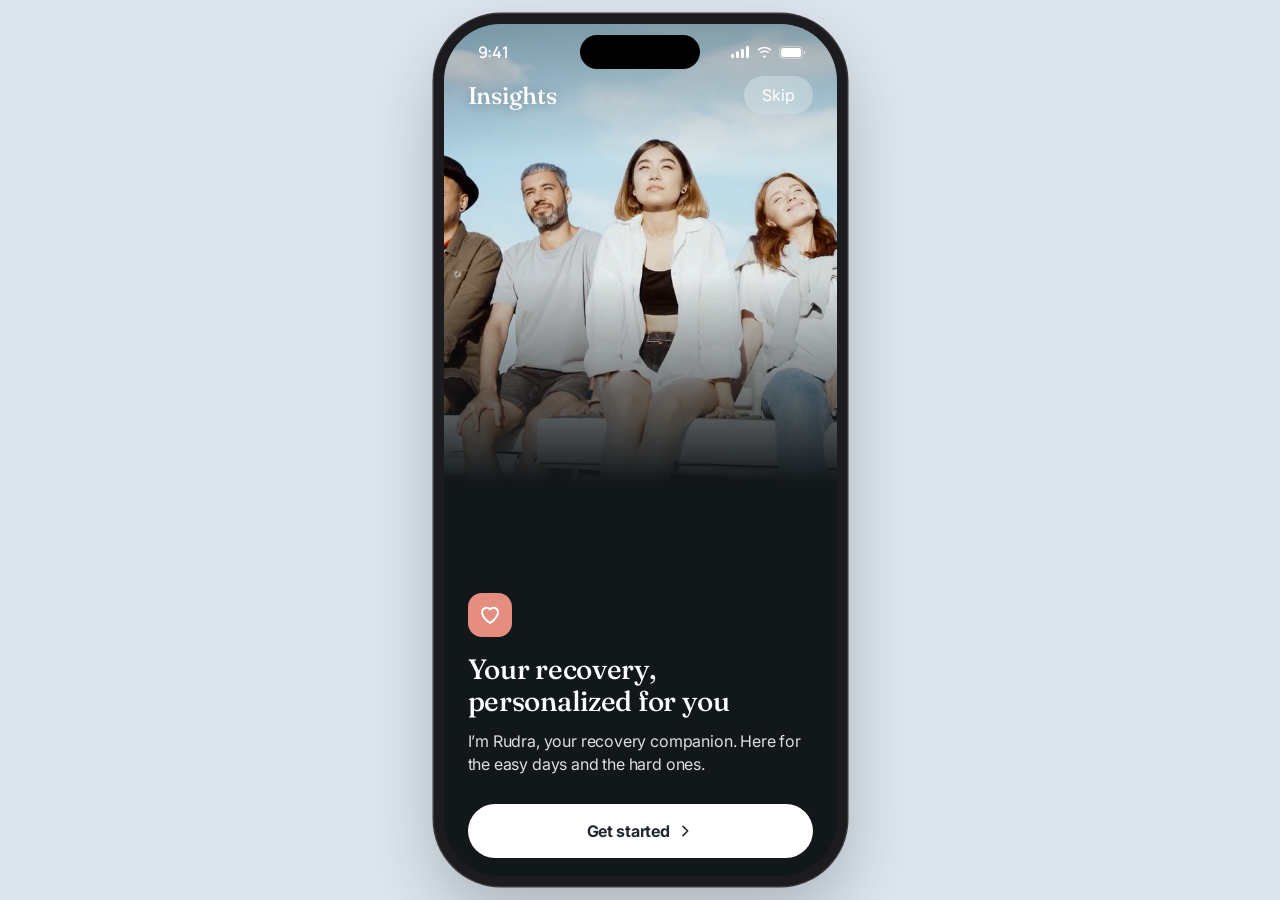
<file: index.html>
<!DOCTYPE html>
<html lang="en">
<head>
<meta charset="utf-8">
<meta name="viewport" content="width=device-width,initial-scale=1,viewport-fit=cover,user-scalable=no">
<meta name="theme-color" content="#F5F7F9">
<meta name="apple-mobile-web-app-capable" content="yes">
<meta name="apple-mobile-web-app-status-bar-style" content="default">
<title>Rudra Health</title>
<link rel="preconnect" href="https://fonts.googleapis.com">
<link rel="preconnect" href="https://fonts.gstatic.com" crossorigin>
<link href="https://fonts.googleapis.com/css2?family=Fraunces:ital,opsz,wght@0,9..144,300;0,9..144,400;0,9..144,500;1,9..144,400&family=Inter:wght@400;500;600;700&family=Manrope:wght@500;600;700;800&display=swap" rel="stylesheet">
<link rel="stylesheet" href="styles.css?v=235">
<link rel="stylesheet" href="theme.css?v=236">
<link rel="stylesheet" href="ios.css?v=115">
<link rel="stylesheet" href="soft.css?v=198">
<link rel="stylesheet" href="modules.css?v=191">
<link rel="stylesheet" href="dark.css?v=105">
<link rel="stylesheet" href="intro.css?v=119f">
<link rel="stylesheet" href="welcome.css?v=227f">
<link rel="stylesheet" href="weekly.css?v=107f">
<link rel="stylesheet" href="community.css?v=184f">
<link rel="stylesheet" href="outline.css?v=186e">
<script>try{if(!sessionStorage.getItem("rudra_demo_started")){sessionStorage.setItem("rudra_demo_started","1");localStorage.removeItem("rudra_mobile_v1")}}catch(e){}</script>
<script>try{var s=JSON.parse(localStorage.getItem("rudra_mobile_v1")||"{}");if(s.onboarded&&!/notrigger|nogate/.test(location.search))document.documentElement.classList.add("gated")}catch(e){}</script>
<script>(function(){function f(){var k=Math.min(1,(innerHeight-24)/872,(innerWidth-24)/413);document.documentElement.style.setProperty("--ps",Math.max(.4,k).toFixed(3))}f();addEventListener("resize",f)})()</script>
</head>
<body>
<div id="phone" class="phone">
  <div class="statusbar" aria-hidden="true"><b>9:41</b><span><svg width="19" height="12" viewBox="0 0 19 12" fill="currentColor"><rect x="0" y="8" width="3" height="4" rx="1"/><rect x="5" y="5.5" width="3" height="6.5" rx="1"/><rect x="10" y="3" width="3" height="9" rx="1"/><rect x="15" y="0" width="3" height="12" rx="1"/></svg><svg width="17" height="12" viewBox="0 0 17 12" fill="currentColor"><path d="M8.5 2.3c2.3 0 4.4.9 6 2.4l1-1.1A10.5 10.5 0 0 0 8.5.8 10.5 10.5 0 0 0 1.5 3.6l1 1.1a8.9 8.9 0 0 1 6-2.4zm0 3.6c1.4 0 2.7.5 3.700 1.4l1-1.100A7 7 0 0 0 8.500 4.400a7 7 0 0 0-4.700 1.800l1 1.100c1-.9 2.300-1.400 3.700-1.400zm0 3.500c.7 0 1.300.3 1.800.7L8.500 12 6.700 10.100c.5-.4 1.100-.7 1.800-.7z"/></svg><svg width="28" height="13" viewBox="0 0 28 13" fill="none"><rect x=".5" y=".5" width="23" height="12" rx="3.800" stroke="currentColor" opacity=".4"/><rect x="2" y="2" width="20" height="9" rx="2.500" fill="currentColor"/><path d="M25 4.500v4c.8-.3 1.500-1.100 1.500-2s-.7-1.700-1.500-2z" fill="currentColor" opacity=".45"/></svg></span></div>
  <div id="views"></div>
  <nav id="nav" class="nav" hidden></nav>
  <div id="toast" class="toast" role="status" aria-live="polite"></div>
</div>
<script src="app.js?v=339s"></script>
<script src="tools.js?v=330s"></script>
<script src="survey.js?v=312s"></script>
<script src="modules.js?v=251s"></script>
<script src="onboarding.js?v=296r"></script>
<script src="weekly.js?v=103r"></script>
<script src="flows.js?v=107r"></script>
<script src="community.js?v=138s"></script>
</body>
</html>
</file>
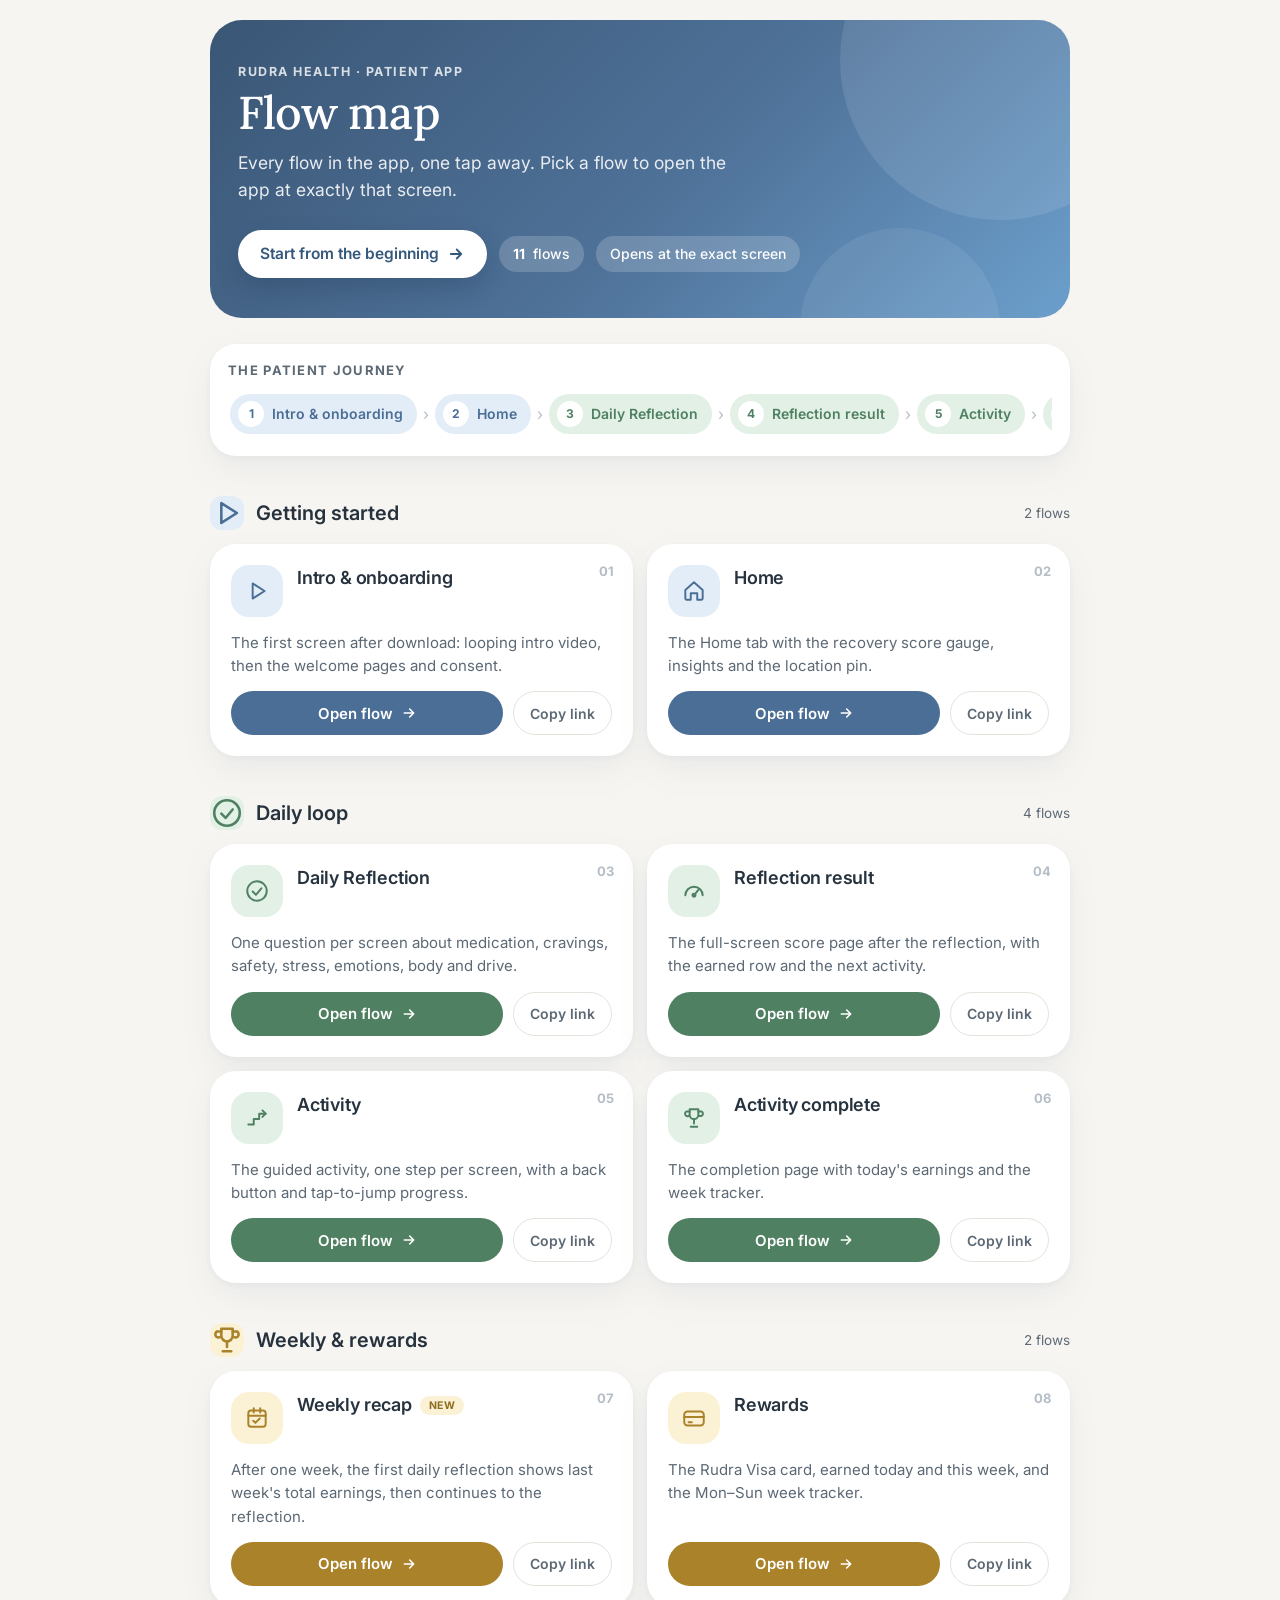
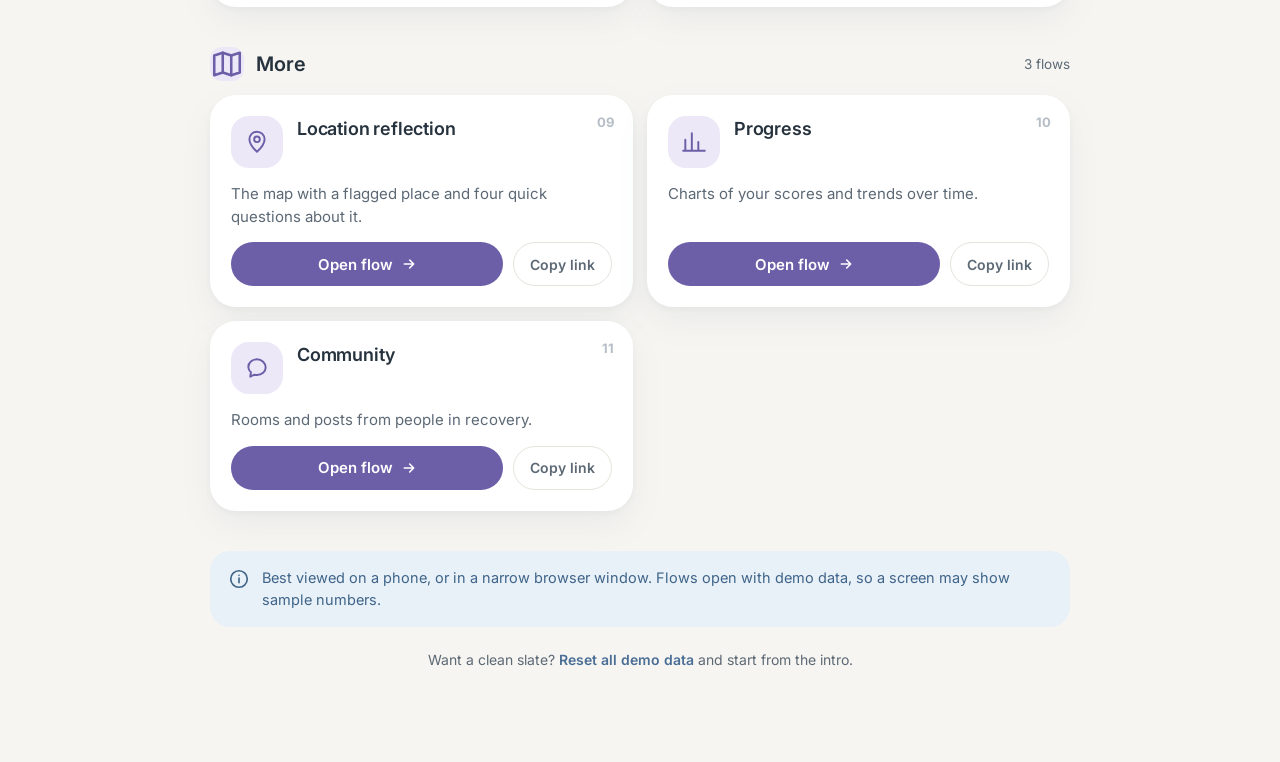
<file: flows.html>
<!doctype html>
<html lang="en">
<head>
<meta charset="utf-8">
<meta name="viewport" content="width=device-width,initial-scale=1">
<title>Rudra Health · Flow map</title>
<link rel="preconnect" href="https://fonts.googleapis.com">
<link rel="preconnect" href="https://fonts.gstatic.com" crossorigin>
<link href="https://fonts.googleapis.com/css2?family=Inter:wght@400;500;600;700&family=Lora:wght@500;600&display=swap" rel="stylesheet">
<style>
:root{--bg:#F7F5F1;--card:#fff;--ink:#26323D;--sub:#5C6975;--line:#E6E3DC;--blue:#4A6E96;--dark:#35597D}
*{box-sizing:border-box}
html{scroll-behavior:smooth}
body{margin:0;background:var(--bg);color:var(--ink);font-family:'Inter',system-ui,sans-serif;-webkit-font-smoothing:antialiased}
a{color:inherit;text-decoration:none}
.wrap{max-width:900px;margin:0 auto;padding:0 20px 80px}

/* hero */
.hero{position:relative;overflow:hidden;margin:20px 0 0;padding:44px 28px 40px;border-radius:32px;background:linear-gradient(135deg,#3A5675 0%,#4F7299 55%,#6C9FCC 100%);color:#fff}
.hero::before,.hero::after{content:"";position:absolute;border-radius:50%;background:rgba(255,255,255,.1)}
.hero::before{width:320px;height:320px;right:-90px;top:-120px}
.hero::after{width:200px;height:200px;right:70px;bottom:-110px;background:rgba(255,255,255,.07)}
.eyebrow{position:relative;font-size:12.5px;font-weight:700;letter-spacing:.12em;text-transform:uppercase;color:rgba(255,255,255,.8)}
h1{position:relative;margin:10px 0 12px;font-family:'Lora',Georgia,serif;font-size:46px;line-height:1.05;font-weight:500;letter-spacing:-.02em}
.lead{position:relative;margin:0;max-width:520px;font-size:17.5px;line-height:1.55;color:rgba(255,255,255,.88)}
.hero-row{position:relative;display:flex;flex-wrap:wrap;gap:12px;align-items:center;margin-top:26px}
.btn{display:inline-flex;align-items:center;gap:8px;height:48px;padding:0 22px;border-radius:24px;background:#fff;color:var(--dark);font-size:15.5px;font-weight:600;box-shadow:0 10px 24px rgba(20,40,70,.22);transition:transform .15s}
.btn:hover{transform:translateY(-2px)}
.stat{display:inline-flex;align-items:center;gap:8px;height:36px;padding:0 14px;border-radius:18px;background:rgba(255,255,255,.18);font-size:14px;font-weight:500}
.stat b{font-weight:700}

/* journey strip */
.jr{margin-top:26px;padding:18px 18px 14px;border-radius:26px;background:var(--card);box-shadow:0 2px 6px rgba(52,80,107,.04),0 14px 32px rgba(74,110,150,.08)}
.jr h2{margin:0 0 12px;font-size:13px;font-weight:700;letter-spacing:.1em;text-transform:uppercase;color:var(--sub)}
.jr-row{display:flex;align-items:center;gap:6px;overflow-x:auto;padding:4px 2px 8px;scrollbar-width:thin}
.jr-row a{flex:none;display:inline-flex;align-items:center;gap:8px;height:40px;padding:0 14px 0 8px;border-radius:20px;background:var(--t);color:var(--c);font-size:14px;font-weight:600;transition:transform .15s,box-shadow .15s;white-space:nowrap}
.jr-row a:hover{transform:translateY(-2px);box-shadow:0 8px 18px rgba(52,80,107,.14)}
.jr-row a i{display:grid;place-items:center;width:26px;height:26px;border-radius:50%;background:#fff;font-style:normal;font-size:12px;font-weight:700}
.jr-row .ar{flex:none;color:#B5BDC6;font-size:16px}

/* sections */
.sec{margin-top:40px}
.sec-h{display:flex;align-items:center;gap:12px;margin:0 0 14px}
.sec-h span{display:grid;place-items:center;width:34px;height:34px;border-radius:12px;background:var(--t);color:var(--c)}
.sec-h h2{margin:0;font-size:20px;font-weight:600}
.sec-h small{margin-left:auto;font-size:13.5px;color:var(--sub)}
.grid{display:grid;grid-template-columns:1fr;gap:14px}
@media(min-width:700px){.grid{grid-template-columns:1fr 1fr}}
.card{position:relative;display:flex;flex-direction:column;gap:14px;padding:20px;border-radius:26px;background:var(--card);box-shadow:0 2px 6px rgba(52,80,107,.04),0 14px 32px rgba(74,110,150,.08);border:1.5px solid transparent;transition:transform .18s,border-color .18s,box-shadow .18s;scroll-margin-top:20px}
.card:hover{transform:translateY(-3px);border-color:var(--c);box-shadow:0 2px 6px rgba(52,80,107,.05),0 20px 40px rgba(74,110,150,.14)}
.card-top{display:flex;align-items:flex-start;gap:14px}
.ic{flex:none;display:grid;place-items:center;width:52px;height:52px;border-radius:18px;background:var(--t);color:var(--c)}
.ic svg{width:26px;height:26px}
.card h3{margin:2px 0 0;font-size:18px;font-weight:600;letter-spacing:-.01em}
.n{position:absolute;top:18px;right:18px;font-size:13px;font-weight:700;color:#B5BDC6}
.new{display:inline-block;margin-left:8px;padding:3px 9px;border-radius:999px;background:#FBF1D4;color:#8E6D1E;font-size:10.5px;font-weight:700;letter-spacing:.05em;text-transform:uppercase;vertical-align:2px}
.card p{margin:0;font-size:15px;line-height:1.55;color:var(--sub);flex:1}
.acts{display:flex;gap:10px;align-items:center}
.open{flex:1;display:inline-flex;align-items:center;justify-content:center;gap:8px;height:44px;border-radius:22px;background:var(--c);color:#fff;font-size:15px;font-weight:600}
.cp{flex:none;display:inline-flex;align-items:center;gap:6px;height:44px;padding:0 16px;border-radius:22px;border:1.5px solid var(--line);background:#fff;color:var(--sub);font:600 14px 'Inter',sans-serif;cursor:pointer;transition:border-color .15s,color .15s}
.cp:hover{border-color:var(--c);color:var(--c)}
.cp.ok{border-color:#5E9A74;color:#3F6B4E;background:#EAF4EC}

.tip{display:flex;gap:12px;align-items:flex-start;margin-top:40px;padding:16px 18px;border-radius:20px;background:#E8F0F8;color:#3F6488;font-size:14.5px;line-height:1.55}
.tip svg{flex:none;width:22px;height:22px;margin-top:1px}
.foot{margin-top:24px;text-align:center;font-size:14px;color:var(--sub)}
.foot a{color:var(--blue);font-weight:600}
</style>
</head>
<body>
<main class="wrap">
  <header class="hero">
    <div class="eyebrow">Rudra Health · Patient app</div>
    <h1>Flow map</h1>
    <p class="lead">Every flow in the app, one tap away. Pick a flow to open the app at exactly that screen.</p>
    <div class="hero-row">
      <a class="btn" id="start" href="#">Start from the beginning
        <svg width="18" height="18" viewBox="0 0 24 24" fill="none" stroke="currentColor" stroke-width="2.4" stroke-linecap="round" stroke-linejoin="round"><path d="M5 12h14M13 6l6 6-6 6"/></svg></a>
      <span class="stat"><b id="count">11</b> flows</span><span class="stat">Opens at the exact screen</span>
    </div>
  </header>

  <section class="jr" aria-label="The patient journey">
    <h2>The patient journey</h2>
    <div class="jr-row" id="journey"></div>
  </section>

  <div id="sections"></div>

  <div class="tip">
    <svg viewBox="0 0 24 24" fill="none" stroke="currentColor" stroke-width="1.8" stroke-linecap="round" stroke-linejoin="round"><circle cx="12" cy="12" r="9"/><path d="M12 11v5M12 8v.01"/></svg>
    <span>Best viewed on a phone, or in a narrow browser window. Flows open with demo data, so a screen may show sample numbers.</span>
  </div>
  <p class="foot">Want a clean slate? <a href="index.html?reset=1&nogate=1&notrigger=1">Reset all demo data</a> and start from the intro.</p>
</main>

<script>
const ICON = {
  play: '<path d="M8 5v14l11-7z"/>',
  home: '<path d="M4 11l8-7 8 7v8a1 1 0 0 1-1 1h-4v-6H9v6H5a1 1 0 0 1-1-1z"/>',
  check: '<circle cx="12" cy="12" r="9"/><path d="M8 12.5l3 3 5-6"/>',
  gauge: '<path d="M4 16a8 8 0 1 1 16 0"/><path d="M12 16l4-5"/><circle cx="12" cy="16" r="1.4"/>',
  steps: '<path d="M4 18h5v-5h5V8h6"/><path d="M17 5l3 3-3 3"/>',
  trophy: '<path d="M8 4h8v5a4 4 0 0 1-8 0z"/><path d="M8 6H5a2 2 0 0 0 2 4M16 6h3a2 2 0 0 1-2 4M12 13v4M9 20h6"/>',
  cal: '<rect x="4" y="5" width="16" height="15" rx="2.5"/><path d="M4 10h16M9 3v4M15 3v4"/><path d="M8.5 14.5l2 2 4-4"/>',
  card: '<rect x="3" y="6" width="18" height="13" rx="3"/><path d="M3 11h18M7 16h3"/>',
  pin: '<path d="M12 21s-7-6.2-7-11.5A7 7 0 0 1 19 9.5C19 14.8 12 21 12 21z"/><circle cx="12" cy="9.5" r="2.6"/>',
  chart: '<path d="M4 20V10M10 20V4M16 20v-8M22 20H2"/>',
  chat: '<path d="M12 4C7.6 4 4 7.1 4 11c0 2 .9 3.7 2.4 5L5.800 20l3.900-1.800c.7.200 1.500.3 2.300.3 4.400 0 8-3.100 8-7S16.400 4 12 4z"/>',
  map: '<path d="M9 4L3 6v14l6-2 6 2 6-2V4l-6 2z"/><path d="M9 4v14M15 6v14"/>'
};
const G = {
  start: { name: 'Getting started', c: '#4A6E96', t: '#E3EDF7', ic: 'play', note: '2 flows' },
  daily: { name: 'Daily loop', c: '#4F8062', t: '#E2F0E6', ic: 'check', note: '4 flows' },
  week: { name: 'Weekly & rewards', c: '#A9822A', t: '#FBF1D4', ic: 'trophy', note: '2 flows' },
  more: { name: 'More', c: '#6C5FA8', t: '#ECE8F7', ic: 'map', note: '3 flows' }
};
const Q = '&nogate=1&notrigger=1';
const FLOWS = [
  { g: 'start', t: 'Intro & onboarding', d: 'The first screen after download: looping intro video, then the welcome pages and consent.', href: 'index.html?reset=1' + Q, ic: 'play' },
  { g: 'start', t: 'Home', d: 'The Home tab with the recovery score gauge, insights and the location pin.', href: 'index.html?flow=home' + Q, ic: 'home' },
  { g: 'daily', t: 'Daily Reflection', d: 'One question per screen about medication, cravings, safety, stress, emotions, body and drive.', href: 'index.html?flow=checkin' + Q, ic: 'check' },
  { g: 'daily', t: 'Reflection result', d: 'The full-screen score page after the reflection, with the earned row and the next activity.', href: 'index.html?flow=result' + Q, ic: 'gauge' },
  { g: 'daily', t: 'Activity', d: 'The guided activity, one step per screen, with a back button and tap-to-jump progress.', href: 'index.html?flow=activity' + Q, ic: 'steps' },
  { g: 'daily', t: 'Activity complete', d: 'The completion page with today\'s earnings and the week tracker.', href: 'index.html?flow=complete' + Q, ic: 'trophy' },
  { g: 'week', t: 'Weekly recap', d: 'After one week, the first daily reflection shows last week\'s total earnings, then continues to the reflection.', href: 'index.html?flow=weekly' + Q, ic: 'cal', isNew: true },
  { g: 'week', t: 'Rewards', d: 'The Rudra Visa card, earned today and this week, and the Mon–Sun week tracker.', href: 'index.html?flow=rewards' + Q, ic: 'card' },
  { g: 'more', t: 'Location reflection', d: 'The map with a flagged place and four quick questions about it.', href: 'index.html?flow=location' + Q, ic: 'pin' },
  { g: 'more', t: 'Progress', d: 'Charts of your scores and trends over time.', href: 'index.html?flow=progress' + Q, ic: 'chart' },
  { g: 'more', t: 'Community', d: 'Rooms and posts from people in recovery.', href: 'index.html?flow=community' + Q, ic: 'chat' }
];
const svg = k => `<svg viewBox="0 0 24 24" fill="none" stroke="currentColor" stroke-width="1.8" stroke-linecap="round" stroke-linejoin="round">${ICON[k]}</svg>`;
FLOWS.forEach((f, i) => f.n = i + 1);
document.getElementById('count').textContent = FLOWS.length;
document.getElementById('start').href = FLOWS[0].href;

// journey strip: the order a patient meets the flows
const JR = [1, 2, 3, 4, 5, 6, 8, 7];
document.getElementById('journey').innerHTML = JR.map((n, i) => { const f = FLOWS[n - 1], g = G[f.g];
  return (i ? '<span class="ar">›</span>' : '') + `<a href="#f${n}" style="--c:${g.c};--t:${g.t}"><i>${n}</i>${f.t}</a>`; }).join('');

// sections
document.getElementById('sections').innerHTML = Object.keys(G).map(k => { const g = G[k], list = FLOWS.filter(f => f.g === k);
  return `<section class="sec" style="--c:${g.c};--t:${g.t}"><div class="sec-h"><span>${svg(g.ic)}</span><h2>${g.name}</h2><small>${list.length} flow${list.length > 1 ? 's' : ''}</small></div><div class="grid">${list.map(f =>
    `<article class="card" id="f${f.n}"><span class="n">${String(f.n).padStart(2, '0')}</span><div class="card-top"><span class="ic">${svg(f.ic)}</span><div><h3>${f.t}${f.isNew ? '<span class="new">New</span>' : ''}</h3></div></div><p>${f.d}</p>
      <div class="acts"><a class="open" href="${f.href}">Open flow <svg width="16" height="16" viewBox="0 0 24 24" fill="none" stroke="currentColor" stroke-width="2.4" stroke-linecap="round" stroke-linejoin="round"><path d="M5 12h14M13 6l6 6-6 6"/></svg></a><button class="cp" type="button" data-h="${f.href}">Copy link</button></div></article>`).join('')}</div></section>`; }).join('');

// copy link
document.addEventListener('click', e => { const b = e.target.closest('.cp'); if (!b) return;
  const url = new URL(b.dataset.h, location.href).href, done = () => { b.classList.add('ok'); b.textContent = 'Copied'; setTimeout(() => { b.classList.remove('ok'); b.textContent = 'Copy link'; }, 1600); };
  if (navigator.clipboard && navigator.clipboard.writeText) navigator.clipboard.writeText(url).then(done, () => window.prompt('Copy this link', url));
  else window.prompt('Copy this link', url); });
</script>
</body>
</html>
</file>
<file: styles.css>
:root{
  --cream:#FAF8F6;--beige:#F3ECE6;--taupe:#E8DDD4;
  --espresso:#3A3330;--brown:#6B5E56;--muted:#8A7D75;--t4:#B0A69D;
  --rose:#C4A088;--rose-dk:#B58E76;
  --sage:#6E9E80;--sage-dk:#4E7B5E;--sage-lt:#E7F0EA;
  --coral:#D4736A;--coral-lt:#F5E0DD;
  --gold:#C9A84C;--gold-dk:#9A7C28;--gold-lt:#FBF4E2;
  --forest:#24473E;--forest-dk:#1A332C;
  --peach:#FBE6E3;--sky:#CFE3F5;--mint:#FDF1DB;--lav:#FBE6E3;--butter:#FBEFB8;
  --serif:'Cormorant Garamond',Georgia,serif;--ui:'Josefin Sans','Helvetica Neue',sans-serif;
  --sat:env(safe-area-inset-top,0px);--sab:env(safe-area-inset-bottom,0px);
}
*,*::before,*::after{box-sizing:border-box;margin:0;padding:0;-webkit-tap-highlight-color:transparent}
html,body{height:100%}
body{font-family:var(--ui);background:var(--taupe);color:var(--espresso);-webkit-font-smoothing:antialiased;display:flex;align-items:center;justify-content:center;overflow:hidden}
button{font:inherit;color:inherit;background:none;border:0;cursor:pointer}
input{font:inherit}
svg{display:block}

/* ── phone shell: edge-to-edge on phones, framed on desktop ── */
.phone{position:relative;width:100vw;height:100dvh;background:var(--cream);overflow:hidden}
@media (min-width:481px){
  .phone{width:392px;height:min(844px,calc(100vh - 32px));border-radius:44px;border:8px solid var(--espresso);box-shadow:0 40px 90px rgba(58,51,48,.22)}
}
#views{position:absolute;inset:0}
.view{position:absolute;inset:0;overflow-y:auto;overflow-x:hidden;padding-bottom:calc(110px + var(--sab));scrollbar-width:none;background:var(--cream)}
.view::-webkit-scrollbar{display:none}
.view[hidden]{display:none}
.view.dark{background:#0E0C0B;color:#fff}
.view.noscroll{overflow:hidden;padding-bottom:0}

h1,h2,h3{font-family:var(--serif);font-weight:500;letter-spacing:-.01em}
.eyebrow{font-size:12px;font-weight:600;letter-spacing:.16em;text-transform:uppercase;color:var(--brown)}
.muted{color:var(--muted)}
.pad{padding:0 20px}

/* ── buttons ── */
.btn{display:flex;align-items:center;justify-content:center;gap:8px;width:100%;height:54px;border-radius:27px;background:var(--forest);color:#fff;font-weight:600;font-size:16px;letter-spacing:.02em;transition:transform .12s,opacity .2s}
.btn:active{transform:scale(.97)}
.btn.ghost{background:transparent;color:var(--brown);height:44px;font-weight:500}
.btn.light{background:#fff;color:var(--forest)}
.btn.warm{background:var(--rose-dk)}
.btn[disabled]{opacity:.4;pointer-events:none}
.icon-btn{width:40px;height:40px;border-radius:50%;display:grid;place-items:center;background:rgba(255,255,255,.18);color:inherit}
.icon-btn.solid{background:var(--beige);color:var(--espresso)}

/* ── hero (home) ── */
.hero{position:relative;background:var(--forest);color:#fff;padding:calc(var(--sat) + 16px) 22px 0;height:268px;overflow:hidden}
.hero-top{display:flex;justify-content:space-between;align-items:center;position:relative;z-index:2}
.logo{font-size:12px;letter-spacing:.38em;text-transform:uppercase;font-weight:500}
.help-pill{display:flex;align-items:center;gap:6px;background:var(--coral);color:#fff;font-weight:600;font-size:12px;letter-spacing:.06em;padding:8px 14px;border-radius:20px}
.hero h1{font-size:42px;line-height:1.05;margin-top:30px;position:relative;z-index:2;max-width:260px}
.hero-art{position:absolute;right:0;bottom:0;width:100%;height:150px;z-index:1}
.chips{display:flex;gap:10px;padding:16px 20px 4px;position:relative;z-index:3}
.chip{display:flex;align-items:center;gap:7px;background:#fff;border-radius:20px;padding:9px 14px;font-weight:600;font-size:16px;box-shadow:none}
.chip b{font-weight:700}
.sec{padding:22px 20px 0}
.sec-h{display:flex;justify-content:space-between;align-items:baseline;margin-bottom:12px}

/* ── cards ── */
.card{background:#fff;border-radius:24px;padding:20px;box-shadow:none}
.card.center{text-align:center}
.ci-card{background:#fff;border-radius:26px;padding:22px;box-shadow:none;position:relative;overflow:hidden}
.ci-card h2{font-size:26px;line-height:1.1;margin:10px 0 8px}
.ci-card p{color:var(--brown);font-size:16px;line-height:1.5;margin-bottom:18px}
.reward-row{display:flex;gap:10px;margin-bottom:18px}
.reward-tile{flex:1;border-radius:16px;padding:12px 10px;text-align:center;font-size:12px;font-weight:600;color:var(--brown)}
.reward-tile b{display:block;font-size:20px;font-family:var(--serif);color:var(--espresso);margin-bottom:2px}
.done-badge{display:inline-flex;align-items:center;gap:6px;background:var(--sage-lt);color:var(--sage-dk);font-weight:600;font-size:12px;padding:6px 12px;border-radius:14px}

.coach-card{display:flex;gap:14px;align-items:flex-start;background:var(--beige);border-radius:22px;padding:16px}
.coach-card .bubble{flex:1;font-size:16px;line-height:1.5;color:var(--espresso)}
.coach-card .who{font-size:12px;font-weight:600;letter-spacing:.12em;text-transform:uppercase;color:var(--rose-dk);margin-bottom:4px}
.hscroll{display:flex;gap:12px;overflow-x:auto;padding:0 20px;margin:0 -20px;scrollbar-width:none;scroll-snap-type:x mandatory}
.hscroll::-webkit-scrollbar{display:none}
.mini-tile{flex:0 0 150px;height:128px;border-radius:26px;padding:16px;color:#fff;display:flex;flex-direction:column;justify-content:flex-end;scroll-snap-align:start;position:relative;overflow:hidden}
.mini-tile b{font-family:var(--serif);font-size:20px;font-weight:500;line-height:1.05}
.mini-tile span{font-size:12px;opacity:.8;margin-top:3px}
.demo-strip{margin:22px 20px 0;padding:14px;border:1.5px dashed var(--taupe);border-radius:18px}
.demo-strip .eyebrow{display:block;margin-bottom:10px;font-size:12px}
.seg{display:flex;gap:6px;flex-wrap:wrap}
.seg button{padding:8px 13px;border-radius:16px;background:var(--beige);font-weight:600;font-size:12px;color:var(--brown)}
.seg button.on{background:var(--forest);color:#fff}

/* ── floating nav pill ── */
.nav{position:absolute;left:18px;right:18px;bottom:calc(14px + var(--sab));height:64px;border-radius:32px;background:rgba(36,28,26,.94);backdrop-filter:blur(14px);-webkit-backdrop-filter:blur(14px);display:flex;padding:6px;gap:4px;z-index:30;box-shadow:none}
.nav[hidden]{display:none}
.nav button{flex:1;border-radius:26px;display:flex;flex-direction:column;align-items:center;justify-content:center;gap:2px;color:rgba(255,255,255,.55);font-size:12px;font-weight:600;letter-spacing:.04em;transition:background .2s,color .2s}
.nav button.on{background:rgba(255,255,255,.14);color:#fff}

/* ── layers (check-in, tools, players, sheets) ── */
.layer{position:absolute;inset:0;z-index:50;background:var(--cream);overflow-y:auto;overflow-x:hidden;transform:translateY(24px);opacity:0;transition:transform .28s cubic-bezier(.2,.8,.2,1),opacity .22s;scrollbar-width:none;display:flex;flex-direction:column}
.layer::-webkit-scrollbar{display:none}
.layer.in{transform:none;opacity:1}
.layer.dark{background:#0E0C0B;color:#fff}
.layer.sheet-wrap{background:rgba(30,22,20,.45);justify-content:flex-end;transform:none;overflow:hidden}
.layer-top{display:flex;align-items:center;gap:12px;padding:calc(var(--sat) + 14px) 18px 8px;flex-shrink:0}
.layer-top h3{font-size:20px;flex:1;text-align:center;margin-right:40px}
.layer-body{flex:1;padding:8px 20px calc(24px + var(--sab));display:flex;flex-direction:column}
.sheet{background:var(--cream);border-radius:28px 28px 0 0;padding:22px 20px calc(24px + var(--sab));max-height:86%;overflow-y:auto;animation:up .3s cubic-bezier(.2,.8,.2,1)}
@keyframes up{from{transform:translateY(60px);opacity:0}to{transform:none;opacity:1}}
.sheet h2{font-size:26px;margin-bottom:6px}
.help-row{display:flex;align-items:center;gap:14px;background:#fff;border-radius:18px;padding:14px 16px;margin-top:10px;width:100%;text-align:left;box-shadow:none}
.help-row .ico{width:42px;height:42px;border-radius:50%;display:grid;place-items:center;flex-shrink:0}
.help-row b{display:block;font-size:16px}
.help-row span.d{font-size:12px;color:var(--muted)}

/* ── onboarding ── */
.onb{display:flex;flex-direction:column;height:100%;background:#fff}
.onb h2{text-align:center;font-family:var(--ui);font-weight:600;font-size:20px;padding:calc(var(--sat) + 28px) 20px 0}
.onb .sub{text-align:center;color:#4A5FA8;font-weight:600;font-size:20px;margin:14px 0 16px}
.slides{flex:1;display:flex;overflow-x:auto;scroll-snap-type:x mandatory;scrollbar-width:none;min-height:0}
.slides::-webkit-scrollbar{display:none}
.slide{flex:0 0 100%;scroll-snap-align:center;padding:0 34px;display:flex;flex-direction:column}
.slide .art{flex:1;border-radius:22px;display:grid;place-items:center;max-height:340px;min-height:240px;position:relative;overflow:hidden}
.slide .art::after{content:"";position:absolute;right:-30px;bottom:-30px;width:120px;height:120px;border-radius:50%;border:14px solid rgba(255,255,255,.35);box-shadow:0 0 0 14px rgba(255,255,255,.2)}
.slide h3{font-family:var(--ui);font-weight:600;font-size:26px;text-align:center;margin:26px 0 10px}
.slide p{text-align:center;color:#5B5450;font-size:16px;line-height:1.55;padding:0 4px}
.onb-foot{position:relative;height:120px;flex-shrink:0;overflow:hidden}
.onb-foot::before{content:"";position:absolute;right:-60px;bottom:-60px;width:260px;height:150px;background:#F1F7FD;border-radius:50% 0 0 0}
.dots{position:absolute;left:24px;top:30px;display:flex;gap:7px;align-items:center}
.dots i{width:9px;height:9px;border-radius:50%;background:#FCE8CF;transition:all .25s}
.dots i.on{width:34px;border-radius:6px;background:#F2A93B}
.dots i.past{background:#F2A93B}
.skip{position:absolute;right:22px;bottom:22px;width:64px;height:64px;border-radius:50%;background:#F2A93B;color:#fff;font-weight:600;font-size:16px;box-shadow:none}
.skip.go{width:auto;padding:0 22px;border-radius:32px}

/* ── setup ── */
.setup{padding:calc(var(--sat) + 40px) 24px 30px;min-height:100%;display:flex;flex-direction:column;background:var(--cream)}
.setup h1{font-size:42px;line-height:1.05;margin-bottom:10px}
.setup p.lead{color:var(--brown);font-size:16px;line-height:1.5;margin-bottom:26px}
.field{width:100%;height:58px;border-radius:18px;border:1.5px solid var(--taupe);background:#fff;padding:0 18px;font-size:20px;color:var(--espresso);outline:none}
.field:focus{border-color:var(--rose)}
.coach-opts{display:flex;flex-direction:column;gap:12px;margin-bottom:22px}
.coach-opt{display:flex;align-items:center;gap:14px;background:#fff;border:2px solid transparent;border-radius:20px;padding:14px;text-align:left;box-shadow:none;transition:border-color .15s}
.coach-opt.on{border-color:var(--sage)}
.coach-opt b{display:block;font-size:16px}
.coach-opt span{font-size:12px;color:var(--muted)}
.pill-row{display:flex;gap:8px;flex-wrap:wrap;margin:8px 0 24px}
.pill{padding:10px 16px;border-radius:20px;background:#fff;border:1.5px solid var(--taupe);font-weight:600;font-size:16px;color:var(--brown)}
.pill.on{background:var(--forest);border-color:var(--forest);color:#fff}

/* ── check-in ── */
.ci-bar{height:6px;background:var(--taupe);border-radius:3px;margin:0 18px;overflow:hidden;flex-shrink:0}
.ci-bar i{display:block;height:100%;background:var(--sage);border-radius:3px;transition:width .35s}
.q-wrap{flex:1;display:flex;flex-direction:column;padding:26px 22px calc(24px + var(--sab));animation:slideIn .32s cubic-bezier(.2,.8,.2,1)}
@keyframes slideIn{from{transform:translateX(34px);opacity:0}to{transform:none;opacity:1}}
.q-count{font-size:12px;font-weight:600;letter-spacing:.14em;text-transform:uppercase;color:var(--rose-dk)}
.q-text{font-size:33px;line-height:1.1;margin:10px 0 8px}
.q-tip{font-size:12px;color:var(--muted);line-height:1.45;margin-bottom:6px;display:flex;gap:8px}
.q-memory{font-size:12px;color:var(--sage-dk);background:var(--sage-lt);border-radius:12px;padding:8px 12px;margin-bottom:4px}
.opts{display:flex;flex-direction:column;gap:11px;margin-top:20px}
.opt{display:flex;align-items:center;gap:14px;background:#fff;border:2px solid transparent;border-radius:20px;padding:0 18px;height:60px;font-size:16px;font-weight:500;text-align:left;box-shadow:none;transition:all .18s}
.opt i{width:14px;height:14px;border-radius:50%;flex-shrink:0}
.opt.sel{border-color:var(--sage);background:var(--sage-lt);transform:scale(1.02)}
.big-emoji{width:84px;height:84px;border-radius:30px;display:grid;place-items:center;margin-bottom:6px}

/* score */
.score-card{background:#fff;border-radius:24px;padding:20px 18px 14px;box-shadow:none}
.score-card h3{font-family:var(--ui);font-weight:600;font-size:20px}
.gauge{position:relative;width:230px;height:200px;margin:2px auto 0}
.gauge svg{width:230px;height:230px;margin-top:-14px}
.gauge .num{position:absolute;left:0;right:0;top:66px;text-align:center}
.gauge .num b{font-size:53px;font-weight:700;display:block;line-height:1}
.gauge .num span{font-size:16px;color:var(--muted)}
.delta{text-align:center;font-size:12px;font-weight:600;margin:-6px 0 6px}
.str-h{display:flex;justify-content:space-between;align-items:baseline;margin:24px 2px 6px}
.str-h h3{font-family:var(--ui);font-weight:600;font-size:20px}
.str{padding:11px 2px 10px;border-bottom:1px solid #EFE8E2}
.str:last-child{border-bottom:0}
.str-r{display:flex;justify-content:space-between;font-size:16px;color:#8E8680}
.str-r b{color:var(--espresso);font-size:16px}
.str-bar{height:7px;border-radius:4px;background:#E8E4E0;margin-top:8px;overflow:hidden}
.str-bar i{display:block;height:100%;width:0;border-radius:4px;transition:width .9s cubic-bezier(.2,.8,.2,1)}
.coach-panel{background:var(--beige);border-radius:22px;padding:16px;margin-top:18px}
.coach-panel .head{display:flex;gap:12px;align-items:center;margin-bottom:10px}
.msg-coach{background:#fff;border-radius:6px 18px 18px 18px;padding:12px 14px;font-size:16px;line-height:1.5;margin-bottom:8px;animation:pop .25s}
.msg-me{background:var(--forest);color:#fff;border-radius:18px 6px 18px 18px;padding:10px 14px;font-size:16px;margin:0 0 8px auto;width:fit-content;max-width:85%;animation:pop .25s}
@keyframes pop{from{transform:scale(.94);opacity:0}to{transform:none;opacity:1}}
.qr{display:flex;gap:8px;flex-wrap:wrap;margin-top:6px}
.qr button{background:#fff;border:1.5px solid var(--rose);color:var(--rose-dk);font-weight:600;font-size:12px;padding:8px 14px;border-radius:18px}
.trend{margin-top:18px;background:#fff;border-radius:22px;padding:16px}
.rec-card{display:flex;gap:14px;align-items:center;border-radius:22px;padding:16px;color:#fff;margin-top:18px;text-align:left;width:100%}
.rec-card b{font-family:var(--serif);font-size:26px;font-weight:500;display:block;line-height:1.05}
.rec-card .d{font-size:12px;opacity:.85;margin-top:3px}
.lvl{display:inline-block;background:rgba(255,255,255,.22);padding:3px 9px;border-radius:10px;font-size:12px;font-weight:700;letter-spacing:.08em;margin-bottom:6px}

/* reward */
.reward-screen{align-items:center;text-align:center;padding-top:calc(var(--sat) + 40px)}
.coin{width:130px;height:130px;animation:bounce 1.2s ease-out}
@keyframes bounce{0%{transform:scale(0) rotate(-40deg)}55%{transform:scale(1.18) rotate(8deg)}100%{transform:none}}
.big-amt{font-family:var(--serif);font-size:53px;line-height:1;margin:14px 0 4px}
.break{width:100%;background:#fff;border-radius:20px;padding:6px 16px;margin:20px 0 14px}
.break div{display:flex;justify-content:space-between;padding:11px 0;border-bottom:1px solid #F0E9E3;font-size:16px}
.break div:last-child{border-bottom:0;font-weight:700}
.prog{height:10px;background:var(--taupe);border-radius:5px;overflow:hidden;width:100%}
.prog i{display:block;height:100%;background:var(--gold);border-radius:5px;transition:width 1s}

/* ── tools ── */
.tools-head{display:flex;justify-content:space-between;align-items:center;padding:calc(var(--sat) + 20px) 18px 10px}
.tools-head h1{font-size:42px;color:#fff}
.tools-sub{padding:0 18px 12px;color:rgba(255,255,255,.55);font-size:16px;line-height:1.45}
.tgrid{display:grid;grid-template-columns:1fr 1fr;gap:10px;padding:0 10px}
.tile{aspect-ratio:1/1.02;border-radius:42px;padding:16px;display:flex;flex-direction:column;align-items:center;justify-content:center;text-align:center;color:#fff;position:relative;overflow:hidden;transition:transform .15s}
.tile:active{transform:scale(.97)}
.tile .bgart{position:absolute;inset:0;opacity:.35}
.tile b{font-family:var(--serif);font-weight:600;font-size:26px;line-height:1.04;position:relative;text-shadow:0 1px 10px rgba(0,0,0,.18)}
.tile span{font-size:12px;margin-top:12px;position:relative;opacity:.92}
.tool-hero{padding:calc(var(--sat) + 8px) 18px 0}
.tool-hero h1{font-size:42px;line-height:1;margin:18px 0 10px;color:#fff}
.tool-hero p{font-family:var(--serif);font-style:italic;font-size:20px;color:rgba(255,255,255,.55);line-height:1.2}
.row-card{display:flex;align-items:center;gap:14px;border-radius:32px;padding:20px 22px;min-height:112px;color:#fff;margin:0 10px 10px;text-align:left;width:calc(100% - 20px);position:relative;overflow:hidden}
.row-card b{font-family:var(--serif);font-weight:600;font-size:26px;line-height:1.08;flex:1;position:relative}
.row-card .n{font-family:var(--serif);font-size:68px;line-height:1;position:relative}
.row-card .d{font-size:12px;opacity:.8;font-family:var(--ui);font-weight:400;display:block;margin-top:4px}
.row-card .tick{position:absolute;right:16px;top:14px;background:rgba(255,255,255,.2);border-radius:50%;width:24px;height:24px;display:grid;place-items:center}

/* ── players ── */
.player{align-items:center;text-align:center;padding:0 24px calc(28px + var(--sab));flex:1;display:flex;flex-direction:column}
.orb-wrap{flex:1;display:grid;place-items:center;width:100%}
.orb{width:210px;height:210px;border-radius:50%;background:radial-gradient(circle at 35% 30%,#9FCDB0,#4E7B5E 70%);display:grid;place-items:center;font-family:var(--serif);font-size:26px;color:#fff;transition:transform 1s ease-in-out;box-shadow:none}
.phase{font-size:20px;color:rgba(255,255,255,.8);height:28px;margin:10px 0 6px}
.player .hint{color:rgba(255,255,255,.55);font-size:16px;line-height:1.5;max-width:290px;margin:0 auto 20px;min-height:42px}
.ring{position:relative;width:220px;height:220px;margin:10px auto 18px}
.ring svg{width:220px;height:220px;transform:rotate(-90deg)}
.ring .mid{position:absolute;inset:0;display:grid;place-items:center;font-family:var(--serif);font-size:53px}
.step-txt{font-family:var(--serif);font-size:26px;line-height:1.22;min-height:130px;padding:0 4px;animation:slideIn .4s}
.step-meta{font-size:12px;font-weight:600;letter-spacing:.14em;text-transform:uppercase;color:rgba(255,255,255,.5)}
.sound-row{display:flex;align-items:center;gap:14px;width:100%;border-radius:26px;padding:18px 20px;color:#fff;margin-bottom:10px;text-align:left;transition:box-shadow .2s}
.sound-row.on{box-shadow:0 0 0 3px #fff inset}
.sound-row b{font-family:var(--serif);font-size:26px;font-weight:600;flex:1}
.q-card{flex:1;border-radius:36px;display:flex;flex-direction:column;align-items:center;justify-content:center;padding:34px 28px;text-align:center;color:#fff;font-family:var(--serif);font-size:33px;line-height:1.14;margin:12px 0 18px;animation:slideIn .35s;position:relative;overflow:hidden}
.q-nav{display:flex;align-items:center;justify-content:space-between;gap:12px}
.q-nav button{width:54px;height:54px;border-radius:50%;background:rgba(255,255,255,.12);display:grid;place-items:center;color:#fff}
.q-nav .count{font-size:12px;color:rgba(255,255,255,.55)}
.lesson p{font-size:16px;line-height:1.6;color:rgba(255,255,255,.82);margin-bottom:16px;text-align:left}
.lesson h1{font-size:42px;line-height:1.05;margin:16px 0 18px;text-align:left}
.complete{align-items:center;text-align:center;justify-content:center;gap:10px}
.complete h2{font-size:33px}

/* ── coach chat ── */
.chat-head{display:flex;align-items:center;gap:12px;padding:calc(var(--sat) + 16px) 20px 14px;border-bottom:1px solid var(--taupe);background:var(--cream);position:sticky;top:0;z-index:5}
.chat-head b{font-family:var(--serif);font-size:26px;font-weight:600;display:block;line-height:1}
.chat-head span{font-size:12px;color:var(--sage-dk);font-weight:600}
.chat{padding:18px 20px 12px;display:flex;flex-direction:column}
.chat .msg-coach{max-width:86%;box-shadow:none}
.chat-in{position:absolute;left:0;right:0;bottom:calc(92px + var(--sab));padding:10px 16px;background:linear-gradient(transparent,var(--cream) 30%);display:flex;gap:8px;z-index:20}
.chat-in input{flex:1;height:48px;border-radius:24px;border:1.5px solid var(--taupe);background:#fff;padding:0 18px;font-size:16px;outline:none}
.chat-in button{width:48px;height:48px;border-radius:50%;background:var(--forest);color:#fff;display:grid;place-items:center}

/* ── wallet ── */
.wallet-hero{background:var(--forest);color:#fff;padding:calc(var(--sat) + 22px) 22px 28px;border-radius:0 0 36px 36px;text-align:center}
.wallet-hero .amt{font-family:var(--serif);font-size:68px;line-height:1;margin:10px 0 2px;display:flex;align-items:center;justify-content:center;gap:10px}
.txn{display:flex;align-items:center;gap:12px;padding:13px 0;border-bottom:1px solid #F0E9E3}
.txn:last-child{border-bottom:0}
.txn .ic{width:40px;height:40px;border-radius:14px;display:grid;place-items:center;background:var(--gold-lt);color:var(--gold-dk)}
.txn .t{flex:1;font-size:16px;font-weight:500}
.txn .t small{display:block;font-size:12px;color:var(--muted);font-weight:400}
.txn b{color:var(--sage-dk)}
.goal{background:#fff;border-radius:20px;padding:16px;margin-bottom:10px;box-shadow:none}
.goal .r{display:flex;justify-content:space-between;margin-bottom:10px;font-weight:600;font-size:16px}
.goal .r span{color:var(--gold-dk)}

/* ── me ── */
.me-head{padding:calc(var(--sat) + 26px) 20px 6px;display:flex;align-items:center;gap:16px}
.me-head h1{font-size:33px;line-height:1}
.set-row{display:flex;align-items:center;justify-content:space-between;gap:12px;background:#fff;border-radius:18px;padding:14px 16px;margin-bottom:10px;width:100%;text-align:left}
.set-row b{font-size:16px;display:block}
.set-row small{color:var(--muted);font-size:12px}

.toast{position:absolute;left:50%;bottom:calc(100px + var(--sab));transform:translate(-50%,20px);background:var(--espresso);color:#fff;padding:11px 18px;border-radius:20px;font-size:16px;font-weight:500;opacity:0;pointer-events:none;transition:all .25s;z-index:200;white-space:nowrap}
.toast.show{opacity:1;transform:translate(-50%,0)}
.confetti{position:absolute;top:-10px;width:9px;height:14px;border-radius:2px;pointer-events:none;animation:fall 2.2s ease-in forwards;z-index:60}
@keyframes fall{to{transform:translateY(780px) rotate(540deg);opacity:0}}
@media (prefers-reduced-motion:reduce){*{animation-duration:.01ms!important;transition-duration:.01ms!important}}

/* coach chat layout */
.view.flexcol:not([hidden]){display:flex;flex-direction:column;overflow:hidden;padding-bottom:0}
.chat-scroll{flex:1;overflow-y:auto;padding-bottom:170px;scrollbar-width:none}
.chat-scroll::-webkit-scrollbar{display:none}

/* ═════════ POLISH: one shared scale for radius, shadow and spacing ═════════ */
:root{
  --r-card:24px;--r-tile:30px;--r-ctl:18px;
  --sh-card:none;
  --gutter:20px;--gap:12px;--sec-gap:28px;
}
.view{padding-bottom:calc(132px + var(--sab))}
.sec{padding:var(--sec-gap) var(--gutter) 0}
.eyebrow{font-size:12px;font-weight:600;letter-spacing:.16em;text-transform:uppercase;color:var(--muted)}
.sec-h{margin-bottom:var(--gap)}

/* cards — same radius + shadow everywhere */
.card,.ci-card,.goal,.set-row,.coach-opt,.help-row,.score-card,.trend,.opt,.break{border-radius:var(--r-card);box-shadow:none}
.set-row,.coach-opt,.help-row,.opt{border-radius:var(--r-ctl)}
.coach-card{border-radius:var(--r-card);background:var(--beige);box-shadow:none}
.ci-card{background:linear-gradient(180deg,#fff 55%,#F3F8F4);padding:24px 22px}
.chips{padding:18px var(--gutter) 0}
.chip{box-shadow:none}
.trend{margin-top:var(--gap);padding:16px}

/* bug: first suggested tile ignored the page gutter (scroll-snap ignored padding) */
.hscroll{scroll-padding:0 var(--gutter);gap:var(--gap)}
.hscroll::after{content:"";flex:0 0 1px}

/* tiles — one family: same radius, same type */
.mini-tile,.row-card{border-radius:var(--r-tile)}
.tile{border-radius:36px}
.mini-tile b,.row-card b,.tile b{font-size:26px;line-height:1.06}
.tile span,.mini-tile span,.row-card .d{font-size:12px}
.mini-tile{flex-basis:156px;height:132px}

/* wallet */
.wallet-hero{padding-bottom:32px}
.wallet-hero .amt{font-size:68px;line-height:1.15;margin:12px 0 8px;gap:12px}
.goal{padding:16px 18px;margin-bottom:var(--gap)}
.goal.done{display:flex;align-items:center;gap:14px;padding:14px 18px}
.goal.done .tick{width:34px;height:34px;border-radius:50%;background:var(--sage-lt);color:var(--sage-dk);display:grid;place-items:center;flex-shrink:0}
.goal.done b{font-size:16px;display:block}
.goal.done small{font-size:12px;color:var(--muted)}
.goal.done .tag{margin-left:auto;font-size:12px;font-weight:600;letter-spacing:.08em;text-transform:uppercase;color:var(--sage-dk)}
.group{background:#fff;border-radius:var(--r-card);box-shadow:none;padding:4px 18px}

/* me */
.me-head{padding:calc(var(--sat) + 32px) var(--gutter) 4px;flex-direction:column;align-items:flex-start;gap:14px}
.me-head h1{font-size:42px}
.set-row{margin-bottom:var(--gap)}
.coach-opts{gap:var(--gap)}

/* icons: one weight */
.nav svg{stroke-width:1.7}
.nav{box-shadow:none}
.nav button span{font-weight:500}

/* press feedback + motion */
.card,.tile,.mini-tile,.row-card,.opt,.set-row,.coach-opt,.pill,.help-row{transition:transform .15s ease,box-shadow .2s ease,border-color .2s}
.mini-tile:active,.row-card:active,.set-row:active,.coach-opt:active,.help-row:active{transform:scale(.98)}
.btn:not(.ghost):not(.light){box-shadow:none}
@keyframes fadeUp{from{opacity:0;transform:translateY(10px)}to{opacity:1;transform:none}}
.view:not([hidden]) .sec,.view:not([hidden]) .chips,.view:not([hidden]) .group{animation:fadeUp .45s cubic-bezier(.2,.8,.2,1) both}
.view:not([hidden]) .sec:nth-of-type(2){animation-delay:.05s}.view:not([hidden]) .sec:nth-of-type(3){animation-delay:.1s}.view:not([hidden]) .sec:nth-of-type(4){animation-delay:.15s}

/* ═════════ VISUAL UPGRADE ═════════ */
.hero{height:300px;padding-bottom:0}
.hero h1{font-size:42px;margin-top:26px}
.hero-art{height:190px;width:100%}
.home-sheet{position:relative;z-index:4;margin-top:-34px;background:var(--cream);border-radius:32px 32px 0 0;padding-top:20px}
.home-sheet>.sec:first-child{margin-top:-2px}

.streak-card{background:#fff;border-radius:var(--r-card);box-shadow:none;padding:16px 18px 14px}
.sc-top{display:flex;justify-content:space-between;align-items:center;margin-bottom:14px}
.sc-l,.sc-r{display:flex;align-items:center;gap:10px}
.sc-l{color:var(--coral)}
.sc-l div,.sc-r{display:flex;align-items:baseline;gap:6px;color:var(--espresso)}
.sc-l b{font-family:var(--serif);font-size:33px;font-weight:600;line-height:1}
.sc-l span,.sc-r span{font-size:12px;color:var(--muted)}
.sc-r{background:var(--gold-lt);padding:7px 13px;border-radius:18px;color:var(--gold-dk);align-items:center}
.sc-r b{font-size:16px;font-weight:700}
.sc-r svg{align-self:center}
.week{display:flex;justify-content:space-between}
.wd{display:flex;flex-direction:column;align-items:center;gap:6px}
.wd i{width:34px;height:34px;border-radius:50%;border:1.8px dashed var(--taupe);display:grid;place-items:center;color:#fff}
.wd.done i{background:var(--sage);border:0}
.wd.now i{border:2px solid var(--forest);border-style:solid}
.wd.now.done i{background:var(--forest)}
.wd span{font-size:12px;font-weight:600;color:var(--muted)}
.wd.now span{color:var(--forest)}

/* quiz */
.q-ic{width:60px;height:60px;border-radius:20px;display:grid;place-items:center;margin-bottom:18px}
.q-text{font-size:33px}
.opt{position:relative;padding-right:56px}
.opt::after{content:"";position:absolute;right:18px;top:50%;width:24px;height:24px;margin-top:-12px;border-radius:50%;border:2px solid var(--taupe);transition:all .18s}
.opt.sel::after{content:"✓";background:var(--sage);border-color:var(--sage);color:#fff;font-size:16px;font-weight:700;display:grid;place-items:center}

/* score */
.score-card{padding-bottom:20px}
.rating{width:fit-content;margin:-4px auto 0;padding:7px 18px;border-radius:18px;font-weight:600;font-size:12px;letter-spacing:.06em;text-transform:uppercase}
.rating.ok{background:var(--sage-lt);color:var(--sage-dk)}
.rating.low{background:var(--gold-lt);color:var(--gold-dk)}
.str-bar{height:8px}
.str-h h3{font-family:var(--serif);font-size:26px;font-weight:600}
.score-card h3{font-family:var(--serif);font-size:20px;font-weight:600}

/* onboarding */
.slide .art{border-radius:28px}
.slide .art::before{content:"✦";position:absolute;left:22px;top:18px;font-size:20px;color:rgba(255,255,255,.7);z-index:1}
.slide h3{font-family:var(--serif);font-size:33px;font-weight:600;line-height:1.1;letter-spacing:-.01em}
.onb h2{font-family:var(--serif);font-size:26px;font-weight:600}
.onb .sub{font-size:12px;letter-spacing:.16em;text-transform:uppercase;color:var(--muted);font-weight:600}

/* tools */
.tile{box-shadow:inset 0 1px 0 rgba(255,255,255,.18)}
.tools-head h1{font-size:42px}
.hero h1{max-width:330px;font-size:42px}
.rating{margin:6px auto 0}
.delta{margin:12px 0 0}
</file>
<file: theme.css>
/* Rudra Health — fintech-style theme
   Direction: deep indigo home with a big arc gauge, white rounded cards, gradient icon chips,
   floating black nav pill, green step-flow for check-ins, glossy illustrations.
   Loaded after styles.css; redefines the tokens and the components. */

:root{
  --font:'Inter',-apple-system,'Helvetica Neue',sans-serif;--ui:var(--font);--serif:var(--font);
  --ink:#1F2D3D;--indigo:#2B4A6B;--indigo2:#3F6A93;--indigo-d:#1E3550;
  --purple:#5B8FC0;--blue:#5B8FC0;--green:#5B8FC0;--green-d:#4A7FB0;
  --bg:#F6F8FB;--line:#E6ECF2;--card:#fff;
  --cream:#F6F8FB;--beige:#F6F8FB;--taupe:#E6ECF2;--espresso:#1F2D3D;--brown:#4A5A6C;--muted:#7B8A9A;--t4:#AEBBC8;
  --rose:#4A5A6C;--rose-dk:#4A5A6C;
  --sage:#5B8FC0;--sage-dk:#4A7FB0;--sage-lt:#E6F0F8;
  --coral:#E8928A;--coral-lt:#FBE6E3;--amber:#EDB96A;
  --gold:#EDB96A;--gold-dk:#8F6420;--gold-lt:#FDF1DB;
  --forest:#1F2D3D;--forest-dk:#000;
  --r-card:28px;--r-ctl:20px;--gutter:20px;
  --sh-card:none;
  --g-green:linear-gradient(145deg,#6B9FCC,#4A7FB0);--g-coral:linear-gradient(145deg,#F2B0A8,#E8928A);
  --g-blue:linear-gradient(145deg,#8FB8DC,#5B8FC0);--g-teal:linear-gradient(145deg,#8FB8DC,#5B8FC0);
  --g-pink:linear-gradient(145deg,#F2B0A8,#D9766D);--g-orange:linear-gradient(145deg,#F3CD8C,#E3A04A);
  --g-purple:linear-gradient(145deg,#8FB8DC,#5B8FC0);--g-gray:linear-gradient(145deg,#C9D3DD,#8E9BA8);
}
body{font-family:var(--font);background:#CFDBF3}
.phone{background:var(--bg)}
@media (min-width:481px){.phone{border-color:#0B0A14}}
.view,.layer{background:var(--bg)}
.view{padding-bottom:calc(120px + var(--sab))}
h1,h2,h3{font-family:var(--font);font-weight:700;letter-spacing:-.03em}
.eyebrow{font-weight:600;letter-spacing:.1em;color:var(--muted)}

/* ── buttons ── */
.btn{height:56px;border-radius:28px;background:var(--green);color:#fff;font-weight:600;font-size:16px;letter-spacing:0;box-shadow:none}
.btn:not(.ghost):not(.light){box-shadow:none}
.btn.light{background:#fff;color:var(--ink)}
.btn.purple{background:var(--purple);color:#fff}
.btn.ghost{color:var(--brown)}
.icon-btn{background:rgba(255,255,255,.14);color:#fff}
.layer:not(.dark):not(.indigo) .icon-btn{background:#fff;color:var(--ink);box-shadow:none}
.plain-btn{width:40px;height:40px;display:grid;place-items:center;color:var(--ink)}
.dot-btn,.bell{width:44px;height:44px;border-radius:50%;background:var(--ink);color:#fff;display:grid;place-items:center;flex-shrink:0}
.skip-link{color:#fff;font-weight:500;font-size:16px;padding:0 18px;height:56px}
.foot-row{display:flex;align-items:center;gap:8px}
.foot-row .btn{flex:1}
.tag{display:inline-flex;align-items:center;height:28px;padding:0 12px;border-radius:14px;background:#fff;box-shadow:none;font-size:12px;font-weight:500;color:var(--ink)}
.tags{display:flex;gap:8px;flex-wrap:wrap;justify-content:center;margin-top:10px}
.pill-btn{display:block;width:100%;height:48px;border-radius:24px;background:var(--bg);color:var(--ink);font-weight:600;font-size:16px;margin-top:14px}
.pill-btn.light{width:auto;padding:0 22px;height:42px;background:#fff;color:var(--purple);margin-top:12px}
.arr{width:34px;height:34px;border-radius:50%;background:var(--bg);display:grid;place-items:center;color:var(--ink);flex-shrink:0;font-style:normal}
.chip-i{width:44px;height:44px;border-radius:50%;display:grid;place-items:center;color:#fff;flex-shrink:0;box-shadow:inset 0 1px 0 rgba(255,255,255,.35)}
.g-green{background:var(--g-green)}.g-coral{background:var(--g-coral)}.g-blue{background:var(--g-blue)}.g-teal{background:var(--g-teal)}
.g-pink{background:var(--g-pink)}.g-orange{background:var(--g-orange)}.g-purple{background:var(--g-purple)}.g-gray{background:var(--g-gray)}

/* ── nav: floating black pill ── */
.nav{left:50%;right:auto;transform:translateX(-50%);width:calc(100% - 36px);max-width:360px;bottom:calc(16px + var(--sab));height:66px;padding:6px;border-radius:33px;background:#1F2D3D;border:0;box-shadow:none;gap:2px}
.nav button{color:#8F8CA8;font-size:12px;font-weight:500;height:54px;border-radius:27px;gap:3px}
.nav button span{display:block}
.nav button.on{background:rgba(255,255,255,.1);color:#fff}
.nav svg{stroke-width:1.8}

/* ── gauge (always on indigo) ── */
.gauge circle:first-child{stroke:rgba(255,255,255,.16)}
.gauge circle:nth-child(3){stroke:rgba(255,255,255,.4)}
.gauge .num b{color:#fff;font-weight:700;letter-spacing:-.04em}
.gauge .num span{color:rgba(255,255,255,.7)}
.rating.ok,.rating.low{background:rgba(255,255,255,.14);color:#fff}
.delta{color:#fff!important;opacity:.85}

/* ── home ── */
#v-home{background:linear-gradient(180deg,var(--indigo) 0%,var(--indigo2) 52%,var(--indigo) 100%);color:#fff}
.fin-hero{padding:calc(var(--sat) + 18px) var(--gutter) 6px;text-align:center}
.fin-top{display:flex;align-items:center;justify-content:space-between}
.wordmark{font-size:16px;font-weight:600;letter-spacing:.22em}
.bell{background:rgba(255,255,255,.14)}
.fin-hello{font-size:16px;color:rgba(255,255,255,.75);margin:20px 0 0;font-weight:500}
.fin-hero .gauge{width:290px;height:236px;margin:6px auto 0}
.fin-hero .gauge svg{width:290px;height:290px;margin-top:-22px}
.fin-hero .gauge .num{top:92px}
.fin-hero .gauge .num b{font-size:68px}
.fin-hero .rating{display:none}
.fin-cap{font-size:16px;color:rgba(255,255,255,.8);margin:-6px 0 8px}
.fin-cap b{color:#fff;font-weight:700}
.fin-body{padding:14px var(--gutter) 0;display:flex;flex-direction:column;gap:12px}
.row-w{display:flex;align-items:center;gap:14px;width:100%;background:#fff;border-radius:24px;padding:14px 14px 14px 16px;text-align:left;color:var(--ink);box-shadow:none}
.row-w>div{flex:1;min-width:0}
.row-w b{display:block;font-size:16px;font-weight:600}
.row-w small{display:block;font-size:12px;color:var(--muted);margin-top:2px;line-height:1.35}
.streak-card{background:#fff;color:var(--ink);padding:18px 18px 16px}
.sc-r{background:var(--gold-lt)}
.tiles2{display:grid;grid-template-columns:1fr 1fr;gap:12px}
.t2{background:#fff;color:var(--ink);border-radius:24px;padding:16px;box-shadow:none;display:flex;flex-direction:column}
.t2 .chip-i{width:40px;height:40px;margin-bottom:14px}
.t2 b{font-size:16px;font-weight:600;margin-bottom:12px}
.t2n{font-size:33px;font-weight:700;letter-spacing:-.03em;line-height:1}
.promo{display:flex;align-items:center;justify-content:space-between;gap:10px;background:linear-gradient(120deg,#4A7FB0,#7FAAD3 70%,#B5D2EA);border-radius:24px;padding:20px 18px 20px 20px;color:#fff;overflow:hidden}
.promo-t{flex:1}
.promo-t b{display:block;font-size:20px;font-weight:700;letter-spacing:-.02em}
.promo-t small{display:block;font-size:12px;opacity:.85;margin-top:4px;line-height:1.4}
.trend-c{padding:16px;color:var(--ink)}
.trend-c .t-h,.trend-c .t-f{display:flex;justify-content:space-between;font-size:12px;color:var(--muted)}
.trend-c .t-h b{color:var(--ink);font-size:16px;font-weight:600}
.trend-c .t-f{margin-top:8px}
.trend-c .t-f b{color:var(--sage-dk)}
.demo-strip{margin:8px 0 0;border-color:rgba(255,255,255,.25);color:#fff}
.demo-strip .eyebrow{color:#CFE0F0}
.demo-strip p{color:#CFE0F0}
.seg button{background:rgba(255,255,255,.12);color:#fff}
.seg button.on{background:#fff;color:var(--ink)}

/* ── week row / streak ── */
.wd i{border-color:var(--line)}
.wd.done i{background:var(--green)}
.wd.now i{border-color:var(--ink)}
.wd.now.done i{background:var(--ink)}

/* ── layers ── */
.layer{transition:transform .28s cubic-bezier(.2,.8,.2,1),opacity .22s,background-color .3s}
.layer.dark,.layer.indigo{background:linear-gradient(180deg,var(--indigo),var(--indigo-d))!important;color:#fff}
.layer-top{padding-top:calc(var(--sat) + 14px);gap:10px}
.layer.indigo .layer-top h3,.layer.dark .layer-top h3{color:#fff}
.layer.indigo .layer-body{padding:4px 0 0}
.fin-head{justify-content:space-between;padding-bottom:12px}
.fh-t{font-size:16px;font-weight:600}
.pline{height:3px;background:var(--line);margin:0}
.pline i{display:block;height:100%;background:var(--green);border-radius:0 2px 2px 0;transition:width .35s}

/* ── check-in questions ── */
.q-wrap{padding:8px 20px calc(22px + var(--sab));align-items:stretch}
.q-count{text-align:center;font-size:12px;font-weight:600;letter-spacing:.1em;text-transform:uppercase;color:var(--muted);margin-top:8px}
.q-text{font-size:26px;line-height:1.15;text-align:center;margin:8px 0 4px;font-weight:700;letter-spacing:-.035em}
.q-sub{text-align:center;color:var(--muted);font-size:16px;line-height:1.5;margin:10px auto 0;max-width:300px}
.q-tip{justify-content:center;text-align:center;color:var(--muted);font-size:12px;margin:2px 0 0}
.q-tip svg{display:none}
.q-memory{background:var(--sage-lt);color:var(--sage-dk);text-align:center;width:fit-content;margin:8px auto 0;padding:6px 14px;border-radius:14px}
.orb-art{display:grid;place-items:center;margin:6px 0 4px}
.opts{gap:9px;margin-top:8px}
.opt{height:54px;border-radius:20px;background:#fff;color:var(--ink);font-size:16px;font-weight:500;justify-content:space-between;padding:0 18px;box-shadow:none;border:1.5px solid var(--line);transform:none}
.opt i{display:block;position:static;width:22px;height:22px;border-radius:50%;border:2px solid var(--line);flex-shrink:0;margin:0;background:none;transition:all .18s}
.opt::after{display:none}
.opt.sel{border-color:var(--green);background:#EEF4FA;transform:none}
.opt.sel i{background:var(--green);border-color:var(--green);box-shadow:inset 0 0 0 4px #EEF4FA}
.opt:active{transform:scale(.99)}

/* ── score (indigo) ── */
.fin-gauge{text-align:center;padding:0 20px}
.fin-gauge .gauge{width:280px;height:232px;margin:0 auto}
.fin-gauge .gauge svg{width:280px;height:280px;margin-top:-20px}
.fin-gauge .gauge .num{top:90px}
.fin-gauge .gauge .num b{font-size:68px}
.fin-gauge .rating{margin:-2px auto 0}
.fin-gauge .delta{margin:10px 0 18px}
.white-sheet{background:#fff;color:var(--ink);border-radius:32px 32px 0 0;padding:22px 20px calc(30px + var(--sab));flex:1}
.white-sheet .str-h{margin-top:0}
.str-h h3{font-size:20px;font-weight:700}
.str-bar{height:8px;background:var(--bg)}
.coach-panel{background:var(--bg)}
.trend{background:var(--bg);box-shadow:none}
.rec-card{color:var(--ink)}
.rec-card b{font-weight:700;font-size:20px}
.rec-card .d{opacity:.7}
.rec-card .eyebrow{color:rgba(31,45,61,.6)!important}
.lvl{background:rgba(255,255,255,.7);color:var(--ink)}
.msg-me{background:var(--purple)}
.qr button{background:#fff;border-color:var(--line);color:var(--purple);font-weight:600}

/* ── reward ── */
.reward-screen{padding-top:calc(var(--sat) + 28px)}
.rw-h{font-size:33px;margin-bottom:4px}
.big-amt{font-family:var(--font);font-weight:700;letter-spacing:-.04em;font-size:53px;color:var(--purple)}
.prog i{background:linear-gradient(90deg,#8FB8DC,#5B8FC0)}
.coach-card{background:#fff;box-shadow:none}
.coach-card .who{color:var(--muted)}

/* ── onboarding (indigo) ── */
.onb2{display:flex;flex-direction:column;height:100%;background:linear-gradient(180deg,var(--indigo),var(--indigo-d));color:#fff;padding:0 24px calc(22px + var(--sab))}
.onb-segs{margin-top:calc(var(--sat) + 22px);flex:none;width:100%}
.onb-segs i{background:rgba(255,255,255,.2)}
.onb-segs i.on{background:#fff}
.onb-copy{text-align:center;margin-top:44px;animation:slideIn .35s cubic-bezier(.2,.8,.2,1)}
.onb-copy h2{font-size:33px;line-height:1.1;margin-bottom:14px;letter-spacing:-.035em}
.onb-copy p{color:#CFE0F0;font-size:16px;line-height:1.55;max-width:310px;margin:0 auto}
.onb2 .orb-art{flex:1;align-content:center;margin:0}
.onb-foot2{margin-top:auto}

/* ── setup / me ── */
.setup{background:var(--bg)}
.setup h1{font-size:33px;font-weight:700}
.field{border-radius:var(--r-ctl);border-color:var(--line)}
.field:focus{border-color:var(--purple)}
.coach-opt.on{border-color:var(--purple)}
.pill{border-color:var(--line);color:var(--ink);font-weight:500}
.pill.on{background:var(--purple);border-color:var(--purple);color:#fff}
.me-head{padding-top:calc(var(--sat) + 28px)}
.me-head h1{font-size:33px}
.set-row{display:flex;align-items:center;gap:14px;border-radius:22px;box-shadow:none}
.set-row>div{flex:1}

/* ── tools ── */
.tools-head{display:flex;justify-content:space-between;align-items:center;padding:calc(var(--sat) + 22px) var(--gutter) 14px}
.tools-head h1{color:var(--ink);font-size:33px}
.searchbar{display:flex;align-items:center;gap:10px;background:#fff;border-radius:24px;height:52px;padding:0 18px;margin:0 var(--gutter) 14px;color:var(--muted);box-shadow:none}
.searchbar input{flex:1;border:0;outline:0;background:none;font-size:16px;color:var(--ink)}
.more-card{background:#fff;border-radius:var(--r-card);margin:0 var(--gutter);padding:20px 16px 8px;box-shadow:none}
.more-card h2{font-size:20px;padding:0 4px}
.more-card>p{font-size:12px;color:var(--muted);padding:4px 4px 14px;line-height:1.45}
.more-row{display:flex;align-items:center;justify-content:space-between;gap:12px;width:100%;background:var(--bg);border-radius:20px;padding:12px 14px 12px 18px;margin-bottom:10px;text-align:left}
.more-row[hidden]{display:none}
.more-row b{display:block;font-size:16px;font-weight:600}
.more-row small{display:block;font-size:12px;color:var(--muted);margin-top:2px}

/* tool lists + players (indigo layers) */
.tool-hero h1{font-size:33px;font-weight:700;color:#fff}
.tool-hero p{font-family:var(--font);font-style:normal;font-size:16px;color:#CFE0F0;line-height:1.5}
.row-card{background:rgba(255,255,255,.1)!important;border-radius:22px;min-height:84px;padding:16px 18px;color:#fff}
.row-card b{font-family:var(--font);font-size:16px;font-weight:600}
.row-card .n{font-family:var(--font);font-weight:700;font-size:33px;color:#CFE0F0}
.row-card .d{opacity:.65}
.row-card .bgart{display:none}
.row-card>svg{background:var(--g-purple);border-radius:50%;padding:9px;width:36px;height:36px;flex-shrink:0}
.row-card .tick{background:var(--green);color:#fff}
.orb{background:radial-gradient(circle at 35% 30%,#DCEBF7,#6B9FCC 60%,#5B8FC0);color:#fff;font-family:var(--font);font-weight:700;font-size:26px;box-shadow:none}
.ring svg circle:last-child{stroke:#CFE0F0}
.step-txt{font-family:var(--font);font-size:26px;font-weight:600;line-height:1.3}
.ring .mid{font-family:var(--font);font-weight:700}
.sound-row.on{box-shadow:0 0 0 2px #CFE0F0 inset}
.q-card{font-family:var(--font);font-weight:700;font-size:26px;border-radius:32px;color:#fff!important;background:linear-gradient(150deg,#7FAAD3,#4A7FB0)!important}
.q-nav button{background:rgba(255,255,255,.14)}
.lesson h1{font-size:33px}
.lesson p{color:#D5E5F2}
.player .hint{color:#CFE0F0}
.player .btn.light,.layer-body .btn.light{background:#fff;color:var(--ink)}

/* ── wallet ── */
.wal-top{padding:calc(var(--sat) + 26px) var(--gutter) 14px}
.wal-top h1{font-size:33px}
.bal-card{background:linear-gradient(160deg,#4A7FB0,#6B9FCC 70%,#9CC0E0);border-radius:30px;padding:20px 18px 18px;color:#fff;box-shadow:none}
.bal-h{display:flex;align-items:center;gap:10px}
.bal-h b{font-size:16px;font-weight:600;flex:1}
.bal-logo{width:36px;height:36px;border-radius:50%;background:#fff;color:var(--purple);display:grid;place-items:center;font-weight:700}
.bal-tag{background:rgba(255,255,255,.18);padding:6px 12px;border-radius:14px;font-size:12px;font-weight:600}
.bal-card small{display:block;font-size:12px;opacity:.8;margin-top:16px}
.bal{font-size:42px;font-weight:700;letter-spacing:-.04em;line-height:1.1;margin:4px 0 6px}
.bal-grid{display:grid;grid-template-columns:1fr 1fr;gap:10px;margin:18px 0 16px}
.bal-grid>div{background:rgba(255,255,255,.14);border-radius:18px;padding:14px;text-align:center}
.bal-grid small{margin:0 0 6px}
.bal-grid b{font-size:20px;font-weight:700}
.goal.done .tick{background:var(--sage-lt);color:var(--sage-dk)}
.goal .r span{color:var(--purple)}

/* ── chat / sheets ── */
.chat-head{background:var(--bg);border-color:var(--line)}
.chat-head b{font-family:var(--font);font-weight:700;font-size:20px}
.chat-head span{color:var(--green)}
.chat-in{background:linear-gradient(transparent,var(--bg) 30%);bottom:calc(94px + var(--sab))}
.chat-in button{background:var(--purple)}
.msg-coach{background:#fff}
.help-pill{background:var(--coral)}
.layer.sheet-wrap{background:rgba(20,10,60,.55)}
.sheet{background:#fff}
.toast{background:var(--ink);bottom:calc(100px + var(--sab))}

/* segmented progress (onboarding) */
.segs{display:flex;gap:5px}
.segs i{flex:1;height:4px;border-radius:2px;transition:background .3s}

/* ═════════ LIGHT MODE — every screen on a light background ═════════ */
:root{--tint:#FBF1EC}
#v-home{background:linear-gradient(180deg,var(--tint) 0,var(--bg) 380px);color:var(--ink)}
.wordmark{color:var(--ink)}
.bell{background:var(--ink);color:#fff}
.fin-hello{color:var(--muted)}
.fin-cap{color:var(--brown)}
.fin-cap b{color:var(--ink)}

/* gauge on light */
.gauge circle:first-child{stroke:rgba(91,143,192,.1)}
.gauge circle:nth-child(3){stroke:rgba(91,143,192,.35)}
.gauge .num b{color:var(--ink)}
.gauge .num span{color:var(--muted)}
.rating.ok{background:var(--sage-lt);color:var(--sage-dk)}
.rating.low{background:var(--gold-lt);color:var(--gold-dk)}
.delta{color:inherit!important;opacity:1}
.fin-gauge .delta{font-weight:600}

/* demo strip */
.demo-strip{border-color:var(--line);color:var(--ink)}
.demo-strip .eyebrow,.demo-strip p{color:var(--muted)}
.seg button{background:#fff;color:var(--brown);box-shadow:none}
.seg button.on{background:var(--ink);color:#fff}

/* layers: light */
.layer.dark,.layer.indigo{color:var(--ink)!important}
.layer.dark{background:var(--bg)!important}
.layer.indigo{background:linear-gradient(180deg,var(--tint) 0,var(--bg) 340px)!important}
.layer .icon-btn{background:#fff;color:var(--ink);box-shadow:none}
.layer.indigo .layer-top h3,.layer.dark .layer-top h3{color:var(--ink)}
.white-sheet{box-shadow:none}

/* onboarding: light */
.onb2{background:linear-gradient(180deg,var(--tint),#F7F9FB);color:var(--ink)}
.onb-segs i{background:rgba(31,45,61,.1)}
.onb-segs i.on{background:var(--purple)}
.onb-copy p{color:var(--muted)}
.skip-link{color:var(--ink)}

/* tool lists */
.tool-hero h1{color:var(--ink)}
.tool-hero p{color:var(--muted)}
.row-card{background:#fff!important;color:var(--ink);box-shadow:none}
.row-card .n{color:var(--purple)}
.row-card .d{opacity:1;color:var(--muted)}
.row-card>svg{color:#fff}

/* players */
.player .hint{color:var(--muted)}
.player p[style*="rgba(255,255,255"]{color:var(--muted)!important}
.step-meta{color:var(--muted)}
.phase{color:var(--brown)}
.step-txt{color:var(--ink)}
.ring svg circle:first-child{stroke:rgba(91,143,192,.12)}
.ring svg circle:last-child{stroke:var(--purple)}
.ring .mid{color:var(--ink)}
.player .btn.ghost{color:var(--brown)!important}
.player .seg button{background:#fff!important;color:var(--ink)!important;box-shadow:none}
.player .seg button.on{background:var(--purple)!important;color:#fff!important}
.layer .btn.light{background:var(--green);color:#fff}
.bal-card .btn.light{background:#fff;color:var(--ink)}
.sound-row[style*="rgba(255,255,255,.1)"]{background:#fff!important;color:var(--ink);box-shadow:none}
.sound-row[style*="rgba(255,255,255,.1)"] div{color:var(--muted)}
.sound-row.on{box-shadow:0 0 0 2px var(--purple) inset}
.big-emoji{background:var(--sage-lt)!important;color:var(--sage-dk)!important}
.q-nav button{background:#fff;color:var(--ink);box-shadow:none}
.q-nav .count{color:var(--muted)}
.lesson h1{color:var(--ink)}
.lesson p{color:var(--brown)}
.lesson p[style]{color:var(--ink)!important}
.orb{box-shadow:none}
.fin-gauge{padding-bottom:18px}
.layer-top h3[style]{color:var(--ink)!important}

/* per-question speedometer */
.qg{display:grid;place-items:center;margin:2px 0 6px}
.qg svg{display:block}
.qg-cap{font-size:12px;color:var(--muted);margin-top:-2px}
.qg-cap b{color:var(--ink);font-weight:700}

/* ═════════ APPROACH #2 additions ═════════ */
.av-i{border-radius:50%;background:linear-gradient(145deg,#8FB8DC,#5B8FC0);color:#fff;display:grid;place-items:center;font-weight:700;flex-shrink:0}
.pill-row.col{flex-direction:column;align-items:stretch}
.pill-row.col .pill{text-align:left;padding:14px 18px;border-radius:18px}

/* today's loop */
.loop{background:#fff;color:var(--ink);border-radius:24px;padding:16px;box-shadow:none}
.loop-steps{display:flex;justify-content:space-between;margin:14px 0 12px;position:relative}
.loop-steps::before{content:"";position:absolute;left:8%;right:8%;top:15px;height:2px;background:var(--line)}
.ls{position:relative;display:flex;flex-direction:column;align-items:center;gap:6px;width:20%}
.ls i{width:32px;height:32px;border-radius:50%;background:#fff;border:2px solid var(--line);display:grid;place-items:center;font-style:normal;font-size:12px;font-weight:700;color:var(--muted)}
.ls span{font-size:12px;font-weight:600;color:var(--muted)}
.ls.done i{background:var(--green);border-color:var(--green);color:#fff}
.ls.done span{color:var(--ink)}
.ls.cur i{border-color:var(--purple);color:var(--purple);box-shadow:0 0 0 4px rgba(91,143,192,.14)}
.ls.cur span{color:var(--purple)}
.loop-n{display:flex;align-items:center;gap:8px;font-size:12px;color:var(--muted);background:var(--bg);border-radius:14px;padding:10px 12px}
.loop-n b{color:var(--ink);font-weight:600}

/* memory card */
.mem-card{background:#fff;color:var(--ink);border-radius:24px;padding:16px 18px;box-shadow:none}
.mem-card>b{font-size:16px;font-weight:700}
.mem-card p{font-size:12px;color:var(--muted);margin-top:4px;line-height:1.45}
.mem-rows{margin-top:10px}
.mem-rows>div{display:flex;justify-content:space-between;gap:12px;padding:9px 0;border-top:1px solid var(--line);font-size:16px}
.mem-rows span{color:var(--muted)}
.mem-rows b{font-weight:600;text-align:right;text-transform:capitalize}

/* earnings preview + next trigger */
.earn-prev{display:flex;align-items:center;gap:12px;background:var(--gold-lt);border-radius:20px;padding:12px 14px;margin-top:16px}
.earn-prev .chip-i{width:38px;height:38px}
.earn-prev b{display:block;font-size:16px;font-weight:700;color:var(--ink)}
.earn-prev small{display:block;font-size:12px;color:var(--gold-dk);margin-top:2px}
.next-trig{display:flex;align-items:center;gap:12px;width:100%;background:#fff;border-radius:20px;padding:14px 16px;margin-top:14px;text-align:left;box-shadow:none;color:var(--purple)}
.next-trig b{display:block;font-size:16px;color:var(--ink)}
.next-trig small{display:block;font-size:12px;color:var(--muted);margin-top:2px}

/* score & earnings (wallet) */
.se-card{background:#fff;border-radius:var(--r-card);padding:16px 14px 14px;box-shadow:none}
.se-cols{display:flex;justify-content:space-between;gap:6px}
.se-col{flex:1;display:flex;flex-direction:column;align-items:center;gap:6px}
.se-col>b{font-size:12px;color:var(--sage-dk);font-weight:700}
.se-bar{width:100%;max-width:30px;height:96px;background:var(--bg);border-radius:10px;display:flex;align-items:flex-end;overflow:hidden}
.se-bar i{display:block;width:100%;border-radius:10px}
.se-col>span{font-size:12px;font-weight:700}
.se-col>small{font-size:12px;color:var(--muted);font-weight:600}
.se-note{font-size:12px;color:var(--muted);line-height:1.5;margin-top:12px}
.qg-cap{margin-top:6px}
/* speedometer sits at the top of the question screen */
.qg{margin:0 0 4px}
.qg-cap{margin-top:2px}
.q-count{margin-top:4px}
.q-wrap .q-text{margin-top:6px}
.q-count{display:none}

/* ═════════ SIGN-UP FLOW ═════════ */
#v-setup{padding-bottom:0;background:linear-gradient(180deg,var(--tint) 0,var(--bg) 320px)}
.ob-page{min-height:100%;display:flex;flex-direction:column;padding:calc(var(--sat) + 16px) var(--gutter) 0}
.ob-top{height:44px;display:flex;align-items:center}
.back-c{width:40px;height:40px;border-radius:50%;background:#fff;box-shadow:none;display:grid;place-items:center;color:var(--ink);flex-shrink:0}
.step-head{display:flex;align-items:center;gap:12px;margin-bottom:22px}
.step-bar{flex:1;height:6px;border-radius:3px;background:var(--line);overflow:hidden}
.step-bar i{display:block;height:100%;background:var(--green);border-radius:3px;transition:width .35s}
.step-n{font-size:12px;color:var(--muted);min-width:28px;text-align:right}
.step-n b{color:var(--ink)}
.step-h{font-size:26px;line-height:1.15;text-align:center;font-weight:700;letter-spacing:-.035em}
.step-h em{font-style:italic;font-weight:700}
.step-p{text-align:center;color:var(--brown);font-size:16px;line-height:1.5;margin:10px 0 20px}
.prof-ic{width:64px;height:64px;border-radius:50%;background:#fff;box-shadow:none;display:grid;place-items:center;margin:0 auto 14px;color:var(--green)}
.fld{margin-bottom:14px}
.lbl{display:block;font-size:16px;font-weight:600;color:var(--brown);margin:0 0 8px 4px}
.lbl i{color:var(--coral);font-style:normal}
.inp{width:100%;height:54px;border-radius:18px;border:1.5px solid transparent;background:#fff;box-shadow:none;padding:0 16px;font-size:16px;color:var(--ink);outline:none;font-family:var(--font)}
.inp:focus{border-color:var(--purple)}
.inp::placeholder{color:#AEBBC8}
.inp-i{position:relative;display:flex;align-items:center}
.inp-i>svg{position:absolute;left:16px;color:var(--green);pointer-events:none}
.inp-i .inp{padding-left:48px}
.fld.err .inp,.fld.err .cc{border-color:var(--coral)}
.phone-row{display:flex;gap:10px}
.cc{position:relative;display:flex;align-items:center;background:#fff;border-radius:18px;box-shadow:none;border:1.5px solid transparent;width:104px;flex-shrink:0}
.cc select{appearance:none;-webkit-appearance:none;border:0;background:none;height:54px;width:100%;padding:0 30px 0 14px;font-size:16px;font-weight:600;color:var(--ink);outline:none;font-family:var(--font)}
.cc>svg{position:absolute;right:10px;pointer-events:none;color:var(--muted)}
.lang{display:grid;grid-template-columns:1fr 1fr;gap:10px}
.lang button{height:54px;border-radius:18px;background:#fff;box-shadow:none;font-weight:600;color:var(--brown);display:flex;align-items:center;justify-content:center;gap:8px;border:1.5px solid transparent}
.lang button.on{background:#EAF2F9;border-color:var(--purple);color:var(--purple)}
.consent{display:flex;gap:14px;align-items:flex-start;background:#fff;border-radius:20px;box-shadow:none;padding:16px;margin-bottom:12px;font-size:16px;line-height:1.5;color:var(--brown);cursor:pointer}
.consent input{position:absolute;opacity:0;pointer-events:none}
.consent i{width:26px;height:26px;border-radius:8px;border:2px solid #C9C8D8;display:grid;place-items:center;color:transparent;flex-shrink:0;margin-top:1px;transition:all .15s}
.consent input:checked+i{background:var(--green);border-color:var(--green);color:#fff}
.consent u{color:var(--purple);font-weight:600}
.consent b{color:var(--ink)}
.step-foot{position:sticky;bottom:0;margin:auto -20px 0;padding:18px 20px calc(18px + var(--sab));background:linear-gradient(180deg,rgba(246,248,251,0),var(--bg) 34%);display:flex;flex-direction:column;gap:4px;z-index:5}
.btn:disabled{opacity:.45;pointer-events:none}

/* tiles */
.add-row{display:flex;gap:10px;margin-bottom:12px}
.add-row .inp{height:50px;flex:1}
.add-b{padding:0 20px;border-radius:18px;background:#fff;box-shadow:none;font-weight:600;color:var(--brown)}
.mgrid{display:grid;grid-template-columns:1fr 1fr;gap:10px;padding-bottom:8px}
.mtile{position:relative;height:104px;border-radius:22px;padding:14px;text-align:left;color:#fff;display:flex;align-items:flex-end;overflow:hidden;box-shadow:none;border:3px solid transparent;transition:transform .15s,border-color .15s}
.mtile:active{transform:scale(.98)}
.mtile b{font-size:16px;font-weight:700;line-height:1.15;text-shadow:0 1px 8px rgba(0,0,0,.12);position:relative}
.mtile::after{content:"";position:absolute;right:-26px;top:-26px;width:90px;height:90px;border-radius:50%;background:rgba(255,255,255,.2)}
.mtile .mi{position:absolute;right:10px;top:10px;width:38px;height:38px;border-radius:12px;background:#fff;display:grid;place-items:center;color:var(--tc);z-index:1}
.mtile .plus{position:absolute;left:12px;top:12px;width:24px;height:24px;border-radius:50%;background:rgba(255,255,255,.35);display:grid;place-items:center;z-index:1}
.mtile.on{border-color:var(--ink)}
.mtile.on .plus{background:var(--ink)}
.tg-0{background:linear-gradient(160deg,#CFE0F0,#6B9FCC);--tc:#5B8FC0}
.tg-1{background:linear-gradient(160deg,#F3CD8C,#E3A04A);--tc:#C98A2B}
.tg-2{background:linear-gradient(160deg,#F5C9C3,#E8928A);--tc:#D9766D}
.tg-3{background:linear-gradient(160deg,#CFE0F0,#6B9FCC);--tc:#5B8FC0}
.tg-4{background:linear-gradient(160deg,#F3D9A5,#EDB96A);--tc:#C98A2B}
.tg-5{background:linear-gradient(160deg,#CFE0F0,#6B9FCC);--tc:#5B8FC0}
.tg-6{background:linear-gradient(160deg,#F5C9C3,#E8928A);--tc:#D9766D}
.tg-7{background:linear-gradient(160deg,#F5C9C3,#E8928A);--tc:#D9766D}

/* care team */
.or{text-align:center;color:var(--muted);font-weight:600;font-size:16px;margin:-2px 0 12px}
.privacy{display:flex;gap:10px;font-size:12px;line-height:1.5;color:var(--brown);margin-top:4px}
.privacy svg{color:var(--green);flex-shrink:0;margin-top:1px}

/* code sheet */
.layer.sheet-wrap{align-items:stretch}
.otp-x-wrap{display:flex;justify-content:center;margin-bottom:14px}
.otp-x{width:46px;height:46px;border-radius:50%;background:#fff;box-shadow:none;display:grid;place-items:center;color:var(--ink)}
.sheet.otp{text-align:center;max-height:none;border-radius:32px 32px 0 0}
.sheet.otp .grab{margin-bottom:16px}
.otp-ic{width:64px;height:64px;border-radius:50%;background:#fff;box-shadow:none;display:grid;place-items:center;margin:0 auto 10px;color:var(--green)}
.demo-code{display:inline-block;margin:16px 0 18px;background:var(--sage-lt);color:var(--sage-dk);border-radius:16px;padding:8px 14px;font-size:12px;font-weight:600}
.demo-code b{letter-spacing:.18em;margin-left:4px;color:var(--ink)}
.otp-boxes{display:flex;gap:8px;justify-content:center}
.otp-boxes input{width:46px;height:54px;border-radius:14px;border:1.5px solid var(--line);background:#fff;text-align:center;font-size:20px;font-weight:700;color:var(--ink);outline:none;box-shadow:none;font-family:var(--font)}
.otp-boxes input:focus{border-color:var(--green)}
.otp-boxes.shake{animation:shake .4s}
@keyframes shake{20%,60%{transform:translateX(-6px)}40%,80%{transform:translateX(6px)}}
.otp-err{min-height:20px;font-size:12px;color:var(--coral);margin-top:10px}
.otp-re{font-size:16px;color:var(--muted);margin:2px 0 16px}
.link{color:var(--purple);font-weight:600;font-size:16px}

/* relief list (help sheet + tools) */
.relief-list{background:#fff;border-radius:20px;padding:14px 16px;margin-top:10px;box-shadow:none}
.relief-list small{display:block;font-size:12px;color:var(--muted);margin-top:8px}
.chips-wrap{display:flex;flex-wrap:wrap;gap:8px;margin-top:10px}
.chips-wrap .tag{background:var(--bg);box-shadow:none}
.relief-list.tools-r{margin:0 var(--gutter) 14px}

/* ═════════ journey preview (prototype control) ═════════ */
.demo-strip{margin:8px 0 0;padding:16px;border:0;border-radius:var(--r-card);background:#fff;color:var(--ink);box-shadow:none}
.ds-h{display:flex;align-items:center;justify-content:space-between;margin-bottom:12px}
.ds-h b{font-size:16px;font-weight:700;letter-spacing:-.02em}
.ds-badge{font-size:12px;font-weight:700;letter-spacing:.08em;text-transform:uppercase;color:var(--purple);background:#EAF2F9;padding:5px 10px;border-radius:12px}
.ds-seg{display:grid;grid-template-columns:repeat(5,1fr);gap:4px;padding:4px;background:var(--bg);border-radius:18px}
.ds-seg button{height:52px;border-radius:14px;display:flex;flex-direction:column;align-items:center;justify-content:center;gap:1px;font-size:16px;font-weight:700;color:var(--brown);transition:background .2s,color .2s,transform .15s}
.ds-seg button small{font-size:12px;font-weight:600;letter-spacing:.06em;text-transform:uppercase;opacity:.6}
.ds-seg button:active{transform:scale(.96)}
.ds-seg button.on{background:var(--ink);color:#fff;box-shadow:none}
.ds-seg button.on small{opacity:.7}
.ds-note{margin-top:12px;background:#F3F8FC;border-radius:16px;padding:12px 14px}
.ds-stage{display:block;font-size:12px;font-weight:700;color:var(--purple);margin-bottom:3px}
.ds-note p{font-size:12px;line-height:1.5;color:var(--brown);margin:0}

/* ═════════ score screen: insight + next step ═════════ */
.insight{margin-top:26px}
.insight h3{font-size:20px;font-weight:700;margin-bottom:12px}
.ins-pills{display:flex;gap:8px;flex-wrap:wrap;margin-bottom:12px}
.ins-pill{height:30px;display:inline-flex;align-items:center;padding:0 12px;border-radius:15px;background:var(--bg);font-size:12px;font-weight:600;color:var(--brown)}
.ins-pill.up{background:var(--sage-lt);color:var(--sage-dk)}
.ins-pill.down{background:var(--coral-lt);color:#C0364F}
.ins-grid{display:grid;grid-template-columns:1fr 1fr;gap:10px}
.ins-t{border-radius:20px;padding:14px;display:flex;flex-direction:column;gap:2px}
.ins-t small{font-size:12px;font-weight:700;letter-spacing:.08em;text-transform:uppercase}
.ins-t b{font-size:16px;font-weight:700;line-height:1.2;margin-top:4px;color:var(--ink)}
.ins-t span{font-size:26px;font-weight:700;letter-spacing:-.03em;margin-top:6px;line-height:1}
.ins-t span i{font-size:12px;font-weight:600;font-style:normal;opacity:.6;margin-left:2px}
.ins-t.good{background:var(--sage-lt)}.ins-t.good small,.ins-t.good span{color:var(--sage-dk)}
.ins-t.low{background:var(--gold-lt)}.ins-t.low small,.ins-t.low span{color:var(--gold-dk)}

.nextstep{margin-top:22px;border-radius:28px;padding:18px;background:var(--ns,#FDF1DB)}
.ns-top{display:flex;align-items:center;justify-content:space-between;margin-bottom:14px}
.ns-top .eyebrow{color:rgba(31,45,61,.55)}
.ns-top .lvl{margin:0}
.ns-main{display:flex;align-items:center;gap:14px}
.ns-main .chip-i{width:52px;height:52px}
.ns-main b{display:block;font-size:20px;font-weight:700;letter-spacing:-.03em;line-height:1.1}
.ns-main small{display:block;font-size:12px;line-height:1.4;color:rgba(31,45,61,.65);margin-top:3px}
.ns-earn{display:grid;grid-template-columns:repeat(3,1fr);gap:8px;margin:16px 0}
.ns-earn span{background:rgba(255,255,255,.75);border-radius:16px;padding:10px 6px;text-align:center;font-size:12px;font-weight:600;color:rgba(31,45,61,.6);display:flex;flex-direction:column;gap:2px}
.ns-earn span b{font-size:20px;font-weight:700;letter-spacing:-.02em;color:var(--ink)}
.ns-done{font-size:12px;line-height:1.5;color:rgba(31,45,61,.65);margin:14px 0}
.nextstep .btn{width:100%}
.white-sheet>.btn.ghost{margin-top:8px}
.trend>div[style*="space-between"]{gap:12px;align-items:flex-start}
.trend>div[style*="space-between"] b{white-space:nowrap}
.trend>div[style*="space-between"] span{flex:1;min-width:0}

/* ═════════ DAILY CHECK-IN SURVEY ═════════ */
.fin-head .fh-t{flex:1;text-align:center}
.fin-head>.plain-btn:first-child{margin-right:40px}
.fh-t small{font-size:12px;color:var(--muted);font-weight:600;margin-left:6px}
.fh-r{display:flex;min-width:80px;justify-content:flex-end}
.fh-r .plain-btn[aria-label^="Read"]{color:var(--blue)}
.ci-foot{position:sticky;bottom:0;margin-top:auto;padding:16px 20px calc(18px + var(--sab));background:linear-gradient(180deg,rgba(246,248,251,0),var(--bg) 36%);z-index:6}
.q-wrap{padding-bottom:12px}
.q-wrap .q-text{font-size:26px;margin:8px 0 14px}
.q-tip{text-align:center;color:var(--muted);font-size:12px;margin:-6px 0 12px}

/* choices (medication, yes / no) */
.choices{display:flex;flex-direction:column;gap:12px}
.yn{display:grid;grid-template-columns:1fr 1fr;gap:12px}
.choice{display:flex;align-items:center;gap:14px;background:#fff;border:2px solid transparent;border-radius:24px;padding:20px 18px;text-align:left;box-shadow:none;transition:border-color .15s,background .15s}
.choice b{font-size:16px;font-weight:600}
.c-ic{color:var(--green);display:grid;place-items:center;flex-shrink:0}
.choice.sel{border-color:var(--green);background:#EEF4FA}
.choice:active{transform:scale(.99)}

/* slider cards */
.scards{display:flex;flex-direction:column;gap:14px}
.scard{background:#fff;border-radius:28px;padding:18px 16px 14px;text-align:center;box-shadow:none}
.s-ic{width:52px;height:52px;border-radius:16px;display:grid;place-items:center;margin:0 auto 10px}
.tn-coral{background:#FBE6E3;color:#D9766D}.tn-amber{background:#FDF1DB;color:#C98A2B}.tn-blue{background:#E6F0F8;color:#5B8FC0}
.tn-green{background:#FBE6E3;color:#D9766D}.tn-slate{background:#EEF2F6;color:#7B8A9A}
.s-q{display:block;font-size:16px;font-weight:600;line-height:1.35}
.s-val{font-size:53px;font-weight:700;letter-spacing:-.04em;color:var(--green);line-height:1.1;margin:6px 0 8px}
.s-row{display:grid;grid-template-columns:18px 1fr 22px;gap:6px;align-items:center}
.emo{display:flex;flex-direction:column;align-items:center;font-size:26px;line-height:1}
.emo small{font-size:12px;font-weight:700;color:var(--muted);margin-top:2px}
.s-lab{display:flex;justify-content:space-between;font-size:12px;color:var(--muted);margin-top:8px}
.s-last{margin-top:10px;font-size:12px;font-weight:600;color:var(--sage-dk);background:var(--sage-lt);border-radius:12px;padding:5px 10px;width:fit-content;margin-inline:auto}
.s-range{-webkit-appearance:none;appearance:none;width:100%;height:24px;border-radius:12px;outline:none;margin:0;cursor:pointer;background:linear-gradient(90deg,var(--green) var(--p,50%),#E6E8EE var(--p,50%))}
.s-range::-webkit-slider-thumb{-webkit-appearance:none;width:30px;height:30px;border-radius:50%;background:var(--green);border:4px solid #fff;box-shadow:none}
.s-range::-moz-range-thumb{width:22px;height:22px;border-radius:50%;background:var(--green);border:4px solid #fff;box-shadow:none}
.s-range:focus-visible{box-shadow:0 0 0 3px rgba(15,157,88,.25)}

/* substances */
.subs{display:flex;flex-direction:column;gap:10px}
.sub{display:flex;align-items:center;gap:14px;background:#fff;border:2px solid transparent;border-radius:22px;padding:16px;text-align:left;box-shadow:none}
.sub b{flex:1;font-size:16px;font-weight:500;line-height:1.35}
.sub i{width:24px;height:24px;border-radius:50%;border:2px solid var(--line);display:grid;place-items:center;color:transparent;flex-shrink:0}
.sub.sel{border-color:var(--green);background:#EEF4FA}
.sub.sel i{background:var(--green);border-color:var(--green);color:#fff}

/* calendar */
.cal-note{text-align:center;font-size:12px;color:var(--brown);line-height:1.5;margin:14px 4px 12px}
.cal{background:#fff;border-radius:28px;padding:16px;box-shadow:none}
.cal-h{display:flex;align-items:center;justify-content:space-between;margin-bottom:10px}
.cal-h b{font-size:16px;font-weight:700}
.cal-h button{width:36px;height:36px;border-radius:50%;display:grid;place-items:center;color:var(--ink)}
.cal-h button:disabled{color:#CBD6E0}
.cal-w,.cal-g{display:grid;grid-template-columns:repeat(7,1fr);text-align:center}
.cal-w span{font-size:12px;font-weight:600;color:var(--muted);padding:6px 0}
.cal-g{row-gap:4px}
.cd{height:42px;width:42px;margin:0 auto;border-radius:50%;font-size:16px;font-weight:600;color:var(--ink);transition:background .15s}
.cd:disabled{color:#CBD6E0;font-weight:400}
.cd.sel{background:var(--green);color:#fff}

/* ═════════ wallet: score & earnings ═════════ */
.se-card{padding:18px 16px 16px}
.se-sum{display:grid;grid-template-columns:1fr 1fr;gap:10px;margin-bottom:18px}
.se-sum>div{background:var(--bg);border-radius:20px;padding:14px;display:flex;flex-direction:column;gap:4px;align-items:flex-start}
.se-sum small{font-size:12px;font-weight:700;letter-spacing:.08em;text-transform:uppercase;color:var(--muted)}
.se-sum b{font-size:33px;font-weight:700;letter-spacing:-.04em;line-height:1.05;color:var(--ink)}
.se-sum>div:last-child b{color:var(--sage-dk)}
.se-pill{margin-top:2px;font-size:12px;font-weight:700;padding:4px 10px;border-radius:12px;background:#fff;color:var(--brown);box-shadow:none}
.se-pill.gold{background:var(--gold-lt);color:var(--gold-dk);box-shadow:none}
.se-cols{display:grid;grid-template-columns:repeat(7,1fr);gap:6px}
.se-col{display:flex;flex-direction:column;align-items:center;gap:6px}
.se-e{font-style:normal;font-size:12px;font-weight:700;color:var(--sage-dk);background:var(--sage-lt);border-radius:10px;padding:3px 0;width:100%;max-width:38px;text-align:center}
.se-col.empty .se-e{background:none;color:#CBD6E0}
.se-bar{width:100%;max-width:30px;height:110px;background:var(--bg);border-radius:12px;display:flex;align-items:flex-end;overflow:hidden}
.se-col.empty .se-bar{background:repeating-linear-gradient(0deg,var(--bg) 0 6px,#fff 6px 10px)}
.se-bar i{display:block;width:100%;border-radius:12px;min-height:12px;transition:height .8s cubic-bezier(.2,.8,.2,1)}
.se-s{font-size:16px;font-weight:700;color:var(--ink)}
.se-col.empty .se-s{color:#CBD6E0;font-weight:600}
.se-col>small{font-size:12px;font-weight:700;color:var(--muted);width:26px;height:22px;display:grid;place-items:center;border-radius:11px}
.se-col.now>small{background:var(--ink);color:#fff}
.se-note{font-size:12px;color:var(--muted);line-height:1.5;margin-top:14px;text-align:center}

/* ═════════ home: memory card + journey preview ═════════ */
.mem-card{padding:16px}
.mem-h{display:flex;align-items:center;gap:10px;margin-bottom:14px}
.mem-h>b{flex:1;font-size:16px;font-weight:700;letter-spacing:-.02em}
.mem-tag{font-size:12px;font-weight:700;letter-spacing:.08em;text-transform:uppercase;color:var(--purple);background:#EAF2F9;padding:5px 10px;border-radius:12px}
.mem-empty{font-size:12px;color:var(--muted);line-height:1.5}
.mem-grid{display:grid;grid-template-columns:1fr 1fr;gap:10px}
.mem-t{background:var(--bg);border-radius:20px;padding:14px;display:flex;flex-direction:column;align-items:flex-start;min-width:0}
.mem-t .s-ic{width:38px;height:38px;border-radius:12px;margin:0 0 10px}
.mem-t small{font-size:12px;font-weight:700;letter-spacing:.07em;text-transform:uppercase;color:var(--muted)}
.mem-t b{font-size:20px;font-weight:700;letter-spacing:-.03em;line-height:1.2;margin-top:3px;max-width:100%;overflow-wrap:anywhere;color:var(--ink)}
.mem-t em{font-style:normal;font-size:12px;color:var(--muted);margin-top:2px}

.demo-strip{padding:18px 16px 16px}
.ds-h{align-items:flex-start;margin-bottom:6px}
.ds-h small{display:block;font-size:12px;color:var(--muted);margin-top:2px}
.ds-track{position:relative;display:grid;grid-template-columns:repeat(5,1fr);padding-top:14px}
.ds-track::before,.ds-track::after{content:"";position:absolute;top:27px;left:10%;height:4px;border-radius:2px}
.ds-track::before{right:10%;background:var(--line)}
.ds-track::after{width:calc(80% * var(--i, 0) / 4);background:linear-gradient(90deg,#8FB8DC,var(--purple));transition:width .5s cubic-bezier(.2,.8,.2,1)}
.dn{position:relative;z-index:1;display:flex;flex-direction:column;align-items:center;gap:8px;padding:0 0 4px}
.dn i{width:28px;height:28px;border-radius:50%;background:#fff;border:4px solid var(--line);transition:all .25s}
.dn span{font-size:12px;font-weight:600;color:var(--muted);white-space:nowrap}
.dn.past i{background:var(--purple);border-color:var(--purple)}
.dn.on i{background:#fff;border-color:var(--purple);box-shadow:0 0 0 5px rgba(91,143,192,.16)}
.dn.on span{color:var(--ink);font-weight:700}
.dn:active i{transform:scale(.92)}
.ds-note{margin-top:14px}

/* memory card v2: tinted tiles, bottom-aligned text */
.mem-grid{grid-auto-rows:1fr;gap:10px}
.mem-t{background:var(--tbg,var(--bg));min-height:140px;justify-content:space-between;padding:14px;border-radius:22px;position:relative}
.mt-blue{--tbg:#EAF2F9;--tc:#5B8FC0}.mt-amber{--tbg:#FDF3E0;--tc:#C98A2B}.mt-green{--tbg:#FBEEEC;--tc:#D9766D}.mt-slate{--tbg:#EEF2F6;--tc:#7B8A9A}
.mt-top{display:flex;justify-content:space-between;align-items:flex-start;width:100%}
.mem-t .s-ic{background:#fff;color:var(--tc);margin:0;box-shadow:none}
.mt-bot{display:flex;flex-direction:column;align-items:flex-start;width:100%;min-width:0}
.mem-t small{color:var(--tc);opacity:.85}
.mem-t b{font-size:20px;margin-top:4px}
.mem-t b i{font-style:normal;font-size:12px;font-weight:600;color:var(--muted);margin-left:2px}
.mem-t em{margin-top:3px}
.mt-pill{font-size:12px;font-weight:700;color:var(--tc);background:#fff;padding:4px 9px;border-radius:11px;box-shadow:none}
.mt-ok{width:22px;height:22px;border-radius:50%;background:var(--tc);color:#fff;display:grid;place-items:center}
.mt-bar{width:100%;height:5px;border-radius:3px;background:rgba(91,143,192,.18);overflow:hidden;margin-top:9px}
.mt-bar i{display:block;height:100%;border-radius:3px;background:var(--tc)}
.mem-h>b{white-space:nowrap}

/* memory card v3: fixed rhythm — icon row, 12px gap, top-aligned text so labels line up across a row */
.mem-grid{grid-auto-rows:1fr;gap:10px}
.mem-t{min-height:0;justify-content:flex-start;padding:14px;gap:12px}
.mt-top{height:38px;align-items:center}
.mem-t .s-ic{width:38px;height:38px;flex-shrink:0}
.mt-bot{flex:1;justify-content:flex-start;gap:0}
.mem-t small{line-height:1.2}
.mem-t b{margin-top:4px;line-height:1.2}
.mem-t em{margin-top:2px;line-height:1.3}
.mt-bar{margin-top:auto}
.mt-bot>em+.mt-bar{margin-top:auto}
.mt-bot::after{content:"";display:block}
.mt-pill{line-height:1}

/* ═════════ BRAND PALETTE — from the RudraHealth logo: coral · amber · blue (no green) ═════════ */
:root{--brand-coral:#E8928A;--brand-amber:#EDB96A;--brand-blue:#6B9FCC}
.btn{background:var(--brand-blue)}
.opt.sel i,.ls.done i,.consent input:checked+i,.cd.sel,.row-card .tick,.wd.done i{background:var(--brand-blue)}
.s-val{color:var(--brand-blue)}
.rating.ok{color:#4A7FB0}
.rating.low{color:#D9766D}
.pst[hidden]{display:none}
#v-setup .ob-page .pill-row.col{gap:6px}
#v-setup .ob-page .pill-row.col button{min-height:42px;height:42px;padding:0 16px;font-size:16px}
#v-setup .ob-page .consent{padding:10px 14px;margin-top:8px;font-size:12px}
#v-setup .ob-page .fld{margin-bottom:12px}
#v-setup .ob-page .prof-ic{width:52px;height:52px;margin-bottom:8px}
/* sign-up: 2-step header */
.pf-top{gap:14px;height:48px}
.pf-seg{flex:1;display:flex;gap:6px}
.pf-seg i{flex:1;height:5px;border-radius:3px;background:#DCE6F0;transition:background .3s}
.pf-seg i.on{background:var(--brand-blue)}
.pf-n{font-size:12px;font-weight:700;color:var(--muted);min-width:28px;text-align:right}
#v-setup .ob-page .prof-ic{margin-top:14px;background:linear-gradient(145deg,#fff,#EAF2F9)}
.pf-note{display:flex;align-items:center;gap:8px;justify-content:center;margin-top:18px;padding:12px 14px;border-radius:16px;background:#FDF1DB;color:#8F6420;font-size:12px;font-weight:500}
.pf-note svg{flex-shrink:0}
</file>
<file: ios.css>
/* Rudra Health — iOS design layer
   Native iOS look: SF system font, grouped-inset surfaces on systemGroupedBackground,
   system blue accent, large titles, flat squircle icon tiles, hairline separators,
   capsule buttons and a translucent "glass" tab bar.
   Loaded last — overrides tokens and components from styles.css / theme.css. */

:root{
  --font:-apple-system,BlinkMacSystemFont,'SF Pro Text','SF Pro Display','Inter','Helvetica Neue',sans-serif;
  --ui:var(--font);--serif:var(--font);

  /* iOS system palette */
  --ios-blue:#007AFF;--ios-green:#34C759;--ios-orange:#FF9500;--ios-red:#FF3B30;
  --ios-teal:#30B0C7;--ios-indigo:#5856D6;--ios-pink:#FF2D55;--ios-gray:#8E8E93;
  --label:#000;--label2:rgba(60,60,67,.6);--label3:rgba(60,60,67,.3);
  --sep:rgba(60,60,67,.14);--fill:rgba(120,120,128,.12);

  --ink:#000;--brown:rgba(60,60,67,.72);--muted:#8A8A8E;--t4:#C7C7CC;
  --bg:#F2F2F7;--cream:#F2F2F7;--beige:#F2F2F7;--line:var(--sep);--taupe:var(--sep);--tint:#F2F2F7;
  --card:#fff;
  --indigo:#007AFF;--indigo2:#0A84FF;--indigo-d:#0062CC;
  --purple:var(--ios-blue);--blue:var(--ios-blue);--green:var(--ios-blue);--green-d:#0062CC;
  --sage:var(--ios-green);--sage-dk:#248A3D;--sage-lt:rgba(52,199,89,.14);
  --coral:var(--ios-red);--coral-lt:rgba(255,59,48,.12);
  --gold:var(--ios-orange);--gold-dk:#B25F00;--gold-lt:rgba(255,149,0,.13);
  --r-card:20px;--r-ctl:14px;--gutter:16px;
  --sh-card:none;
  --g-green:var(--ios-blue);--g-blue:var(--ios-blue);--g-teal:var(--ios-teal);--g-purple:var(--ios-indigo);
  --g-coral:var(--ios-red);--g-pink:var(--ios-pink);--g-orange:var(--ios-orange);--g-gray:var(--ios-gray);
}

body{font-family:var(--font);background:#E5E5EA;letter-spacing:-.011em;-webkit-font-smoothing:antialiased}
@media (min-width:481px){.phone{border:10px solid #1C1C1E;border-radius:52px;box-shadow:0 30px 70px rgba(0,0,0,.2)}}
.phone,.view,.layer,.setup{background:var(--bg)}
h1,h2,h3{font-family:var(--font);letter-spacing:-.025em}
.eyebrow{font-size:12px;font-weight:600;letter-spacing:.02em;text-transform:uppercase;color:var(--muted)}

/* ── large titles ── */
.tools-head h1,.wal-top h1,.me-head h1,.tool-hero h1,.lesson h1,.setup h1{font-size:33px;font-weight:700;letter-spacing:-.03em;line-height:1.1}
.tools-head,.wal-top{padding-top:calc(var(--sat) + 20px);padding-bottom:10px}
.tool-hero p,.q-sub{font-size:16px;color:var(--muted);line-height:1.4}
h2.rw-h,.rw-h{font-size:26px;font-weight:700}
.str-h h3,.more-card h2{font-size:20px;font-weight:700}

/* ── buttons: capsule filled / tinted ── */
.btn{height:52px;border-radius:26px;background:var(--ios-blue);color:#fff;font-size:16px;font-weight:600;letter-spacing:-.01em}
.btn:active{transform:none;opacity:.7}
.btn.light,.layer .btn.light,.player .btn.light,.layer-body .btn.light{background:var(--ios-blue);color:#fff}
.bal-card .btn.light{background:#fff;color:var(--ios-blue)}
.btn.ghost{background:transparent;color:var(--ios-blue);font-weight:500}
.btn.purple{background:var(--ios-indigo)}
.btn.warm{background:var(--ios-orange)}
.pill-btn{height:46px;border-radius:23px;background:var(--fill);color:var(--ios-blue);font-weight:600;font-size:16px}
.pill-btn.light{background:rgba(0,122,255,.12);color:var(--ios-blue)}
.skip-link{color:var(--ios-blue);font-size:16px;font-weight:400}
.icon-btn,.layer .icon-btn,.layer:not(.dark):not(.indigo) .icon-btn{width:36px;height:36px;background:rgba(255,255,255,.72);color:var(--ios-blue);box-shadow:0 0 0 .5px var(--sep);-webkit-backdrop-filter:blur(20px);backdrop-filter:blur(20px)}
.plain-btn{color:var(--ios-blue)}
.dot-btn,.bell,.fin-top .bell{width:36px;height:36px;background:#fff;color:var(--ios-blue);box-shadow:0 0 0 .5px var(--sep)}
.arr{width:auto;height:auto;background:none;color:var(--t4)}
.arr svg{width:8px;height:14px}
.tag{background:var(--fill);box-shadow:none;border-radius:8px;font-size:12px;font-weight:500}

/* ── icon tiles: flat squircles (Settings-style) ── */
.chip-i{width:36px;height:36px;border-radius:9px;box-shadow:none;color:#fff}
.chip-i svg{width:20px;height:20px}
.t2 .chip-i,.earn-prev .chip-i{width:34px;height:34px;border-radius:9px}
.g-green,.g-blue{background:var(--ios-blue)}.g-teal{background:var(--ios-teal)}.g-purple{background:var(--ios-indigo)}
.g-coral{background:var(--ios-red)}.g-pink{background:var(--ios-pink)}.g-orange{background:var(--ios-orange)}.g-gray{background:var(--ios-gray)}
.av-i{background:var(--ios-gray);font-weight:600}

/* ── tab bar: floating glass capsule ── */
.nav{width:calc(100% - 32px);max-width:360px;height:64px;bottom:calc(14px + var(--sab));padding:5px;border-radius:32px;gap:0;
  background:rgba(250,250,252,.72);-webkit-backdrop-filter:saturate(180%) blur(28px);backdrop-filter:saturate(180%) blur(28px);
  border:.5px solid rgba(255,255,255,.7);box-shadow:0 0 0 .5px rgba(0,0,0,.06)}
.nav button{height:54px;border-radius:27px;color:#8A8A8E;font-size:12px;font-weight:500;letter-spacing:0;gap:2px}
.nav button.on{background:rgba(0,122,255,.12);color:var(--ios-blue)}
.nav svg{stroke-width:1.9}

/* ── surfaces: white grouped cards, no shadows ── */
.row-w,.t2,.streak-card,.loop,.mem-card,.se-card,.more-card,.row-card,.coach-card,.next-trig,.set-row,.searchbar,.sheet,.msg-coach,.goal,.trend,.coach-panel{box-shadow:none !important}
.row-w{background:#fff;border-radius:var(--r-card);padding:12px 14px 12px 14px;gap:12px}
.row-w b{font-size:16px;font-weight:600;letter-spacing:-.02em}
.row-w small{font-size:16px;color:var(--muted);margin-top:1px}
.fin-body{gap:12px;padding-top:16px}
.t2{border-radius:var(--r-card);padding:14px}
.t2 b{font-size:16px;font-weight:600;color:var(--muted);margin-bottom:6px}
.t2n{font-size:33px;font-weight:700;letter-spacing:-.03em}
.tiles2{gap:12px}
.streak-card,.loop,.mem-card,.se-card,.coach-card{border-radius:var(--r-card)}
.loop-n,.coach-panel,.trend{background:var(--bg)}
.sc-r{background:var(--gold-lt)}
.more-card{border-radius:var(--r-card);margin:0 var(--gutter)}
.more-row{background:var(--bg);border-radius:14px}
.searchbar{background:rgba(118,118,128,.12);border-radius:12px;height:38px;margin:0 var(--gutter) 14px;padding:0 10px;font-size:16px}
.searchbar input{font-size:16px}
.row-card{background:#fff!important;border-radius:var(--r-card);min-height:72px;padding:14px 16px}
.row-card b{font-size:16px;font-weight:600}
.row-card>svg{border-radius:9px;padding:7px;width:32px;height:32px;background:var(--ios-blue)}
.row-card .n{color:var(--ios-blue);font-size:26px}
.row-card .tick{background:var(--ios-green)}
.set-row{border-radius:var(--r-card)}
.coach-card{background:#fff}

/* ── home ── */
#v-home{background:var(--bg);color:var(--label)}
.fin-hero{padding:calc(var(--sat) + 16px) var(--gutter) 4px}
.wordmark{font-size:12px;font-weight:600;letter-spacing:.2em;color:var(--label)}
.fin-hello{font-size:16px;color:var(--muted);font-weight:400;margin-top:16px}
.fin-cap{font-size:16px;color:var(--muted)}
.fin-cap b{color:var(--label)}
.gauge circle:first-child{stroke:rgba(120,120,128,.14)}
.gauge circle:nth-child(3){stroke:rgba(0,122,255,.3)}
.gauge .num b{font-weight:700;letter-spacing:-.045em}
.rating.ok{background:var(--sage-lt);color:var(--sage-dk)}
.rating.low{background:var(--gold-lt);color:var(--gold-dk)}
.promo{background:var(--ios-blue);border-radius:var(--r-card)}
.demo-strip,.seg button{box-shadow:none}
.seg button{background:var(--fill);color:var(--label);border-radius:8px}
.seg button.on{background:#fff;color:var(--label);box-shadow:none}

/* ── week row / streak ── */
.wd i{border-color:var(--sep)}
.wd.done i{background:var(--ios-green);border-color:var(--ios-green)}
.wd.now i{border-color:var(--ios-blue)}
.wd.now.done i{background:var(--ios-green)}

/* ── layers (sub-screens) ── */
.layer.dark,.layer.indigo,.layer{background:var(--bg)!important;color:var(--label)!important}
.layer-top{padding-top:calc(var(--sat) + 12px)}
.layer.sheet-wrap{background:rgba(0,0,0,.3)!important}
.sheet{background:var(--bg);border-radius:14px 14px 0 0;padding-top:20px}
.sheet h2{font-size:20px;font-weight:700}
.fh-t{font-size:16px;font-weight:600}
.pline{height:3px;background:var(--fill)}
.pline i{background:var(--ios-blue)}

/* ── check-in ── */
.q-text{font-size:26px;font-weight:700;letter-spacing:-.035em}
.opts{gap:8px}
.opt{height:52px;border-radius:14px;border:0;background:#fff;font-size:16px;font-weight:400;padding:0 16px}
.opt i{width:22px;height:22px;border:1.5px solid var(--t4)}
.opt.sel{background:#fff;box-shadow:0 0 0 2px var(--ios-blue) inset;font-weight:500}
.opt.sel i{background:var(--ios-blue);border-color:var(--ios-blue);box-shadow:inset 0 0 0 4px #fff}
.q-memory{background:var(--sage-lt);color:var(--sage-dk);border-radius:10px}
.pill{background:#fff;border:0;color:var(--label);border-radius:20px;font-weight:500}
.pill.on{background:var(--ios-blue);color:#fff}
.pill-row.col .pill{border-radius:14px}
.field{border-radius:12px;border:.5px solid var(--sep);background:#fff;font-size:16px}
.field:focus{border-color:var(--ios-blue);outline:0}
.coach-opt.on{border-color:var(--ios-blue)}

/* ── score ── */
.white-sheet{border-radius:20px 20px 0 0;box-shadow:none}
.str-bar{background:var(--fill)}
.msg-me{background:var(--ios-blue)}
.msg-coach{background:#fff}
.qr button{background:#fff;border:0;color:var(--ios-blue)}
.chat-head{background:rgba(242,242,247,.8);-webkit-backdrop-filter:blur(20px);backdrop-filter:blur(20px);border-color:var(--sep)}
.chat-head b{font-size:16px;font-weight:600}
.chat-head span{color:var(--ios-green)}
.chat-in{background:linear-gradient(transparent,var(--bg) 30%)}
.chat-in button{background:var(--ios-blue)}
.help-pill{background:var(--ios-red)}
.toast{background:rgba(44,44,46,.94);border-radius:14px;font-size:16px}

/* ── reward / wallet ── */
.big-amt{color:var(--ios-blue);font-weight:700}
.prog{background:var(--fill)}
.prog i{background:var(--ios-blue)}
.bal-card{background:var(--ios-blue);border-radius:var(--r-card);box-shadow:none}
.bal-grid>div{background:rgba(255,255,255,.16);border-radius:14px}
.bal-logo{color:var(--ios-blue)}
.goal.done .tick{background:var(--sage-lt);color:var(--sage-dk)}
.goal .r span{color:var(--ios-blue)}
.se-bar{background:var(--fill)}
.se-col>b{color:var(--sage-dk)}

/* ── onboarding ── */
.onb2{background:var(--bg);color:var(--label)}
.onb-segs i{background:var(--fill)}
.onb-segs i.on{background:var(--ios-blue)}
.onb-copy h2{font-size:33px;font-weight:700}
.onb-copy p{color:var(--muted)}
.segs i{border-radius:2px}

/* ── check-in progress ring, players, speedometer ── */
.orb{background:radial-gradient(circle at 35% 30%,#9CCBFF,#3395FF 60%,#007AFF);box-shadow:none}
.ring svg circle:first-child{stroke:var(--fill)}
.ring svg circle:last-child{stroke:var(--ios-blue)}
.q-card{background:var(--ios-blue)!important;border-radius:24px}
.q-nav button{background:#fff;box-shadow:none;color:var(--ios-blue)}
.sound-row.on{box-shadow:0 0 0 2px var(--ios-blue) inset}
.sound-row[style*="rgba(255,255,255,.1)"]{background:#fff!important;box-shadow:none}
.player .seg button{background:var(--fill)!important;box-shadow:none !important;color:var(--label)!important}
.player .seg button.on{background:var(--ios-blue)!important;color:#fff!important}
.big-emoji{background:var(--sage-lt)!important}
.ls.done i{background:var(--ios-green);border-color:var(--ios-green)}
.ls.cur i{border-color:var(--ios-blue);color:var(--ios-blue);box-shadow:0 0 0 4px rgba(0,122,255,.14)}
.ls.cur span{color:var(--ios-blue)}
.next-trig{color:var(--ios-blue);border-radius:14px;background:#fff}
.earn-prev{border-radius:14px}

/* ── grouped list (adjacent rows join into one inset group) ── */
.set-row{border-radius:0;margin-bottom:0;padding:12px 16px}
.set-row+.set-row{border-top:.5px solid var(--sep)}
:not(.set-row)+.set-row{border-radius:var(--r-card) var(--r-card) 0 0}
.set-row:has(+ :not(.set-row)),.set-row:last-child{border-radius:0 0 var(--r-card) var(--r-card)}
:not(.set-row)+.set-row:has(+ :not(.set-row)),:not(.set-row)+.set-row:last-child{border-radius:var(--r-card)}
.set-row b{font-size:16px;font-weight:500}
.set-row small{font-size:16px}
.set-row .chip-i{width:30px;height:30px;border-radius:8px}
.set-row .chip-i svg{width:17px;height:17px}
.me-head{padding-top:calc(var(--sat) + 20px)}
.sec .eyebrow{padding-left:16px;font-size:12px}

/* ═════════ minimal pass ═════════ */
/* home: quiet, centered, few elements */
.fin-hero .bell{background:transparent;box-shadow:none}
.fin-hello{font-size:20px;font-weight:600;color:var(--label);letter-spacing:-.025em;margin-top:18px}
.fin-cap{font-size:16px}
.streak-card{padding:14px 16px 12px}
.sc-r{background:none;padding:0}
.sc-r b{color:var(--ios-orange)}
.sc-r span{display:none}
.sc-l span{font-size:16px;color:var(--muted)}
.row-w{padding:14px 16px}
.row-w .chip-i{width:40px;height:40px;border-radius:11px}
#v-home .row-w:first-child{background:var(--ios-blue);color:#fff}
#v-home .fin-body>.row-w:first-child small{color:rgba(255,255,255,.8)}
#v-home .fin-body>.row-w:first-child .chip-i{background:rgba(255,255,255,.2)}
#v-home .fin-body>.row-w:first-child .arr{color:rgba(255,255,255,.7)}

/* tools: search + one inset list */
.more-card{background:none;padding:0;border-radius:0}
.more-card h2,.more-card>p{display:none}
#tgrid{background:#fff;border-radius:var(--r-card);overflow:hidden}
.more-row{flex-direction:row-reverse;justify-content:flex-end;background:#fff;border-radius:0;margin:0;padding:11px 16px;gap:14px;position:relative}
.more-row+.more-row{border-top:.5px solid var(--sep)}
.more-row .chip-i{width:32px;height:32px;border-radius:8px}
.more-row .chip-i svg{width:18px;height:18px}
.more-row>span:first-child{flex:1}
.more-row::after{content:"";width:7px;height:7px;border-top:2px solid var(--t4);border-right:2px solid var(--t4);transform:rotate(45deg);margin-left:auto}
.more-row b{font-size:16px;font-weight:500}
.more-row small{font-size:16px}
.promo{background:rgba(0,122,255,.1);color:var(--label);margin:12px var(--gutter) 0!important}
.promo svg{display:none}
.promo-t b{font-size:16px;font-weight:600}
.promo-t small{color:var(--muted);opacity:1;font-size:16px}
.pill-btn.light{background:var(--ios-blue);color:#fff;height:38px;font-size:16px}

/* wallet */
.bal-card{padding:20px 18px}
.bal-card small{margin-top:12px}
.bal-tag{display:none}
.bal{font-size:42px}
.more-row{flex-direction:row;justify-content:flex-start}
.more-row .chip-i{order:-1}
.more-row::after{order:3;flex-shrink:0}
.gauge circle ~ circle ~ circle ~ circle{fill:var(--ios-blue)}

/* ── onboarding: hero image + copy ── */
.onb-segs{margin-top:calc(var(--sat) + 14px)}
.onb-img{margin-top:20px;border-radius:28px;overflow:hidden;background:#fff;aspect-ratio:3/2;flex:none;animation:slideIn .35s cubic-bezier(.2,.8,.2,1);box-shadow:none}
.onb-img img{display:block;width:100%;height:100%;object-fit:cover}
.onb-copy{margin-top:28px;text-align:left;padding:0 4px}
.onb-copy h2{font-size:33px;line-height:1.12;margin-bottom:10px}
.onb-copy p{font-size:16px;line-height:1.45;max-width:none;margin:0}
.onb-foot2{padding-bottom:6px}
.onb-foot2 .btn{height:54px}
.onb-img{aspect-ratio:auto;flex:1 1 0;min-height:0;max-height:420px}
.onb-img img{object-position:32% center}
.onb-img img{object-position:12% center}
.onb-img:has(img[src$=".svg"]){flex:none;aspect-ratio:3/2;max-height:none}
.onb-img img[src$=".svg"],.onb-img img[src$=".gif"]{object-position:center}
.onb-img:has(img[src$=".gif"]){flex:none;aspect-ratio:1/1;max-height:none;background:#fff}
.onb-img img[src$=".gif"]{object-fit:contain}
.onb-img{margin-top:auto}
.onb-copy{margin-bottom:auto}
.onb-foot2{margin-top:0}
/* real photos */
.onb-img{aspect-ratio:auto!important;flex:1 1 0!important;max-height:440px!important;background:var(--fill)!important}
.onb-img img{object-fit:cover!important;object-position:center!important}

/* ── intro: page-control dots ── */
.onb-top{display:flex;justify-content:flex-end;margin-top:calc(var(--sat) + 8px);height:44px;align-items:center}
.onb-top .skip-link{height:44px;padding:0 4px;color:var(--ios-blue)}
.onb-img{margin-top:4px}
.onb-dots{display:flex;justify-content:center;align-items:center;gap:8px;margin:20px 0 22px}
.onb-dots button{width:8px;height:8px;border-radius:4px;background:var(--t4);transition:width .25s,background .25s;padding:0}
.onb-dots button.on{width:22px;background:var(--ios-blue)}
.onb-foot2 .btn{flex:1}

/* ── pick tiles (medications / relief): clean white cards, tinted icon, radio check ── */
.mgrid{gap:12px}
.mtile{height:112px;border-radius:var(--r-card);background:#fff!important;color:var(--label);border:0;box-shadow:0 0 0 .5px var(--sep) inset;padding:14px;align-items:flex-end;transition:transform .15s,box-shadow .15s,background .15s}
.mtile::after{display:none}
.mtile b{font-size:16px;font-weight:600;letter-spacing:-.02em;text-shadow:none;color:var(--label)}
.mtile .mi{left:14px;right:auto;top:14px;width:40px;height:40px;border-radius:11px;background:color-mix(in srgb,var(--tc) 14%,#fff);color:var(--tc)}
.mtile .plus{left:auto;right:12px;top:12px;width:24px;height:24px;background:transparent;box-shadow:0 0 0 1.5px var(--t4) inset;color:transparent}
.mtile .plus svg{opacity:0}
.mtile.on{background:#fff!important;box-shadow:0 0 0 2px var(--ios-blue) inset}
.mtile.on .plus{background:var(--ios-blue);box-shadow:none;color:#fff}
.mtile.on .plus svg{opacity:1}
.tg-0,.tg-3,.tg-5{--tc:#007AFF}.tg-1,.tg-4{--tc:#FF9500}.tg-2{--tc:#FF3B30}.tg-6{--tc:#34C759}.tg-7{--tc:#5856D6}

/* ── check-in: one question per screen ── */
.q-ctx{text-align:center;font-size:12px;font-weight:600;letter-spacing:.02em;text-transform:uppercase;color:var(--ios-blue);margin-top:18px}
.q-wrap .q-text{font-size:26px;margin-top:8px}
.q-wrap .q-sub{margin-top:8px}
.scard .s-q{display:none}
.scards{margin-top:28px}
.scard{background:#fff;border-radius:var(--r-card);box-shadow:none}
.s-val{font-size:53px;font-weight:700;letter-spacing:-.04em}
</file>
<file: soft.css>
/* Rudra Health — soft editorial layer
   White canvas, very light-grey oversized rounded cards, light-weight tight type with a
   greyed lead word, near-black actions, lime highlight, deep-teal brand, ↗ arrows,
   pastel gradient insight banner. Loaded last; overrides ios.css tokens/components. */

:root{
  --ink:#111;--label:#111;--muted:#9B9B9B;--t4:#C9C9C9;--brown:#6E6E6E;
  --bg:#fff;--cream:#fff;--beige:#fff;--tint:#fff;--card:#F5F5F5;--fill:#F0F0F0;--sep:rgba(0,0,0,.08);--line:rgba(0,0,0,.08);
  --teal:#0E5A58;--lime:#D9F23C;--lime-d:#B9D100;
  --ios-blue:#111;--green:#111;--purple:#111;--indigo:#111;
  --sage:#0E5A58;--sage-dk:#0E5A58;--sage-lt:rgba(217,242,60,.35);
  --gold:#111;--gold-dk:#6E6E6E;--gold-lt:#F5F5F5;
  --r-card:32px;--r-ctl:22px;--gutter:22px;
  --font:'Inter',-apple-system,'SF Pro Display','Helvetica Neue',sans-serif;
}
body{background:#B9BCC2;font-weight:400}
.phone,.view,.layer,.setup,.onb2,#v-home{background:#fff!important}
h1,h2,h3,.q-text,.step-h{font-weight:400;letter-spacing:-.045em}
b,strong{font-weight:500}
.eyebrow{font-weight:400;letter-spacing:0;text-transform:none;font-size:16px;color:var(--muted)}

/* ── buttons ── */
.btn,.layer .btn.light,.player .btn.light,.layer-body .btn.light{height:60px;border-radius:30px;background:#111;color:#fff;font-size:16px;font-weight:500;letter-spacing:-.02em}
.btn:disabled,.btn[disabled]{background:#E6E6E6;color:#A8A8A8;opacity:1}
.btn.ghost{background:transparent;color:#111}
.bal-card .btn.light{background:#111;color:#fff}
.skip-link,.onb-top .skip-link,.plain-btn,.icon-btn,.layer .icon-btn{color:#111}
.icon-btn,.layer .icon-btn{background:#F5F5F5;box-shadow:none;backdrop-filter:none}
.pill-btn{background:#F5F5F5;color:#111}
.pill-btn.light{background:#111;color:#fff}
.tag{background:#F5F5F5}

/* ── cards ── */
.row-w,.t2,.streak-card,.loop,.mem-card,.se-card,.more-card,.row-card,.coach-card,.next-trig,.searchbar,.goal,.trend,.coach-panel,.bal-grid>div,.group,.sheet{background:#F5F5F5!important;border-radius:var(--r-card)}
.scard{background:#F5F5F5;border-radius:32px}
#tgrid{background:#F5F5F5}
.more-row{background:transparent}
.row-card{background:#F5F5F5!important}
.set-row{background:#F5F5F5}
.set-row+.set-row{border-top:.5px solid rgba(0,0,0,.07)}
.searchbar{background:#F5F5F5!important;border-radius:22px;height:48px}
.chip-i,.set-row .chip-i,.more-row .chip-i,.row-card>svg,.row-w .chip-i{background:#fff!important;color:#111;border-radius:16px;box-shadow:none}
.g-green,.g-blue,.g-teal,.g-purple,.g-coral,.g-pink,.g-orange,.g-gray{background:#fff}
.av-i{background:none}
.arr{color:#111}

/* ── tab bar ── */
.nav{background:rgba(245,245,245,.9);border:0;box-shadow:none;height:68px;border-radius:34px;-webkit-backdrop-filter:blur(24px);backdrop-filter:blur(24px)}
.nav button{color:#9B9B9B;font-weight:400}
.nav button.on{background:#111;color:#fff}

/* ── titles ── */
.tools-head h1,.wal-top h1,.me-head h1,.tool-hero h1,.lesson h1,.setup h1{font-size:42px;font-weight:400;letter-spacing:-.05em}
.q-text{font-size:33px;line-height:1.08}
.q-ctx{color:var(--muted);font-weight:400;text-transform:none;font-size:16px;letter-spacing:0}
.q-sub,.tool-hero p,.onb-copy p{color:var(--muted);font-weight:400}
.onb-copy h2{font-size:33px;font-weight:400;letter-spacing:-.05em}

/* ── home ── */
#v-home{padding:calc(var(--sat) + 16px) var(--gutter) 130px}
.oh-top{display:flex;justify-content:space-between;align-items:center}
.oh-brand{display:flex;align-items:center;gap:8px;font-size:26px;font-weight:400;letter-spacing:-.05em}
.oh-actions{display:flex;gap:10px}
.oh-chip{position:relative;width:48px;height:48px;border-radius:16px;background:#F5F5F5;display:grid;place-items:center;color:#111;font-size:20px;font-weight:500}
.oh-chip i{position:absolute;top:11px;right:12px;width:9px;height:9px;border-radius:50%;background:var(--lime)}
.oh-av{background:var(--lime)}
.oh-hey{font-size:42px;font-weight:500;letter-spacing:-.055em;margin-top:44px;line-height:1.05;color:#111}
.oh-hey span{font-weight:400;color:#C4C4C4}
.oh-sub{font-size:20px;font-weight:400;color:#555;letter-spacing:-.03em;margin:8px 0 34px}
.oh-card{display:block;width:100%;text-align:left;background:#F5F5F5;border-radius:36px;padding:26px 26px;position:relative;color:#111}
.oh-card:active{transform:scale(.99)}
.oh-lab{font-size:16px;font-weight:400;color:#9B9B9B;letter-spacing:-.02em}
.oh-row{display:flex;justify-content:space-between;align-items:center;color:#8A8A8A}
.oh-main h2{font-size:42px;font-weight:400;letter-spacing:-.055em;line-height:1.02;margin:22px 0 28px}
.oh-meta{display:flex;align-items:center;gap:10px;font-size:20px;letter-spacing:-.03em}
.oh-meta b{font-weight:400}
.oh-meta span{color:#B5B5B5;font-weight:400}
.oh-dot{width:20px;height:20px;border-radius:50%;background:var(--lime)}
.oh-who{display:flex;align-items:center;gap:20px;margin-top:26px}
.oh-ring{width:70px;height:70px;border-radius:50%;background:#fff;display:grid;place-items:center;font-size:26px;font-weight:500;letter-spacing:-.04em;flex-shrink:0;box-shadow:0 0 0 4px var(--lime)}
.oh-who small{display:block;font-size:16px;font-weight:400;color:#9B9B9B}
.oh-who b{font-size:26px;font-weight:400;letter-spacing:-.04em}
.oh-pair{display:grid;grid-template-columns:1fr 1fr;gap:14px;margin-top:14px}
.oh-pair .oh-card{padding:22px;min-height:186px;border-radius:34px}
.oh-pair h3{font-size:33px;font-weight:400;letter-spacing:-.05em;margin-top:14px;line-height:1}
.oh-pair h3 em{font-style:normal;font-size:20px;color:#9B9B9B}
.oh-pair small{display:block;font-size:16px;font-weight:400;color:#555;margin-top:6px;letter-spacing:-.02em}
.oh-dots{display:flex;gap:6px;margin-top:22px}
.oh-dots i{width:20px;height:20px;border-radius:50%;background:#E4E4E4;display:grid;place-items:center;color:#fff}
.oh-dots i.on{background:#111}
.oh-dots i.now{background:var(--lime);color:#111;box-shadow:inset 0 0 0 2px #fff}
.oh-dots i.on.now{background:#111;color:#fff}
.oh-go{position:absolute;right:20px;bottom:20px;color:#8A8A8A}
.oh-insight{display:flex;align-items:center;gap:16px;width:100%;text-align:left;margin-top:14px;padding:22px;border-radius:30px;background:linear-gradient(100deg,#F3F5C4 0%,#EEF2CF 30%,#CFE2E1 75%,#B8D6D8 100%);color:#111}
.oh-insight>div{flex:1}
.oh-insight small{display:block;font-size:16px;font-weight:400;color:#444;letter-spacing:-.01em}
.oh-insight b{display:block;font-size:20px;font-weight:400;letter-spacing:-.03em;margin-top:2px;line-height:1.2}

/* ── check-in / forms ── */
.pline{background:#EFEFEF;height:4px}
.pline i,.prog i{background:#111}
.fh-t{font-weight:400}
.opt,.choice,.sub,.field,.inp{background:#F5F5F5!important;border:0;border-radius:24px;box-shadow:none}
.opt.sel,.choice.sel,.sub.sel{background:#fff!important;box-shadow:0 0 0 2px #111 inset}
.opt.sel i{background:#111;border-color:#111}
.pill{background:#F5F5F5;color:#111}
.pill.on{background:#111;color:#fff}
.s-range{background:linear-gradient(90deg,#111 var(--p,0%),#E4E4E4 var(--p,0%))}
.s-range::-webkit-slider-thumb{background:var(--lime);border:4px solid #111;box-shadow:none}
.s-val{font-weight:400;color:#111;font-size:68px;letter-spacing:-.06em}
.scard .s-ic{background:#fff!important;color:#111!important}
.mtile{background:#F5F5F5!important;box-shadow:none}
.mtile.on{box-shadow:0 0 0 2px #111 inset}
.mtile.on .plus{background:#111}
.mtile .mi{background:#fff!important;color:#111!important}
.onb-img{border-radius:36px;box-shadow:none}
.onb-dots button{background:#DADADA}
.onb-dots button.on{background:#111}
.toast{background:#111}

/* ── score / wallet ── */
.bal-card{background:#111;color:#fff;border-radius:36px}
.bal-card .btn.light{background:var(--lime);color:#111}
.bal-grid>div{background:rgba(255,255,255,.1)!important}
.bal-logo{background:var(--lime);color:#111}
.bal{font-weight:400;letter-spacing:-.06em}
.big-amt{color:#111;font-weight:400}
.se-bar i{border-radius:10px}
.ls.done i,.wd.done i{background:#111;border-color:#111}
.ls.cur i{border-color:#111;color:#111;box-shadow:0 0 0 4px var(--lime)}
.goal.done .tick,.row-card .tick{background:var(--lime);color:#111}
.orb{background:radial-gradient(circle at 35% 30%,#E9FA7A,#D9F23C 60%,#B9D100)}

/* ═════════ warm-neutral refinement ═════════ */
:root{--bg:#F7F6F3;--card:#EFEEEA;--cream:#F7F6F3;--fill:#ECEBE7}
.phone,.view,.layer,.setup,.onb2,#v-home{background:#F7F6F3!important}
.row-w,.t2,.streak-card,.loop,.mem-card,.se-card,.more-card,.row-card,.coach-card,.next-trig,.searchbar,.goal,.trend,.coach-panel,.group,.sheet,.scard,#tgrid,.set-row,.mtile,.opt,.choice,.sub,.field,.inp,.oh-card,.pill,.oh-chip,.icon-btn,.layer .icon-btn,.pill-btn,.tag{background:#EFEEEA!important}
.chip-i,.set-row .chip-i,.more-row .chip-i,.row-card>svg,.scard .s-ic,.mtile .mi{background:#E4E3DF!important}
.opt.sel,.choice.sel,.sub.sel,.mtile.on{background:#fff!important}
.pill.on{background:#111!important}
.oh-av{background:#E4E3DF!important}
.oh-chip i{background:#B9A6D6}

/* home: purple "Steady" card + light stat card + rec row */
.oh-pair{grid-template-columns:1.08fr 1fr;gap:12px}
.oh-pair .oh-card{padding:22px 20px;min-height:230px}
.oh-purple{background:linear-gradient(160deg,#9A86B8 0%,#B7A4D0 55%,#D3C6E4 100%)!important;color:#fff;border-radius:38px;display:flex;flex-direction:column}
.oh-big{font-size:33px;font-weight:400;letter-spacing:-.05em;line-height:1.05}
.oh-purple small{display:block;font-size:16px;font-weight:400;color:rgba(255,255,255,.8);margin-top:6px;letter-spacing:-.01em}
.oh-step{margin-top:auto;padding-top:14px}
.oh-axis{display:flex;justify-content:space-between;font-size:12px;font-weight:400;letter-spacing:.02em;margin-top:8px}
.oh-purple .oh-axis{color:rgba(255,255,255,.8)}
.oh-light{border-radius:38px;display:flex;flex-direction:column}
.oh-light .oh-lab{font-size:12px;letter-spacing:.08em;color:#111;font-weight:400}
.oh-bolt{width:42px;height:42px;border-radius:50%;background:#E4E3DF;display:grid;place-items:center;margin:-8px -6px 0 0}
.oh-light h3{font-size:42px;margin-top:6px}
.oh-light h3 em{font-size:20px}
.oh-up{color:#4E9A6B}
.oh-ticks{display:flex;align-items:flex-end;justify-content:space-between;height:46px;margin-top:auto;padding-top:10px}
.oh-ticks i{width:2px;height:18px;background:#C9C8C3;border-radius:1px}
.oh-ticks i.on{background:#111;height:34px}
.oh-ticks i.now{background:#111;height:46px}
.oh-light .oh-axis{color:#8F8E89}
.oh-rec{display:flex;align-items:center;gap:18px;width:100%;text-align:left;margin-top:12px;padding:20px 22px;border-radius:34px;background:#EFEEEA;color:#111}
.oh-rec>div{flex:1}
.oh-rec b{display:block;font-size:26px;font-weight:400;letter-spacing:-.04em}
.oh-rec small{display:block;font-size:16px;font-weight:400;color:#777;margin-top:2px}
.oh-tile{width:66px;height:66px;border-radius:22px;background:#E4E3DF;display:grid;place-items:center;flex-shrink:0}
.oh-main{background:#EFEEEA!important}
.oh-ring{box-shadow:none;background:#fff}
.oh-dot{background:#B9A6D6}

/* tab bar: wide pale container, icon tiles, no labels */
.nav{width:calc(100% - 28px);max-width:none;left:50%;height:78px;padding:9px;border-radius:34px;background:rgba(255,255,255,.88);border:.5px solid rgba(0,0,0,.04);box-shadow:none}
.nav button{height:60px;border-radius:22px;color:#6E6E6E;background:transparent}
.nav button span{display:none}
.nav button.on{background:#EFEEEA;color:#111}
.nav svg{width:26px;height:26px;stroke-width:1.4}
.pill-btn.light{background:#111!important;color:#fff}
.promo{background:linear-gradient(160deg,#9A86B8,#C9BBDD)!important;color:#fff}
.promo-t small{color:rgba(255,255,255,.85)}
.promo .pill-btn.light{background:#fff!important;color:#111}

/* ── setup / profile steps ── */
:root{--brand-blue:#111}
.pf-seg i{background:#E4E3DF}
.pf-seg i.on{background:#111}
.back-c{background:#EFEEEA;box-shadow:none}
.prof-ic{background:#EFEEEA;box-shadow:none;color:#111}
.cc{background:#EFEEEA;box-shadow:none}
.step-h,.setup h1{color:#111;font-weight:400;letter-spacing:-.05em}
.step-p,.lbl{color:var(--muted);font-weight:400}
.privacy{background:#EFEEEA;border-radius:18px;padding:12px 14px;color:#555}
.privacy svg{color:#111}
.step-h em{font-style:normal;font-weight:500}
.inp{background:#EFEEEA!important}
.inp-i{color:#111}
.add-b{background:#111!important;color:#fff;box-shadow:none}
.me-av{width:84px;height:84px;border-radius:30px;background:#EFEEEA;display:grid;place-items:center;font-size:33px;font-weight:400;letter-spacing:-.04em;margin-bottom:14px}
.me-head h1{font-size:42px}

/* ── score screen ── */
.ins-t{background:#EFEEEA!important;border-radius:26px}
.ins-t.good{background:rgba(185,166,214,.35)!important}
.nextstep{background:#EFEEEA!important;border-radius:34px}
.nextstep .ns-earn span{background:#fff!important}
.nextstep .chip-i{background:#E4E3DF!important}
.white-sheet{background:#fff;border-radius:34px 34px 0 0}
.rating.ok{background:rgba(185,166,214,.35);color:#4A3A6B}
.rating.low{background:#EFEEEA;color:#555}
.lvl{background:#fff}
.qr button,.msg-coach{background:#EFEEEA}
.msg-me,.chat-in button{background:#111;color:#fff}
.help-pill{background:#111}
.reward-screen .break{background:#EFEEEA;border-radius:28px}
.break>div{border-color:rgba(0,0,0,.06)}
.big-amt{font-size:68px;font-weight:400}

/* ── tool players ── */
.orb{color:#111!important;box-shadow:none !important}
.sound-row,.sound-row[style*="rgba(255,255,255,.1)"]{background:#EFEEEA!important;box-shadow:none !important;border-radius:28px}
.sound-row.on{box-shadow:0 0 0 2px #111 inset !important}
.ring svg circle:first-child{stroke:#E4E3DF}
.ring svg circle:last-child{stroke:#111}
.q-card{background:linear-gradient(160deg,#9A86B8,#C9BBDD)!important;border-radius:36px}
.q-nav button{background:#EFEEEA}
.big-emoji{background:#EFEEEA!important}
.player .seg button{background:#EFEEEA!important}
.player .seg button.on{background:#111!important;color:#fff!important}
.row-card .n{color:#111}
.pill-row .pill{margin-bottom:4px}

/* ═════════ home hero ═════════ */
.oh-hey{margin-top:30px}
.oh-sub{margin-bottom:24px}
.oh-hero{position:relative;display:flex;flex-direction:column;justify-content:space-between;width:100%;min-height:330px;text-align:left;border-radius:40px;padding:24px;color:#fff;overflow:hidden;
  background:linear-gradient(180deg,rgba(0,0,0,.18) 0%,rgba(0,0,0,.05) 35%,rgba(10,10,10,.72) 100%),url(assets/onb-1.jpg) center 30%/cover}
.oh-hero.is-done{background:linear-gradient(180deg,rgba(0,0,0,.2) 0%,rgba(0,0,0,.05) 35%,rgba(10,10,10,.72) 100%),url(assets/onb-3.jpg) center/cover}
.oh-hero:active{transform:scale(.99)}
.oh-hero .oh-lab{color:rgba(255,255,255,.85);font-size:16px}
.oh-arrow{width:44px;height:44px;border-radius:50%;background:rgba(255,255,255,.22);backdrop-filter:blur(14px);-webkit-backdrop-filter:blur(14px);display:grid;place-items:center;color:#fff}
.oh-arrow svg{width:22px;height:22px}
.oh-chips{display:flex;gap:8px;margin-bottom:14px}
.oh-chips span{padding:7px 14px;border-radius:999px;background:rgba(255,255,255,.22);backdrop-filter:blur(14px);-webkit-backdrop-filter:blur(14px);font-size:16px;font-weight:400}
.oh-chips span.lime{background:var(--lime);color:#111;font-weight:500}
.oh-hero h2{font-size:33px;font-weight:400;letter-spacing:-.05em;line-height:1.04;color:#fff}
.oh-cta{display:inline-flex;align-items:center;gap:8px;margin-top:20px;height:52px;padding:0 24px;border-radius:26px;background:#fff;color:#111;font-size:16px;font-weight:500;letter-spacing:-.02em}
.oh-pair{margin-top:12px}

/* ═════════ tools: pastel tile grid ═════════ */
.more-card{padding:0;margin:0 var(--gutter)}
#tgrid{display:grid;grid-template-columns:1fr 1fr;gap:12px;background:none!important;overflow:visible;border-radius:0}
.more-row,.more-row+.more-row{flex-direction:column!important;align-items:flex-start;justify-content:space-between!important;height:158px;border-radius:34px;padding:18px;border:0;gap:0;background:#EFEEEA}
.more-row[hidden]{display:none}
.more-row::after{display:none}
.more-row .chip-i{order:-1;width:48px;height:48px;border-radius:17px;background:rgba(255,255,255,.75)!important}
.more-row .chip-i svg{width:24px;height:24px;stroke-width:1.4}
.more-row>span:first-child{flex:none;width:100%}
.more-row b{font-size:20px;font-weight:400;letter-spacing:-.04em;display:block}
.more-row small{font-size:16px;font-weight:400;color:#666;margin-top:2px}
.more-row:nth-child(5n+1){background:#E9E3F3}
.more-row:nth-child(5n+2){background:#E1ECE5}
.more-row:nth-child(5n+3){background:#F2E8DA}
.more-row:nth-child(5n+4){background:#F3E1DE}
.more-row:nth-child(5n+5){background:#E0EBF0}
.more-row:active{transform:scale(.98)}
.tools-head{padding-bottom:4px}
.tools-head+.searchbar,.searchbar{margin-top:10px}
.promo{border-radius:36px;padding:26px 24px!important}
.promo-t b{font-size:26px;font-weight:400;letter-spacing:-.04em}
.more-card,#tgrid{background:transparent!important}
.oh-logo{height:34px;width:auto;display:block}
.oh-logo{height:40px}
.oh-logo.sm{height:30px;margin-right:auto}
.onb-top{justify-content:space-between}

/* ── hero polish: readable title, subject stays clear ── */
.oh-hero{min-height:390px;background:linear-gradient(180deg,rgba(0,0,0,.22) 0%,rgba(0,0,0,0) 28%,rgba(0,0,0,.35) 52%,rgba(8,8,8,.9) 100%),url(assets/onb-1.jpg) 62% 18%/cover}
.oh-hero.is-done{background:linear-gradient(180deg,rgba(0,0,0,.22) 0%,rgba(0,0,0,0) 28%,rgba(0,0,0,.35) 52%,rgba(8,8,8,.9) 100%),url(assets/onb-3.jpg) center/cover}
.oh-hero h2{font-size:33px;line-height:1.06;text-wrap:balance;max-width:300px;text-shadow:0 2px 18px rgba(0,0,0,.35)}
.oh-hp{font-size:16px;font-weight:400;color:rgba(255,255,255,.82);margin:10px 0 0;line-height:1.35;max-width:290px;letter-spacing:-.01em}
.oh-act{display:flex;align-items:center;gap:12px;margin-top:22px}
.oh-cta{margin-top:0}
.oh-chips{margin:0}
.oh-chips span{padding:8px 14px;background:rgba(255,255,255,.2);color:#fff}
.oh-chips span.lime{background:var(--lime);color:#111}
.oh-hp{text-wrap:balance;max-width:320px}

/* ── check-in prompt: reward panel ── */
.rw-panel{margin-top:26px;padding:24px 22px 12px;border-radius:36px;background:#111;color:#fff;text-align:left}
.rw-lab{font-size:16px;font-weight:400;color:rgba(255,255,255,.65)}
.rw-amt{font-size:68px;font-weight:400;letter-spacing:-.06em;line-height:1.05;color:var(--lime);margin-top:6px}
.rw-note{font-size:16px;font-weight:400;color:rgba(255,255,255,.6);margin:2px 0 18px}
.rw-lines>div{display:flex;align-items:center;gap:12px;padding:14px 0;border-top:1px solid rgba(255,255,255,.1)}
.rw-ic{width:32px;height:32px;border-radius:11px;background:rgba(255,255,255,.12);display:grid;place-items:center;color:var(--lime);flex-shrink:0}
.rw-lines b{flex:1;font-size:16px;font-weight:400;letter-spacing:-.02em}
.rw-lines em{font-style:normal;font-size:16px;font-weight:500;color:var(--lime)}
.q-wrap .q-text+.q-sub+.rw-panel{margin-top:22px}

/* smaller logo */
.oh-logo{height:28px}
.oh-logo.sm{height:24px}

/* ── pick tiles: same pastel style as the Tools grid ── */
.mgrid{gap:12px}
.mtile{height:158px;border-radius:34px;padding:18px;border:0;box-shadow:none}
.mtile:nth-child(5n+1){background:#E9E3F3!important}
.mtile:nth-child(5n+2){background:#E1ECE5!important}
.mtile:nth-child(5n+3){background:#F2E8DA!important}
.mtile:nth-child(5n+4){background:#F3E1DE!important}
.mtile:nth-child(5n+5){background:#E0EBF0!important}
.mtile .mi{left:18px;top:18px;width:48px;height:48px;border-radius:17px;background:rgba(255,255,255,.75)!important;color:#111!important}
.mtile .mi svg{width:24px;height:24px;stroke-width:1.4}
.mtile b{font-size:20px;font-weight:400;letter-spacing:-.04em}
.mtile .plus{right:16px;top:16px;width:28px;height:28px;box-shadow:0 0 0 1.5px rgba(0,0,0,.25) inset}
.mtile.on{box-shadow:0 0 0 2px #111 inset}
.mtile.on .plus{background:#111;box-shadow:none}
.mtile:active{transform:scale(.98)}

/* ── onboarding: 5-step flow, welcome screen ── */
.onb2 .step-head{margin:6px 0 0}
.onb2 .onb-top{justify-content:flex-start;height:40px;margin-top:calc(var(--sat) + 6px)}
.onb2 .onb-img{flex:none;height:230px;max-height:none!important;margin-top:16px}
.onb2 .onb-copy{margin:20px 0 0}
.onb2 .onb-copy h2{font-size:33px}
.onb2 .onb-copy p{font-size:16px;margin-top:6px}
.onb-feats{display:flex;flex-direction:column;gap:10px;margin-top:18px;margin-bottom:auto}
.onb-feats>div{display:flex;align-items:center;gap:14px;padding:12px 14px;border-radius:26px;background:#EFEEEA}
.onb-feats span{width:42px;height:42px;border-radius:15px;background:#fff;display:grid;place-items:center;flex-shrink:0}
.onb-feats b{display:block;font-size:16px;font-weight:500;letter-spacing:-.02em}
.onb-feats small{display:block;font-size:12px;font-weight:400;color:#777;margin-top:1px}
.step-n{font-size:16px;color:#9B9B9B}.step-n b{color:#111;font-weight:500}
.step-bar{background:#E4E3DF}.step-bar i{background:#111}
.onb2 .onb-img{height:176px!important;margin-top:12px}
.onb2 .onb-copy{margin-top:16px}
.onb-feats{margin-top:14px;gap:8px}
.onb-feats>div{padding:10px 14px}

/* intro slides stay separate: photo, copy, page dots */
.onb2 .onb-top{justify-content:space-between}
.onb2 .onb-img{height:auto!important;flex:1 1 0!important;max-height:440px!important;margin-top:8px}
.onb2 .onb-copy h2{font-size:33px}
.onb2 .onb-copy p{font-size:16px}

/* ── primary CTA colour ── */
:root{--cta:#6C9FCC}
.btn,.layer .btn.light,.player .btn.light,.layer-body .btn.light,.bal-card .btn.light,.add-b,.pill-btn.light,.promo .pill-btn.light{background:var(--cta)!important;color:#fff!important}
.btn.ghost{background:transparent!important;color:#111!important}
.btn:disabled,.btn[disabled]{background:#E6E6E6!important;color:#A8A8A8!important}
.btn:active{opacity:.85}

/* intro: dots + CTA pinned to the bottom */
.onb2{height:100%;display:flex;flex-direction:column}
.onb2 .onb-copy{margin-bottom:0}
.onb2 .onb-dots{margin-top:auto;margin-bottom:18px}
.onb2 .onb-foot2{margin-top:0;padding-bottom:calc(8px + var(--sab))}

/* ── sign-up forms: grouped label-in-card fields ── */
.ob-page .step-h{text-align:left;font-size:42px;margin-top:26px;line-height:1.05}
.ob-page .step-p{text-align:left;font-size:16px;margin:8px 0 24px}
.ob-page .fld{background:#EFEEEA;border-radius:26px;padding:14px 20px 8px;margin-bottom:12px}
.ob-page .fld .lbl{display:block;font-size:12px;font-weight:400;color:#8F8E89;margin:0 0 2px;letter-spacing:0}
.ob-page .fld .inp{background:transparent!important;height:42px;padding:0;border-radius:0;font-size:20px;font-weight:400;letter-spacing:-.02em;box-shadow:none}
.ob-page .fld .inp:focus{outline:none}
.ob-page .fld .inp-i{display:flex;align-items:center;gap:12px;color:#8F8E89}
.ob-page .fld .inp-i .inp{flex:1}
.ob-page .phone-row{display:flex;align-items:center;gap:12px}
.ob-page .phone-row .cc{background:transparent!important;width:auto;box-shadow:none;border-right:1px solid rgba(0,0,0,.1);padding-right:6px}
.ob-page .phone-row .cc select{height:42px;font-size:20px;font-weight:400;width:88px}
.ob-page .phone-row .inp{flex:1}
.ob-page .fld:focus-within{box-shadow:0 0 0 2px var(--cta) inset;background:#fff}
.ob-page .pf-note,.ob-page .privacy{display:flex;align-items:center;gap:10px;background:#E9E3F3;color:#4A3A6B;border-radius:22px;padding:14px 18px;font-size:16px;margin-top:4px;justify-content:flex-start;text-align:left}
.ob-page .pf-note svg{color:#4A3A6B}
.step-bar i{background:var(--cta)}
.ob-page .lang button{background:#EFEEEA;border-radius:22px}
.ob-page .lang button.on{background:#fff;box-shadow:0 0 0 2px var(--cta) inset}
.ob-page .consent{background:#EFEEEA;border-radius:22px;padding:14px 16px}

/* ── sign-up forms: polish ── */
.ob-page .inp-i>svg{position:static!important;flex-shrink:0;width:22px;height:22px;color:#8F8E89}
.ob-page .inp-i .inp{padding-left:0!important}
.ob-page .fld:has(.pill-row){background:transparent!important;padding:6px 4px 0;box-shadow:none}
.ob-page .fld:has(.pill-row) .lbl{margin-bottom:10px}
.ob-page .pill-row.col{gap:10px}
.ob-page .pill-row .pill{position:relative;background:#EFEEEA!important;color:#111!important;border-radius:22px;padding:17px 56px 17px 20px;font-size:16px;font-weight:400;letter-spacing:-.02em}
.ob-page .pill-row .pill::after{content:"";position:absolute;right:20px;top:50%;width:22px;height:22px;margin-top:-11px;border-radius:50%;box-shadow:0 0 0 1.5px rgba(0,0,0,.2) inset}
.ob-page .pill-row .pill.on{background:#fff!important;box-shadow:0 0 0 2px var(--cta) inset}
.ob-page .pill-row .pill.on::after{background:var(--cta);box-shadow:inset 0 0 0 6px var(--cta), inset 0 0 0 7px #fff}
.ob-page .fld:has(.lang){padding-bottom:14px}
.ob-page .lang{display:flex;gap:4px;margin-top:10px;background:#E4E3DF;border-radius:18px;padding:4px}
.ob-page .lang button{flex:1;height:46px;border-radius:14px;background:transparent!important;box-shadow:none;border:0;font-size:16px;font-weight:400;color:#6E6E6E;display:flex;align-items:center;justify-content:center;gap:6px}
.ob-page .lang button.on{background:#fff!important;color:#111;box-shadow:none !important}
.ob-page .consent{display:flex;gap:14px;align-items:flex-start;font-size:16px;line-height:1.45;color:#666;margin-bottom:10px}
.ob-page .consent u{color:#111}
.ob-page .consent input:checked+i{background:var(--cta)!important;border-color:var(--cta)!important}

/* ── medication tiles: monogram + form, no repeated icon ── */
.mtile.is-med .mi{background:rgba(255,255,255,.8)!important}
.mono{font-style:normal;font-size:26px;font-weight:400;letter-spacing:-.04em;color:#111}
.mtile b{display:flex;flex-direction:column;gap:2px;line-height:1.1}
.mtile b small{font-size:12px;font-weight:400;color:#666;letter-spacing:0}
.mtile.on{box-shadow:0 0 0 2px var(--cta) inset}
.mtile.on .plus{background:var(--cta)}
.mtile{overflow:hidden}
.mtile b{font-size:20px;max-width:100%}

.ob-page .step-h{font-size:33px}
.mgrid{padding-bottom:100px}


/* ═════════ calm · trust · wellness layer ═════════
   Cool-neutral canvas, ink in soft slate (never pure black), one calm blue (--cta) for actions,
   sage for positive/reward, lavender for reflection. Replaces black + lime accents. */
:root{
  --ink:#1F2A37;--label:#1F2A37;--muted:#8793A0;--brown:#5B6773;
  --cta:#6C9FCC;--cta-d:#4F82B0;--cta-l:#E6EFF7;
  --sage:#8DBB9A;--sage-l:#E3F0E6;--sage-d:#2F6B45;--lime:#CFE6D3;
  --calm:#34506B;
}
body{color:var(--ink)}
.phone,.view,.layer,.setup,.onb2,#v-home{background:#F5F7F9!important}
.row-w,.t2,.streak-card,.loop,.mem-card,.se-card,.row-card,.coach-card,.next-trig,.searchbar,.goal,.trend,.coach-panel,.group,.sheet,.scard,.set-row,.opt,.choice,.sub,.field,.inp,.oh-card,.oh-chip,.icon-btn,.layer .icon-btn,.pill-btn,.tag,.oh-rec,.onb-feats>div,.ob-page .fld,.ob-page .consent,.ob-page .pill-row .pill,.nextstep,.ins-t{background:#EDF1F4!important}
.chip-i,.set-row .chip-i,.row-card>svg,.scard .s-ic,.oh-tile,.oh-bolt,.oh-av,.me-av,.prof-ic,.back-c{background:#E1E8EE!important}
h1,h2,h3,.q-text,.step-h,.oh-hey,.oh-sub,b,strong{color:var(--ink)}
.oh-hey span{color:#B7C0C9}
.oh-sub,.step-p,.q-sub,.tool-hero p{color:#7C8895}

/* actions & selection → calm blue */
.btn.ghost{color:var(--cta-d)!important}
.skip-link,.onb-top .skip-link{color:var(--cta-d)}
.opt.sel,.choice.sel,.sub.sel,.mtile.on,.ob-page .fld:focus-within{box-shadow:0 0 0 2px var(--cta) inset !important;background:#fff!important}
.opt.sel i,.mtile.on .plus,.consent input:checked+i{background:var(--cta)!important;border-color:var(--cta)!important}
.pill.on{background:var(--cta)!important;color:#fff!important}
.pline i,.prog i,.step-bar i{background:var(--cta)}
.onb-dots button.on{background:var(--cta)}
.pf-seg i.on{background:var(--cta)}
.s-range{background:linear-gradient(90deg,var(--cta) var(--p,0%),#DCE3E9 var(--p,0%))}
.s-range::-webkit-slider-thumb{background:#fff;border:5px solid var(--cta);box-shadow:none}
.s-val{color:var(--ink)}

/* nav */
.nav{background:rgba(255,255,255,.92);box-shadow:none}
.nav button{color:#9AA6B2}
.nav button.on{background:var(--cta-l);color:var(--cta-d)}

/* home */
.oh-dot,.oh-chip i{background:var(--sage)}
.oh-chips span.lime,.oh-chips .lime{background:var(--sage-l);color:var(--sage-d)}
.oh-purple{background:linear-gradient(160deg,#7FA6CC 0%,#A4C1DE 55%,#CFE0EF 100%)!important}
.oh-ticks i{background:#CBD5DE}.oh-ticks i.on,.oh-ticks i.now{background:var(--cta-d)}
.oh-up{color:var(--sage-d)}
.oh-light .oh-lab{color:var(--ink)}
.oh-hero .oh-cta{background:#fff;color:var(--cta-d)}

/* rewards: calm deep blue, sage accent */
.rw-panel,.bal-card{background:linear-gradient(160deg,#34506B 0%,#4A7096 100%)!important}
.rw-amt{color:#CFE6D3}
.rw-ic{color:#CFE6D3}.rw-lines em{color:#CFE6D3}
.bal-card .btn.light{background:#fff!important;color:var(--cta-d)!important}
.bal-logo{background:#CFE6D3;color:#2F6B45}
.big-amt,.bal{color:var(--ink)}.bal-card .bal{color:#fff}
.goal.done .tick,.row-card .tick{background:var(--sage-l);color:var(--sage-d)}
.ins-t.good{background:var(--sage-l)!important}
.rating.ok{background:var(--sage-l);color:var(--sage-d)}

/* tiles keep soft pastels; promo + quote card calmer */
.promo,.q-card{background:linear-gradient(160deg,#7FA6CC,#B7CFE6)!important}
.orb{background:radial-gradient(circle at 35% 30%,#E3F0E6,#A9CFB4 60%,#7FB08E)!important;box-shadow:none !important}
.ring svg circle:last-child{stroke:var(--cta)}
.player .seg button.on{background:var(--cta)!important}
.ls.cur i{border-color:var(--cta);color:var(--cta);box-shadow:0 0 0 4px var(--cta-l)}
.ls.done i,.wd.done i{background:var(--sage);border-color:var(--sage)}
.msg-me,.chat-in button{background:var(--cta);color:#fff}
.help-pill{background:#D98A82}
.toast{background:var(--calm)}
.ob-page .pill-row .pill.on{box-shadow:0 0 0 2px var(--cta) inset;background:#fff!important;color:var(--ink)!important}
.ob-page .lang button.on{color:var(--ink)}
.ob-page .pf-note,.ob-page .privacy{background:var(--sage-l);color:var(--sage-d)}
.ob-page .pf-note svg{color:var(--sage-d)}

.rw-panel b,.rw-panel .rw-lab,.bal-card b,.bal-card small,.bal-card .bal,.bal-card .bal-h b{color:#fff}
.rw-panel .rw-lab,.bal-card small{color:rgba(255,255,255,.75)}
.rw-note{color:rgba(255,255,255,.7)}
.bal-card .btn.light{color:var(--cta-d)!important}
.oh-hero b,.oh-hero h2{color:#fff}
.oh-purple b,.oh-purple .oh-big{color:#fff}


/* ═════════ intro: full-bleed photo blending into the canvas ═════════ */
.onb2{position:relative;overflow:hidden}
.onb2 .onb-img{position:absolute!important;top:0;left:0;right:0;height:62%!important;max-height:none!important;flex:none!important;margin:0!important;border-radius:0!important;box-shadow:none !important;background:transparent!important;z-index:0;
  -webkit-mask-image:linear-gradient(180deg,#000 0%,#000 48%,rgba(0,0,0,.55) 76%,transparent 100%);mask-image:linear-gradient(180deg,#000 0%,#000 48%,rgba(0,0,0,.55) 76%,transparent 100%)}
.onb2 .onb-img img{width:100%;height:100%;object-fit:cover;object-position:center 30%}
.onb2 .onb-top{position:relative;z-index:2}
.onb2 .onb-top .oh-logo{background:rgba(255,255,255,.72);backdrop-filter:blur(14px);-webkit-backdrop-filter:blur(14px);padding:6px 12px;height:38px;border-radius:19px;box-sizing:border-box}
.onb2 .onb-top .skip-link{background:rgba(255,255,255,.72);backdrop-filter:blur(14px);-webkit-backdrop-filter:blur(14px);padding:0 16px;height:38px;border-radius:19px;font-size:16px}
.onb2 .onb-copy,.onb2 .onb-dots,.onb2 .onb-foot2{position:relative;z-index:2}
.onb2 .onb-copy{margin-top:auto!important;padding:0 2px}
.onb2 .onb-copy h2{font-size:33px;line-height:1.05}
.onb2 .onb-dots{margin-top:18px!important;margin-bottom:22px}

.onb2 .onb-top{justify-content:flex-end}


/* ── preferences page: compact, grouped, clear of the CTA ── */
.ob-page .step-h{font-size:33px;margin-top:14px}
.ob-page .step-p{margin:6px 0 18px;font-size:16px}
.ob-page .fld:has(#dob){border-radius:26px 26px 8px 8px;margin-bottom:3px;padding-bottom:6px}
.ob-page .fld:has(.lang){border-radius:8px 8px 26px 26px;margin-bottom:22px;padding:12px 20px 14px;display:flex;align-items:center;justify-content:space-between;gap:12px}
.ob-page .fld:has(.lang) .lbl{margin:0;font-size:16px;color:var(--ink)}
.ob-page .fld:has(.lang) .lang{margin:0;width:190px;flex-shrink:0}
.ob-page .fld:has(.lang) .lang button{height:38px;font-size:16px}
.ob-page .fld:has(.pill-row) .lbl{font-size:12px;font-weight:500;letter-spacing:.04em;text-transform:uppercase;color:#8793A0;margin:0 0 10px 4px}
.ob-page .pill-row .pill{padding:0 52px 0 64px;height:60px;display:flex;align-items:center;border-radius:20px}
.ob-page .pill-row .pill::before{position:absolute;left:12px;top:50%;margin-top:-18px;width:36px;height:36px;border-radius:12px;background:#fff;display:grid;place-items:center;font-size:20px}
.ob-page .pill-row .pill:nth-child(1)::before{content:"☕"}
.ob-page .pill-row .pill:nth-child(2)::before{content:"🥗"}
.ob-page .pill-row .pill:nth-child(3)::before{content:"🌙"}
.ob-page .pill-row.col{gap:8px;margin-bottom:22px!important}
.ob-page .consent{padding:12px 14px;border-radius:20px;margin-bottom:8px;font-size:12px}
.ob-page .pst:not([hidden])::after{content:"";display:block;height:96px}

.ob-page .pill-row .pill{padding:0 52px 0 64px!important}


/* ── sign-up step 1: one grouped form card ── */
.ob-page .fld:has(#ph){border-radius:28px 28px 8px 8px;margin-bottom:3px}
.ob-page .fld:has(#nm){border-radius:8px;margin-bottom:3px}
.ob-page .fld:has(#em){border-radius:8px 8px 28px 28px;margin-bottom:18px}
.ob-page .fld{padding:13px 20px 6px}
.ob-page .phone-row .cc{border-right:0!important;border-radius:0!important;position:relative;padding-right:10px}
.ob-page .phone-row .cc::after{content:"";position:absolute;right:0;top:8px;bottom:8px;width:1px;background:rgba(31,42,55,.12)}
.ob-page .phone-row .cc>svg{right:12px}
.ob-page .phone-row .cc select{width:80px;padding-left:0}
.ob-page .fld .inp::placeholder{color:#B4BDC6}
.ob-page .fld:focus-within{background:#fff!important;box-shadow:0 0 0 2px var(--cta) inset !important}
.ob-page .fld:focus-within .lbl{color:var(--cta-d)}
.ob-page .pf-note{justify-content:center;background:transparent!important;color:#7C8895;font-size:12px;padding:6px 0;margin-top:6px}
.ob-page .pf-note svg{color:var(--sage-d)}
.ob-page .step-h{margin-top:20px}


/* ═════════ wellness direction: airy, soft light, gentle motion ═════════ */
:root{--glow:rgba(108,159,204,.16);--shadow-soft:none}
body{background:#DDE6EE}
.phone,.view,.layer,.setup,.onb2,#v-home{background:linear-gradient(180deg,#F1F7FB 0%,#F6F7FB 45%,#F7F4FA 100%)!important}
.view{scroll-behavior:smooth}

/* white, softly lifted cards */
.row-w,.t2,.streak-card,.loop,.mem-card,.se-card,.row-card,.coach-card,.next-trig,.goal,.trend,.coach-panel,.group,.sheet,.scard,.set-row,.opt,.choice,.sub,.oh-card.oh-light,.oh-rec,.onb-feats>div,.ob-page .fld,.ob-page .consent,.ob-page .pill-row .pill,.nextstep,.ins-t,.reward-screen .break,.searchbar{background:rgba(255,255,255,.86)!important;box-shadow:none}
.set-row{box-shadow:none}
.set-row+.set-row{border-top:.5px solid rgba(31,42,55,.06)}
.ob-page .fld{box-shadow:none}
.ob-page .fld:focus-within{box-shadow:0 0 0 2px var(--cta) inset !important}
.oh-chip,.icon-btn,.layer .icon-btn,.back-c{background:rgba(255,255,255,.9)!important;box-shadow:none}
.chip-i,.oh-tile,.oh-bolt,.oh-av,.me-av,.scard .s-ic{background:#E8F0F7!important}
.more-row{box-shadow:none}
.mtile{box-shadow:none}
.mtile.on{box-shadow:0 0 0 2px var(--cta) inset !important}

/* nav: frosted glass */
.nav{background:rgba(255,255,255,.78);-webkit-backdrop-filter:blur(26px) saturate(160%);backdrop-filter:blur(26px) saturate(160%);box-shadow:none}
.nav button.on{background:rgba(108,159,204,.16)}

/* home: soft sky/lavender cards */
.oh-purple{background:linear-gradient(155deg,#8FB5D8 0%,#B4C9E6 50%,#D6CDEB 100%)!important;box-shadow:none}
.oh-hero{box-shadow:none}
.rw-panel,.bal-card{background:linear-gradient(155deg,#4F82B0 0%,#7FA9CF 100%)!important;box-shadow:none}
.promo,.q-card{background:linear-gradient(155deg,#8FB5D8,#C9D8EE 60%,#DCD3EE)!important}
.hero-fade{display:none}

/* lighter, quieter type */
h1,h2,h3,.q-text,.step-h{font-weight:400}
.oh-hey{font-weight:400}
.oh-hey span{font-weight:400}
.q-text{font-size:33px}

/* gentle motion */
@keyframes calmUp{from{opacity:0;transform:translateY(12px)}to{opacity:1;transform:none}}
@keyframes breathe{0%,100%{transform:scale(1);opacity:.85}50%{transform:scale(1.12);opacity:1}}
.view:not([hidden])>*{animation:calmUp .55s cubic-bezier(.2,.7,.2,1) both}
.view:not([hidden])>*:nth-child(2){animation-delay:.05s}
.view:not([hidden])>*:nth-child(3){animation-delay:.1s}
.view:not([hidden])>*:nth-child(4){animation-delay:.15s}
.view:not([hidden])>*:nth-child(5){animation-delay:.2s}
.oh-arrow,.oh-dot{animation:breathe 4.5s ease-in-out infinite}
.btn,.oh-card,.oh-hero,.oh-rec,.mtile,.more-row{transition:transform .25s ease,box-shadow .25s ease,opacity .2s}
.btn:active,.oh-hero:active,.mtile:active,.more-row:active{transform:scale(.985)}
.orb{animation:breathe 6s ease-in-out infinite}
@media (prefers-reduced-motion:reduce){*{animation:none!important;transition:none!important}}


/* ── preferences: more air, fewer boxes ── */
.ob-page .step-h{margin-top:26px}
.ob-page .step-p{margin:8px 0 32px}
.ob-page .fld,.ob-page .pill-row .pill{box-shadow:0 0 0 1px rgba(31,42,55,.05) !important;background:rgba(255,255,255,.9)!important}
.ob-page .fld:has(#dob){padding:16px 22px 10px;margin-bottom:2px}
.ob-page .fld:has(.lang){padding:14px 22px;margin-bottom:36px}
.ob-page .fld:has(.pill-row) .lbl{margin:0 0 14px 6px}
.ob-page .pill-row.col{gap:10px;margin-bottom:36px!important}
.ob-page .pill-row .pill{height:58px}
.ob-page .consent{background:transparent!important;box-shadow:none !important;padding:4px 6px;margin-bottom:18px;font-size:12px;line-height:1.5;color:#7C8895;gap:14px}
.ob-page .consent u{color:var(--cta-d);text-decoration:none;font-weight:500}
.ob-page .consent b{color:#4F5B67;font-weight:500}
.ob-page .consent i{width:24px;height:24px;border-radius:8px;flex-shrink:0}
.ob-page .pst:not([hidden])::after{height:120px}

.ob-page .fld:has(.pill-row){box-shadow:none !important;background:transparent!important}

/* name + email moved to step 2: one grouped card of four rows */
.ob-page .fld:has(#ph){border-radius:28px!important;margin-bottom:18px}
.ob-page .fld:has(#nm){border-radius:28px 28px 8px 8px!important;margin-bottom:3px}
.ob-page .fld:has(#em){border-radius:8px!important;margin-bottom:3px}
.ob-page .fld:has(#dob){border-radius:8px!important;margin-bottom:3px}
.ob-page .fld:has(.lang){border-radius:8px 8px 28px 28px!important}

/* step 1: Mobile / Email switch */
.ob-page .lang.via{width:100%;margin:0 0 14px;background:#E4EBF1}
.ob-page .lang.via button{height:44px;font-size:16px}
.ob-page .lang.via button.on{background:#fff;color:var(--ink)}
.ob-page .fld:has(#ph),.ob-page .fld:has(#em){}

/* one field for mobile or email: country code only while a number is typed */
.ob-page .phone-row.is-email .cc{display:none}
.ob-page .phone-row.is-email .inp{padding-left:0}


/* ── agreements: one grouped card, two clear rows ── */
.ob-page .consent{background:rgba(255,255,255,.9)!important;box-shadow:0 0 0 1px rgba(31,42,55,.05) !important;border-radius:8px!important;padding:16px 18px!important;margin:0 0 3px!important;gap:14px;align-items:center;font-size:16px;line-height:1.45;color:#5B6773}
.ob-page .consent:has(#c1){border-radius:24px 24px 8px 8px!important}
.ob-page .consent:has(#c2){border-radius:8px 8px 24px 24px!important}
.ob-page .consent b{color:var(--ink);font-weight:500}
.ob-page .consent u{color:var(--cta-d);font-weight:500}
.ob-page .consent i{width:26px;height:26px;border-radius:50%;border:1.5px solid #C5CED7;background:transparent;flex-shrink:0;display:grid;place-items:center;color:transparent}
.ob-page .consent input:checked+i{background:var(--cta)!important;border-color:var(--cta)!important;color:#fff}
.ob-page .consent span{flex:1}


/* selected pick tiles: keep the pastel, just show the check */
.mtile.on{box-shadow:none !important}
.mtile.on:nth-child(5n+1){background:#E9E3F3!important}
.mtile.on:nth-child(5n+2){background:#E1ECE5!important}
.mtile.on:nth-child(5n+3){background:#F2E8DA!important}
.mtile.on:nth-child(5n+4){background:#F3E1DE!important}
.mtile.on:nth-child(5n+5){background:#E0EBF0!important}
.mtile.on .mi{background:rgba(255,255,255,.8)!important}
.mtile.on .plus{background:var(--cta)!important;box-shadow:none !important}
.mtile.on .plus svg{opacity:1;color:#fff}

/* ── care team step ── */
.ob-page .fld:has(#cn){border-radius:28px 28px 8px 8px!important;margin-bottom:3px}
.ob-page .fld:has(#cc2){border-radius:8px 8px 28px 28px!important;margin-bottom:22px}
.ob-page .privacy{display:flex;align-items:center;gap:12px;background:var(--sage-l)!important;color:var(--sage-d);border-radius:22px;padding:14px 18px;font-size:12px;line-height:1.45}
.ob-page .privacy svg{color:var(--sage-d);flex-shrink:0}
.ob-page .privacy b{color:var(--sage-d);font-weight:600}


/* ── check-in reminder sheet ── */
.sheet.trig{background:#fff!important;border-radius:36px 36px 0 0;padding:12px 24px calc(22px + var(--sab));text-align:center;box-shadow:none;display:flex;flex-direction:column;align-items:center}
.sheet.trig .grab{display:block;width:40px;height:5px;border-radius:3px;background:#D5DDE5;margin:0 auto 22px}
.trig-ic{width:72px;height:72px;border-radius:50%;display:grid;place-items:center;color:#2F6B45;background:radial-gradient(circle at 30% 25%,#F3F9F4,#CFE6D3 70%);box-shadow:none;animation:breathe 5s ease-in-out infinite}
.trig-eye{margin-top:16px;font-size:12px;font-weight:500;letter-spacing:.04em;text-transform:uppercase;color:#8793A0}
.sheet.trig h2{font-size:26px;font-weight:400;letter-spacing:-.04em;margin:6px 0 8px}
.trig-p{font-size:16px;line-height:1.5;color:#7C8895;max-width:300px;margin:0 0 20px}
.trig-earn{display:flex;align-items:center;gap:14px;width:100%;text-align:left;background:#EAF3EC;border-radius:24px;padding:14px 18px;margin-bottom:18px}
.trig-coin{width:42px;height:42px;border-radius:14px;background:#fff;display:grid;place-items:center;color:#2F6B45;flex-shrink:0}
.trig-earn>div{flex:1}
.trig-earn small{display:block;font-size:12px;color:#5B7A66}
.trig-earn b{display:block;font-size:26px;font-weight:400;letter-spacing:-.03em;color:#2F6B45}
.trig-earn em{font-style:normal;font-size:12px;color:#5B7A66;background:#fff;border-radius:999px;padding:6px 12px}
.sheet.trig .btn{width:100%}
.layer.sheet-wrap{background:rgba(31,42,55,.28)!important;backdrop-filter:blur(3px);-webkit-backdrop-filter:blur(3px)}


/* ═════════ score screen: insights + next step ═════════ */
.insight h3{font-size:26px;font-weight:400;letter-spacing:-.04em;margin-bottom:12px}
.ins-pill{background:#EAF0F5;color:#5B6773;font-weight:500;height:32px;padding:0 14px}
.ins-grid{gap:12px;margin-top:4px}
.ins-t{border-radius:30px;padding:20px 18px 18px;gap:2px;min-height:150px;box-shadow:none;position:relative;overflow:hidden}
.ins-t.good{background:linear-gradient(160deg,#EAF4EC 0%,#CFE6D3 100%)!important}
.ins-t.low{background:linear-gradient(160deg,#F0ECF8 0%,#D9D0EE 100%)!important}
.ins-t small{font-size:12px;font-weight:600;letter-spacing:.08em}
.ins-t.good small,.ins-t.good span,.ins-t.good span i{color:#2F6B45}
.ins-t.low small,.ins-t.low span,.ins-t.low span i{color:#5A4A85}
.ins-t b{font-size:20px;font-weight:500;letter-spacing:-.02em;margin-top:6px}
.ins-t span{font-size:42px;font-weight:400;letter-spacing:-.05em;margin-top:auto;padding-top:14px}
.ins-t span i{font-size:16px;font-weight:400;opacity:.7}

.nextstep{margin-top:18px;border-radius:34px;padding:22px 20px 20px;background:linear-gradient(160deg,#EAF2F9 0%,#DCE8F5 55%,#E6E0F3 100%)!important;box-shadow:none}
.ns-top .eyebrow{font-size:12px;font-weight:500;letter-spacing:.05em;text-transform:uppercase;color:#6B7B8B}
.ns-main{margin:6px 0 18px}
.ns-main .chip-i{width:60px;height:60px;border-radius:20px;background:#fff!important;color:var(--cta-d)}
.ns-main .chip-i svg{width:28px;height:28px;stroke-width:1.4}
.ns-main b{font-size:26px;font-weight:400;letter-spacing:-.04em}
.ns-main small{font-size:16px;color:#6B7B8B}
.ns-earn{display:grid;grid-template-columns:repeat(3,1fr);gap:8px;margin-bottom:18px}
.ns-earn span{display:flex;flex-direction:column;align-items:center;gap:2px;background:rgba(255,255,255,.75)!important;border-radius:20px;padding:12px 6px;font-size:12px;color:#6B7B8B}
.ns-earn span b{font-size:16px;font-weight:500;color:#2F6B45;letter-spacing:-.02em}
.nextstep .btn{height:58px}
.btn.ghost[data-act=ci-skip-act]{font-size:16px;font-weight:400;color:#7C8895!important;margin-top:6px}


/* ── question cards with illustration ── */
.scard{padding:22px 18px 22px;text-align:center}
.scard .s-il{display:block;margin:0 auto 6px;max-width:100%;height:auto;animation:calmUp .6s cubic-bezier(.2,.7,.2,1) both}
.s-val{margin-top:-4px;font-size:53px}

/* home greeting: smaller */
.oh-hey{font-size:33px;margin-top:26px;letter-spacing:-.045em}
.oh-sub{font-size:16px;margin:6px 0 22px}


/* ═════════ Recovery Health gauge card ═════════ */
.rh-card{background:#fff!important;border-radius:36px;padding:22px 22px 20px;margin-top:12px;box-shadow:none}
.rh-head{display:flex;justify-content:space-between;align-items:center;padding-bottom:14px;border-bottom:1px solid rgba(31,42,55,.06)}
.rh-head b{font-size:20px;font-weight:500;letter-spacing:-.02em;color:#3A4651}
.rh-info{color:#9AA6B2;display:grid}
.rh-gauge{position:relative;margin-top:10px}
.rh-gauge svg{display:block;overflow:visible}
.rh-needle{transition:transform 1.1s cubic-bezier(.2,.8,.2,1)}
.rh-num{text-align:center;margin-top:-6px}
.rh-num b{display:block;font-size:68px;font-weight:600;letter-spacing:-.05em;line-height:1;color:#3A4651}
.rh-num small{display:block;font-size:12px;font-weight:500;letter-spacing:.12em;color:#8F9AA5;margin-top:6px}
.rh-chips{display:flex;gap:10px;margin-top:18px}
.rh-word{flex:1;display:grid;place-items:center;height:52px;border-radius:26px;background:#E7EFF8;color:#4F7399;font-size:16px;font-weight:600;letter-spacing:.06em;text-transform:uppercase}
.rh-delta{display:flex;align-items:center;gap:8px;height:52px;padding:0 20px;border-radius:26px;background:#fff;box-shadow:0 0 0 1.5px rgba(31,42,55,.08) inset;color:#8F9AA5}
.rh-delta svg{color:#6E9A78}
.rh-delta.down svg{color:#C0847A}
.rh-delta b{font-size:20px;font-weight:600;color:#4B8A5F}
.rh-delta.down b{color:#B8736A}
.rh-delta em{font-style:normal;font-size:12px;font-weight:600;letter-spacing:.08em;text-transform:uppercase}


/* ── hero action row ── */
.oh-act{display:flex;align-items:center;gap:10px;margin-top:22px}
.oh-cta{flex:1;display:flex!important;align-items:center;justify-content:space-between;height:58px;padding:0 8px 0 24px!important;border-radius:29px;background:#fff;color:var(--ink);white-space:nowrap;margin:0}
.oh-cta b{font-size:16px;font-weight:500;letter-spacing:-.02em;color:var(--ink);white-space:nowrap}
.oh-cta-go{width:42px;height:42px;border-radius:50%;background:var(--cta);color:#fff;display:grid;place-items:center;flex-shrink:0;font-style:normal}
.oh-chips{margin:0;flex-shrink:0}
.oh-chips span{white-space:nowrap;display:inline-flex;align-items:center;gap:6px;height:58px;padding:0 18px;border-radius:29px;font-size:16px;font-weight:600}
.oh-chips span i{font-style:normal;font-weight:400;font-size:12px;letter-spacing:.06em;text-transform:uppercase;opacity:.75}
.oh-chips span.lime{background:rgba(214,235,217,.95);color:#2F6B45}


/* hero action row: always fits the card */
.oh-hero{min-width:0}
.oh-hero-b{min-width:0}
.oh-act{gap:8px;min-width:0}
.oh-cta{flex:1 1 0;min-width:0;height:56px;padding:0 7px 0 20px!important;overflow:hidden}
.oh-cta b{font-size:16px;overflow:hidden;text-overflow:ellipsis}
.oh-cta-go{width:40px;height:40px}
.oh-chips{flex:0 0 auto}
.oh-chips span{height:56px;padding:0 16px;font-size:16px}
.oh-chips span i{display:none}

/* Recovery card CTA: same shape as the hero's Start check-in */
.rh-card .rh-cta{width:100%;margin-top:18px;background:#EAF1F8;box-shadow:none;height:58px;padding:0 8px 0 24px!important}
.rh-card .rh-cta b{color:var(--ink);font-size:16px}
.rh-card .rh-cta:active{transform:scale(.985)}
.rh-chips[hidden]{display:none}


/* ═════════ home status + streak cards ═════════ */
.oh-pair .oh-card{padding:20px 18px 18px;min-height:236px}
.oh-purple .oh-lab{font-size:12px;font-weight:500;letter-spacing:.12em;color:rgba(255,255,255,.8)}
.oh-purple .oh-big{display:block;font-size:33px;margin-top:12px}
.oh-purple small{font-size:16px;line-height:1.35;margin-top:6px;max-width:150px}
.oh-purple{position:relative;overflow:hidden}
.oh-purple::after{content:"";position:absolute;right:-40px;top:-40px;width:130px;height:130px;border-radius:50%;background:radial-gradient(circle,rgba(255,255,255,.35),transparent 70%)}
.oh-ripple{margin-top:auto;display:block;padding-top:10px}
.oh-light h3{font-size:42px;margin-top:10px}
.oh-wk{font-size:16px!important;white-space:nowrap}
.oh-week{display:flex;justify-content:space-between;gap:2px;margin-top:auto;padding-top:16px}
.oh-week>div{display:flex;flex-direction:column;align-items:center;gap:5px;flex:1;min-width:0}
.oh-week i{width:18px;height:18px;border-radius:50%;background:#E4EAF0;display:grid;place-items:center;color:#fff}
.oh-week>div.on i{background:var(--sage)}
.oh-week>div.now i{box-shadow:0 0 0 2px #fff, 0 0 0 3.5px var(--cta)}
.oh-week>div.on.now i{box-shadow:0 0 0 2px #fff, 0 0 0 3.5px var(--sage)}
.oh-week span{font-size:12px;font-weight:500;color:#9AA6B2}
.oh-week>div.now span{color:var(--cta-d)}

.oh-purple small{color:rgba(255,255,255,.95)!important}


/* status card on top, streak card below — both full width */
.oh-pair{grid-template-columns:1fr!important;gap:12px}
.oh-pair .oh-card{min-height:0}
.oh-purple{min-height:190px!important}
.oh-purple small{max-width:240px}
.oh-light{display:grid!important;grid-template-columns:1fr auto;grid-template-areas:"lab bolt" "num wk" "week week";align-items:end;gap:0 12px;padding:22px 22px 20px!important}
.oh-light .oh-row{display:contents}
.oh-light .oh-lab{grid-area:lab;align-self:start}
.oh-light .oh-bolt{grid-area:bolt;align-self:start;margin:0}
.oh-light h3{grid-area:num;margin:6px 0 0}
.oh-light .oh-wk{grid-area:wk;justify-self:end;padding-bottom:8px;margin:0}
.oh-week{grid-area:week;padding-top:20px;gap:6px}
.oh-week i{width:30px;height:30px}
.oh-week i svg{width:14px;height:14px}
.oh-week span{font-size:12px}

.oh-light .oh-bolt{justify-self:end}
.oh-purple{min-height:176px!important}


/* recovery score screen: calm blue / lavender, no green */
.fin-gauge .rating.ok,.rating.ok{background:#E6EFF8;color:#3F6A93}
.ins-t.good{background:linear-gradient(160deg,#EAF2FA 0%,#CFE0F2 100%)!important}
.ins-t.good small,.ins-t.good span,.ins-t.good span i{color:#3F6A93}
.fin-gauge .delta,.delta{color:#4F7399!important}
.ns-earn span b{color:#3F6A93}
.white-sheet .str-bar i{background:inherit}


/* score screen uses the same semicircle gauge as home */
.fin-gauge{padding:8px 24px 18px}
.fin-gauge .sg{width:100%;max-width:320px;margin:0 auto;position:relative}
.fin-gauge .sg svg{display:block;overflow:visible}
.fin-gauge .rh-num{margin-top:-6px}
.fin-gauge .rating,.rating.ok,.fin-gauge .rating.ok{background:#E6EFF8!important;color:#3F6A93!important;margin:14px auto 0}
.fin-gauge .rating.low,.rating.low{background:#EDE8F7!important;color:#5A4A85!important}

.oh-chip{border-radius:50%!important}


/* ═════════ Me / profile page ═════════ */
#v-me{padding:calc(var(--sat) + 18px) var(--gutter) 130px}
.me-card{display:flex;flex-direction:column;align-items:center;text-align:center;padding:30px 20px 24px;border-radius:38px;background:linear-gradient(160deg,#E4EEF8 0%,#EAE6F5 100%);box-shadow:none}
.me-card .me-av{width:92px;height:92px;border-radius:50%;margin:0;background:#fff!important;box-shadow:none;font-size:42px;font-weight:400;color:var(--cta-d);display:grid;place-items:center}
.me-card h1{font-size:33px;font-weight:400;letter-spacing:-.04em;margin:16px 0 2px}
.me-contact{font-size:16px;color:#7C8895;margin:0}
.me-chips{display:flex;gap:8px;flex-wrap:wrap;justify-content:center;margin-top:16px}
.me-chips span{display:inline-flex;align-items:center;gap:6px;height:34px;padding:0 14px;border-radius:17px;background:rgba(255,255,255,.8);font-size:12px;font-weight:500;color:#4F5B67}
.me-chips .fl{color:#B8736A}
#v-me .sec{padding:24px 0 0}
#v-me .eyebrow{margin:0 0 10px 6px;font-size:12px;font-weight:500;letter-spacing:.06em;text-transform:uppercase;color:#8793A0}
#v-me .set-row{padding:14px 16px!important;gap:14px}
#v-me .set-row>div{flex:1;min-width:0}
#v-me .set-row small{display:block;white-space:nowrap;overflow:hidden;text-overflow:ellipsis;max-width:100%}
#v-me .set-row .chip-i{width:40px;height:40px;border-radius:14px}
.me-rem{background:rgba(255,255,255,.9);border-radius:28px;padding:18px;box-shadow:none}
.me-rem-t b{display:block;font-size:16px;font-weight:500}
.me-rem-t small{display:block;font-size:12px;color:#8793A0;margin-top:2px}
.me-seg{display:flex;gap:4px;margin-top:14px;background:#E8EEF3;border-radius:20px;padding:4px}
.me-seg button{flex:1;height:50px;border-radius:16px;display:flex;flex-direction:column;align-items:center;justify-content:center;gap:1px;font-size:12px;font-weight:500;color:#6E7A86;background:transparent}
.me-seg button i{font-style:normal;font-size:16px;line-height:1}
.me-seg button.on{background:#fff;color:var(--ink);box-shadow:none}
.me-logout{display:flex;align-items:center;justify-content:center;gap:10px;width:100%;height:58px;border-radius:29px;background:#fff;color:#B8564D;font-size:16px;font-weight:500;box-shadow:0 0 0 1.5px rgba(184,86,77,.25) inset}
.me-logout:active{background:#FBEFEE}


/* reminder sheet: calm blue instead of green */
.trig-ic{color:#3F6A93;background:radial-gradient(circle at 30% 25%,#F3F8FD,#CFE0F2 70%);box-shadow:none}
.trig-earn{background:#EAF2FA}
.trig-coin{color:#3F6A93}
.trig-earn small{color:#6B88A6}
.trig-earn b{color:#3F6A93}
.trig-earn em{color:#6B88A6}

/* first + last name rows in the grouped card */
.ob-page .fld:has(#ln){border-radius:8px!important;margin-bottom:3px}

/* date of birth: bottom sheet with wheel picker */
.ob-page .fld:has(#dob) .inp{cursor:pointer;caret-color:transparent}
.ob-page .fld:has(#dob) .inp-i>svg:last-child{margin-left:auto;color:#8FA3B5;width:18px;height:18px}
.dob-stack{margin-top:auto;display:flex;flex-direction:column;align-items:center;gap:14px;width:100%}
.dob-x{width:46px;height:46px;border-radius:50%;border:0;background:#fff;color:var(--ink);display:grid;place-items:center;box-shadow:none;cursor:pointer}
.sheet.dob{width:100%;background:#fff!important;border-radius:36px 36px 0 0;padding:12px 22px calc(22px + var(--sab));text-align:center;display:flex;flex-direction:column;align-items:center;box-shadow:none;max-height:none;overflow:visible}
.sheet.dob .grab{display:block;width:40px;height:5px;border-radius:3px;background:#D5DDE5;margin:0 auto 18px}
.sheet.dob .dob-ic{width:60px;height:60px;animation:none}
.sheet.dob h2{font-size:26px;font-weight:600;letter-spacing:-.03em;margin:12px 0 10px}
.wheels{position:relative;display:grid;grid-template-columns:.8fr 1.5fr 1fr;width:100%;height:230px;margin:0 0 18px}
.wheel-band{position:absolute;left:0;right:0;top:92px;height:46px;border-radius:14px;background:#E6EFF7;pointer-events:none}
.wheel{position:relative;list-style:none;margin:0;padding:92px 0;height:230px;overflow-y:auto;scroll-snap-type:y mandatory;scrollbar-width:none;-webkit-mask-image:linear-gradient(180deg,transparent,#000 30%,#000 70%,transparent);mask-image:linear-gradient(180deg,transparent,#000 30%,#000 70%,transparent)}
.wheel::-webkit-scrollbar{display:none}
.wheel li{height:46px;display:flex;align-items:center;justify-content:center;scroll-snap-align:center;font-size:20px;color:#9AA7B3;cursor:pointer;transition:color .15s,font-weight .15s}
.wheel li.on{color:var(--ink);font-weight:700}
.sheet.dob .btn{width:100%}

/* intro: Skip pill — equal top and right gap */
.onb2 .onb-top{margin-top:calc(var(--sat) + 23px)!important}
.onb2 .onb-top{margin-top:calc(var(--sat) + 15px)!important;margin-right:-8px}

/* ── option cards: warm coral → peach → gold, like the milestone card ── */
.ob-page .mgrid .mtile{background:linear-gradient(135deg,#D3857A 0%,#DF9F8A 55%,#E3B374 100%)!important;color:#fff;
  box-shadow:none !important}
.ob-page .mgrid .mtile .mi{background:rgba(255,255,255,.92)!important;color:#A5594B!important}
.ob-page .mgrid .mtile .mono{color:#A5594B}
.ob-page .mgrid .mtile b{color:#fff;font-weight:600;text-shadow:0 1px 3px rgba(120,60,40,.28)}
.ob-page .mgrid .mtile b small{color:rgba(255,255,255,.92);font-weight:400}
.ob-page .mgrid .mtile .plus{background:transparent!important;box-shadow:0 0 0 1.5px rgba(255,255,255,.85) inset !important}
.ob-page .mgrid .mtile.on{background:linear-gradient(135deg,#D3857A 0%,#DF9F8A 55%,#E3B374 100%)!important;
  box-shadow:0 0 0 2.5px #fff inset !important}
.ob-page .mgrid .mtile.on .plus{background:#fff!important;box-shadow:none !important}
.ob-page .mgrid .mtile.on .plus svg{color:#B8665A;opacity:1}

/* option cards: each one its own colour, same soft gradient finish */
.ob-page .mgrid .mtile:nth-child(7n+1){--c1:#D3857A;--c2:#E3B374;--ink:#A5594B}
.ob-page .mgrid .mtile:nth-child(7n+2){--c1:#5E92C4;--c2:#A9CBEA;--ink:#3F6A93}
.ob-page .mgrid .mtile:nth-child(7n+3){--c1:#8E86C9;--c2:#CDBDE8;--ink:#645CA3}
.ob-page .mgrid .mtile:nth-child(7n+4){--c1:#D47A9C;--c2:#EDB4C3;--ink:#A6506F}
.ob-page .mgrid .mtile:nth-child(7n+5){--c1:#DE8F4D;--c2:#F2CA80;--ink:#A9622A}
.ob-page .mgrid .mtile:nth-child(7n+6){--c1:#5B71B8;--c2:#A0B3E3;--ink:#40538F}
.ob-page .mgrid .mtile:nth-child(7n+7){--c1:#4C9FC4;--c2:#A1D4E8;--ink:#2F7396}
.ob-page .mgrid .mtile,.ob-page .mgrid .mtile.on{background:linear-gradient(135deg,var(--c1) 0%,color-mix(in srgb,var(--c1) 45%,var(--c2)) 55%,var(--c2) 100%)!important}
.ob-page .mgrid .mtile{box-shadow:none !important}
.ob-page .mgrid .mtile.on{box-shadow:0 0 0 2.5px #fff inset !important}
.ob-page .mgrid .mtile .mi,.ob-page .mgrid .mtile .mono{color:var(--ink)!important}
.ob-page .mgrid .mtile b{text-shadow:0 1px 3px color-mix(in srgb,var(--ink) 45%,transparent)}
.ob-page .mgrid .mtile.on .plus svg{color:var(--ink)}

/* option cards: no drop shadow */
.ob-page .mgrid .mtile{box-shadow:none !important}
.ob-page .mgrid .mtile.on{box-shadow:0 0 0 2.5px #fff inset !important}

/* rewards slide: artwork sits on the page colour, so keep it solid and only soften the very bottom */
.onb2 .onb-img:has(img[src*="onb-6"]){-webkit-mask-image:linear-gradient(180deg,#000 0%,#000 90%,transparent 100%);mask-image:linear-gradient(180deg,#000 0%,#000 90%,transparent 100%)}

/* "Personal to you" slide: keep her face in frame */
.onb2 .onb-img img[src*="onb-5"]{object-position:88% 30%!important}

/* "Try a tool" slide: artwork already melts into the page colour, so keep it solid above the very bottom */
.onb2 .onb-img:has(img[src*="onb-4"]){-webkit-mask-image:linear-gradient(180deg,#000 0%,#000 92%,transparent 100%);mask-image:linear-gradient(180deg,#000 0%,#000 92%,transparent 100%)}

/* "Type a medication / trigger / activity" row: clearly visible field with an outline */
.ob-page .add-row{gap:10px;align-items:stretch}
.ob-page .add-row .inp{height:54px;border-radius:18px!important;background:#fff!important;border:1.5px solid #B4C5D6!important;padding:0 18px!important;font-size:16px;color:var(--ink);box-shadow:none !important;transition:border-color .15s,box-shadow .15s}
.ob-page .add-row .inp::placeholder{color:#7C8DA0;opacity:1}
.ob-page .add-row .inp:focus{outline:0;border-color:var(--cta-d)!important;box-shadow:0 0 0 4px rgba(108,159,204,.25) !important}
.ob-page .add-row .add-b{height:54px;border-radius:18px;padding:0 22px;font-size:16px}

/* clubbed survey screens: several slider cards per step, compact with a visible question label */
.scards .scard .s-q{display:block;font-size:16px;font-weight:600;line-height:1.3;color:var(--ink,#1F2A37);margin:0 6px 4px}
.scards .scard .s-il{width:112px;height:auto;margin-bottom:0}
.scards .scard{padding:16px 16px 18px}
.scards{margin-top:20px}

/* check-in date picker: selected day uses the app's calm blue */
.cal .cd.sel{background:var(--cta)!important;color:#fff!important;box-shadow:none}

/* Home recovery card: check-in chip, Earn XP row, past-2-weeks strip */
.rh-card .rh-todo{display:grid;place-items:center;width:100%;height:56px;margin-top:18px;border-radius:28px;background:#E6EFF9;color:#4F7399;font-size:16px;font-weight:700;letter-spacing:.06em;text-transform:uppercase}
.rh-card .rh-todo:active{transform:scale(.985)}
.rh-card .rh-xp{display:flex;align-items:center;gap:14px;width:100%;margin-top:16px;padding:14px;border-radius:26px;background:#fff!important;border:1.5px solid #E7ECF1;box-shadow:none;text-align:left}
.rh-xp .rh-xp-ic{display:grid;place-items:center;width:56px;height:56px;border-radius:18px;background:#FAEFD0;color:#B8892A;flex:none}
.rh-xp .rh-xp-t{flex:1;min-width:0}
.rh-xp .rh-xp-t small{display:block;font-size:12px;font-weight:600;letter-spacing:.1em;color:#8F9AA5}
.rh-xp .rh-xp-t b{display:block;font-size:16px;font-weight:600;letter-spacing:-.02em;color:#2F3A45;margin-top:2px}
.rh-xp em{font-style:normal;font-size:16px;font-weight:700;color:#8A6A1C;background:#FAEFD0;padding:10px 16px;border-radius:18px;flex:none}
.rh-card .rh-weeks{display:flex;align-items:center;justify-content:space-between;gap:12px;margin-top:14px;padding:16px 18px;border-radius:24px;background:#F3F6FA;border:1.5px solid #E3EAF1}
.rh-weeks small{display:block;font-size:16px;color:#8F9AA5}
.rh-weeks b{display:block;white-space:nowrap;font-size:20px;font-weight:700;letter-spacing:-.02em;color:#2F3A45;margin-top:2px}
.rh-weeks b.mut{color:#8793AA}
.rh-weeks .rh-spark{width:46%;height:46px;flex:none}
.rh-weeks .rh-spark svg{width:100%;height:100%;display:block}

/* Home: Streaks card */
.sk-card .sk-hero{position:relative;overflow:hidden;margin-top:16px;padding:24px 22px 22px;border-radius:28px;background:linear-gradient(150deg,#F3CB68 0%,#EDB444 55%,#E0A02F 100%);color:#3A2A08;box-shadow:none}
.sk-hero::after{content:"";position:absolute;right:-60px;top:-60px;width:190px;height:190px;border-radius:50%;background:rgba(255,255,255,.22)}
.sk-hero>*{position:relative;z-index:1}
.sk-hero .sk-eye{display:block;font-size:12px;font-weight:700;letter-spacing:.2em;color:rgba(58,42,8,.65)}
.sk-hero h3{margin:8px 0 0;font-size:26px;font-weight:700;letter-spacing:-.02em;display:flex;align-items:center;gap:8px}
.sk-hero h3 i{display:inline-grid;color:#C9736E}
.sk-hero .sk-n{display:flex;align-items:baseline;gap:12px;margin-top:10px}
.sk-hero .sk-n b{font-size:53px;font-weight:700;letter-spacing:-.04em;line-height:1}
.sk-hero .sk-n span{font-size:12px;font-weight:700;letter-spacing:.16em;color:rgba(58,42,8,.6)}
.sk-hero .sk-bar{height:14px;border-radius:7px;background:rgba(255,255,255,.4);margin-top:16px;overflow:hidden}
.sk-hero .sk-bar i{display:block;height:100%;border-radius:7px;background:#3A2A08}
.sk-hero p{margin:14px 0 0;font-size:16px;font-weight:600;color:#4A3610}

/* desktop preview: iPhone 16 (393 x 852 pt screen, Dynamic Island) */
@media (min-width:481px){
  :root{--sat:36px}
  .phone{width:413px;height:min(872px,calc(100vh - 32px));border:10px solid #1C1C1E;border-radius:67px;box-shadow:0 0 0 1.5px #3A3A3D,0 30px 70px rgba(0,0,0,.22)}
  .phone::before{content:"";position:absolute;top:11px;left:50%;width:120px;height:34px;margin-left:-60px;border-radius:20px;background:#000;z-index:9999;pointer-events:none}
}

/* Home: Today card is the second card, full width, with a CTA */
.oh-today-wrap{margin-top:14px}
.oh-today-wrap .oh-today{min-height:0;padding:24px 22px 22px;border-radius:36px;text-align:left}
.oh-today .oh-today-cta{display:flex;align-items:center;justify-content:center;gap:8px;width:100%;height:56px;margin-top:18px;border-radius:28px;background:#fff;color:#4F7399;font-size:16px;font-weight:600;box-shadow:none}
.oh-today .oh-today-cta:active{transform:scale(.985)}

/* Daily Insight screen */
.in-layer .layer-body.in-body{padding:6px 20px 120px;overflow-y:auto}
.in-card{margin-top:8px}
.in-card .rh-chips{display:flex;gap:10px;margin-top:18px}
.in-focus{display:flex;align-items:center;gap:14px;margin-top:16px;padding:14px;border-radius:24px;border:1.5px solid #E7ECF1;background:#fff;box-shadow:none}
.in-focus-ic{display:grid;place-items:center;width:52px;height:52px;border-radius:16px;background:#F5E4DF;color:#C0716A;flex:none}
.in-focus small{display:block;font-size:12px;font-weight:600;letter-spacing:.1em;color:#8F9AA5}
.in-focus b{display:block;font-size:20px;font-weight:600;color:#2F3A45;margin-top:2px}
.in-take{margin-top:16px;padding:22px;border-radius:28px;background:#EDF3EE;border:1.5px solid #DCE6DF;color:#4A5651}
.in-take h3{font-size:20px;font-weight:600;color:#33403A;margin-bottom:12px}
.in-take p{font-size:16px;line-height:1.6;margin:0 0 12px}
.in-take b{color:#47694F;font-weight:700}
.in-readmore{display:flex;align-items:center;gap:6px;margin-top:8px;font-size:16px;font-weight:700;color:#47694F}
.in-readmore svg{transition:transform .2s}
.in-readmore.open svg{transform:rotate(180deg)}
.in-layer .ci-foot{position:absolute;left:0;right:0;bottom:0}

/* bottom bar: Home, Community, HELP (raised), Progress, Wallet + profile icon on Home */
.oh-top .oh-lead{display:flex;align-items:center;gap:14px}
.nav{display:flex!important;align-items:flex-end;justify-content:space-between;height:76px!important;padding:8px 6px 8px!important;overflow:visible!important;border-radius:32px!important}
.nav button{flex:1;height:60px!important;background:transparent!important;border-radius:20px!important;display:flex!important;flex-direction:column;align-items:center;justify-content:center;gap:3px;color:#8A97A6!important}
.nav button span{display:block!important;font-size:12px;font-weight:500;letter-spacing:0}
.nav button svg{width:24px!important;height:24px!important;stroke-width:1.6!important}
.nav button.on{color:var(--cta-d)!important}
.nav button.on span{font-weight:700}
.nav .nav-help{flex:0 0 88px;position:relative;height:60px!important;overflow:visible;color:#fff!important;background:transparent!important}
.nav .nav-help::before{content:"";position:absolute;left:50%;top:-30px;width:80px;height:80px;margin-left:-40px;border-radius:50%;background:radial-gradient(circle at 35% 30%,#DE9488 0%,#C9766B 60%,#B8645A 100%);box-shadow:none}
.nav .nav-help svg,.nav .nav-help span{position:relative;z-index:1;margin-top:-22px;color:#fff;width:22px!important;height:22px!important}
.nav .nav-help span{margin-top:0;font-size:12px;font-weight:700;letter-spacing:.04em}

/* Community / Progress */
.empty-card{margin-top:24px;padding:34px 26px;border-radius:32px;background:#fff;text-align:center;box-shadow:none}
.empty-card .empty-ic{display:inline-grid;place-items:center;width:68px;height:68px;border-radius:22px;background:#E6EFF9;color:#4F82B0}
.empty-card h3{margin:16px 0 8px;font-size:20px;font-weight:600;color:#2F3A45}
.empty-card p{color:#7C8896;font-size:16px;line-height:1.5;margin-bottom:6px}
.empty-card .btn{margin-top:18px}
.pg-card{margin-top:8px;padding:22px 20px 14px;border-radius:32px;background:#fff;box-shadow:none}
.pg-h{display:flex;align-items:baseline;justify-content:space-between;margin-bottom:10px}
.pg-h b{font-size:20px;font-weight:600;color:#2F3A45}.pg-h small{font-size:12px;color:#8F9AA5}
.pg-stats{display:grid;grid-template-columns:1fr 1fr;gap:12px;margin-top:14px}
.pg-stats>div{padding:18px;border-radius:24px;background:#fff;box-shadow:none}
.pg-stats b{display:block;font-size:33px;font-weight:600;letter-spacing:-.03em;color:#2F3A45}
.pg-stats small{display:block;margin-top:4px;font-size:16px;color:#8F9AA5}
.pg-score{margin-left:auto;font-size:20px;font-weight:600;color:#4F82B0}
.pg-recent{margin-top:22px}
.pg-recent .eyebrow{margin:0 4px 12px}
.pg-list{border-radius:28px;background:#fff;box-shadow:none;padding:6px 16px}
.pg-row{display:flex;align-items:center;gap:14px;padding:14px 0;border-bottom:1px solid rgba(31,42,55,.06)}
.pg-row:last-child{border-bottom:0}
.pg-ic{display:grid;place-items:center;width:40px;height:40px;border-radius:14px;background:#E6EFF9;color:#4F82B0;flex:none}
.pg-row b{display:block;font-size:16px;font-weight:600;color:#2F3A45}
.pg-row small{display:block;font-size:12px;color:#8F9AA5;margin-top:2px}

/* bottom bar polish: pill behind the active icon, filled active icons, larger HELP button */
.nav{height:78px!important;padding:10px 8px 10px!important;background:rgba(255,255,255,.94)!important;border:1px solid rgba(108,159,204,.14)!important;box-shadow:none !important;align-items:center!important}
.nav button{height:58px!important;gap:4px!important;justify-content:center!important;color:#8793A3!important;transition:color .2s}
.nav button .nav-ic{display:grid;place-items:center;width:58px;height:32px;border-radius:16px;transition:background .2s}
.nav button .nav-ic svg{width:24px!important;height:24px!important;stroke-width:1.7}
.nav button.on{color:var(--cta-d)!important}
.nav button.on .nav-ic{background:transparent}
.nav button span{font-size:12px!important;font-weight:500;letter-spacing:.01em}
.nav button.on span{font-weight:700}
.nav .nav-help{flex:0 0 86px!important;width:86px;height:86px!important;margin:-40px 2px 0!important;border-radius:50%!important;gap:3px!important;color:#fff!important;background:radial-gradient(circle at 35% 28%,#E3A196 0%,#CC7C71 58%,#BA675C 100%)!important;border:5px solid #fff!important;box-shadow:none !important}
.nav .nav-help::before{display:none!important}
.nav .nav-help svg{position:static!important;margin:0!important;width:26px!important;height:26px!important;color:#fff}
.nav .nav-help span{position:static!important;margin:0!important;color:#fff!important;font-size:12px!important;font-weight:700!important;letter-spacing:.06em}
.nav .nav-help:active{transform:scale(.96)}

/* smaller HELP button */
.nav .nav-help{flex:0 0 68px!important;width:68px!important;height:68px!important;margin:-30px 2px 0!important;border-width:4px!important;gap:2px!important;box-shadow:none !important}
.nav .nav-help svg{width:22px!important;height:22px!important}
.nav .nav-help span{font-size:12px!important}

/* Daily Insight: truly centred title */
.in-layer .fin-head>.plain-btn:first-child{margin-right:0}
.in-layer .fin-head>.plain-btn{width:44px;flex:none}

/* Home header: logo centred between the profile and location chips */
.oh-top{position:relative}
.oh-top .oh-lead .oh-logo{position:absolute;left:50%;top:50%;transform:translate(-50%,-50%);margin:0}
.q-ctx strong{color:#3F6E99;font-weight:700}
</file>
<file: modules.css>
/* Help, Progress and Community modules */
.md-layer{background:linear-gradient(180deg,#F1F6FB,#F6F5F8)!important}
.md-layer .fin-head>.plain-btn:first-child{margin-right:0}
.md-layer .fin-head>.plain-btn,.md-sp{width:44px;flex:none;display:block}
.md-layer .md-body{padding:6px 20px calc(30px + var(--sab));overflow:visible}
.md-title{font-size:33px;font-weight:400;letter-spacing:-.04em;color:#2F3A45;margin:6px 0 0}
.md-sub{font-size:16px;color:#7C8894;margin:6px 0 16px;line-height:1.4}
.wal-top .md-sub{margin:6px 0 0;font-weight:400}
.md-eb{margin:22px 4px 10px;font-size:12px}
.md-911{display:flex;align-items:center;gap:14px;padding:16px;border-radius:26px;background:linear-gradient(135deg,#D9665A,#C4453A);color:#fff;text-decoration:none;box-shadow:none}
.md-911>div{flex:1}.md-911 b{display:block;font-size:20px;font-weight:600}.md-911 small{display:block;font-size:12px;opacity:.9;margin-top:2px}
.md-911-ic{display:grid;place-items:center;width:48px;height:48px;border-radius:16px;background:rgba(255,255,255,.2)}
.md-opt,.ct-tap{display:flex;align-items:center;gap:14px;width:100%;margin-top:10px;padding:14px;border-radius:24px;background:#fff;border:1.5px solid #E7ECF1;box-shadow:none;text-align:left;color:#2F3A45}
.md-opt.emerg{border-color:#F0D3CF}
.md-opt>div{flex:1;min-width:0}.md-opt b,.ct-tap b{display:block;font-size:16px;font-weight:600}.md-opt small,.ct-tap small{display:block;font-size:12px;color:#8F9AA5;margin-top:2px;line-height:1.35}
.md-opt-ic{display:grid;place-items:center;width:46px;height:46px;border-radius:15px;color:#fff;flex:none}
.md-opt>svg:last-child,.ct-tap>svg:last-child{color:#A9B3BD;flex:none}
.md-note{margin:14px 0;padding:14px 16px;border-radius:20px;background:#FBEAE7;color:#7A3A33;font-size:16px;line-height:1.5}
.ct-row{display:flex;align-items:center;gap:12px;margin-top:10px;padding:14px;border-radius:24px;background:#fff;box-shadow:none}
.ct-tap{margin-top:12px}
.ct-av{display:grid;place-items:center;width:44px;height:44px;border-radius:50%;color:#fff;font-weight:600;font-size:16px;flex:none}
.ct-main{flex:1;min-width:0}.ct-main b{display:block;font-size:16px;font-weight:600;color:#2F3A45}.ct-main small{display:block;font-size:12px;color:#8F9AA5;margin-top:1px}.ct-main em{display:block;font-style:normal;font-size:12px;color:#4F82B0;margin-top:2px}
.ct-btns{display:flex;gap:6px;flex:none}
.ct-btn{display:inline-flex;align-items:center;gap:5px;padding:8px 12px;border-radius:14px;font-size:12px;font-weight:600;text-decoration:none;background:#E8F0F8;color:#4F82B0}
.ct-btn.call{background:#E3F0E6;color:#4B7E5C}
.md-foot{margin-top:22px;padding:22px;border-radius:26px;background:#EAF2EC;text-align:center;color:#4B6B55}
.md-foot span{display:inline-grid;place-items:center;width:44px;height:44px;border-radius:50%;background:#fff}
.md-foot b{display:block;font-size:16px;margin-top:10px}.md-foot small{display:block;font-size:16px;margin-top:6px;line-height:1.45;opacity:.85}

/* Progress */
.pg-card2{margin-top:14px;padding:20px 16px 14px;border-radius:30px;background:#fff;box-shadow:none}
.pg-h2{display:flex;align-items:center;justify-content:space-between;gap:10px}
.pg-t{font-size:20px;font-weight:600;line-height:1.25}.pg-vs{color:#9AA5B0;font-weight:500}
.pg-t2{display:block;font-size:16px;font-weight:600;color:#2F3A45}
.pg-tf{display:flex;gap:2px;padding:3px;border-radius:14px;background:#EEF2F6;flex:none}
.pg-tf button{min-width:34px;padding:6px 8px;border-radius:11px;font-size:12px;font-weight:600;color:#7C8894}
.pg-tf button.on{background:#fff;color:#2F3A45;box-shadow:none}
.pg-nav{display:flex;align-items:center;justify-content:center;gap:14px;margin:12px 0 4px;font-size:16px;color:#5C6975;font-weight:500}
.pg-nav[hidden]{display:none}
.pg-nav button{display:grid;place-items:center;width:30px;height:30px;border-radius:50%;background:#EEF2F6;color:#4F82B0}
.pg-nav button:disabled{opacity:.35}
#pg-chart{margin-top:6px}#pg-chart svg{display:block}
.pg-legend{display:flex;flex-wrap:wrap;gap:14px;margin-top:6px;font-size:12px;color:#5C6975}
.pg-legend:empty{display:none}.pg-legend i{display:inline-block;width:10px;height:10px;border-radius:50%;margin-right:6px}
.pg-hint{font-size:12px;color:#8F9AA5;margin:4px 0 14px}
.pg-grid{display:grid;grid-template-columns:1fr 1fr;gap:10px}
.pg-item{padding:13px 12px;border-radius:16px;border:1.5px solid #E3E9EF;background:#fff;font-size:16px;font-weight:600;color:#5C6975;text-align:center}
.pg-item.on{background:color-mix(in srgb,var(--cat) 12%,#fff);border-color:var(--cat);color:var(--cat)}
.pg-item:last-child:nth-child(odd){grid-column:1/-1}

/* Community */
.cm{padding-bottom:140px}
.chead{display:flex;align-items:center;justify-content:space-between;gap:8px;padding:10px 14px;border-radius:18px;background:#fff;box-shadow:none;font-size:12px;color:#5C6975}
.chead-live{display:flex;align-items:center;gap:7px;min-width:0}.chead-live i{width:8px;height:8px;border-radius:50%;background:#5E9E78;flex:none;box-shadow:0 0 0 4px rgba(94,158,120,.18)}
.chead-mine{display:flex;gap:8px;flex:none}.chead-mine b{font-weight:600;color:#2F3A45;font-size:12px}.chead-mine .rank{padding:2px 9px;border-radius:10px;background:#E8F0F8;color:#4F82B0}
.hub-card{margin-top:14px;padding:16px;border-radius:28px;background:#fff;box-shadow:none}
.hub-head{display:flex;align-items:center;gap:12px}.hub-head>div{flex:1;min-width:0}
.hub-head b{display:block;font-size:16px;font-weight:600;color:#2F3A45;line-height:1.25}.hub-head small{display:block;font-size:12px;color:#8F9AA5;margin-top:2px}
.hub-ic{display:grid;place-items:center;width:44px;height:44px;border-radius:15px;color:#fff;flex:none}
.hub-opts{display:grid;grid-template-columns:1fr 1fr;gap:10px;margin-top:14px}.hub-opts.one{grid-template-columns:1fr}
.hub-opt{display:flex;flex-direction:column;align-items:flex-start;gap:4px;padding:14px;border-radius:20px;border:1.5px solid #E7ECF1;background:#fff;text-align:left}
.hub-opt.wide{display:grid;grid-template-columns:38px 1fr;column-gap:12px;row-gap:2px;align-items:center}
.hub-opt.wide .hub-opt-ic{grid-row:1/3;margin:0}
.chead-live{font-size:12px;line-height:1.25}
.hub-friends{display:flex;align-items:center;gap:12px;margin-top:14px;font-size:16px;color:#5C6975}
.hub-stack{display:flex}.hub-stack i{display:grid;place-items:center;width:34px;height:34px;margin-left:-8px;border-radius:50%;border:2.5px solid #fff;color:#fff;font:600 12px/1 inherit;font-style:normal}
.hub-stack i:first-child{margin-left:0}.hub-stack .more{background:#E8F0F8;color:#4F82B0}
.hub-btns{display:flex;gap:10px;margin-top:14px}.hub-btns button{flex:1;padding:12px;border-radius:16px;border:1.5px solid #E1E8EF;font-size:16px;font-weight:600;color:#4F82B0;background:#fff}
.hub-btns .p{background:var(--cta);border-color:var(--cta);color:#fff}
.compose-bar{display:flex;align-items:center;gap:10px;width:100%;margin-top:14px;padding:12px 14px;border-radius:24px;background:#fff;box-shadow:none;text-align:left;color:#8F9AA5;font-size:16px}
.compose-bar[hidden]{display:none}.compose-bar>span:nth-child(2){flex:1;min-width:0}
.cb-mic{display:grid;place-items:center;width:34px;height:34px;border-radius:50%;background:#E8F0F8;color:#4F82B0}
.cp-av{display:grid;place-items:center;width:40px;height:40px;border-radius:50%;background:#DEEAF4;color:#4F6D8A;font-weight:600;font-size:16px;flex:none}.cp-av.sm{width:32px;height:32px;font-size:12px}
.cm-comp{margin-top:14px;padding:16px;border-radius:28px;background:#fff;box-shadow:none}.cm-comp[hidden]{display:none}
.cmp-top{display:flex;align-items:center;gap:12px}.cmp-who{flex:1;font-size:16px;color:#2F3A45}.cmp-who small{display:block;font-size:12px;color:#8F9AA5;font-style:italic}
.cmp-x{display:grid;place-items:center;width:32px;height:32px;border-radius:50%;background:#EEF2F6;color:#5C6975}
.cmp-step{display:flex;align-items:center;gap:8px;margin:16px 0 10px;font-size:16px;font-weight:600;color:#2F3A45}
.cmp-step span{display:grid;place-items:center;width:22px;height:22px;border-radius:50%;background:var(--cta);color:#fff;font-size:12px}
.cmp-chips{display:flex;flex-wrap:wrap;gap:8px}
.cmp-chips button{display:inline-flex;align-items:center;gap:6px;padding:8px 12px;border-radius:16px;border:1.5px solid #E3E9EF;font-size:12px;font-weight:500;color:#5C6975;background:#fff}.cmp-chips i{font-style:normal}
.cmp-chips button.on{background:#E8F0F8;border-color:var(--cta);color:#3F6E99}
#cm-text{width:100%;box-sizing:border-box;padding:14px;border-radius:18px;border:1.5px solid #E3E9EF;background:#FAFBFC;font:inherit;font-size:16px;resize:none;color:#2F3A45}
.cmp-count{font-size:12px;color:#8F9AA5;margin:8px 2px 12px}
#cm-post:disabled{opacity:.45}
.cm-roomback{display:flex;align-items:center;gap:8px;margin-top:14px;padding:8px 14px 8px 8px;border-radius:18px;background:#fff;box-shadow:none;font-size:16px;font-weight:600;color:#2F3A45}
.cm-roomback svg{color:#4F82B0}
.cm-empty{margin-top:14px;padding:26px 20px;border-radius:24px;background:#fff;text-align:center;font-size:16px;color:#8F9AA5;line-height:1.5}.cm-empty b{display:block;color:#2F3A45;font-size:16px;margin-bottom:4px}
.cpost{margin-top:14px;padding:16px;border-radius:28px;background:#fff;box-shadow:none}
.cp-top{display:flex;align-items:center;gap:10px}.cp-who{flex:1;min-width:0}.cp-who b{display:block;font-size:16px;font-weight:600;color:#2F3A45;overflow:hidden;text-overflow:ellipsis;white-space:nowrap}.cp-who small{font-size:12px;color:#8F9AA5}
.croom{display:inline-flex;align-items:center;gap:5px;padding:5px 9px;border-radius:12px;font-size:12px;font-weight:600;background:color-mix(in srgb,var(--rc) 14%,#fff);color:var(--rc);max-width:44%;overflow:hidden;white-space:nowrap}.croom i{font-style:normal}
.cp-flag{display:grid;place-items:center;width:28px;height:28px;color:#B4BDC6;flex:none}.cp-flag.on{color:#C4453A}
.cp-text{margin:12px 0 4px;font-size:16px;line-height:1.55;color:#3A4651}
.cp-react{display:flex;gap:8px;margin-top:12px;flex-wrap:wrap}
.cp-react button{display:inline-flex;align-items:center;gap:5px;padding:7px 11px;border-radius:16px;background:#F3F6F9;font-size:16px;color:#5C6975}.cp-react button span{font-size:12px;font-weight:600}
.cp-react button.on{background:#E3EEF9;color:#3F6E99;box-shadow:inset 0 0 0 1.5px #9CC0E0}
.cp-replies{margin-top:12px;padding:12px 14px;border-radius:18px;background:#F6F8FA}.cp-rh{font-size:12px;font-weight:600;color:#8F9AA5;margin-bottom:6px}
.cp-reply{font-size:16px;line-height:1.5;color:#3A4651;margin-top:6px}.cp-reply b{margin-right:6px;color:#4F82B0}
.cp-zone{margin-top:12px}.cp-zone[hidden]{display:none}
.cp-quick{display:flex;gap:8px;flex-wrap:wrap}.cp-quick button{padding:7px 12px;border-radius:14px;background:#E8F0F8;color:#3F6E99;font-size:12px;font-weight:500}
.cp-box{display:flex;gap:8px;margin-top:10px}.cp-box input{flex:1;min-width:0;padding:11px 14px;border-radius:16px;border:1.5px solid #E3E9EF;font:inherit;font-size:16px}
.cp-box button{padding:0 16px;border-radius:16px;background:var(--cta);color:#fff;font-weight:600;font-size:16px}
.rooms-sheet{max-height:82%;overflow-y:auto}
.ar-list{margin-top:10px}
.ar-row{display:flex;align-items:center;gap:12px;width:100%;padding:11px 8px;border-radius:16px;text-align:left}
.ar-row.on{background:#E8F0F8}
.ar-row i{display:grid;place-items:center;width:38px;height:38px;border-radius:13px;background:color-mix(in srgb,var(--rc) 14%,#fff);font-style:normal;font-size:20px}
.ar-row b{flex:1;font-size:16px;font-weight:600;color:#2F3A45}.ar-row em{font-style:normal;font-size:12px;color:#8F9AA5}
.md-911,.md-911 b,.md-911 small{color:#fff!important}

.cr-room{display:flex;align-items:center;gap:14px;width:100%;margin-top:14px;padding:16px;border-radius:22px;border:0;text-align:left;background:linear-gradient(135deg,#EAF2FA 0%,#DCE9F6 100%);box-shadow:inset 0 0 0 1px rgba(108,159,204,.22)}
.cr-ic{display:grid;place-items:center;width:52px;height:52px;flex:none;border-radius:18px;color:#fff;background:linear-gradient(145deg,#7FB0DC,#4F82B0);box-shadow:none}
.cr-tx{flex:1;min-width:0;display:flex;flex-direction:column;gap:2px}.cr-tx b{font-size:16px;font-weight:600;color:#26323D}.cr-tx small{font-size:12px;color:#5C6975}
.cr-live{display:flex;align-items:center;gap:8px;margin-top:8px}.cr-av{display:flex}.cr-av i{display:grid;place-items:center;width:22px;height:22px;margin-left:-6px;border-radius:50%;border:2px solid #E4EEF8;color:#fff;font:600 12px/1 inherit;font-style:normal}.cr-av i:first-child{margin-left:0}
.cr-live em{display:flex;align-items:center;gap:6px;font-style:normal;font-size:12px;font-weight:500;color:#4F82B0}.cr-live u{width:7px;height:7px;border-radius:50%;background:#4FAE7B;box-shadow:0 0 0 3px rgba(79,174,123,.2)}
.cr-go{display:grid;place-items:center;width:34px;height:34px;flex:none;border-radius:50%;background:#fff;color:#4F82B0;box-shadow:none}

.hub-opts.sp{gap:12px}
.sp-card{position:relative;display:flex;flex-direction:column;align-items:flex-start;gap:4px;padding:16px 14px 14px;min-height:150px;border:0;border-radius:22px;text-align:left}
.sp-card.g{background:linear-gradient(160deg,#EEF6F0,#DDEBE0);box-shadow:inset 0 0 0 1px rgba(94,133,96,.2);--a:#5E8560;--a2:#8DB68F}
.sp-card.c{background:linear-gradient(160deg,#FDF1EE,#F8E0DB);box-shadow:inset 0 0 0 1px rgba(197,106,94,.2);--a:#C56A5E;--a2:#E39A8E}
.sp-ic{display:grid;place-items:center;width:44px;height:44px;margin-bottom:8px;border-radius:15px;color:#fff;background:linear-gradient(145deg,var(--a2),var(--a));box-shadow:none}
.sp-card b{font-size:16px;font-weight:600;line-height:1.25;color:#26323D;padding-right:6px}
.sp-card small{font-size:12px;line-height:1.35;color:#5C6975}
.sp-go{position:absolute;top:14px;right:12px;display:grid;place-items:center;width:28px;height:28px;border-radius:50%;background:#fff;color:var(--a);box-shadow:none}

.compose-bar{gap:12px;padding:12px 12px 12px 14px;border-radius:26px;background:linear-gradient(135deg,#fff 0%,#F1F7FC 100%);box-shadow:inset 0 0 0 1px rgba(108,159,204,.18)}
.cb-av{display:grid;place-items:center;width:42px;height:42px;flex:none;border-radius:50%;color:#fff;font-weight:600;font-size:16px;background:linear-gradient(145deg,#8FBBE0,#4F82B0);box-shadow:0 0 0 3px #fff}
.cb-tx{flex:1;min-width:0;display:flex;flex-direction:column;gap:2px}.cb-tx b{font-size:16px;font-weight:600;color:#26323D}.cb-tx small{font-size:12px;line-height:1.3;color:#7B8793}
.cb-go{display:grid;place-items:center;width:40px;height:40px;flex:none;border-radius:50%;color:#fff;background:linear-gradient(145deg,#7FB0DC,#4F82B0);box-shadow:none}

.cmp-sheet textarea{width:100%;margin-top:14px;padding:14px;border:1.5px solid #E1E8EF;border-radius:18px;background:#F6F9FC;font:inherit;font-size:16px;color:#26323D;resize:none;outline:none}
.cmp-sheet textarea:focus{border-color:#6C9FCC;background:#fff}.cmp-sheet .btn{margin-top:12px;width:100%}

.cmp-sheet{background:#fff!important;padding-bottom:24px}
.cmp-sheet .cmp-who b{display:block;font-size:16px;font-weight:600;color:#26323D}.cmp-sheet .cmp-who small{display:block;font-style:normal;font-size:12px;color:#8F9AA5;margin-top:1px}
.cmp-box{position:relative;margin-top:16px}
.cmp-sheet textarea{margin-top:0;padding:16px 16px 30px;min-height:140px;border:0;border-radius:22px;background:#F2F7FB;box-shadow:inset 0 0 0 1.5px #E1EAF2;font-size:16px;line-height:1.45}
.cmp-sheet textarea:focus{background:#fff;box-shadow:inset 0 0 0 2px #6C9FCC, 0 0 0 4px rgba(108,159,204,.15)}
.cmp-box .cmp-count{position:absolute;right:16px;bottom:10px;margin:0;font-size:12px;color:#8F9AA5}
.cmp-priv{display:flex;align-items:center;gap:8px;margin-top:12px;padding:10px 12px;border-radius:14px;background:#EAF4EC;color:#4B7A52;font-size:12px}
.cmp-send{margin-top:14px;width:100%;height:54px;border-radius:27px;font-size:16px;font-weight:600;background:linear-gradient(135deg,#7FB0DC,#4F82B0)!important;box-shadow:none}
.cmp-send:disabled{opacity:.5;box-shadow:none;color:#fff!important;background:linear-gradient(135deg,#7FB0DC,#4F82B0)!important}

.cp-av.photo{overflow:hidden;background:none;padding:0}.cp-av.photo .av-img{display:block;width:100%;height:100%}.cp-av.photo.sm{width:36px;height:36px}
.cs-sheet{background:#fff!important;display:flex;flex-direction:column;max-height:82%}
.cs-sheet h2 em{font-style:normal;font-size:16px;font-weight:600;color:#4F82B0;background:#E8F0F8;border-radius:10px;padding:2px 8px;margin-left:6px;vertical-align:middle}
.cs-list{flex:1;min-height:80px;overflow-y:auto;margin:10px -4px 0;padding:0 4px;display:flex;flex-direction:column;gap:12px}
.cs-item{display:flex;gap:10px;align-items:flex-start}.cs-bub{flex:1;min-width:0;padding:10px 14px;border-radius:4px 18px 18px 18px;background:#F2F7FB}
.cs-bub b{display:block;font-size:12px;font-weight:600;color:#26323D}.cs-bub p{margin:2px 0 0;font-size:16px;line-height:1.45;color:#3A4651}
.cs-sheet .cp-quick{margin-top:12px}
.cs-box{display:flex;align-items:center;gap:10px;margin-top:10px;padding:6px 6px 6px 8px;border-radius:30px;background:#F2F7FB;box-shadow:inset 0 0 0 1.5px #E1EAF2}
.cs-box input{flex:1;min-width:0;border:0;outline:0;background:none;font:inherit;font-size:16px;color:#26323D}
.cs-box button{display:grid;place-items:center;width:38px;height:38px;border:0;border-radius:50%;color:#fff;background:linear-gradient(135deg,#7FB0DC,#4F82B0)}

.pg-card2{background:linear-gradient(180deg,#fff,#FAFCFE);box-shadow:inset 0 0 0 1px rgba(108,159,204,.12)}
.pg-stats{display:flex;gap:10px;margin:14px 0 6px}
.pg-stat{flex:1;min-width:0;padding:12px 12px 10px;border-radius:18px;background:color-mix(in srgb,var(--c) 9%,#fff);box-shadow:inset 0 0 0 1px color-mix(in srgb,var(--c) 18%,transparent);display:flex;flex-direction:column;gap:1px}
.pg-sl{display:flex;align-items:center;gap:6px;font-size:12px;font-weight:600;color:var(--c)}.pg-sl i{width:8px;height:8px;border-radius:50%;background:var(--c)}
.pg-stat b{font-size:33px;line-height:1.1;font-weight:700;color:#26323D;letter-spacing:-.5px;margin-top:2px}
.pg-sd{align-self:flex-start;font-size:12px;font-weight:600;padding:2px 8px;border-radius:10px;margin-top:2px}.pg-sd.good{background:#E3F2E8;color:#3F8A58}.pg-sd.warn{background:#FBE9E5;color:#C0594C}
.pg-stat small{font-size:12px;color:#7B8793;margin-top:5px}
.pg-tf{background:#EAF0F6}.pg-tf button.on{color:#4F82B0}
.pg-grid{gap:10px}
.pg-item{position:relative;display:flex;align-items:center;gap:10px;padding:12px;text-align:left;border-radius:18px;border:0;background:#F4F8FB;box-shadow:inset 0 0 0 1.5px #E6EDF3;color:#4A5763}
.pg-e{display:grid;place-items:center;width:32px;height:32px;flex:none;border-radius:11px;background:#fff;font-size:16px;box-shadow:none}
.pg-n{flex:1;min-width:0;font-size:12px;font-weight:600;line-height:1.25}
.pg-ck{position:absolute;top:8px;right:8px;display:none;place-items:center;width:18px;height:18px;border-radius:50%;background:var(--cat);color:#fff}
.pg-item.on{background:color-mix(in srgb,var(--cat) 11%,#fff);box-shadow:inset 0 0 0 2px var(--cat);color:#26323D}.pg-item.on .pg-ck{display:grid}
.pg-item:last-child:nth-child(odd){grid-column:1/-1}
.pg-stat:only-child{display:grid;grid-template-columns:auto 1fr;column-gap:14px;align-items:center;padding:12px 16px}
.pg-stat:only-child .pg-sl{grid-column:1/3}.pg-stat:only-child b{grid-row:2/4;font-size:42px}
.pg-stat:only-child .pg-sd{grid-column:2;grid-row:2;align-self:end;justify-self:start;margin:0}.pg-stat:only-child small{grid-column:2;grid-row:3;margin:2px 0 0;align-self:start}

.pg-info{display:grid;place-items:center;width:34px;height:34px;color:#8A96A1;flex:none}
.pg-card2 .pg-tf{display:grid;grid-template-columns:repeat(4,1fr);gap:8px;margin-top:12px;padding:0;background:none;border-radius:0}
.pg-card2 .pg-tf button{min-width:0;padding:7px 0;border-radius:20px;background:#fff;box-shadow:inset 0 0 0 1.5px #E4E6E8;font-size:16px;font-weight:600;color:#8A948F}
.pg-card2 .pg-tf button.on{background:#6C9FCC;box-shadow:none;color:#fff}
.pg-card2 .pg-nav{justify-content:space-between;gap:0;margin:12px 0 6px;padding:0 6px;height:38px;border-radius:20px;box-shadow:inset 0 0 0 1.5px #E4E6E8;font-size:16px;font-weight:600;color:#8A948F}
.pg-card2 .pg-nav button{width:30px;height:30px;background:none;color:#2F3A45}.pg-card2 .pg-nav button:disabled{color:#B8BFC5;opacity:1}
.pg-card2 .pg-nav[hidden]{display:none}
.pg-legend{justify-content:center;gap:18px;margin-top:10px;font-size:16px;font-weight:500;color:#3A4651}
.pg-legend span{display:flex;align-items:center;gap:8px}
#pg-chart svg text{font-weight:600}

.pg-t2r{display:flex;align-items:center;justify-content:space-between;gap:10px}
.pg-sel{font-size:12px;font-weight:600;color:#4F82B0;background:#E8F0F8;padding:4px 10px;border-radius:12px;white-space:nowrap}
.pg-grid{gap:12px}
.pg-card2 .pg-item{flex-direction:column;align-items:stretch;gap:0;padding:12px 12px 12px;border-radius:20px;background:#F6F9FC;box-shadow:inset 0 0 0 1.5px #E6EDF3}
.pg-top{display:flex;align-items:center;justify-content:space-between}
.pg-card2 .pg-e{width:36px;height:36px;border-radius:12px;font-size:20px;background:color-mix(in srgb,var(--cat) 15%,#fff);box-shadow:none}
.pg-card2 .pg-ck{position:static;display:grid;width:20px;height:20px;background:transparent;color:transparent;box-shadow:inset 0 0 0 1.5px #D3DCE4;border-radius:50%}
.pg-card2 .pg-item.on .pg-ck{background:var(--cat);color:#fff;box-shadow:none}
.pg-card2 .pg-n{display:block;flex:none;margin-top:12px;font-size:16px;font-weight:600;color:#26323D}
.pg-sp{margin-top:8px;opacity:.85}
.pg-card2 .pg-item.on{background:color-mix(in srgb,var(--cat) 9%,#fff);box-shadow:inset 0 0 0 2px var(--cat)}
.pg-card2 .pg-item:last-child:nth-child(odd){grid-column:1/-1}

.pg-card2 .pg-item{align-items:center;justify-content:center;min-height:50px;padding:12px;border-radius:18px;text-align:center}
.pg-card2 .pg-n{margin:0;font-size:16px;font-weight:600;color:#4A5763;text-align:center}
.pg-card2 .pg-item.on{background:color-mix(in srgb,var(--cat) 12%,#fff);box-shadow:inset 0 0 0 2px var(--cat)}.pg-card2 .pg-item.on .pg-n{color:var(--cat)}
.pg-grid{gap:8px}
.pg-card2 .pg-item{min-height:0;padding:8px 10px;border-radius:14px}
.pg-card2 .pg-n{font-size:12px;line-height:1.2}
.pg-card2 .pg-grid{display:flex;flex-wrap:wrap;gap:8px}
.pg-card2 .pg-item,.pg-card2 .pg-item:last-child:nth-child(odd){flex:0 0 auto;width:auto;grid-column:auto;padding:8px 16px;border-radius:18px}
.pg-card2 .pg-item,.pg-card2 .pg-item:last-child:nth-child(odd){flex:1 1 auto}
.pg-card2 .pg-item.on{background:var(--cat);box-shadow:none}.pg-card2 .pg-item.on .pg-n{color:#fff}

/* Help — soft style */
.md-911{padding:18px;border-radius:28px;background:linear-gradient(135deg,#DB7468,#BC4C42);box-shadow:inset 0 1px 0 rgba(255,255,255,.25)}
.md-911-ic{width:52px;height:52px;border-radius:18px;background:rgba(255,255,255,.22);box-shadow:inset 0 0 0 1px rgba(255,255,255,.25)}
.md-911>svg{display:block;width:30px;height:30px;padding:6px;border-radius:50%;background:rgba(255,255,255,.22);flex:none}
.md-eb{margin:24px 6px 2px}
.md-opt{position:relative;gap:14px;padding:16px;border:0;border-radius:24px;background:linear-gradient(160deg,var(--t1),var(--t2));box-shadow:inset 0 0 0 1px var(--tb)}
.md-opt.t-r{--t1:#FEF4F1;--t2:#FADFDA;--tb:rgba(197,106,94,.22);--a:#C56A5E;--a2:#E39A8E}
.md-opt.t-a{--t1:#FFF8EC;--t2:#FBEBCB;--tb:rgba(201,151,59,.24);--a:#C9973B;--a2:#E8C070}
.md-opt.t-g{--t1:#F1F8F2;--t2:#DEEDE1;--tb:rgba(94,133,96,.22);--a:#5E8560;--a2:#8DB68F}
.md-opt.t-b{--t1:#F0F6FC;--t2:#DCEAF6;--tb:rgba(108,159,204,.28);--a:#4F82B0;--a2:#7FB0DC}
.md-opt-ic{width:50px;height:50px;border-radius:17px;background:linear-gradient(145deg,var(--a2),var(--a));box-shadow:none}
.md-opt b{font-size:16px}.md-opt small{color:#5C6975;font-size:12px}
.md-opt .md-go{display:grid;place-items:center;width:30px;height:30px;border-radius:50%;background:#fff;color:var(--a);box-shadow:none;flex:none}
.md-reassure{display:flex;align-items:center;justify-content:center;gap:8px;margin:26px 8px 0;font-size:12px;color:#7B8793;text-align:center}.md-reassure svg{color:#C56A5E;flex:none}

.md-layer .md-body{padding-top:14px}
.md-eb{margin:26px 6px 4px;font-size:12px;font-weight:600;letter-spacing:.08em;text-transform:uppercase;color:#8A96A1}
.md-opt{margin-top:12px}
.md-reassure{margin-top:28px}
/* Help — flat pastel style (matches "What would help?" tiles) */
.md-911{background:#C9695D;box-shadow:none}
.md-911-ic{background:rgba(255,255,255,.2);box-shadow:none}
.md-opt{border-radius:26px;background:var(--p);box-shadow:none;gap:16px;padding:18px 16px}
.md-opt.t-r{--p:#F8E5E2;--a:#B8584C}.md-opt.t-a{--p:#F7EFD7;--a:#9A7A2E}.md-opt.t-g{--p:#E1ECE2;--a:#4E7A5E}.md-opt.t-b{--p:#DEEAF4;--a:#4B77A6}
.md-opt-ic{width:auto;height:auto;border-radius:0;background:none;box-shadow:none;color:var(--a);align-self:flex-start;margin-top:2px}
.md-opt-ic svg{width:26px;height:26px}
.md-opt b{font-size:16px;font-weight:600;color:#2B3139}.md-opt small{color:#5F6A73}
.md-opt .md-go{width:auto;height:auto;background:none;box-shadow:none;color:var(--a);opacity:.8}
/* Call 911 — flat pastel, matches option cards (slightly stronger tint) */
.md-911{background:#F2CFC9;box-shadow:none;gap:16px;padding:18px 16px;border-radius:26px}
.md-911,.md-911 b{color:#7A2F27!important}.md-911 small{color:#8A4A43!important;opacity:1}
.md-911-ic{width:auto;height:auto;border-radius:0;background:none;box-shadow:none;color:#B8584C;align-self:flex-start;margin-top:2px}
.md-911-ic svg{width:26px;height:26px}
.md-911>svg{width:auto;height:auto;padding:0;border-radius:0;background:none;color:#B8584C;opacity:.85}

/* Check-in prompt — flat pastel style */
.sheet.trig{background:#fff!important}
.sheet.trig .trig-ic{width:76px;height:76px;margin-top:6px;color:#4F82B0;background:#E3EDF7;box-shadow:none}
.sheet.trig .trig-eye{margin-top:16px;padding:6px 14px;border-radius:999px;background:#F1F5F9;font-size:12px;font-weight:600;letter-spacing:.08em;color:#7B8793}
.sheet.trig h2{margin-top:12px;font-size:26px;font-weight:600;letter-spacing:-.03em;color:#26323D}
.sheet.trig .trig-p{margin:8px 0 22px;color:#6B7783}
.sheet.trig .trig-earn{background:#DEEAF4;border-radius:24px;padding:14px 16px;gap:14px}
.sheet.trig .trig-coin{width:46px;height:46px;border-radius:50%;background:#fff;color:#4B77A6}
.sheet.trig .trig-earn small{color:#5F7C99;font-size:12px}
.sheet.trig .trig-earn b{font-size:26px;font-weight:600;letter-spacing:-.03em;color:#2F4F73}
.sheet.trig .trig-earn em{display:inline-flex;align-items:center;gap:5px;background:#fff;color:#4B77A6;font-weight:600;font-size:12px}
.sheet.trig .btn{height:56px;border-radius:28px;font-size:16px;font-weight:600;background:#6C9FCC;box-shadow:none}
.sheet.trig .btn.ghost{height:auto;margin-top:6px;background:none;color:#4F82B0;font-weight:600;font-size:16px}

/* Profile (Me) */
#v-me .pf-hero{display:flex;flex-direction:column;align-items:center;text-align:center;padding:28px 20px 22px;border-radius:30px;background:#DEEAF4}
.pf-hero-av{display:grid;place-items:center;width:84px;height:84px;border-radius:50%;background:#fff;color:#3F6A93;font-size:33px;font-weight:600;letter-spacing:-.02em}
.pf-hero h1{font-size:26px;font-weight:600;letter-spacing:-.03em;margin:14px 0 2px;color:#26323D}.pf-hero p{margin:0;font-size:16px;color:#5F7C99}
.pf-tags{display:flex;gap:8px;margin-top:14px}.pf-tags span{padding:6px 14px;border-radius:999px;font-size:12px;font-weight:600}.pf-tags .gold{background:#F7EFD7;color:#9A7A2E}.pf-tags .sage{background:#E1ECE2;color:#4E7A5E}
.pf-card{margin-top:14px;padding:18px 16px 8px;border-radius:26px;background:#fff;box-shadow:none}
.pf-card h3{margin:0 0 8px;font-size:16px;font-weight:600;color:#26323D}.pf-h{display:flex;align-items:center;justify-content:space-between;gap:10px}.pf-h h3{margin-bottom:8px}
.pf-edit{display:grid;place-items:center;width:34px;height:34px;border-radius:50%;background:#EEF3F8;color:#4F82B0}
.pf-add{display:inline-flex;align-items:center;gap:5px;padding:7px 14px;border-radius:999px;background:#DEEAF4;color:#4B77A6;font-size:12px;font-weight:600}
.pf-chips{display:flex;flex-wrap:wrap;gap:8px;padding-bottom:10px}.pf-chips span{display:inline-flex;align-items:center;gap:7px;padding:9px 14px;border-radius:999px;background:#F2F7FB;font-size:16px;font-weight:500;color:#3A4651}.pf-chips i{font-style:normal}
.pf-row{display:flex;align-items:center;gap:12px;padding:12px 0;border-top:1px solid #EEF2F6}.pf-card h3+.pf-row,.pf-h+.pf-row{border-top:0}
.pf-row>div{flex:1;min-width:0}.pf-row b{display:block;font-size:16px;font-weight:600;color:#26323D}.pf-row small{display:block;font-size:12px;color:#8F9AA5;margin-top:1px}
.pf-ic,.pf-av{display:grid;place-items:center;width:42px;height:42px;flex:none;font-weight:600;font-size:16px}
.pf-ic{border-radius:14px}.pf-av{border-radius:50%;color:#fff}
.pf-ic.blue{background:#DEEAF4;color:#4B77A6}.pf-ic.sage{background:#E1ECE2;color:#4E7A5E}.pf-ic.purple{background:#E9E4F4;color:#6B5DB0}.pf-ic.rose{background:#F8E5E2;color:#B8584C}.pf-ic.gold{background:#F7EFD7;color:#9A7A2E}
.pf-btns{display:flex;gap:8px;flex:none}.pf-btns a{display:grid;place-items:center;width:38px;height:38px;border-radius:50%}.pf-btns .call{background:#E1ECE2;color:#4E7A5E}.pf-btns .txt{background:#DEEAF4;color:#4B77A6}
#v-me .pf-card .me-seg{margin:6px 0 10px}#v-me .pf-card .me-rem-t small{display:block;font-size:12px;color:#8793A0;margin-bottom:8px}
.pf-menu{margin-top:14px;display:flex;flex-direction:column;gap:10px;padding-bottom:10px}
.pf-mrow{display:flex;align-items:center;gap:14px;width:100%;padding:14px 16px;border-radius:22px;text-align:left;background:var(--p);color:#26323D}
.pf-mrow b{flex:1;font-size:16px;font-weight:600}.pf-mrow>svg:last-child{color:var(--a);opacity:.8}.pf-mic{display:grid;place-items:center;color:var(--a);flex:none}
.pf-mrow.t-b{--p:#DEEAF4;--a:#4B77A6}.pf-mrow.t-a{--p:#F7EFD7;--a:#9A7A2E}.pf-mrow.t-g{--p:#E1ECE2;--a:#4E7A5E}.pf-mrow.t-r{--p:#F8E5E2;--a:#B8584C}
.pf-chips{gap:6px}.pf-chips span{padding:8px 11px;gap:6px;font-size:12px}

/* Profile — flat pastel pass */
#v-me .pf-hero{padding:26px 18px 18px;border-radius:32px;background:linear-gradient(180deg,#DEEAF4,#E8EFF8)}
.pf-hero-av{display:block;width:96px;height:96px;border-radius:50%;overflow:hidden;box-shadow:0 0 0 4px #fff;background:#fff}.pf-hero-av svg{display:block;width:100%;height:100%}
.pf-hero h1{font-size:26px}
.pf-stats{display:grid;grid-template-columns:repeat(4,1fr);gap:8px;width:100%;margin-top:18px}
.pf-stats>div{padding:10px 4px;border-radius:18px;background:rgba(255,255,255,.75)}
.pf-stats b{display:block;font-size:20px;font-weight:700;color:#2F4F73;letter-spacing:-.02em}.pf-stats small{display:block;font-size:12px;font-weight:500;color:#6B88A6;margin-top:1px}
.pf-stats .lv{background:#F7EFD7}.pf-stats .lv b{color:#9A7A2E}.pf-stats .lv small{color:#9A7A2E}
.pf-card{box-shadow:none;border-radius:28px;padding:18px 16px 10px;background:var(--p)}
.pf-card.t-b{--p:#EAF2FA;--a:#4B77A6}.pf-card.t-g{--p:#E8F1E9;--a:#4E7A5E}.pf-card.t-w{--p:#fff;--a:#4B77A6;box-shadow:inset 0 0 0 1px #E6EDF3}.pf-card.t-p{--p:#EFEBF7;--a:#6B5DB0}.pf-card.t-a{--p:#FBF4E1;--a:#9A7A2E}
.pf-card h3{display:flex;align-items:center;gap:10px;margin:0 0 6px;font-size:16px;font-weight:600;color:#26323D}
.pf-hi{display:grid;place-items:center;width:32px;height:32px;border-radius:11px;background:var(--a);color:#fff}
.pf-sub{margin:0 0 4px;font-size:12px;color:#7B8793}
.pf-card .pf-row{border-top:1px solid rgba(38,50,61,.07)}.pf-card .pf-h+.pf-row,.pf-card .pf-sub+.pf-row{border-top:0}
.pf-card.t-w .pf-row{border-top:1px solid #EEF2F6}
.pf-chips span{background:#fff}
.pf-card .me-seg{background:rgba(255,255,255,.7)}
.pf-edit{background:#fff;color:var(--a)}.pf-add{background:var(--a);color:#fff}

/* Profile — setup reminders & language */
.st-row{display:flex;align-items:center;justify-content:space-between;gap:12px;padding:12px 0;border-top:1px solid rgba(38,50,61,.07)}
.pf-h+.st-row{border-top:0}
.st-row b{display:block;font-size:16px;font-weight:600;color:#26323D}.st-row small{display:block;font-size:12px;color:#6B88A6;margin-top:2px}
.st-sw{position:relative;width:52px;height:30px;flex:none;border-radius:15px;background:#C9D3DC;transition:background .2s}
.st-sw i{position:absolute;top:3px;left:3px;width:24px;height:24px;border-radius:50%;background:#fff;box-shadow:none;transition:transform .2s}
.st-sw.on{background:#6C9FCC}.st-sw.on i{transform:translateX(22px)}
.st-time select{appearance:none;-webkit-appearance:none;padding:9px 14px;border:0;border-radius:14px;background:#fff;font:inherit;font-size:16px;font-weight:600;color:#4B77A6;box-shadow:inset 0 0 0 1.5px #D5E3F0}
.st-time.off{opacity:.45}
.st-lang{display:flex;gap:8px;padding:4px 0 10px}
.st-lang button{flex:1;display:flex;align-items:center;justify-content:center;gap:6px;height:46px;border-radius:16px;background:#fff;font-size:16px;font-weight:600;color:#5F6A73;box-shadow:inset 0 0 0 1.5px #DDE7DF}
.st-lang button.on{background:#4E7A5E;color:#fff;box-shadow:none}

/* Profile — grouped list style (white cards, pastel tiles, outside labels) */
.pf-lab{display:flex;align-items:center;justify-content:space-between;gap:10px;margin:26px 6px 10px;font-size:16px;font-weight:500;color:#8A96A1}
.pf-lab+.pf-card{margin-top:0}
.pf-card,.pf-card.t-b,.pf-card.t-g,.pf-card.t-w,.pf-card.t-p,.pf-card.t-a{background:#fff;box-shadow:none;border-radius:28px;padding:6px 18px}
.pf-card .pf-row,.pf-card .st-row{padding:14px 0;gap:14px;border-top:1px solid #EFF2F5}
.pf-card .pf-row:first-child,.pf-card .st-row:first-child{border-top:0}
.pf-ic{width:52px;height:52px;border-radius:17px}
.pf-ic svg{width:22px;height:22px}
.pf-card .pf-row b,.st-row b{font-size:16px;font-weight:500;color:#2B3139}
.pf-card .pf-row small,.st-row small{font-size:16px;color:#8A96A1}
.pf-ic.blue{background:#DEEAF4;color:#4B77A6}.pf-ic.amber{background:#F7EFD7;color:#9A7A2E}
.pf-av{width:52px;height:52px}
.pf-chips{padding:14px 0 16px}.pf-chips span{background:#F2F5F8}
.pf-edit,.pf-add{background:none;color:#4F82B0;width:auto;height:auto;font-size:16px;font-weight:600;padding:0;gap:4px}.pf-add{background:none;color:#4F82B0}
.pf-list{padding:0 18px}
.pf-list .pf-mrow{background:none;border-radius:0;padding:14px 0;gap:14px;border-top:1px solid #EFF2F5}.pf-list .pf-mrow:first-child{border-top:0}
.pf-list .pf-mrow b{font-size:16px;font-weight:500;color:#2B3139}
.pf-list .pf-mic{width:52px;height:52px;border-radius:17px;background:var(--p)}.pf-list .pf-mic svg{width:22px;height:22px}
.pf-list .pf-mrow>svg:last-child{color:#2B3139;opacity:.8}
.st-lang{padding:6px 0 16px}
.st-sw{margin-left:auto}
.pf-card .pf-sub{margin:14px 0 0}
.st-row>div{flex:1;min-width:0}.st-row b{font-size:16px!important;white-space:nowrap}
.st-time select{padding:8px 10px;font-size:12px}

/* What Helps Me — pastel tiles */
.pf-help{display:grid;grid-template-columns:1fr 1fr;gap:10px;padding:14px 0 16px}
.pf-help>div{display:flex;flex-direction:column;gap:14px;min-height:104px;padding:14px;border-radius:22px;background:var(--p);color:var(--a)}
.pf-help>div>span{display:grid;place-items:center;width:44px;height:44px;border-radius:15px;background:rgba(255,255,255,.7)}
.pf-help b{font-size:16px;font-weight:600;line-height:1.25;color:#2B3139;margin-top:auto}
.hp-g{--p:#E1ECE2;--a:#4E7A5E}.hp-b{--p:#DEEAF4;--a:#4B77A6}.hp-a{--p:#F7EFD7;--a:#9A7A2E}.hp-r{--p:#F8E5E2;--a:#B8584C}
.pf-av{font-weight:600}
/* What Helps Me — horizontal slider */
.pf-card:has(.pf-help){background:none;box-shadow:none;padding:0;overflow:visible}
.pf-help{display:flex;gap:10px;margin:0 -20px;padding:2px 20px 6px;overflow-x:auto;scroll-snap-type:x mandatory;scroll-padding-left:20px;-webkit-overflow-scrolling:touch;scrollbar-width:none}
.pf-help::-webkit-scrollbar{display:none}
.pf-help>div{flex:0 0 150px;min-height:132px;scroll-snap-align:start}
.pf-help{margin:0 calc(-1 * var(--gutter));padding:2px var(--gutter) 6px;scroll-padding-left:var(--gutter)}

/* My Profile — header, hero, no tab bar */
#v-me{padding-bottom:40px!important}
.pf-top{display:flex;align-items:center;justify-content:space-between;margin:0 0 14px}
.pf-top button,.pf-top span{display:grid;place-items:center;width:44px;height:44px;border-radius:50%;color:#26323D}
.pf-top h2{margin:0;font-size:20px;font-weight:600;color:#26323D}
#v-me .pf-hero{position:relative;overflow:hidden;padding:26px 16px 16px;border-radius:32px;background:linear-gradient(160deg,#D9E8F6 0%,#E9E6F6 100%)}
#v-me .pf-hero::before,#v-me .pf-hero::after{content:"";position:absolute;border-radius:50%;pointer-events:none}
#v-me .pf-hero::before{width:180px;height:180px;right:-60px;top:-70px;background:rgba(255,255,255,.45)}
#v-me .pf-hero::after{width:120px;height:120px;left:-40px;top:70px;background:rgba(255,255,255,.3)}
#v-me .pf-hero>*{position:relative;z-index:1}
.pf-hero-av{position:relative;overflow:visible!important;width:104px!important;height:104px!important;border-radius:50%;box-shadow:0 0 0 5px #fff !important}
.pf-hero-av svg{border-radius:50%}
.pf-hero-av em{position:absolute;right:-12px;bottom:2px;display:inline-flex;align-items:center;gap:3px;padding:4px 9px;border-radius:999px;background:#F7EFD7;color:#8A6B1F;font-size:12px;font-style:normal;font-weight:700;box-shadow:0 0 0 3px #fff}
.pf-hero h1{margin:16px 0 6px;font-size:26px}
.pf-hero p{display:inline-flex;align-items:center;gap:6px;padding:6px 14px;border-radius:999px;background:rgba(255,255,255,.7);font-size:12px;color:#4B6F93}
.pf-stats{gap:0!important;margin-top:18px;padding:12px 0;border-radius:22px;background:rgba(255,255,255,.82)}
.pf-stats>div{background:none!important;padding:0 4px!important;border-radius:0!important;border-left:1px solid rgba(75,119,166,.15)}
.pf-stats>div:first-child{border-left:0}
.pf-stats span{display:grid;place-items:center;margin:0 auto 4px;width:30px;height:30px;border-radius:10px;background:#DEEAF4;color:#4B77A6}
.pf-stats>div:nth-child(2) span{background:#F8E5E2;color:#B8584C}.pf-stats>div:nth-child(3) span{background:#F7EFD7;color:#9A7A2E}.pf-stats .lv span{background:#E1ECE2;color:#4E7A5E}
.pf-stats .lv b,.pf-stats .lv small{color:#2F4F73}.pf-stats .lv small{color:#6B88A6}
#nav[hidden]{display:none!important}
.pf-hero-av em{white-space:nowrap}
/* My Profile hero — wallet card blue */
#v-me .pf-hero{background:linear-gradient(155deg,#4F82B0 0%,#7FA9CF 100%)!important;box-shadow:none}
#v-me .pf-hero::before{background:rgba(255,255,255,.12)}#v-me .pf-hero::after{background:rgba(255,255,255,.08)}
#v-me .pf-hero h1{color:#fff}
#v-me .pf-hero p{background:rgba(255,255,255,.2);color:#fff}
#v-me .pf-stats{background:rgba(255,255,255,.18)}
#v-me .pf-stats>div{border-left-color:rgba(255,255,255,.25)}
#v-me .pf-stats b{color:#fff}#v-me .pf-stats small{color:rgba(255,255,255,.78)}
#v-me .pf-stats span{background:rgba(255,255,255,.22)!important;color:#fff!important}
#v-me .pf-stats .lv b,#v-me .pf-stats .lv small{color:#fff}#v-me .pf-stats .lv small{color:rgba(255,255,255,.78)}
.pf-hero-av{box-shadow:0 0 0 5px rgba(255,255,255,.9) !important}

/* Profile hero — info only */
#v-me .pf-hero{padding:28px 16px 24px}
#v-me .pf-hero p{padding:0;background:none;font-size:16px;color:rgba(255,255,255,.85)}
#v-me .pf-hero .pf-tags{margin-top:16px}
#v-me .pf-hero .pf-tags span{background:rgba(255,255,255,.92);box-shadow:none}
#v-me .pf-hero .pf-tags .gold{color:#8A6B1F}#v-me .pf-hero .pf-tags .sage{color:#3F6A93}

/* Add to My People sheet */
.ap-sheet{background:#fff!important;max-height:92%;display:flex;flex-direction:column}
.ap-head{display:flex;align-items:center;gap:14px;margin-top:6px}.ap-head>div{flex:1;min-width:0}
.ap-ic{display:grid;place-items:center;width:52px;height:52px;flex:none;border-radius:17px;background:#DEEAF4;color:#4B77A6}
.ap-head h2{margin:0;font-size:20px;font-weight:600;color:#26323D}.ap-head p{margin:2px 0 0;font-size:12px;color:#8A96A1}
.ap-body{flex:1;overflow-y:auto;margin:6px -4px 0;padding:0 4px 4px}
.ap-l{display:block;margin:18px 2px 8px;font-size:12px;font-weight:600;letter-spacing:.08em;text-transform:uppercase;color:#8A96A1}
.ap-h{margin:-4px 2px 10px;font-size:12px;color:#8A96A1}
.ap-in{width:100%;height:50px;padding:0 16px;border:0;border-radius:16px;background:#F2F5F8;box-shadow:inset 0 0 0 1.5px #E6EDF3;font:inherit;font-size:16px;color:#26323D;outline:none}
.ap-in:focus{background:#fff;box-shadow:inset 0 0 0 2px #6C9FCC}
.ap-seg{display:flex;gap:10px}.ap-seg button{flex:1;display:flex;align-items:center;justify-content:center;gap:8px;height:48px;border-radius:16px;background:#fff;box-shadow:inset 0 0 0 1.5px #E6EDF3;font-size:16px;font-weight:600;color:#7B8793}
.ap-seg button.on{background:#DEEAF4;box-shadow:inset 0 0 0 2px #6C9FCC;color:#3F6A93}
.ap-feat{display:flex;align-items:center;gap:12px;margin-top:10px;padding:12px 14px;border-radius:18px;background:#F2F5F8}
.ap-feat>span{display:grid;place-items:center;width:38px;height:38px;border-radius:12px;background:#fff;color:#7B8793}.ap-feat b{flex:1;font-size:16px;font-weight:600;color:#26323D}
.ap-foot{display:flex;gap:10px;margin-top:14px}.ap-foot .btn{flex:1;height:52px;border-radius:26px;font-size:16px;font-weight:600;margin:0}
.ap-foot .btn.ghost{background:#F2F5F8!important;color:#26323D!important}
.ap-foot .btn:disabled{opacity:.5}
.ap-foot .btn#ap-go{background:linear-gradient(135deg,#7FB0DC,#4F82B0)!important;color:#fff!important}
#v-me .pf-hero::before,#v-me .pf-hero::after{display:none!important}
/* Help — polish: centered round icon wells, round chevrons */
.md-opt,.md-911{align-items:center;padding:16px 14px 16px 16px;gap:14px}
.md-opt-ic,.md-911-ic{display:grid;place-items:center;width:52px;height:52px;flex:none;border-radius:50%;background:rgba(255,255,255,.7);align-self:center;margin-top:0;box-shadow:none}
.md-opt-ic svg,.md-911-ic svg{width:25px;height:25px}
.md-911-ic{color:#B8584C}
.md-opt b,.md-911 b{font-size:16px;letter-spacing:-.01em}
.md-911 b{font-size:20px}
.md-opt .md-go,.md-911>svg{display:grid;place-items:center;width:30px;height:30px;padding:0;border-radius:50%;background:rgba(255,255,255,.7);color:var(--a,#B8584C);opacity:1;flex:none}
.md-911>svg{padding:7px}
.md-opt small,.md-911 small{line-height:1.4}
.md-reassure{margin:26px 4px 0;padding:14px 16px;border-radius:18px;background:#fff;box-shadow:inset 0 0 0 1px #E8EDF2;justify-content:center}
/* Help — "What would help?" tile style: flat pastel, bare line icon beside bold text */
.md-opt,.md-911{align-items:center;gap:16px;padding:18px 18px;border-radius:30px;box-shadow:none}
.md-opt-ic,.md-911-ic{width:auto;height:auto;border-radius:0;background:none!important;box-shadow:none;align-self:center}
.md-opt-ic svg,.md-911-ic svg{width:28px;height:28px}
.md-opt .md-go,.md-911>svg{width:auto;height:auto;padding:0;border-radius:0;background:none!important;box-shadow:none;opacity:.7}
.md-opt.t-r{--p:#F6E4E1;--a:#B5604F}.md-opt.t-a{--p:#F7EFD8;--a:#8E6F1E}.md-opt.t-g{--p:#E1EBE2;--a:#4F7658}.md-opt.t-b{--p:#DFE9F3;--a:#44699A}
.md-911{background:#EFD2CC}
.md-opt b{font-size:20px;font-weight:700;letter-spacing:-.015em;color:#2B3139}.md-911 b{font-size:20px;font-weight:700}
.md-opt small{font-size:12px;color:#66717B}

/* post reactions — line icons */
.cp-react button{gap:7px;padding:8px 13px;border-radius:999px;background:#F2F5F8;color:#6B7783}
.cp-react button svg{color:var(--rc,#7B8793);flex:none}
.cp-react button.on{background:color-mix(in srgb,var(--rc) 14%,#fff);box-shadow:inset 0 0 0 1.5px color-mix(in srgb,var(--rc) 45%,#fff);color:#26323D}
.cp-react button.on svg{fill:color-mix(in srgb,var(--rc) 25%,transparent)}
.cp-react .rt svg{color:#7B8793}
.cp-react{gap:6px;flex-wrap:nowrap}.cp-react button{gap:5px;padding:8px 10px;flex:1 1 auto;justify-content:center}

/* Call 911 — identical to the other Help cards */
.md-911{background:#F6E4E1!important;box-shadow:none !important;border-radius:30px;padding:18px;gap:16px;text-decoration:none;--a:#B5604F}
.md-911,.md-911 b{color:#2B3139!important}.md-911 small{color:#66717B!important;opacity:1;font-size:12px}
.md-911 b{font-size:20px!important;font-weight:700!important;letter-spacing:-.015em}
.md-911-ic{color:#B5604F!important}.md-911-ic svg{width:28px;height:28px}
.md-911 .md-go{display:grid;place-items:center;width:auto;height:auto;background:none!important;color:var(--a);opacity:.7;padding:0}
.md-911>div{flex:1;min-width:0}

/* Wallet — bonuses */
.bn-card{display:flex;flex-direction:column;gap:10px}
.bn-row{display:flex;align-items:center;gap:14px;padding:16px;border-radius:26px;background:var(--p)}
.bn-row.t-r{--p:#F6E4E1;--a:#B5604F}.bn-row.t-a{--p:#F7EFD8;--a:#8E6F1E}.bn-row.t-g{--p:#E1EBE2;--a:#4F7658}.bn-row.t-b{--p:#DFE9F3;--a:#44699A}
.bn-ic{display:grid;place-items:center;flex:none;color:var(--a)}.bn-ic svg{width:28px;height:28px}
.bn-mid{flex:1;min-width:0}.bn-mid b{display:block;font-size:16px;font-weight:700;letter-spacing:-.01em;color:#2B3139}.bn-mid small{display:block;font-size:12px;color:#66717B;margin-top:2px;line-height:1.35}
.bn-bar{height:6px;margin-top:10px;border-radius:3px;background:rgba(255,255,255,.7);overflow:hidden}.bn-bar i{display:block;height:100%;border-radius:3px;background:var(--a)}
.bn-amt{flex:none;display:inline-flex;align-items:center;gap:4px;padding:6px 11px;border-radius:999px;background:rgba(255,255,255,.75);color:var(--a);font-size:12px;font-weight:700;white-space:nowrap}
.bn-amt.done{background:var(--a);color:#fff}
.bal-card{padding-top:24px}

.sub-other{margin-top:10px}.sub-other[hidden]{display:none}
.sub-other input{width:100%;height:52px;padding:0 16px;border:0;border-radius:18px;background:#fff;box-shadow:inset 0 0 0 1.5px #E1EAF2;font:inherit;font-size:16px;color:#26323D;outline:none}
.sub-other input:focus{box-shadow:inset 0 0 0 2px #6C9FCC}

/* close-check-in confirmation */
.cx-sheet{background:#fff!important;text-align:center;display:flex;flex-direction:column;align-items:center}
.cx-ic{display:grid;place-items:center;width:64px;height:64px;margin-top:8px;border-radius:50%;background:#F6E4E1;color:#B5604F}
.cx-sheet h2{margin:16px 0 6px;font-size:20px;font-weight:600;letter-spacing:-.02em;color:#26323D}
.cx-sheet p{margin:0 8px 22px;font-size:16px;line-height:1.5;color:#7B8793}
.cx-sheet .btn{width:100%;height:54px;border-radius:27px;font-size:16px;font-weight:600;margin:0}
.cx-sheet .btn.ghost{margin-top:8px;background:none!important;color:#B5604F!important;height:48px}
/* check-in selections — primary colour */
.sub.sel>i,.sub.sel i{background:var(--cta,#6C9FCC)!important;color:#fff!important;border-color:var(--cta,#6C9FCC)!important}
.sub.sel .c-ic,.choice.sel .c-ic{color:#4F82B0}
.sub.sel>i svg,.sub.sel i svg{color:#fff;stroke:#fff}

/* check-in result modal */
.layer.ci-modal{background:rgba(31,42,55,.45)!important;-webkit-backdrop-filter:blur(8px);backdrop-filter:blur(8px)}
.ci-modal .cm-wrap{flex:1;display:flex;align-items:center;justify-content:center;padding:24px}
.cm-card{width:100%;padding:26px 18px 20px;border-radius:32px;background:#fff;text-align:center;box-shadow:none;animation:cmIn .45s cubic-bezier(.2,.8,.2,1)}
.cm-card h3{margin:0 0 6px;font-size:20px;font-weight:600;color:#26323D}
.cm-card .fin-gauge{padding:0}
.cm-delta{display:inline-block;margin-top:6px;padding:5px 12px;border-radius:999px;font-size:12px;font-weight:600}.cm-delta.up{background:#E1ECE2;color:#4E7A5E}.cm-delta.down{background:#F6E4E1;color:#B5604F}
.cm-note{margin:14px 0 0;font-size:12px;color:#8A96A1}
@keyframes cmIn{from{opacity:0;transform:translateY(24px) scale(.96)}to{opacity:1;transform:none}}

/* Home — Today's focus card */
.fc-card{margin:16px 0 0;padding:20px 18px 16px;border-radius:30px;background:linear-gradient(180deg,#F1F6FD,#fff);box-shadow:inset 0 0 0 1px #DCE7F3;text-align:center}
.fc-top{display:flex;align-items:center;gap:14px;text-align:left}
.fc-ic{display:grid;place-items:center;width:58px;height:58px;flex:none;border-radius:20px}
.fc-ic.t-r{background:#F6E4E1;color:#B5604F}.fc-ic.t-b{background:#DFE9F3;color:#44699A}.fc-ic.t-a{background:#F7EFD8;color:#8E6F1E}.fc-ic.t-p{background:#EAE4F4;color:#6B5DB0}.fc-ic.t-g{background:#E1EBE2;color:#4F7658}
.fc-top small{display:block;font-size:16px;color:#8A96A1}.fc-top b{display:block;font-size:26px;font-weight:700;letter-spacing:-.02em;color:#26323D;margin-top:1px}.fc-top b.muted{color:#8A9690}
.fc-note{margin:14px 0 0;padding:16px 16px;border-radius:20px;background:rgba(255,255,255,.85);font-size:16px;line-height:1.55;color:#7B8793;text-align:left}
.fc-line{margin:14px 2px 0;font-size:16px;line-height:1.5;color:#3A4651;text-align:left}
.fc-btn{display:flex;align-items:center;justify-content:center;gap:10px;width:100%;height:56px;margin-top:16px;border-radius:28px;background:linear-gradient(135deg,#7FB0DC,#4F82B0);color:#fff;font-size:16px;font-weight:600;box-shadow:none}
.fc-cap{display:block;margin-top:12px;font-size:16px;color:#8A96A1}
/* Focus activity page */
.fp-layer .md-body{display:flex;flex-direction:column;gap:14px;padding-top:12px}
.fp-card{padding:18px;border-radius:28px;background:#fff;box-shadow:none}
.fp-focus{display:flex;align-items:center;gap:14px}.fp-focus small{display:block;font-size:12px;font-weight:600;letter-spacing:.1em;color:#8A96A1}.fp-focus b{display:block;font-size:26px;font-weight:700;color:#26323D}
.fp-hero{text-align:center}.fp-hero small{display:block;margin-top:14px;font-size:12px;font-weight:600;letter-spacing:.1em;color:#8A96A1}
.fp-hero-ic{display:grid;place-items:center;width:76px;height:76px;margin:0 auto;border-radius:26px;background:#5B82A8;color:#fff;box-shadow:none}
.fp-hero h2{margin:8px 0 14px;font-size:26px;font-weight:600;letter-spacing:-.02em;color:#26323D}
.fp-xp{display:inline-block;padding:9px 20px;border-radius:999px;background:#F7EFD8;color:#8E6F1E;font-size:12px;font-weight:700;letter-spacing:.08em}
.fp-card h3{margin:0;font-size:20px;font-weight:600;color:#26323D}.fp-sub{margin:8px 0 6px;font-size:16px;line-height:1.5;color:#8A96A1}
.fp-step{display:flex;gap:14px;width:100%;padding:16px 0;text-align:left;border-top:1px solid #EFF2F5}.fp-step:first-of-type{border-top:0}
.fp-n{display:grid;place-items:center;width:38px;height:38px;flex:none;border-radius:50%;background:#fff;box-shadow:inset 0 0 0 2px #C5D3E3;color:#4B77A6;font-size:16px;font-weight:600}
.fp-step.on .fp-n{background:#6C9FCC;box-shadow:none;color:#fff}
.fp-step b{display:block;font-size:16px;font-weight:600;line-height:1.3;color:#26323D}.fp-step p{margin:6px 0 0;font-size:16px;line-height:1.55;color:#5C6975}
.fp-why{display:flex;align-items:center;justify-content:space-between;width:100%;padding:18px;border-radius:24px;background:#E8F1E9;color:#3F6650;font-size:16px;font-weight:600}.fp-why span{display:inline-flex;align-items:center;gap:12px}
.fp-why.open svg:last-child{transform:rotate(180deg)}
.fp-wp{margin:-4px 4px 0;padding:14px 16px;border-radius:20px;background:#fff;font-size:16px;line-height:1.55;color:#5C6975}.fp-wp[hidden]{display:none}
.fp-done{width:100%;height:56px;border-radius:28px;font-size:16px;font-weight:600;margin:4px 0 0}
.fp-foot{margin:0 6px 10px;text-align:center;font-size:12px;line-height:1.5;color:#8A96A1}
/* Wallet — streak / activities tiles centred */
.bal-grid>div{display:flex;flex-direction:column;align-items:center;justify-content:center;min-height:92px;padding:14px}
.bal-grid small{display:block;margin:0 0 6px;line-height:1.2}.bal-grid b{display:block;line-height:1.2}

.rh-chips .rh-todo{flex:0 0 auto;margin:0 auto;padding:0 28px;text-align:center}

/* check-in buttons — solid primary */
.rh-chips .rh-todo{background:var(--cta,#6C9FCC)!important;color:#fff!important;border:0;box-shadow:none;height:50px;cursor:pointer}
.fc-btn{background:var(--cta,#6C9FCC)!important;box-shadow:none !important}

/* one CTA style for both check-in buttons */
.rh-chips .rh-todo,.fc-btn{display:flex;align-items:center;justify-content:center;gap:10px;width:100%;height:56px;padding:0 20px;border:0;border-radius:28px;background:var(--cta,#6C9FCC)!important;color:#fff!important;font:600 16px/1 inherit;text-transform:none!important;letter-spacing:0!important;box-shadow:none !important;flex:1 1 100%}
.rh-chips:has(.rh-todo){display:block}
.rh-chips .rh-todo{margin:0}
.rh-chips .rh-todo,.fc-btn{font-size:16px!important;font-weight:600!important;line-height:1!important}
.cx-sheet h2{margin-top:14px}

/* Wallet — this week */
.wk-card{display:grid;grid-template-columns:1fr 1fr;gap:12px;padding:14px;border-radius:32px;background:#fff;box-shadow:none}
.wk-tile{display:flex;flex-direction:column;align-items:flex-start;gap:6px;padding:16px 14px 14px;border-radius:22px;background:#F4F6F8}
.wk-tile small{font-size:16px;font-weight:500;color:#7B8793}
.wk-tile b{font-size:33px;font-weight:700;letter-spacing:-.03em;line-height:1.05;color:#26323D;white-space:nowrap}.wk-tile b.g{color:#2F5D50}
.wk-chip{display:inline-block;margin-top:4px;padding:6px 12px;border-radius:999px;background:#fff;color:#5C6975;font-size:12px;font-weight:600}.wk-chip.a{background:#F7EFD8;color:#8E6F1E}
/* iPhone 16 status bar (desktop preview only) */
.statusbar{display:none}
@media (min-width:481px){
  .statusbar{display:flex;position:absolute;top:11px;left:0;right:0;height:34px;align-items:center;justify-content:space-between;padding:0 30px 0 34px;z-index:9998;pointer-events:none;color:#111}
  .statusbar b{font-size:16px;font-weight:600;letter-spacing:-.01em}
  .statusbar span{display:flex;align-items:center;gap:6px}
}
.rh-xp .rh-xp-t b{margin-top:0}.rh-xp .rh-xp-t small{margin-top:3px}
/* Home — header stays fixed while the page scrolls */
#v-home .oh-top{position:sticky;top:0;z-index:30;margin:calc(-1 * (var(--sat) + 16px)) calc(-1 * var(--gutter)) 0;padding:calc(var(--sat) + 16px) var(--gutter) 14px;background:linear-gradient(180deg,#F3F7FC 78%,rgba(243,247,252,0))}
#v-home .oh-top .oh-lead .oh-logo{top:calc(var(--sat) + 16px + 24px)}
#v-home .oh-top{top:calc(-1 * (var(--sat) + 16px))}
#v-home .oh-top{background:#F3F7FC;padding-bottom:12px;box-shadow:none}
#v-home .oh-top{box-shadow:none !important}
/* reactions — each pill carries its own colour */
.cp-react button{background:color-mix(in srgb,var(--rc,#6C8CB0) 9%,#fff);color:#3A4651}
.cp-react button svg{color:var(--rc,#6C8CB0)}
.cp-react button.on{background:color-mix(in srgb,var(--rc,#6C8CB0) 18%,#fff);box-shadow:inset 0 0 0 1.5px color-mix(in srgb,var(--rc,#6C8CB0) 55%,#fff)}
.cp-react .rt{--rc:#6C8CB0}
.cp-react button{background:color-mix(in srgb,var(--rc,#6C8CB0) 13%,#fff)}
.cp-react button.on{background:color-mix(in srgb,var(--rc,#6C8CB0) 22%,#fff)}

/* Wallet balance card — warm coral → gold gradient */
#v-wallet .bal-card{background:linear-gradient(135deg,#CF7F72 0%,#DC9E7E 52%,#E2B779 100%)!important;box-shadow:none !important}
#v-wallet .bal-card small{color:rgba(255,255,255,.78)!important}
#v-wallet .bal-grid>div{background:rgba(255,255,255,.18)!important}
#v-wallet .bal-card .btn.light{background:#fff!important;color:#2B2F36!important}

/* Check-in prompt — earn card centred, no coin icon */
.trig-earn{justify-content:center!important;text-align:center}
.trig-earn>div{text-align:center}

/* Wallet "This week" — three tiles */
.wk-card{grid-template-columns:repeat(3,1fr)!important;gap:8px!important;padding:10px!important}
.wk-tile{padding:14px 10px 12px!important;gap:5px!important;min-width:0}
.wk-tile small{font-size:12px!important}
.wk-tile b{font-size:20px!important}
.wk-chip{padding:5px 9px!important;font-size:12px!important;white-space:nowrap}

/* Wallet "This week" — no white backing, gradient tiles */
.wk-card{background:transparent!important;box-shadow:none !important;padding:0!important}
.wk-tile{color:#fff;box-shadow:none}
.wk-tile:nth-child(1){background:linear-gradient(135deg,#CF7F72 0%,#E2B779 100%)}
.wk-tile:nth-child(2){background:linear-gradient(135deg,#4F82B0 0%,#8DB5DA 100%)}
.wk-tile:nth-child(3){background:linear-gradient(135deg,#4E9479 0%,#9CC8A6 100%)}
.wk-tile small{color:rgba(255,255,255,.82)!important}
.wk-tile b,.wk-tile b.g{color:#fff!important}
.wk-tile .wk-chip,.wk-tile .wk-chip.a{background:rgba(255,255,255,.22)!important;color:#fff!important}
.sec:has(>.wk-card) .eyebrow{padding-left:0!important}
.wk-tile:nth-child(1){background:linear-gradient(135deg,#7E6FB5 0%,#B3A5DB 100%)}

/* "Not ready yet" placeholders — slightly smaller */
.rh-weeks b.mut{font-size:20px!important}
.fc-top b.muted{font-size:20px!important}
#v-wallet .sec>.eyebrow{padding-left:0!important}

/* Recent activity — highlighted weekly bonus row */
#v-wallet .group .txn.txn-bonus{margin:6px -8px;padding:14px 16px;border:0;border-radius:18px;background:linear-gradient(135deg,#F9E7BC 0%,#F4D58A 100%)}
.txn-bonus .t{color:#6B4B0E!important;font-weight:700}
.txn-bonus .t small{color:#9A7326!important;font-weight:500}
.txn-bonus .t svg{display:inline-block;vertical-align:-3px;margin-right:6px;color:#B7791F}
.txn-bonus b{color:#8A5A00!important;font-size:20px}

/* post-check-in activity prompt */
.fpr-sheet .fpr-ic{width:68px;height:68px;margin-top:8px;border-radius:22px;display:grid;place-items:center;background:var(--p,#DEEAF4);color:var(--a,#4B77A6)}
.fpr-sheet.cx-sheet h2{margin-top:16px}
.fpr-sheet p b{color:#26323D;font-weight:700}
.fpr-sheet .t-r,.fpr-ic.t-r{--p:#F8E5E2;--a:#B8584C}.fpr-ic.t-a{--p:#F7EFD7;--a:#9A7A2E}.fpr-ic.t-g{--p:#E1ECE2;--a:#4E7A5E}.fpr-ic.t-b{--p:#DEEAF4;--a:#4B77A6}
#v-wallet .sec:has(>.se-card){padding-top:8px!important}

/* week switcher */
.wk-head{display:flex;align-items:center;justify-content:space-between;margin-bottom:12px}
.wk-head .eyebrow{margin:0!important}
.wk-nav{display:flex;gap:8px}
.wk-nav button{width:32px;height:32px;border-radius:50%;border:0;display:grid;place-items:center;background:#fff;color:#4F82B0;box-shadow:none;cursor:pointer}
.wk-nav button:disabled{opacity:.35;cursor:default}

/* guided activity — sequential steps */
.fp-step{align-items:flex-start}
.fp-step.done .fp-n{background:#6C9FCC;box-shadow:none;color:#fff}
.fp-step.now .fp-n{background:#fff;box-shadow:inset 0 0 0 2.5px #6C9FCC;color:#4F82B0}
.fp-step.lock{opacity:.55}.fp-step.lock .fp-n{color:#8A96A1;box-shadow:inset 0 0 0 2px #D5DDE6}
.fp-step.done b{color:#5C6975}
.fp-next{margin-top:12px;width:100%;height:48px;border-radius:24px;font-size:16px;font-weight:600}
.fp-next:disabled{background:#E3EAF2!important;color:#7B8793!important;box-shadow:none}
.fp-prog{height:6px;margin-top:14px;border-radius:6px;background:#E8EEF4;overflow:hidden}.fp-prog i{display:block;height:100%;border-radius:6px;background:#6C9FCC;transition:width .4s}
.fp-pc{display:block;margin-top:8px;font-size:12px;color:#8A96A1;text-align:center}
.clm-card .clm-ic{display:grid;place-items:center;width:72px;height:72px;margin:0 auto 14px;border-radius:50%;background:#F7EFD8;color:#B7791F}
.clm-card h3{font-size:26px}.clm-card p{margin:8px 6px 20px;font-size:16px;line-height:1.5;color:#7B8793}

.consent-req{margin:6px 2px 10px;font-size:12px;font-weight:500;color:#8A96A1}

/* one question per page — the question is already the page title */
.q-wrap .scards .scard .s-q{display:none}

/* question artwork (rings + line icon) */
.rq-mid{display:grid;place-items:center;padding:4px 0 6px}
.rq-art{width:min(190px,52vw);height:auto;display:block}
.rq-mid.sm .rq-art{width:150px}
.rq-mid.xs .rq-art{width:104px}
.rq-core{transform-origin:center;animation:rqBreath 4s ease-in-out infinite}
@keyframes rqBreath{0%,100%{transform:scale(1)}50%{transform:scale(1.06)}}
.q-wrap .scard .rq-mid{padding-top:0}
</file>
<file: dark.css>
/* Dark mode — the screen is inverted (lightness flipped, hue kept); colourful art is flipped back */
html[data-theme="dark"] body{background:#0A0D12!important}
html[data-theme="dark"] .phone{background:#0F1318!important}
html[data-theme="dark"] .phone>*:not(.dark-keep){filter:invert(.92) hue-rotate(180deg)}
html[data-theme="dark"] .phone>*{color-scheme:dark}
/* restore true colours on art, avatars and gradient cards */
html[data-theme="dark"] img,
html[data-theme="dark"] .onb-img,
html[data-theme="dark"] .bal-card,
html[data-theme="dark"] .wk-tile,
html[data-theme="dark"] .help-fab,
html[data-theme="dark"] .nav .help,
html[data-theme="dark"] .pf-hero,
html[data-theme="dark"] .rh-gauge,html[data-theme="dark"] .oh-logo,
html[data-theme="dark"] .fin-gauge,
html[data-theme="dark"] .cm-gauge{filter:invert(1) hue-rotate(180deg)}
/* keep the device frame visible against the dark page */
html[data-theme="dark"] body{background:#161A21!important}
@media (min-width:481px){
  html[data-theme="dark"] .phone{border-color:#3A3D44!important;box-shadow:0 0 0 1.5px #6E737C,0 0 0 5px #1F232A,0 30px 80px rgba(0,0,0,.6)!important}
}
</file>
<file: intro.css>
/* Intro: first screen (looping video) and the seven photo slides — nothing outside #v-onb is touched */
.intro{position:relative;height:100%;overflow:hidden;background:#12171a;color:#fff;display:flex;flex-direction:column;padding:0 24px calc(18px + var(--sab,0px))}
.intro-vid{position:absolute;top:-1px;left:-1px;width:calc(100% + 2px);height:auto;aspect-ratio:6/7;object-fit:cover;z-index:0;-webkit-mask-image:linear-gradient(180deg,#000 0%,#000 55%,rgba(0,0,0,.45) 80%,transparent 100%);mask-image:linear-gradient(180deg,#000 0%,#000 55%,rgba(0,0,0,.45) 80%,transparent 100%)}
.intro-shade{position:absolute;inset:-1px;z-index:1;background:linear-gradient(180deg,rgba(18,23,26,.35) 0%,rgba(18,23,26,0) 14%)}
.intro-copy,.intro-foot{position:relative;z-index:2}
.intro-copy{margin-top:auto}
.intro-copy h1{font-family:'Inter',-apple-system,'Segoe UI',sans-serif!important;font-size:42px;line-height:1.05;font-weight:600!important;letter-spacing:-.01em!important;margin:0;color:#fff!important;text-wrap:balance}
.intro-copy p{font-size:16px;line-height:1.45;font-weight:400;color:rgba(255,255,255,.86);margin:12px 0 0}
.intro-foot{margin-top:28px;display:flex}
.intro-foot .btn.intro-btn{flex:1;height:54px;background:#fff!important;color:#111!important;box-shadow:none !important;border-radius:999px!important;font-weight:600}
.phone.on-intro,.phone.on-intro #v-onb,.phone.on-intro .view{background:#12171a!important}
.phone.on-intro .statusbar,.phone.on-intro .statusbar b{color:#fff!important}
@media (prefers-reduced-motion:reduce){.intro-vid{animation:none}}

/* slides: full-bleed photo that fades into a warm canvas, serif headline, steel-blue button */
#v-onb .onb2{position:relative;overflow:hidden;background:#F7F6F3!important;color:#23282F!important;padding:0 24px calc(22px + var(--sab,0px))}
#v-onb .onb2 .onb-img{position:absolute!important;top:0;left:0;right:0;height:62%!important;max-height:none!important;flex:none!important;margin:0!important;border-radius:0!important;box-shadow:none !important;background:transparent!important;z-index:0;-webkit-mask-image:linear-gradient(180deg,#000 0%,#000 48%,rgba(0,0,0,.55) 76%,transparent 100%);mask-image:linear-gradient(180deg,#000 0%,#000 48%,rgba(0,0,0,.55) 76%,transparent 100%)}
#v-onb .onb2 .onb-img img{width:100%;height:100%;object-fit:cover;object-position:center 30%}
#v-onb .onb2 .onb-top{position:relative;z-index:2;justify-content:flex-end;height:40px;margin-top:calc(var(--sat,0px) + 15px)!important;margin-right:-8px}
#v-onb .onb2 .onb-top .skip-link{background:rgba(255,255,255,.72);backdrop-filter:blur(14px);-webkit-backdrop-filter:blur(14px);padding:0 16px;height:38px;border-radius:19px;font-size:16px;font-weight:400;color:#2F5D7C}
#v-onb .onb2 .onb-copy,#v-onb .onb2 .onb-dots,#v-onb .onb2 .onb-foot2{position:relative;z-index:2}
#v-onb .onb2 .onb-copy{margin-top:auto!important;margin-bottom:0;padding:0 2px;text-align:left}
#v-onb .onb2 .onb-copy h2{font-family:'Inter',-apple-system,'Segoe UI',sans-serif!important;font-size:33px!important;line-height:1.12!important;font-weight:600!important;letter-spacing:-.015em!important;color:#23282F!important;margin:0 0 10px}
#v-onb .onb2 .onb-copy p{font-size:16px;line-height:1.45;font-weight:400;color:#5C6470;max-width:none;margin:6px 0 0}
#v-onb .onb2 .onb-dots{margin:18px 0 22px!important}
#v-onb .onb2 .onb-dots button.on{background:#3F6E99!important}
#v-onb .onb2 .onb-foot2{padding-bottom:8px;margin-top:0}
#v-onb .onb2 .onb-foot2 .btn{height:54px;background:#3F6E99!important;color:#fff!important;border-radius:999px!important;font-size:16px;font-weight:600;letter-spacing:-.01em;box-shadow:none !important}

/* dark mode: leave the intro screens as designed */
html[data-theme="dark"] .phone.on-intro>*{filter:none}

/* first screen: wordmark top-left and an icon tile above the title */
.intro-top{position:relative;z-index:2;display:flex;align-items:center;height:40px;margin-top:calc(var(--sat,0px) + 15px)}
.intro-word{font-size:33px;font-weight:700;letter-spacing:-.03em;color:#fff;text-shadow:0 1px 12px rgba(18,23,26,.25)}
.intro-ic{display:grid;place-items:center;width:44px;height:44px;border-radius:14px;background:#E58E80;color:#fff;margin:0 0 16px;box-shadow:none}
.intro-shade{background:linear-gradient(180deg,rgba(18,23,26,.3) 0%,rgba(18,23,26,0) 16%)!important}
#v-onb .intro .intro-foot .btn.intro-btn{background:#fff!important;color:#23282F!important}
.intro-top{justify-content:space-between}
.intro-skip{height:38px;padding:0 18px;border-radius:19px;border:0;background:rgba(255,255,255,.28);backdrop-filter:blur(14px);-webkit-backdrop-filter:blur(14px);color:#fff;font:400 16px/1 inherit;font-family:inherit;cursor:pointer}
.intro-copy h1{font-size:33px!important;line-height:1.12!important}
#v-onb .onb2 .onb-top{justify-content:space-between!important;align-items:center}
#v-onb .onb2 .onb-top .intro-word{text-shadow:0 1px 14px rgba(18,23,26,.35)}

/* slides: dark bottom, like the video page */
#v-onb .onb2{background:#12171a!important;color:#fff!important}
#v-onb .onb2 .onb-copy h2{color:#fff!important}
#v-onb .onb2 .onb-copy p{color:rgba(255,255,255,.86)!important;font-weight:400!important}
#v-onb .onb2 .onb-dots button{background:rgba(255,255,255,.3)!important}
#v-onb .onb2 .onb-dots button.on{background:#fff!important}
#v-onb .onb2 .onb-foot2 .btn{background:#fff!important;color:#23282F!important}
#v-onb .onb2 .onb-top .skip-link{background:rgba(255,255,255,.28)!important;color:#fff!important}
#v-onb .onb2 .onb-img{-webkit-mask-image:linear-gradient(180deg,#000 0%,#000 55%,rgba(0,0,0,.45) 82%,transparent 100%)!important;mask-image:linear-gradient(180deg,#000 0%,#000 55%,rgba(0,0,0,.45) 82%,transparent 100%)!important}
#v-onb .onb2 .foot-row.onb-foot2 button.btn{background:#fff!important;color:#23282F!important}
#v-onb .onb2,#v-onb .intro{touch-action:pan-y;user-select:none;-webkit-user-select:none}
#v-onb .onb2 .onb-img img{-webkit-user-drag:none;pointer-events:none}
.intro-word,#v-onb .onb2 .onb-top .intro-word{font-size:24px!important}
#v-onb .onb2 .onb-copy h2,.intro-copy h1{font-size:28px!important;line-height:1.15!important}
</file>
<file: welcome.css>
/* Check-in welcome screen (full screen) — shown instead of the "Time for your check-in" sheet.
   Uses the app's own look: soft blue canvas, Inter type, flat pastel tiles, #6C9FCC action colour. Scoped to .rd-welcome. */
.layer.rd-layer{background:linear-gradient(180deg,#F1F7FB 0%,#F6F7FB 45%,#F7F4FA 100%)!important;overflow-y:auto;-webkit-overflow-scrolling:touch}
.rd-welcome{--ink:#26323D;--muted:#7B8793;--cta:#6C9FCC;--cta-d:#4F82B0;--tint:#E3EDF7;color:var(--ink);min-height:100%}
.rd-welcome .rd-pad{padding:0 20px calc(28px + var(--sab,0px));display:flex;flex-direction:column}

/* header */
.rd-welcome .rd-top{display:flex;align-items:center;justify-content:space-between;gap:12px;min-height:44px;margin-top:calc(var(--sat,0px) + 6px)}
.rd-welcome .rd-eyebrow{font-size:12px;font-weight:700;letter-spacing:.09em;text-transform:uppercase;color:var(--cta-d)}
.rd-welcome .rd-help{display:inline-flex;align-items:center;gap:6px;height:36px;padding:0 14px;border-radius:18px;background:#F8E5E2;color:#B8584C;font-size:16px;font-weight:700}

/* greeting — same voice as Home */
.rd-welcome .rd-h1{margin:18px 0 6px;font-family:'Inter',sans-serif;font-size:33px;line-height:1.1;font-weight:600;letter-spacing:-.04em;color:var(--ink)}
.rd-welcome .rd-h1 .g{font-weight:400;color:#AEB8C3}
.rd-welcome .rd-p{margin:0 0 18px;font-size:16px;line-height:1.5;color:var(--muted)}

/* today's two steps — flat pastel tiles */
.rd-welcome .rd-steps{display:grid;grid-template-columns:1fr 1fr;gap:10px;margin-bottom:14px}
.rd-welcome .rd-step{display:flex;align-items:center;gap:10px;padding:12px;border-radius:20px;background:#E3EDF7}
.rd-welcome .rd-step.act{background:#E1ECE2}
.rd-welcome .rd-step .ic{display:grid;place-items:center;width:34px;height:34px;flex:none;border-radius:12px;background:#fff;color:var(--cta-d)}
.rd-welcome .rd-step.act .ic{color:#4E7A5E}
.rd-welcome .rd-step b{display:block;font-size:16px;font-weight:600;color:var(--ink)}
.rd-welcome .rd-step small{display:block;margin-top:1px;font-size:12px;font-weight:700;color:var(--cta-d)}
.rd-welcome .rd-step.act small{color:#3F6B4E}

/* check-in card */
.rd-welcome .rd-card{background:#fff;border-radius:30px;padding:14px;box-shadow:none}
.rd-welcome .rd-cicard{display:flex;flex-direction:column;gap:12px}
.rd-welcome .rd-art{position:relative;overflow:hidden;border-radius:22px}
.rd-welcome .rd-ci-art{height:236px;display:grid;place-items:center;background:linear-gradient(160deg,#EAF3FB 0%,#DCE9F6 100%)}
.rd-welcome .rd-blob{position:absolute;border-radius:50%;pointer-events:none}
.rd-welcome .rd-blob.b1{width:130px;height:130px;left:-38px;top:-34px;background:rgba(108,159,204,.20)}
.rd-welcome .rd-blob.b2{width:160px;height:160px;right:-56px;bottom:-60px;background:rgba(190,205,236,.45)}
.rd-welcome .rd-spk{position:absolute;color:#fff;animation:rdTwinkle 3.2s ease-in-out infinite}
.rd-welcome .rd-spk.k1{left:24px;bottom:30px}.rd-welcome .rd-spk.k2{right:28px;top:26px;animation-delay:1.4s}
@keyframes rdTwinkle{0%,100%{opacity:.4;transform:scale(.9)}50%{opacity:1;transform:scale(1.12)}}
.rd-welcome .rd-spin{position:relative;width:190px;height:190px;border-radius:50%;display:grid;place-items:center;background:none;color:var(--cta-d)}
.rd-welcome .rd-spin-ring{position:absolute;inset:0;width:100%;height:100%;color:rgba(79,130,176,.55);animation:rdSpin 14s linear infinite}
.rd-welcome .rd-spin::after{content:"";position:absolute;inset:-14px;border-radius:50%;border:1.5px solid rgba(255,255,255,.7)}
.rd-welcome .rd-spin-core{width:142px;height:142px;border-radius:50%;background:linear-gradient(160deg,#7FAAD3 0%,#6C9FCC 50%,#4F82B0 100%);color:#fff;display:flex;flex-direction:column;align-items:center;justify-content:center;gap:2px;box-shadow:inset 0 2px 0 rgba(255,255,255,.3);animation:rdPulse 2.6s ease-in-out infinite}
.rd-welcome .rd-spin-core b{font-size:16px;font-weight:700;letter-spacing:-.01em;color:#fff}
.rd-welcome .rd-spin:active .rd-spin-core{transform:scale(.96)}
@keyframes rdSpin{to{transform:rotate(360deg)}}
@keyframes rdPulse{0%,100%{transform:scale(1)}50%{transform:scale(1.04)}}
.rd-welcome .rd-cimeta{display:flex;justify-content:space-between;align-items:center;padding:0 4px;margin-top:6px;font-size:12px;color:var(--muted)}
.rd-welcome .rd-cimeta .rd-eyebrow{color:var(--cta-d)}
.rd-welcome .rd-cardh{margin:0;padding:0 4px;font-family:'Inter',sans-serif;font-size:20px;line-height:1.3;font-weight:600;letter-spacing:-.02em;color:var(--ink)}
.rd-welcome .rd-chips{display:flex;flex-wrap:wrap;gap:8px;padding:0 4px}
.rd-welcome .rd-chips span{font-size:12px;font-weight:600;padding:7px 12px;border-radius:999px}
.rd-welcome .rd-chips .g{background:#E1ECE2;color:#3F6B4E}
.rd-welcome .rd-chips .b{background:#E3EDF7;color:#3D6A95}
.rd-welcome .rd-cicard .btn{margin-top:6px;height:56px;border-radius:28px!important;background:var(--cta)!important;color:#fff!important;font-size:16px;font-weight:600;box-shadow:none !important}

/* first week */
.rd-welcome .rd-week{margin-top:14px;padding:16px 18px}
.rd-welcome .rd-wk-h{display:flex;justify-content:space-between;align-items:baseline}
.rd-welcome .rd-wk-h b{font-size:16px;font-weight:600;color:var(--ink)}
.rd-welcome .rd-wk-h span{font-size:12px;font-weight:600;color:var(--muted)}
.rd-welcome .rd-wk-d{display:flex;justify-content:space-between;margin-top:14px}
.rd-welcome .rd-wd{display:flex;flex-direction:column;align-items:center;gap:6px}
.rd-welcome .rd-wd i{display:grid;place-items:center;width:34px;height:34px;border-radius:50%;background:#F1F4F8;color:#fff}
.rd-welcome .rd-wd small{font-size:12px;font-weight:600;color:#9AA5B0}
.rd-welcome .rd-wd.past i{background:var(--cta)}
.rd-welcome .rd-wd.now i{background:var(--tint);box-shadow:inset 0 0 0 2.5px var(--cta);animation:rdPulse 2.6s ease-in-out infinite}
.rd-welcome .rd-wd.now small{color:var(--cta-d);font-weight:700}
.rd-welcome .rd-wk-n{display:flex;align-items:center;gap:10px;margin:16px 0 0;padding:12px 14px;border-radius:18px;background:#FAEFD6;font-size:12px;line-height:1.4;color:#6B5320}
.rd-welcome .rd-wk-n svg{flex:none;color:#B7912F}
.rd-welcome .rd-wk-n b{font-weight:700}
.rd-welcome .rd-later{align-self:center;margin-top:12px;padding:10px 16px;font-size:16px;font-weight:600;color:var(--cta-d);background:none}

/* two-step progress lines (check-in, then activity) */
.rd-welcome .rd-lines{display:grid;grid-template-columns:1fr 1fr;gap:8px;margin-top:8px}
.rd-welcome .rd-lines i{display:block;height:6px;border-radius:3px;background:#D8E4F0}
.rd-welcome .rd-lines span{display:flex;justify-content:space-between;align-items:baseline;gap:6px;margin-top:8px;font-size:12px;font-weight:600;color:var(--muted)}
.rd-welcome .rd-lines em{font-style:normal;font-size:12px;font-weight:700;color:var(--cta-d)}
.rd-welcome .rd-lines > div:last-child em{color:#3F6B4E}
.rd-welcome .rd-lines .on i{background:var(--cta)}
.rd-welcome .rd-lines .on span{color:var(--cta-d)}
.rd-welcome .rd-h1{margin-top:22px}

/* header + steps, polished */
.rd-welcome .rd-top{margin-top:calc(var(--sat,0px) + 8px)}
.rd-welcome .rd-wkpill{display:inline-flex;align-items:center;gap:7px;height:36px;padding:0 14px 0 12px;border-radius:18px;background:#E3EDF7;color:#3D6A95;font-size:12px;font-weight:700;letter-spacing:.06em;text-transform:uppercase}
.rd-welcome .rd-wkpill svg{flex:none}
.rd-welcome .rd-lines{display:grid;grid-template-columns:1fr 1fr;gap:10px;margin-top:12px}
.rd-welcome .rd-ln{display:flex;flex-wrap:wrap;align-items:center;justify-content:space-between;gap:10px 6px;padding:12px 12px 14px;border-radius:20px;background:#fff;box-shadow:none}
.rd-welcome .rd-ln .r{display:flex;align-items:center;gap:8px;min-width:0}
.rd-welcome .rd-ln .n{display:grid;place-items:center;flex:none;width:24px;height:24px;border-radius:50%;background:#E3EDF7;color:#3D6A95;font-size:12px;font-weight:700}
.rd-welcome .rd-ln.act .n{background:#E1ECE2;color:#3F6B4E}
.rd-welcome .rd-ln b{font-size:16px;font-weight:600;color:var(--ink)}
.rd-welcome .rd-ln em{flex:none;font-style:normal;font-size:12px;font-weight:700;padding:3px 9px;border-radius:999px;background:#E3EDF7;color:#3D6A95}
.rd-welcome .rd-ln.act em{background:#E1ECE2;color:#3F6B4E}
.rd-welcome .rd-ln i{display:block;flex:0 0 100%;height:6px;border-radius:3px;background:#E6EDF5}
.rd-welcome .rd-ln.on i{background:var(--cta)}
.rd-welcome .rd-ln.act.on i{background:#6FA886}
.rd-welcome .rd-ln .n{display:inline-flex!important;align-items:center;justify-content:center;width:24px!important;height:24px!important;padding:0!important;margin:0!important;line-height:1;text-align:center;border-radius:50%}

/* minimal header: plain text + one standalone progress bar */
.rd-welcome .rd-wk{font-size:12px;font-weight:600;letter-spacing:.02em;color:var(--muted)}
.rd-welcome .rd-help{height:auto;padding:6px 0;background:none;border-radius:0;color:#B8584C;font-size:16px;font-weight:600}
.rd-welcome .rd-prog{margin-top:6px}
.rd-welcome .rd-prog .seg{display:grid;grid-template-columns:1fr 1fr;gap:6px}
.rd-welcome .rd-prog .seg i{display:block;height:4px;border-radius:2px;background:#DCE6F0}
.rd-welcome .rd-prog .seg i.on{background:var(--cta)}
.rd-welcome .rd-prog .lbl{display:grid;grid-template-columns:1fr 1fr;gap:6px;margin-top:8px}
.rd-welcome .rd-prog .lbl span{font-size:12px;font-weight:500;color:var(--muted)}
.rd-welcome .rd-prog .lbl b{margin-left:4px;font-weight:600;color:var(--cta-d)}
.rd-welcome .rd-prog .lbl span:last-child b{color:#4E7A5E}
.rd-welcome .rd-h1{margin-top:26px}

/* check-in card, refined */
.rd-welcome .rd-card{padding:12px 12px 14px;border-radius:32px;box-shadow:none}
.rd-welcome .rd-ci-art{height:248px;border-radius:24px;background:radial-gradient(circle at 50% 46%,#FFFFFF 0%,#EDF4FB 48%,#DCE9F6 100%)}
.rd-welcome .rd-pulse{position:absolute;left:50%;top:50%;width:150px;height:150px;margin:-75px 0 0 -75px;border-radius:50%;border:1.5px solid rgba(108,159,204,.45);animation:rdRipple 3.6s ease-out infinite;pointer-events:none}
.rd-welcome .rd-pulse.p2{animation-delay:1.8s}
@keyframes rdRipple{0%{transform:scale(.9);opacity:.8}100%{transform:scale(2.1);opacity:0}}
.rd-welcome .rd-spk{color:#9DBCDC}
.rd-welcome .rd-spin::after{display:none}
.rd-welcome .rd-cimeta{justify-content:flex-start;gap:8px;padding:0 4px;margin-top:8px}
.rd-welcome .rd-chip{display:inline-flex;align-items:center;gap:6px;height:30px;padding:0 12px;border-radius:15px;font-size:12px;font-weight:600}
.rd-welcome .rd-chip.t{background:#EEF2F6;color:#5C6975}
.rd-welcome .rd-chip.g{background:#E1ECE2;color:#3F6B4E}
.rd-welcome .rd-cardh{margin-top:4px;font-size:20px;line-height:1.2;letter-spacing:-.03em}
.rd-welcome .rd-cardp{margin:-4px 0 4px;padding:0 4px;font-size:16px;line-height:1.45;color:var(--muted)}
.rd-welcome .rd-cicard .btn{display:flex;align-items:center;justify-content:center;gap:8px;height:58px;border-radius:29px!important;box-shadow:none !important}

/* check-in art, richer */
.rd-welcome .rd-ci-art{height:262px;background:
  radial-gradient(120% 90% at 18% 8%,rgba(255,255,255,.95) 0%,rgba(255,255,255,0) 55%),
  radial-gradient(90% 80% at 88% 96%,rgba(138,178,214,.38) 0%,rgba(138,178,214,0) 60%),
  linear-gradient(165deg,#E9F2FB 0%,#D5E5F5 100%)}
.rd-welcome .rd-spin{width:176px;height:176px;margin-top:-14px}
.rd-welcome .rd-spin-core{width:132px;height:132px;background:radial-gradient(circle at 32% 24%,#A9CAE8 0%,#6C9FCC 46%,#4A7EAE 100%);box-shadow:0 2px 0 rgba(255,255,255,.35) inset;border:1.5px solid rgba(255,255,255,.55)}
.rd-welcome .rd-spin-core b{text-shadow:0 1px 2px rgba(30,70,120,.25)}
.rd-welcome .rd-spin-ring{color:rgba(255,255,255,.95);filter:none}
.rd-welcome .rd-spin-ring circle:first-child{stroke:rgba(79,130,176,.45)}
.rd-welcome .rd-spin-ring circle:last-child{fill:#fff;filter:none}
.rd-welcome .rd-pulse{width:132px;height:132px;margin:-79px 0 0 -66px;border-color:rgba(255,255,255,.85);animation:rdRipple 3.6s ease-out infinite}
@keyframes rdRipple{0%{transform:scale(1);opacity:.9}100%{transform:scale(1.75);opacity:0}}
.rd-welcome .rd-spk{color:#fff;filter:none}
.rd-welcome .rd-fl{position:absolute;display:grid;place-items:center;width:34px;height:34px;border-radius:50%;background:rgba(255,255,255,.8);color:#4F82B0;box-shadow:none;animation:rdFloat 5s ease-in-out infinite}
.rd-welcome .rd-fl.f1{left:30px;top:34px;color:#C56A5E}
.rd-welcome .rd-fl.f2{right:30px;top:96px;color:#4E7A5E;animation-delay:1.2s}
.rd-welcome .rd-fl.f3{left:44px;bottom:52px;color:#7C6BB5;animation-delay:2.4s}
@keyframes rdFloat{0%,100%{transform:translateY(0)}50%{transform:translateY(-6px)}}
.rd-welcome .rd-tap{position:absolute;left:0;right:0;bottom:16px;text-align:center;font-size:12px;font-weight:600;letter-spacing:.04em;color:#4F82B0;opacity:.85}

/* check-in result page */
.rd-result .rr-h1{margin:22px 0 16px;font-family:'Inter',-apple-system,'Segoe UI',sans-serif;font-weight:500;font-size:33px;line-height:1.12;letter-spacing:-.02em}
.rd-result .rr-score,.oh-score .rr-score{display:flex;align-items:center;gap:14px;padding:20px 20px 16px;border-radius:28px;background:#fff;box-shadow:none}
.rd-result .rr-arc,.oh-score .rr-arc{position:relative;flex:1.15;min-width:0}
.rd-result .rr-arc svg,.oh-score .rr-arc svg{display:block;width:100%;height:auto}
.rd-result .rr-num,.oh-score .rr-num{position:absolute;left:0;right:0;bottom:0;text-align:center;display:flex;flex-direction:column;align-items:center;line-height:1}
.rd-result .rr-num b,.oh-score .rr-num b{font-family:'Inter',-apple-system,'Segoe UI',sans-serif;font-size:42px;font-weight:500;color:var(--ink)}
.rd-result .rr-num small,.oh-score .rr-num small{margin-top:6px;font-size:12px;font-weight:600;letter-spacing:.14em;color:var(--muted)}
.rd-result .rr-side,.oh-score .rr-side{position:relative;flex:1;padding-left:16px;border-left:1px solid #E6ECF2;display:flex;flex-direction:column;gap:2px}
.rd-result .rr-side b,.oh-score .rr-side b{font-size:20px;font-weight:600;letter-spacing:-.02em;color:var(--ink)}
.rd-result .rr-side span,.oh-score .rr-side span{font-size:12px;color:var(--muted)}
.rd-result .rr-dot,.oh-score .rr-dot{width:10px;height:10px;border-radius:50%;background:var(--cta-d);margin:10px 0 0 auto}
.rd-result .rr-ins,.oh-score .rr-ins{margin:16px 2px 12px;font-size:16px;line-height:1.5;color:var(--ink)}
.rd-result .rr-earn,.oh-score .rr-earn{align-self:flex-start;display:inline-flex;align-items:center;gap:8px;height:36px;padding:0 14px 0 6px;border-radius:18px;background:#F6E4E1;color:#8C3B30;font-size:16px;font-weight:600}
.rd-result .rr-earn svg,.oh-score .rr-earn svg{box-sizing:content-box;padding:4px;border-radius:50%;background:#B5604F;color:#fff;width:14px;height:14px}
.rd-result .rr-next,.oh-score .rr-next{margin-top:18px;padding:20px 18px 18px;border-radius:30px}
.rd-result .rr-eye,.oh-score .rr-eye{display:block;font-size:12px;font-weight:600;letter-spacing:.12em;color:#4F82B0}
.rd-result .rr-next h2,.oh-score .rr-next h2{margin:8px 0 4px;font-size:26px;font-weight:600;letter-spacing:-.02em}
.rd-result .rr-next p,.oh-score .rr-next p{margin:0 0 14px;font-size:16px;color:var(--muted)}
.rd-result .rr-reward,.oh-score .rr-reward{display:flex;align-items:center;justify-content:space-between;margin-bottom:14px;padding:14px 18px;border-radius:20px;background:#E3EDF7}
.rd-result .rr-reward b,.oh-score .rr-reward b{display:block;font-size:16px;font-weight:600;color:var(--ink)}
.rd-result .rr-reward span,.oh-score .rr-reward span{font-size:12px;color:#5C7992}
.rd-result .rr-reward strong,.oh-score .rr-reward strong{font-family:'Inter',-apple-system,'Segoe UI',sans-serif;font-size:33px;font-weight:500;color:#3F6C98}
.rd-result .rr-next .btn,.oh-score .rr-next .btn{display:flex;align-items:center;justify-content:center;gap:8px;width:100%;height:58px;border-radius:29px!important}
.rd-result .rr-later,.oh-score .rr-later{display:block;width:100%;margin-top:6px;padding:12px;background:none;border:0;font:600 16px/1 'Inter',sans-serif;color:#B5604F}

/* result score card, refined */
.rd-result .rr-score,.oh-score .rr-score{gap:18px;padding:22px 18px 18px}
.rd-result .rr-arc,.oh-score .rr-arc{flex:1.05;display:flex;flex-direction:column;align-items:center}
.rd-result .rr-num,.oh-score .rr-num{bottom:20px}
.rd-result .rr-num b,.oh-score .rr-num b{font-size:42px}
.rd-result .rr-cap,.oh-score .rr-cap{margin-top:8px;font-size:12px;font-weight:600;letter-spacing:.14em;color:var(--muted)}
.rd-result .rr-side,.oh-score .rr-side{gap:8px;justify-content:center}
.rd-result .rr-side b,.oh-score .rr-side b{font-size:16px;font-weight:600;letter-spacing:0;color:var(--ink)}
.rd-result .rr-pill,.oh-score .rr-pill{align-self:flex-start;padding:5px 12px;border-radius:999px;font-size:12px;font-weight:600;background:#E1ECE2;color:#3F6B4E}
.rd-result .rr-pill.low{background:#F6E4E1;color:#9A4136}
.rd-result .rr-mini,.oh-score .rr-mini{display:flex;flex-direction:column;gap:6px;margin-top:2px}
.rd-result .rr-mini span,.oh-score .rr-mini span{display:flex;align-items:center;gap:7px;font-size:12px;color:var(--muted)}
.rd-result .rr-mini i{width:8px;height:8px;border-radius:50%;background:#6E9A78;flex:none}
.rd-result .rr-mini .dn i{background:#E3A99F}
.rd-result .rr-mini em{margin-left:auto;font-style:normal;font-weight:600;color:var(--ink)}
.rd-result .rr-mini,.oh-score .rr-mini{gap:9px}
.rd-result .rr-mini span,.oh-score .rr-mini span{align-items:flex-start;line-height:1.25;font-size:12px}
.rd-result .rr-mini i{margin-top:4px}
.rd-result .rr-mini em{padding-left:6px}
.rd-result .rr-mini em{display:none}
.rd-result .rr-mini span,.oh-score .rr-mini span{display:block;position:relative;padding-left:15px}
.rd-result .rr-mini i{position:absolute;left:0;top:5px;margin:0}

/* gate: no Home until check-in + activity are done */
html.gated #views,html.gated #nav{visibility:hidden!important}
html.gated [data-act="ci-exit"],html.gated [data-act="ci-close"],html.gated .rr-later{visibility:hidden!important;pointer-events:none}

/* next-up card, refined */
.rd-result .rr-next,.oh-score .rr-next{padding:20px 18px 18px;background:linear-gradient(180deg,#fff 0%,#F6FAFD 100%);box-shadow:none}
.rd-result .rr-nh,.oh-score .rr-nh{display:flex;align-items:center;gap:14px}
.rd-result .rr-nic,.oh-score .rr-nic{flex:none;display:grid;place-items:center;width:52px;height:52px;border-radius:18px}
.rd-result .rr-nh h2,.oh-score .rr-nh h2{margin:4px 0 0;font-size:20px}
.rd-result .rr-next>p,.oh-score .rr-next>p{margin:14px 0 12px;font-size:16px;line-height:1.45}
.rd-result .rr-meta,.oh-score .rr-meta{display:flex;gap:8px;margin-bottom:16px}
.rd-result .rr-meta span,.oh-score .rr-meta span{display:inline-flex;align-items:center;gap:6px;height:30px;padding:0 12px;border-radius:15px;background:#EEF2F6;color:#5C6975;font-size:12px;font-weight:600}
.rd-result .rr-reward,.oh-score .rr-reward{gap:12px;background:linear-gradient(135deg,#E8F0F9 0%,#D6E5F4 100%)}
.rd-result .rr-reward>div,.oh-score .rr-reward>div{flex:1}
.rd-result .rr-coin,.oh-score .rr-coin{flex:none;display:grid;place-items:center;width:42px;height:42px;border-radius:50%;background:#fff;color:#4F82B0;box-shadow:none}
.rd-result .rr-nic,.oh-score .rr-nic{background:#E3EDF7;color:#4F82B0}
.rd-result .rr-nic.t-r,.oh-score .rr-nic.t-r{background:#F6E4E1;color:#B5604F}
.rd-result .rr-nic.t-a,.oh-score .rr-nic.t-a{background:#F8EBD2;color:#9A6A1B}
.rd-result .rr-nic.t-p,.oh-score .rr-nic.t-p{background:#E9E4F4;color:#6B5BA8}
.rd-result .rr-nic.t-g,.oh-score .rr-nic.t-g{background:#E1ECE2;color:#4E7A5E}

/* earned row */
.rd-result .rr-earn,.oh-score .rr-earn{align-self:stretch;display:flex;align-items:center;gap:12px;height:auto;padding:12px 16px 12px 12px;border-radius:22px;background:linear-gradient(135deg,#EAF4EC 0%,#DCEBDF 100%);color:var(--ink);box-shadow:0 1px 0 rgba(255,255,255,.7) inset}
.rd-result .rr-eic,.oh-score .rr-eic{flex:none;display:grid;place-items:center;width:40px;height:40px;border-radius:50%;background:#4E7A5E;color:#fff;box-shadow:none}
.rd-result .rr-earn svg,.oh-score .rr-earn svg{box-sizing:border-box;padding:0;background:none;border-radius:0;width:18px;height:18px;color:#fff}
.rd-result .rr-earn>div{flex:1;min-width:0}
.rd-result .rr-earn b,.oh-score .rr-earn b{display:block;font-size:16px;font-weight:600;color:var(--ink)}
.rd-result .rr-earn small,.oh-score .rr-earn small{font-size:12px;color:#5F7A67}
.rd-result .rr-earn strong{font-family:'Inter',-apple-system,'Segoe UI',sans-serif;font-size:26px;font-weight:500;color:#3F6B4E}
/* finish-to-earn: same look as the green "Earn up to" chip */
.rd-result .rr-reward,.oh-score .rr-reward{background:#E1ECE2!important;border-radius:22px;padding:14px 18px;gap:12px;color:#3F6B4E}
.rd-result .rr-coin,.oh-score .rr-coin{width:auto;height:auto;background:none;box-shadow:none;border-radius:0;color:#3F6B4E}
.rd-result .rr-reward b,.oh-score .rr-reward b{color:#3F6B4E;font-size:16px}
.rd-result .rr-reward>div span,.oh-score .rr-reward>div span{color:#5F7A67;font-size:12px;white-space:nowrap}
.rd-result .rr-reward strong,.oh-score .rr-reward strong{font-family:'Inter',sans-serif;font-size:20px;font-weight:600;letter-spacing:-.02em;color:#3F6B4E}

/* reward pill — same as the "Earn up to" chip */
.rd-result .rr-reward,.oh-score .rr-reward{display:inline-flex!important;align-items:center;gap:8px;align-self:flex-start;height:36px;padding:0 16px!important;margin:0 0 16px!important;border-radius:18px!important;background:#E1ECE2!important;color:#3F6B4E;font-size:16px;font-weight:600}
.rd-result .rr-reward svg,.oh-score .rr-reward svg{color:#3F6B4E}
.rd-result .rr-reward span,.oh-score .rr-reward span{font-size:16px!important;font-weight:600;color:#3F6B4E!important;white-space:nowrap}
/* check-in complete row: warm amber */
.rd-result .rr-earn,.oh-score .rr-earn{background:linear-gradient(135deg,#FCF3DF 0%,#F8E8C8 100%)!important}
.rd-result .rr-eic,.oh-score .rr-eic{background:#C48A2C!important;box-shadow:none !important}
.rd-result .rr-earn strong{color:#8A5A12!important}

/* activity page: one step at a time */
.layer.fx-layer{background:#F7F5F1!important;overflow-y:auto}
.fx-wrap{min-height:100%;display:flex;flex-direction:column;padding:0 20px calc(24px + var(--sab,0px));color:#26323D}
.fx-top{display:flex;align-items:center;gap:12px;padding:6px 0 0}
.fx-x{flex:none;width:44px;height:44px;border-radius:50%;border:0;background:#fff;color:#26323D;display:grid;place-items:center;box-shadow:none}
.fx-wk{flex:1;font-size:12px;font-weight:700;letter-spacing:.1em;text-transform:uppercase;color:#3F6488}
.fx-help{border:0;background:none;font:600 16px/1 'Inter',sans-serif;color:#26323D;padding:8px 0}
.fx-title{margin:22px 0 16px;font-family:'Inter',-apple-system,'Segoe UI',sans-serif;font-size:33px;line-height:1.1;font-weight:500;letter-spacing:-.02em}
#fp-steps{flex:1;display:flex;flex-direction:column}
.fx-prog{display:flex;justify-content:space-between;font-size:16px;font-weight:600;color:#5C6975}
.fx-bar{height:5px;border-radius:3px;background:#E3E1DB;margin:9px 0 18px;overflow:hidden}
.fx-bar i{display:block;height:100%;border-radius:3px;background:#4A6E96;transition:width .6s ease}
.fx-art{position:relative;border-radius:26px;overflow:hidden;aspect-ratio:1/1;background:#E1EBF5}
.fx-art svg{display:block;width:100%;height:100%}
.fx-dot{transition:transform 1.1s cubic-bezier(.4,.1,.2,1)}
.fx-w{animation:fxWave 7s ease-in-out infinite alternate}.fx-w2{animation-duration:9s;animation-delay:-2s}.fx-w3{animation-duration:11s;animation-delay:-4s}
@keyframes fxWave{from{transform:translateX(-16px)}to{transform:translateX(16px)}}
.fx-time{position:absolute;top:14px;right:14px;padding:8px 16px;border-radius:20px;background:#fff;font-size:20px;font-weight:700;color:#35597D;font-variant-numeric:tabular-nums}
.fx-st{margin:22px 0 8px;text-align:center;font-family:'Inter',-apple-system,'Segoe UI',sans-serif;font-size:26px;line-height:1.2;font-weight:500;letter-spacing:-.02em}
.fx-sd{margin:0 auto;max-width:330px;text-align:center;font-size:16px;line-height:1.55;color:#5C6975}
.fx-next{margin-top:auto!important;display:block;width:100%;height:58px;border-radius:29px!important;background:#4A6E96!important;color:#fff!important;font-size:16px;font-weight:600}
.fx-next:disabled{opacity:.55}
.fx-wrap .fx-next{margin-top:24px!important}
#fp-steps .fx-next{margin-top:auto!important}
html.gated .fx-x{visibility:hidden!important;pointer-events:none}

.fx-wrap{padding-top:calc(54px + var(--sat,0px))!important}
.fx-sd{margin-bottom:22px}

/* activity complete */
.fx-steps2{display:grid;grid-template-columns:1fr 1fr;gap:8px;margin-top:18px}
.fx-steps2 i{display:block;height:5px;border-radius:3px;background:#4A6E96}
.fx-steps2 span{display:block;margin-top:8px;font-size:16px;font-weight:600;color:#3F6488}
.fx-done .fx-title{margin:24px 0 18px}
.fx-tiles{display:grid;grid-template-columns:1fr 1fr;gap:12px}
.fx-tile{padding:18px 18px 16px;border-radius:22px;background:#E1ECE2}
.fx-tile b{display:block;font-size:33px;font-weight:700;letter-spacing:-.02em;color:#26323D}
.fx-tile span{display:block;margin-top:4px;font-size:16px;color:#3F6B4E}
.fx-dots{display:flex;justify-content:space-between;margin-top:22px}
.fx-dots span{width:44px;height:44px;border-radius:50%;border:2px solid #DDDAD2;background:#fff;display:grid;place-items:center;color:#fff}
.fx-dots span.on{background:#4A6E96;border-color:#F1D28D;box-shadow:0 0 0 3px #F8E7BD}
.fx-bonus{margin:14px 0 0;text-align:center;font-size:16px;color:#5C6975}
.fx-tool{margin:20px 2px 0;font-size:20px;line-height:1.4;color:#26323D}
.fx-done .fx-next{margin-top:auto!important}
.fx-wk{font-size:12px;letter-spacing:.06em;line-height:1.3}

/* activity flow, polished */
.fx-wrap{padding-bottom:calc(20px + var(--sab,0px))!important}
.fx-title{margin:16px 0 14px;font-size:33px}
.fx-prog{font-size:12px;font-weight:600;letter-spacing:.02em}
.fx-prog span{color:#3F6488}
.fx-seg{display:flex;gap:5px;margin:10px 0 16px}
.fx-seg i{flex:1;height:5px;border-radius:3px;background:#E3E1DB;position:relative;overflow:hidden}
.fx-seg i.done{background:#4A6E96}
.fx-seg i.now{background:#C9D8E8}
.fx-seg i.now::after{content:"";position:absolute;inset:0;background:#4A6E96;transform-origin:left;animation:fxFill 8s linear forwards}
@keyframes fxFill{from{transform:scaleX(0)}to{transform:scaleX(1)}}
.fx-art{aspect-ratio:1/.74!important;box-shadow:none}
.fx-halo{animation:fxHalo 3.2s ease-in-out infinite;transform-box:fill-box;transform-origin:center}
@keyframes fxHalo{0%,100%{transform:scale(1);opacity:.12}50%{transform:scale(1.35);opacity:.04}}
.fx-time{top:12px!important;right:12px!important;padding:6px 13px!important;font-size:16px!important}
.fx-eye{display:flex;align-items:center;justify-content:center;gap:6px;margin-top:20px;font-size:12px;font-weight:700;letter-spacing:.12em;text-transform:uppercase;color:#4A6E96}
.fx-st{margin:8px 0 8px!important;font-size:26px!important;animation:fxIn .5s ease both}
.fx-sd{font-size:16px!important;line-height:1.55;animation:fxIn .6s .08s ease both;margin-bottom:18px!important}
.fx-eye{animation:fxIn .4s ease both}
@keyframes fxIn{from{opacity:0;transform:translateY(8px)}to{opacity:1;transform:none}}
.fx-next{box-shadow:none}
.fx-next:disabled{opacity:1!important;color:#fff!important;background:linear-gradient(90deg,#4A6E96 var(--p,0%),#9DB4CC var(--p,0%))!important;box-shadow:none}
html.gated .fx-x{display:none!important}
.fx-top{min-height:44px}

/* relevant artwork + tighter top */
.fx-wrap{padding-top:36px!important}
.fx-top{min-height:0!important;padding-top:0}
.fx-title{margin:12px 0 12px!important}
.fx-badge{animation:fxFloat 4.5s ease-in-out infinite}
@keyframes fxFloat{0%,100%{transform:translateY(0)}50%{transform:translateY(-7px)}}
.fx-halo{opacity:.7!important;animation:none!important}
.fx-art{background:linear-gradient(180deg,#D6E4F2 0%,#E8F0F8 100%)}
.fx-wrap{padding-top:48px!important}

/* step navigation */
.fx-nav{display:flex;gap:10px;margin-top:auto}
.fx-nav .fx-next{flex:1;margin-top:0!important}
#fp-steps .fx-nav .fx-next{margin-top:0!important}
.fx-back{flex:none;width:58px;height:58px;border-radius:50%;border:1.5px solid #D5D9DE;background:#fff;color:#35597D;display:grid;place-items:center;box-shadow:none}
.fx-seg i.vw{box-shadow:0 0 0 2px rgba(74,110,150,.28)}

.fx-seg i{display:block!important;position:relative!important;inset:auto!important;transform:none!important;opacity:1!important;min-height:0!important;height:6px!important;flex:1}
.fx-seg i.vw{box-shadow:0 0 0 3px rgba(74,110,150,.22)}
.fx-seg{gap:6px!important}
.fx-nav .fx-next{box-shadow:none}

.fx-seg i.go{cursor:pointer;overflow:visible!important}
.fx-seg i.go::before{content:"";position:absolute;left:0;right:0;top:-14px;bottom:-14px}
.fx-seg i.go:active{transform:scaleY(1.6)!important}
.fx-seg i.now::after{display:none!important;animation:none!important}
/* uniform step segments */
.fx-seg i,.fx-seg i.now,.fx-seg i.vw,.fx-seg i.go{height:6px!important;box-shadow:none !important;transform:none!important}
.fx-seg i.now{background:#E3E1DB!important}
.fx-seg i.done{background:#4A6E96!important}

/* completion page, richer */
.fx-done{padding-top:46px!important}
.fx-done .fx-steps2{margin-top:14px}
.fx-hero{display:flex;flex-direction:column;align-items:center;text-align:center;margin-top:10px}
.fx-hero svg{width:min(210px,58%);height:auto}
.fx-halo2{animation:fxPulse 3s ease-in-out infinite;transform-box:fill-box;transform-origin:center}
@keyframes fxPulse{0%,100%{transform:scale(1)}50%{transform:scale(1.12)}}
.fx-done .fx-title{margin:0!important;font-size:33px}
.fx-sub{margin:6px 0 0;font-size:16px;color:#5C6975}
.fx-done .fx-tiles{margin-top:18px}
.fx-tile{position:relative;padding:14px 16px 14px!important}
.fx-tic{display:grid!important;place-items:center;width:32px;height:32px;border-radius:50%;background:#fff;color:#3F6B4E!important;margin:0 0 10px!important}
.fx-tile b{font-size:26px!important}
.fx-week{margin-top:14px;padding:16px 16px 14px;border-radius:22px;background:#fff;box-shadow:none}
.fx-wh{display:flex;justify-content:space-between;align-items:baseline;font-size:16px}
.fx-wh b{font-weight:600;color:#26323D}.fx-wh span{font-size:12px;color:#5C6975}
.fx-week .fx-dots{margin-top:12px}
.fx-week .fx-dots span{width:40px;height:40px;font-size:16px;font-weight:600;color:#9AA4AE;background:#F4F3EF;border:0}
.fx-week .fx-dots span.on{color:#fff;background:#4A6E96;box-shadow:0 0 0 3px #F8E7BD}
.fx-week .fx-bonus{margin:12px 0 0;font-size:16px}
.fx-toolkit{display:flex;align-items:center;gap:14px;margin-top:12px;padding:14px 16px;border-radius:22px;background:#fff;box-shadow:none}
.fx-ti{flex:none;display:grid;place-items:center;width:46px;height:46px;border-radius:16px;background:#E3EDF7;color:#4F82B0}
.fx-toolkit b{display:block;font-size:16px;font-weight:600;color:#26323D}
.fx-toolkit small{font-size:12px;color:#5C6975}
.fx-done .fx-next{margin-top:auto!important}
.fx-done .fx-toolkit+.fx-next{margin-top:20px!important}

/* step card overlapping the artwork */
.fx-art{aspect-ratio:1/.84!important}
.fx-card{position:relative;z-index:2;margin:-34px 6px 0;padding:22px 20px 22px;border-radius:26px;background:#fff;box-shadow:none;text-align:center;animation:fxIn .5s ease both}
.fx-card .fx-eye{margin-top:2px}
.fx-card .fx-st,.fx-card .fx-sd,.fx-card .fx-eye{animation:none}
.fx-card .fx-sd{margin-bottom:0!important}
.fx-num{position:absolute;right:16px;top:8px;font-family:'Inter',-apple-system,'Segoe UI',sans-serif;font-size:42px;line-height:1;font-weight:500;color:#E6EDF4}
.fx-card .fx-st{font-size:26px!important}
/* clean & calm step page */
.fx-layer:not(.fx-done-l) .fx-card{margin:22px 4px 0!important;padding:0!important;background:none!important;box-shadow:none !important;border-radius:0}
.fx-num,.fx-prog b,.fx-card .fx-eye{display:none!important}
.fx-title{font-size:26px!important;margin:10px 0 10px!important}
.fx-seg{margin:8px 0 18px!important}
.fx-art{aspect-ratio:1/.68!important;box-shadow:none !important;border-radius:28px!important}
.fx-time{background:rgba(255,255,255,.85)!important;font-size:16px!important;padding:5px 12px!important}
.fx-card .fx-st{font-size:26px!important;margin:0 0 10px!important}
.fx-card .fx-sd{font-size:16px!important;line-height:1.6;color:#66727E!important;max-width:320px}
.fx-nav{padding-top:12px}
.fx-wk{font-size:12px!important}
.fx-wrap.fx-done .fx-title{font-size:33px!important;margin:0!important}

/* Rewards cards */
.rw-visa{margin-top:4px;padding:22px 22px 18px;border-radius:30px;color:#fff;background:linear-gradient(135deg,#3A5675 0%,#4F7299 55%,#5B80A9 100%);box-shadow:none}
.rw-vt{display:flex;justify-content:space-between;align-items:center}
.rw-vt b{font-size:20px;font-weight:600}.rw-vt span{font-size:26px;font-weight:700;font-style:italic;letter-spacing:.02em}
.rw-visa small{display:block;margin-top:18px;font-size:16px;color:rgba(255,255,255,.88)}
.rw-amt{margin:4px 0 8px;font-size:53px;line-height:1.05;font-weight:700;letter-spacing:-.03em;color:#CFE5D3}
.rw-vb{display:flex;justify-content:space-between;font-size:16px;color:#fff}
.rw-vchip{display:inline-block;margin-top:16px;padding:9px 16px;border-radius:20px;background:rgba(255,255,255,.2);font-size:16px;color:#fff}
.rw-tiles{display:grid;grid-template-columns:1fr 1fr;gap:12px;margin-top:12px}
.rw-t{padding:16px 16px 14px;border-radius:22px}
.rw-t.g{background:#E1ECE2;color:#3F6B4E}.rw-t.b{background:#DFE9F3;color:#3F6488}
.rw-t small{display:block;font-size:16px;font-weight:600}
.rw-t b{display:block;margin:4px 0 2px;font-size:33px;font-weight:700;letter-spacing:-.02em;color:#26323D}
.rw-t span{font-size:12px;line-height:1.3;display:block}
.rw-week{margin-top:12px;padding:18px 16px 16px;border-radius:24px;background:#fff;box-shadow:none}
.rw-wh{display:flex;justify-content:space-between;align-items:baseline}.rw-wh b{font-size:20px;font-weight:600;color:#26323D}.rw-wh span{font-size:16px;color:#6B7682}
.rw-dots{display:flex;justify-content:space-between;margin-top:14px}
.rw-dots div{display:flex;flex-direction:column;align-items:center;gap:6px}
.rw-dots i{display:grid;place-items:center;width:38px;height:38px;border-radius:50%;border:2px solid #DDDAD2;background:#fff;color:#fff}
.rw-dots i.full{background:#4A6E96;border-color:#F1D28D;box-shadow:0 0 0 3px #F8E7BD}
.rw-dots i.half{background:linear-gradient(90deg,#4A6E96 50%,#fff 50%);border-color:#4A6E96}
.rw-dots span{font-size:12px;color:#6B7682}
.rw-week p{margin:12px 0 0;font-size:12px;line-height:1.45;color:#6B7682}
.rw-visa .rw-vt b,.rw-visa .rw-vt span,.rw-visa .rw-vb span{color:#fff!important}
.fx-done .fx-week+.fx-next{margin-top:20px!important}

/* completion page week row */
.fx-week .rw-dots{margin-top:14px}
.fx-week .rw-dots i{width:36px;height:36px}
.fx-week .rw-dots i.full{background:#4A6E96;border-color:#4A6E96;box-shadow:none}
.fx-week .rw-dots i.today{box-shadow:0 0 0 3px #F8E7BD;border-color:#4A6E96}
.fx-week .rw-dots .tday span{font-weight:700;color:#26323D}
.fx-week .rw-dots span{font-size:12px}

/* earnings tiles in warm yellow */
.fx-done .fx-tile{background:linear-gradient(135deg,#FCF1D2 0%,#F8E4AE 100%)!important}
.fx-done .fx-tile span{color:#8A5A12!important}
.fx-done .fx-tile .fx-tic{background:#fff!important;color:#C48A2C!important}
.fx-done .fx-tile b{color:#3B2A0B!important}

/* Rewards week row */
.rw-week .rw-dots i{width:38px;height:38px}
.rw-week .rw-dots i.full{background:#4A6E96;border-color:#4A6E96;box-shadow:none}
.rw-week .rw-dots i.half{background:linear-gradient(90deg,#4A6E96 50%,#fff 50%);border-color:#4A6E96}
.rw-week .rw-dots i.today{box-shadow:0 0 0 3px #F8E7BD}
.rw-week .rw-dots .tday span{font-weight:700;color:#26323D}
.rw-week .rw-dots span{font-size:12px}
.rw-week{margin-bottom:18px!important}
.rw-week+.bal-card{margin-top:0!important}

/* neat step page: balanced card, no timer chip */
#fp-timer{display:none!important}
.fx-prog{font-size:12px!important;font-weight:700!important;letter-spacing:.08em;text-transform:uppercase;color:#4F82B0!important}
.fx-seg{margin:10px 0 16px!important}
.fx-art{aspect-ratio:1/.8!important;border-radius:28px!important}
.fx-layer:not(.fx-done-l) .fx-card{margin:14px 0 0!important;padding:22px 22px 24px!important;background:#fff!important;border-radius:26px!important;box-shadow:none !important;text-align:left!important}
.fx-card .fx-st{text-align:left!important;font-size:26px!important;margin:0 0 8px!important}
.fx-card .fx-sd{text-align:left!important;max-width:none!important;margin:0!important;font-size:16px!important;line-height:1.55;color:#5C6975!important}
.fx-nav{padding-top:18px}

/* CTA: flat colour, no progress fill */
.fx-next:disabled{background:#9DB4CC!important;background-image:none!important}
.fx-next:not(:disabled){background:#4A6E96!important;background-image:none!important}

/* step illustration */
.fx-art{aspect-ratio:1/.8!important;background:#E3EDF8!important}
.fx-art svg{width:100%;height:100%}

/* location check-in (from Version 2.0) */
.layer.lc-layer{background:#E6E2DB!important;overflow-y:auto;overflow-x:hidden;padding:0!important}
.lc-wrap{min-height:100%;position:relative}
.lc-map{position:sticky;top:0;height:44%;min-height:270px;overflow:hidden;background:#E4E7EC;z-index:1}
.lc-svg,.lc-img{position:absolute;inset:0;width:100%;height:100%;object-fit:cover}
.lc-fab{position:absolute;width:40px;height:40px;border:0;border-radius:50%;background:#fff;box-shadow:none;display:grid;place-items:center;color:#26323D;z-index:6}
.lc-back{top:calc(14px + var(--sat,0px));left:16px}
.lc-loc{right:16px;bottom:38px;color:#5B92CE}
.lc-zoom{position:absolute;top:calc(64px + var(--sat,0px));right:16px;display:flex;flex-direction:column;background:#fff;border-radius:12px;overflow:hidden;box-shadow:none;z-index:5}
.lc-zoom button{width:38px;height:38px;border:0;background:#fff;font-size:20px;line-height:1;color:#26323D}.lc-zoom button:first-child{border-bottom:1px solid #E6E2DB}
.lc-pin{position:absolute;transform:translate(-50%,-100%);width:30px;height:30px;pointer-events:none}
.lc-pin svg{width:100%;height:100%;filter:none}
.lc-alt{width:23px;height:23px;opacity:.92}.lc-flag{width:38px;height:38px;z-index:4}
.lc-flag svg{filter:none}
.lc-pulse{position:absolute;left:50%;bottom:0;width:56px;height:56px;transform:translate(-50%,50%);border-radius:50%;background:radial-gradient(circle,rgba(194,84,69,.32),rgba(194,84,69,.14) 60%,transparent 70%);animation:lcPulse 1.9s ease-out infinite;z-index:-1}
@keyframes lcPulse{0%{transform:translate(-50%,50%) scale(.6);opacity:1}100%{transform:translate(-50%,50%) scale(1.5);opacity:0}}
.lc-time{position:absolute;bottom:100%;left:50%;transform:translateX(-50%);margin-bottom:4px;white-space:nowrap;background:#C25445;color:#fff;font-size:12px;font-weight:700;letter-spacing:.3px;padding:3px 9px;border-radius:999px;box-shadow:none}
.lc-time::after{content:"";position:absolute;top:100%;left:50%;transform:translateX(-50%);border:4px solid transparent;border-top-color:#C25445}
.lc-sheet{position:relative;z-index:3;min-height:calc(100% - 44% + 24px);display:flex;flex-direction:column;background:#F7F5F1;border-radius:24px 24px 0 0;margin-top:-24px;padding:16px 20px 0;box-shadow:none;color:#26323D}
.lc-top{display:flex;align-items:center;gap:12px;margin-bottom:16px}
.lc-bk{flex:none;width:40px;height:40px;border-radius:50%;border:0;background:#fff;color:#26323D;display:grid;place-items:center;box-shadow:none}
.lc-bar{flex:1;height:6px;border-radius:3px;background:#E3E1DB;overflow:hidden}.lc-bar i{display:block;height:100%;border-radius:3px;background:#4A6E96;transition:width .35s ease}
.lc-cnt{font-size:16px;color:#6B7682}.lc-cnt b{color:#26323D;font-weight:700}
.lc-content{flex:1}
.lc-intro{margin:0 0 12px;font-size:16px;line-height:1.55;color:#5C6975}
.lc-q{margin:0;font-family:'Inter',-apple-system,'Segoe UI',sans-serif;font-size:26px;line-height:1.2;font-weight:500;letter-spacing:-.02em}
.lc-hint{margin:6px 0 0;font-size:16px;color:#6B7682}
.lc-opts{display:flex;flex-direction:column;gap:10px;margin-top:16px}
.lc-opt{display:flex;align-items:center;gap:12px;width:100%;text-align:left;padding:13px 14px;border-radius:18px;border:1.5px solid #E3E1DB;background:#fff;font:500 16px/1.35 'Inter',sans-serif;color:#26323D}
.lc-oi{flex:none;display:grid;place-items:center;width:38px;height:38px;border-radius:12px;background:#EEF3F8;color:#4F82B0}
.lc-opt.on{border-color:#4A6E96;background:#F0F5FA}.lc-opt.on .lc-oi{background:#4A6E96;color:#fff}
.lc-foot{position:sticky;bottom:0;z-index:4;margin:16px -20px 0;padding:12px 20px calc(16px + var(--sab,0px));background:#F7F5F1}
.lc-next{display:block;width:100%;height:56px;border-radius:28px!important;background:#4A6E96!important;color:#fff!important;font-size:16px;font-weight:600;box-shadow:none}
.lc-next:disabled{background:#9DB4CC!important;box-shadow:none}
.lc-bdg{position:absolute;top:-4px;right:-4px;min-width:20px;height:20px;padding:0 5px;border-radius:10px;background:#C25445;color:#fff;font-size:12px;font-weight:700;display:grid;place-items:center;box-shadow:0 0 0 2px #fff}

/* Rewards week circles: slightly smaller */
.rw-week .rw-dots i{width:32px;height:32px}
.rw-week .rw-dots i svg{width:15px;height:15px}

/* location page: neat & clean */
.lc-map{height:36%!important;min-height:230px!important}
.lc-sheet{min-height:calc(100% - 36% + 24px)!important;padding:14px 20px 0!important}
.lc-top{margin-bottom:18px!important}
.lc-bk{width:38px!important;height:38px!important;box-shadow:none !important;border:1.5px solid #E3E1DB}
.lc-bar{height:5px!important}
.lc-cnt{font-size:12px!important;font-weight:600}
.lc-intro{display:flex;gap:10px;align-items:flex-start;margin:0 0 18px!important;padding:12px 14px;border-radius:16px;background:#E9F0F7}
.lc-intro p{margin:0;font-size:12px;line-height:1.5;color:#46607A}
.lc-ii{flex:none;display:grid;place-items:center;width:30px;height:30px;border-radius:50%;background:#fff;color:#4F82B0}
.lc-q{font-size:26px!important;line-height:1.22!important}
.lc-opts{gap:10px!important;margin-top:18px!important}
.lc-opt{padding:12px 14px!important;border-radius:16px!important;font-size:16px!important;box-shadow:none;position:relative}
.lc-ot{flex:1}
.lc-ck{flex:none;display:grid;place-items:center;width:22px;height:22px;border-radius:50%;border:1.8px solid #CBD2DA;background:#fff;color:#fff}
.lc-ck.sq{border-radius:7px}
.lc-opt.on .lc-ck{background:#4A6E96;border-color:#4A6E96}
.lc-opt.on{background:#EEF4FA!important}
.lc-foot{box-shadow:none}
.lc-next:disabled{color:rgba(255,255,255,.9)!important}

/* location intro: plain text, no card or icon */
.lc-intro{background:none!important;padding:0!important;margin:0 0 16px!important;border-radius:0!important}
.lc-intro p{font-size:16px!important;line-height:1.55;color:#5C6975!important}

/* location sheet: white background */
.lc-sheet,.lc-foot{background:#fff!important}
.lc-foot{box-shadow:none !important}
.lc-opt{border-color:#E3E7EC!important;box-shadow:none !important}
.lc-opt.on{background:#EEF4FA!important;border-color:#4A6E96!important}
.lc-bk{border-color:#E3E7EC!important}

/* log out confirmation */
.lo-sheet h2{margin:16px 0 8px;font-family:'Inter',-apple-system,'Segoe UI',sans-serif;font-size:26px;line-height:1.2;font-weight:500;letter-spacing:-.02em;color:#26323D;text-align:center}
.lo-ic{width:68px;height:68px;border-radius:50%;display:grid;place-items:center;margin:4px auto 0;color:#B5574A;background:radial-gradient(circle at 30% 25%,#FDF4F2,#F4D3CD 70%);box-shadow:none}
.lo-sheet .trig-p{text-align:center;margin-left:auto;margin-right:auto}
.lo-yes{background:#C25445!important;color:#fff!important;box-shadow:none !important}

/* sign-up / setup CTAs: same height as the intro CTA (54px) */
#v-setup .btn{height:54px!important;border-radius:999px!important;font-size:16px;font-weight:600}

/* one primary CTA colour everywhere: the sign-up blue (#6C9FCC) */
.intro-foot .btn.intro-btn,
#v-onb .onb2 .onb-foot2 .btn,
#v-setup .btn:not(:disabled),
.fx-next:not(:disabled),
.lc-next:not(:disabled),
.rd-welcome .rd-cicard .btn,
.rd-result .rr-next .btn,.oh-score .rr-next .btn,
.sheet.trig .btn:not(.ghost):not(.lo-yes){background:#6C9FCC!important;background-image:none!important;color:#fff!important}
.fx-next:disabled,.lc-next:disabled{background:#B7CFE6!important;background-image:none!important;color:#fff!important}
.fx-nav .fx-next,.lc-next{box-shadow:none !important}
.fx-nav .fx-next:disabled,.lc-next:disabled{box-shadow:none !important}

/* onboarding option cards: a little lighter */
.ob-page .mgrid .mtile,.ob-page .mgrid .mtile.on{background:linear-gradient(135deg,color-mix(in srgb,var(--c1) 76%,#fff) 0%,color-mix(in srgb,color-mix(in srgb,var(--c1) 45%,var(--c2)) 76%,#fff) 55%,color-mix(in srgb,var(--c2) 80%,#fff) 100%)!important}
.ob-page .mgrid .mtile b{text-shadow:0 1px 4px color-mix(in srgb,var(--ink) 55%,transparent)}

/* check-in art: fresher, brighter (was dull grey-blue) */
.rd-welcome .rd-ci-art{background:
  radial-gradient(70% 60% at 50% 46%,#FFFFFF 0%,rgba(255,255,255,0) 70%),
  radial-gradient(90% 80% at 90% 100%,rgba(108,159,204,.30) 0%,rgba(108,159,204,0) 62%),
  linear-gradient(165deg,#F4F9FF 0%,#DDEBFB 100%)!important}
.rd-welcome .rd-spin-core{background:radial-gradient(circle at 32% 24%,#9CC8F0 0%,#5E9BD6 48%,#3F7FC0 100%)!important;box-shadow:0 2px 0 rgba(255,255,255,.4) inset !important}
.rd-welcome .rd-spin-ring circle:first-child{stroke:rgba(63,127,192,.7)!important}
.rd-welcome .rd-tap{color:#3F7FC0!important;opacity:1!important}

/* result card: score trend line graph */
.rd-result .rr-trend,.oh-score .rr-trend{display:flex;flex-direction:column;gap:2px;margin-top:2px}
.rd-result .rr-trend svg,.oh-score .rr-trend svg{display:block}
.rd-result .rr-trend small,.oh-score .rr-trend small{font-size:12px;font-weight:600;letter-spacing:.03em;color:var(--muted)}

/* Home: check-in / activity progress bar */
.oh-prog{margin:18px 4px 14px}
.oh-prog .seg{display:grid;grid-template-columns:1fr 1fr;gap:6px;flex-wrap:nowrap}
.oh-prog .seg i{display:block;height:4px;border-radius:2px;background:#DCE6F0}
.oh-prog .seg i.on{background:var(--cta)}
.oh-prog .lbl{display:grid;grid-template-columns:1fr 1fr;gap:6px;margin-top:8px}
.oh-prog .lbl span{font-size:12px;font-weight:500;color:var(--muted)}
.oh-prog .lbl b{margin-left:4px;font-weight:600;color:var(--cta-d)}
.oh-prog .lbl span:last-child b{color:#4E7A5E}

/* onboarding medications: clean white cards, 3 columns, colour dot (matches the Version 2 style) */
.ob-page .med-grid{grid-template-columns:repeat(3,1fr)!important;gap:10px!important}
.ob-page .med-grid .mtile{--dot:#6A5AA0;--dotbg:#E8E4F3;height:auto!important;min-height:112px;flex-direction:column!important;align-items:center!important;justify-content:center!important;gap:12px;padding:16px 3px 14px!important;border-radius:20px!important;background:#fff!important;background-image:none!important;border:2px solid transparent!important;box-shadow:none !important;text-align:center}
.ob-page .med-grid .mtile::after{display:none!important}
.ob-page .med-grid .mtile .plus,.ob-page .med-grid .mtile b small{display:none!important}
.ob-page .med-grid .mtile .mi{position:static!important;width:42px!important;height:42px!important;border-radius:50%!important;background:var(--dotbg)!important;display:grid;place-items:center;color:transparent!important;font-size:0}
.ob-page .med-grid .mtile .mi *{display:none!important}
.ob-page .med-grid .mtile .mi::after{content:"";width:18px;height:18px;border-radius:50%;background:var(--dot)}
.ob-page .med-grid .mtile b{position:static;font-size:12px!important;font-weight:700!important;line-height:1.2;letter-spacing:-.02em;color:#26323D!important;text-shadow:none!important;text-align:center;max-width:100%;overflow-wrap:break-word}
.ob-page .med-grid .mtile.on{border-color:#5B8FC0!important;background:#fff!important}
.ob-page .med-grid .mtile:nth-child(6n+2){--dot:#4E7A5E;--dotbg:#E1ECE2}
.ob-page .med-grid .mtile:nth-child(6n+3){--dot:#4A6F9E;--dotbg:#DDE8F4}
.ob-page .med-grid .mtile:nth-child(6n+4){--dot:#9A6F1E;--dotbg:#F8EBD2}
.ob-page .med-grid .mtile:nth-child(6n+5){--dot:#A8584C;--dotbg:#F6E1DD}

/* result insight line: highlighted */
.rd-result .rr-ins{margin:16px 0 14px!important;padding:14px 16px;border-radius:20px;background:#fff;box-shadow:none;font-size:16px;line-height:1.5;font-weight:500;color:var(--ink)}
.rd-result .rr-ins b{font-weight:700}
.rd-result .rr-ins .hi{color:#3F6B4E}
.rd-result .rr-ins .lo{color:#B5604F}

/* activity step text: no card background */
.fx-layer:not(.fx-done-l) .fx-card{background:none!important;box-shadow:none !important;padding:8px 4px 0!important;border-radius:0!important}
.fx-done .fx-tiles{grid-template-columns:1fr!important}
/* check-in card: fresher, brighter sky background */
.rd-welcome .rd-ci-art{background:
  radial-gradient(60% 55% at 50% 44%,#FFFFFF 0%,rgba(255,255,255,0) 72%),
  radial-gradient(80% 70% at 100% 100%,rgba(255,214,170,.38) 0%,rgba(255,214,170,0) 60%),
  radial-gradient(80% 70% at 0% 0%,rgba(150,205,255,.55) 0%,rgba(150,205,255,0) 60%),
  linear-gradient(160deg,#E4F2FF 0%,#C4E0FC 100%)!important}
/* insight card: light tint of the primary CTA blue */
.rd-result .rr-ins{background:#E4EEF8!important;box-shadow:none !important}
/* completion page: content centred between the steps bar and the button; tile = icon left, text right */
.fx-wrap.fx-done .fx-hero{margin-top:auto!important}
.fx-wrap.fx-done .fx-tiles{margin-bottom:auto!important}
.fx-wrap.fx-done .fx-next{margin-top:16px!important}
.fx-done .fx-tile{display:grid!important;grid-template-columns:auto 1fr;column-gap:16px;align-items:center;text-align:left;padding:18px 20px!important}
.fx-done .fx-tile .fx-tic{grid-row:1/3;margin:0!important;width:44px;height:44px}
.fx-done .fx-tile b{grid-column:2;margin:0}
.fx-done .fx-tile>span:not(.fx-tic){grid-column:2;margin-top:2px}
/* check-in card: clean blue, no warm tint (it turned grey against the blue) */
.rd-welcome .rd-ci-art{background:
  radial-gradient(58% 52% at 50% 44%,rgba(255,255,255,.95) 0%,rgba(255,255,255,0) 72%),
  radial-gradient(75% 65% at 100% 100%,rgba(108,159,204,.28) 0%,rgba(108,159,204,0) 65%),
  radial-gradient(70% 60% at 0% 0%,rgba(255,255,255,.7) 0%,rgba(255,255,255,0) 60%),
  linear-gradient(160deg,#DDEEFF 0%,#BCD9F8 100%)!important}
.rd-result .rr-ins{border:1.5px solid rgba(108,159,204,.4)!important}
/* completion page: centred earnings tile, softer glow, more room */
.fx-wrap.fx-done{background:radial-gradient(70% 38% at 50% 42%,#E6F1E8 0%,rgba(230,241,232,0) 70%)}
.fx-done .fx-hero svg{width:min(236px,64%)}
.fx-wrap.fx-done .fx-tiles{margin-top:30px}
.fx-done .fx-tile{grid-template-columns:auto auto!important;justify-content:center;column-gap:18px;padding:20px 22px!important;border:1.5px solid rgba(224,180,84,.4);box-shadow:none}
.fx-done .fx-tile .fx-tic{width:48px;height:48px;box-shadow:none}
.fx-done .fx-tile b{font-size:33px!important}

/* preparing your report */
.prep{min-height:100%;display:flex;flex-direction:column;align-items:center;justify-content:center;text-align:center;padding:40px 28px calc(40px + var(--sab,0px));background:radial-gradient(70% 40% at 50% 34%,#E4F0FC 0%,rgba(228,240,252,0) 70%)}
.prep-orb{position:relative;width:150px;height:150px;display:grid;place-items:center;margin-bottom:30px}
.prep-orb svg{position:absolute;inset:0;width:100%;height:100%;transform:rotate(-90deg)}
.prep .po-bg{fill:none;stroke:#DCE9F6;stroke-width:8}
.prep .po-ring{fill:none;stroke:#6C9FCC;stroke-width:8;stroke-linecap:round;stroke-dasharray:365;stroke-dashoffset:365;animation:poFill 12s cubic-bezier(.4,.1,.3,1) forwards}
.prep .po-core{position:relative;display:grid;place-items:center;width:92px;height:92px;border-radius:50%;background:#fff;color:#4F82B0;box-shadow:none;animation:poPulse 1.8s ease-in-out infinite}
.prep .po-dot{position:absolute;width:9px;height:9px;border-radius:50%;background:#E0B454;opacity:.85;animation:poFloat 3s ease-in-out infinite}
.prep .po-dot.d1{top:6px;right:18px}.prep .po-dot.d2{bottom:14px;left:6px;background:#8DB89A;animation-delay:.6s}.prep .po-dot.d3{top:40px;left:-6px;width:6px;height:6px;animation-delay:1.2s}
.prep h1{font-family:'Inter',-apple-system,'Segoe UI',sans-serif;font-size:26px;line-height:1.2;font-weight:500;letter-spacing:-.01em;color:#26323D;margin:0;max-width:300px}
.prep>p{font-size:16px;line-height:1.45;color:#6B7785;margin:10px 0 28px;max-width:280px}
.prep-steps{list-style:none;margin:0;padding:0;display:grid;gap:12px;text-align:left}
.prep-steps li{display:flex;align-items:center;gap:12px;font-size:16px;color:#9AA5B1;opacity:0;animation:psIn .5s ease forwards;animation-delay:calc(var(--i) * 2s + .2s)}
.prep-steps li .ps-ck{display:grid;place-items:center;width:24px;height:24px;border-radius:50%;border:2px solid #D3DCE5;color:transparent;background:#fff;animation:psDone .35s ease forwards;animation-delay:calc(var(--i) * 2s + 1.2s)}
.prep-steps li{animation-name:psIn,psText;animation-duration:.5s,.35s;animation-delay:calc(var(--i) * 2s + .2s),calc(var(--i) * 2s + 1.2s)}
@keyframes poFill{to{stroke-dashoffset:0}}
@keyframes poPulse{0%,100%{transform:scale(1)}50%{transform:scale(1.06)}}
@keyframes poFloat{0%,100%{transform:translateY(0)}50%{transform:translateY(-8px)}}
@keyframes psIn{from{opacity:0;transform:translateY(6px)}to{opacity:1;transform:none}}
@keyframes psText{to{color:#26323D}}
@keyframes psDone{to{background:#6C9FCC;border-color:#6C9FCC;color:#fff}}
@media (prefers-reduced-motion:reduce){.prep .po-core,.prep .po-dot{animation:none}}

/* check-in card: light cream background */
.rd-welcome .rd-ci-art{background:
  radial-gradient(60% 55% at 50% 46%,#FBF6EA 0%,rgba(251,246,234,0) 75%),
  linear-gradient(165deg,#F6EEDD 0%,#EFE4CC 100%)!important}

/* progress labels: stronger */
.oh-prog .seg i,.rd-welcome .rd-prog .seg i{height:6px!important;border-radius:3px!important}
.oh-prog .lbl,.rd-welcome .rd-prog .lbl{margin-top:10px!important}
.oh-prog .lbl span,.rd-welcome .rd-prog .lbl span{display:flex;align-items:center;gap:8px;font-size:16px!important;font-weight:700!important;color:#26323D!important}
.oh-prog .lbl b,.rd-welcome .rd-prog .lbl b{margin-left:0!important;padding:3px 10px;border-radius:999px;font-size:12px;font-weight:700!important;background:#E6EFF9;color:#3F6E99!important}
.oh-prog .lbl span:last-child b,.rd-welcome .rd-prog .lbl span:last-child b{background:#E3F0E6;color:#3F6B4E!important}

/* Home: very light outlines on pills and chips */
.rr-reward,.rr-earn,.rr-meta span{border-width:1px!important}
.oh-next .rr-reward,.rd-card .rr-reward,.rr-next .rr-reward{border:1px solid #D3E6D8!important}

/* half-filled day: visible light outline around the whole circle */
.rw-dots i.half{border:2px solid #A9C3E3!important;background:linear-gradient(90deg,#4A6E96 50%,#fff 50%)!important;background-clip:padding-box}

/* all week circles: identical, perfectly round */
.rw-dots i{box-sizing:border-box!important;width:38px!important;height:38px!important;min-width:38px;aspect-ratio:1/1;flex:0 0 38px;border-radius:50%!important;border:2px solid transparent;box-shadow:none!important}
.rw-dots i.full{background:#4A6E96!important;border-color:#4A6E96!important}
.rw-dots i.half{border-color:#A9C3E3!important}
.rw-dots i:not(.full):not(.half){border-color:#DDDAD2}
.rw-dots div{flex:0 0 auto}
.rw-dots i.half{border-color:#ADBED0!important}

/* location check-in: page back button over the map; the step back arrow only shows from step 2 */
.lc-wrap{position:relative}
.lc-exit{position:absolute;left:16px;top:calc(54px + var(--sat,0px));z-index:6;width:40px;height:40px;border-radius:50%;border:1px solid #E0EAF4;background:#fff;color:#26323D;display:grid;place-items:center}

/* log out sheet */
.lo-sheet{padding-top:12px!important;text-align:center}
.lo-sheet h2{margin:14px 0 6px!important;font-size:26px!important}
.lo-sheet .trig-p{font-size:16px;color:#5F6B78;margin:0 auto 16px}
.lo-note{margin:0 0 20px;padding:14px 16px;border-radius:18px;background:#FBEBE7;border:1px solid #F0CFC9;color:#7A4A44;font-size:16px;line-height:1.5;text-align:left}
.lo-btns{display:grid;grid-template-columns:1fr 1fr;gap:10px}
.lo-btns .btn{height:52px!important;margin:0!important;border-radius:26px!important;font-size:16px!important;font-weight:700}
.lo-btns .lo-cancel{background:#fff!important;color:#4F82B0!important;border:1.5px solid #6C9FCC!important}
.lo-btns .lo-yes{background:#C25445!important;color:#fff!important}
.lo-btns .btn{width:100%!important;min-width:0;padding:0 10px!important}.lo-btns{width:100%}
.lo-sheet .trig-p{margin:0 auto 22px!important}

/* check-in card: fresh peach, matches the warm page and lets the blue button pop */
.rd-welcome .rd-ci-art{background:
  radial-gradient(60% 55% at 50% 46%,rgba(255,255,255,.75) 0%,rgba(255,255,255,0) 72%),
  linear-gradient(160deg,#FDEBE2 0%,#F9DCCD 100%)!important}

/* check-in card: white background */
.rd-welcome .rd-ci-art{background:#fff!important}
.rd-welcome .rd-ci-art .rd-fl{background:#fff!important;border:1px solid #E6EDF4}

/* Option B: machine-learning "analysing" screen */
.prepb{min-height:100%;display:flex;flex-direction:column;align-items:center;text-align:center;padding:calc(54px + var(--sat,0px)) 24px calc(30px + var(--sab,0px));background:radial-gradient(70% 36% at 50% 30%,#E6EFFA 0%,rgba(230,239,250,0) 72%)}
.pb-tag{display:inline-flex;align-items:center;gap:8px;height:32px;padding:0 14px;border-radius:16px;background:#fff;border:1px solid #D6E5F4;font:700 12px var(--f-ui,Inter,sans-serif);color:#3F6E99}
.pb-tag i{width:8px;height:8px;border-radius:50%;background:#6C9FCC;animation:pbPulse 1.2s ease-in-out infinite}
.pb-net{width:100%;max-width:300px;margin:18px 0 6px}
.pb-net svg{width:100%;height:auto;display:block;overflow:visible}
.pb-lines line{stroke:#BFD3EA;stroke-width:1.1;stroke-dasharray:3 5;animation:pbFlow 2.4s linear infinite;animation-delay:var(--d)}
.pb-nodes circle{fill:#fff;stroke:#6C9FCC;stroke-width:2;animation:pbNode 2.4s ease-in-out infinite;animation-delay:var(--d);transform-box:fill-box;transform-origin:center}
.pb-scan{fill:rgba(108,159,204,.14);animation:pbScan 3.2s ease-in-out infinite}
.prepb h1{font-family:'Inter',-apple-system,'Segoe UI',sans-serif;font-size:26px;line-height:1.2;font-weight:500;color:#26323D;margin:6px 0 0}
.pb-sub{font-size:16px;color:#6B7785;margin:8px 0 18px;min-height:22px}
.pb-meter{display:flex;align-items:center;gap:12px;width:100%;max-width:300px}
.pb-bar{flex:1;height:8px;border-radius:4px;background:#D3DDE8;overflow:hidden}
.pb-bar i{display:block;height:100%;width:0;border-radius:4px;background:#4F82B0}
.pb-meter b{min-width:44px;text-align:right;font:700 16px var(--f-ui,Inter,sans-serif);color:#3F6E99;font-variant-numeric:tabular-nums}
.pb-chips{display:flex;flex-wrap:wrap;justify-content:center;gap:8px;margin:20px 0 18px;max-width:320px}
.pb-chips span{height:30px;display:inline-flex;align-items:center;padding:0 12px;border-radius:15px;background:#fff;border:1px solid #DCE5EE;font:700 12px var(--f-ui,Inter,sans-serif);color:#9AA5B1;transition:all .35s}
.pb-chips span.on{background:#E3EEF9;border-color:#BFD7EE;color:#3F6E99}
.pb-sk{width:100%;max-width:320px;display:grid;gap:10px}
.pb-sk i{display:block;height:54px;border-radius:16px;background:linear-gradient(100deg,#fff 30%,#EEF3F8 50%,#fff 70%);background-size:220% 100%;border:1px solid #E3EAF2;animation:pbShimmer 1.6s linear infinite}
.pb-sk i:nth-child(2){animation-delay:.2s;width:88%}.pb-sk i:nth-child(3){animation-delay:.4s;width:72%}
@keyframes pbFlow{to{stroke-dashoffset:-16}}
@keyframes pbNode{0%,100%{transform:scale(1);fill:#fff}50%{transform:scale(1.35);fill:#DCEAF8}}
@keyframes pbScan{0%{transform:translateX(-40px);opacity:0}15%{opacity:1}85%{opacity:1}100%{transform:translateX(262px);opacity:0}}
@keyframes pbPulse{0%,100%{opacity:1;transform:scale(1)}50%{opacity:.4;transform:scale(.7)}}
@keyframes pbShimmer{to{background-position:-120% 0}}
@media (prefers-reduced-motion:reduce){.pb-lines line,.pb-nodes circle,.pb-scan,.pb-tag i,.pb-sk i{animation:none}}
.lc-exit{top:calc(40px + var(--sat,0px))!important}

/* progress pills: blue until the step is done, green once complete */
.oh-prog .lbl span:not(.ok) b,.rd-welcome .rd-prog .lbl span:not(.ok) b{background:#E6EFF9;color:#3F6E99!important}
.oh-prog .lbl span.ok b,.rd-welcome .rd-prog .lbl span.ok b{background:#E3F0E6;color:#3F6B4E!important}

/* check-in card: centre everything */
.rd-welcome .rd-cicard{align-items:center;text-align:center}
.rd-welcome .rd-cicard .rd-cimeta{justify-content:center!important}
.rd-welcome .rd-cicard .rd-cardh,.rd-welcome .rd-cicard .rd-cardp{text-align:center}
.rd-welcome .rd-tap{font-size:16px!important}

/* reflection card: even vertical rhythm + whole card tappable */
.rd-welcome .rd-cicard{cursor:pointer;gap:0!important;padding:20px 16px 22px!important;-webkit-tap-highlight-color:transparent}
.rd-welcome .rd-cicard:active{background:#FAFCFE}
.rd-welcome .rd-ci-art{height:auto!important;display:flex!important;flex-direction:column;align-items:center;justify-content:center;gap:18px;padding:6px 0 0}
.rd-welcome .rd-ci-art .rd-spin{margin-top:0!important}
.rd-welcome .rd-ci-art .rd-tap{position:static!important;margin:0}
.rd-welcome .rd-cicard .rd-cimeta{margin-top:20px!important}
.rd-welcome .rd-cicard .rd-cardh{margin-top:14px!important}
.rd-welcome .rd-h1 .g{color:inherit!important;font-weight:inherit!important}

/* home: bigger activity icon, "why" line sits under the title */
.oh-score .rr-nic{width:60px!important;height:60px!important;border-radius:20px!important}
.oh-score .rr-nh .rr-why{margin:4px 0 0!important;font-size:14px;line-height:1.35;color:var(--muted)}
.oh-prog .lbl span.ok{color:#3F6B4E!important}

/* week tracker: future = white + dotted, not done = grey, half = grey/blue, full = blue */
.rw-week .rw-dots i.future{background:#fff!important;border:2px dotted #A9B6C4!important}
.rw-week .rw-dots i.miss{background:#D5DAE0!important;border-color:#D5DAE0!important}
.rw-week .rw-dots i.half{background:linear-gradient(90deg,#D5DAE0 50%,#4A6E96 50%)!important;border-color:#D5DAE0!important;background-clip:border-box!important}
.rw-week .rw-dots i.full{background:#4A6E96!important;border-color:#4A6E96!important}

/* analysing screen: title + status at the top, then the tag and network */
.prepb h1{margin:0!important}
.pb-sub{margin:8px 0 18px!important}
.rd-welcome .rd-tap,.rd-welcome .rd-ci-art .rd-tap{font-size:20px!important;font-weight:600!important}
.prepb{justify-content:center!important;padding-top:calc(30px + var(--sat,0px))!important}
.rd-result .rr-nic{width:60px!important;height:60px!important;border-radius:20px!important}
.rd-result .rr-nh .rr-why{margin:4px 0 0!important;font-size:14px;line-height:1.35;color:var(--muted)}
.rd-result .rr-next .rr-meta,.oh-score .rr-next .rr-meta{margin-left:74px!important}
/* done screen polish */
.fx-done .fx-steps2 i{background:#5E9B72!important}
.fx-done .fx-steps2 span{display:inline-flex;align-items:center;gap:6px;color:#3F6B4E!important;font-weight:600}
.fx-done .fx-wk{color:#6B7885!important}
.fx-done .fx-help{color:#B5604F!important;font-weight:600}
.fx-done .fx-title{font-size:34px!important;letter-spacing:-.01em}
.fx-done .fx-sub{max-width:260px;margin:8px auto 0!important;line-height:1.45}
.fx-done .fx-tile{border-radius:24px!important;box-shadow:0 10px 24px -14px rgba(196,138,44,.55)!important}
.fx-done .fx-tile b{font-size:36px!important}
.fx-bonus{display:flex;align-items:center;justify-content:center;gap:8px;margin:14px auto 0;padding:10px 16px;border-radius:999px;background:#fff;border:1px solid #E3E9EF;color:#5C6975;font-size:13.5px;font-weight:500;width:fit-content;max-width:100%;text-align:left}
.fx-bonus svg{flex:none;color:#C48A2C}
/* next-up card: clean spacing */
.rd-result .rr-next,.oh-score .rr-next{padding:18px 18px 18px!important}
.rd-result .rr-next .rr-nh,.oh-score .rr-next .rr-nh{gap:14px;align-items:center}
.rd-result .rr-next .rr-nh h2,.oh-score .rr-next .rr-nh h2{margin:0!important;line-height:1.2}
.rd-result .rr-next .rr-why,.oh-score .rr-next .rr-why{margin:3px 0 0!important}
.rd-result .rr-next .rr-meta,.oh-score .rr-next .rr-meta{margin:10px 0 14px 74px!important}
.oh-prog .lbl span.ok,.rd-welcome .rd-prog .lbl span.ok{color:#2E9B5E!important}
.oh-prog .lbl span.ok b,.rd-welcome .rd-prog .lbl span.ok b{color:#2E9B5E!important}
.oh-prog .lbl span,.oh-prog .lbl span.ok,.rd-welcome .rd-prog .lbl span,.rd-welcome .rd-prog .lbl span.ok{color:#26323D!important}
/* rewards: cleaner, more white space */
#v-wallet .wal-top{padding-bottom:6px}
#v-wallet .pad{padding-top:10px}
.rw-visa{padding:26px 24px 24px!important;border-radius:28px!important}
.rw-visa small{margin-top:26px!important;font-size:15px!important;font-weight:400}
.rw-amt{margin:6px 0 22px!important;font-size:50px!important}
.rw-vchip{display:inline-block!important;width:auto!important;padding:9px 16px!important;border-radius:999px!important;font-size:13px!important;line-height:1.3;background:rgba(255,255,255,.16)!important}
.rw-tiles{display:grid!important;grid-template-columns:1fr 1fr;gap:14px!important;margin-top:18px!important}
.rw-t{padding:20px 18px 20px!important;border-radius:24px!important;box-shadow:none!important;border-width:1px!important}
.rw-t small{font-size:14px!important;font-weight:600}
.rw-t b{display:block;margin:12px 0 8px!important;font-size:30px!important}
.rw-t span{font-size:13px!important;line-height:1.4}
.rw-week{margin-top:18px!important;padding:24px 20px 22px!important;border-radius:26px!important}
.rw-wh{margin-bottom:6px}
.rw-week .rw-dots{margin-top:20px!important}
.rw-week p{margin:20px 0 0!important;padding-top:16px;border-top:1px solid #EDF1F5;font-size:12.5px!important;line-height:1.55!important}
.rd-welcome .rd-h1.rr-h1{font-size:28px!important;line-height:1.15}
/* home: past activities link */
.oh-pastlink{display:flex;align-items:center;justify-content:center;gap:6px;width:100%;margin:6px 0 24px;padding:12px;background:none;border:0;color:#3F7FC0;font:600 15px var(--f-ui,'Manrope',sans-serif);cursor:pointer}
/* location survey sliders */
.lc-scard{background:transparent!important;box-shadow:none!important;padding:8px 0 0!important;text-align:center}
.lc-scard .s-val{font-size:26px!important;margin:18px 0 22px!important;min-height:34px}
.lc-scard .s-row{display:block!important}
.lc-scard .s-row .s-range{width:100%!important}
/* past activities: full screen */
.pa-layer{background:var(--bg,#F6F5F2)!important;padding-bottom:calc(40px + var(--sab,0px))}
.pa-layer .layer-top{padding:calc(var(--sat,0px) + 50px) 20px 6px}
.pa-layer .pad{padding:8px 20px 0}
.pa-layer .wal-top{padding:8px 0 18px!important}
.pa-layer .wal-top h1{font-size:28px!important}
.pa-layer .pg-list{padding:6px 18px}
.pa-layer .pg-row{padding:16px 0}
/* past activities: full screen */
.pa-layer{background:var(--bg,#F6F5F2)!important;padding-bottom:calc(40px + var(--sab,0px))}
.pa-layer .layer-top{padding:calc(var(--sat,0px) + 50px) 20px 6px}
.pa-layer .pad{padding:8px 20px 0}
.pa-layer .wal-top{padding:8px 0 18px!important}
.pa-layer .wal-top h1{font-size:28px!important}
.pa-layer .pg-list{padding:6px 18px}
.pa-layer .pg-row{padding:16px 0}
.pa-layer .layer-top{padding-top:calc(var(--sat,0px) + 24px)!important}
/* past activities: each row is its own card */
.pa-layer .pg-list{background:none!important;box-shadow:none!important;border:0!important;padding:0!important;display:flex;flex-direction:column;gap:12px}
.pa-layer .pg-row{background:#fff;border:1px solid #E6ECF2;border-radius:22px;padding:16px 18px!important;border-bottom:1px solid #E6ECF2!important}
.pa-layer .pg-row:last-child{border-bottom:1px solid #E6ECF2!important}
.pa-layer .pa-h{font-size:15px;font-weight:600;color:#6B7785;margin:18px 4px 10px;letter-spacing:.2px;text-transform:none}
.pa-layer .pg-ic.pend{background:#F1F2F4!important;color:#8A94A0!important}
.pa-layer .pa-pend .pg-row small{color:#8A94A0}
.pa-layer .pg-row{display:flex;align-items:center;gap:14px}
.pa-layer .pg-row>div{flex:1;min-width:0}
.pa-layer .pa-st{flex:none;font:600 12px/1 var(--f-body,Inter,sans-serif);padding:7px 11px;border-radius:999px}
.pa-layer .pa-st.done{background:#E3F1E8;color:#2F6B47}
.pa-layer .pa-st.pend{background:#EEF0F3;color:#6B7785}
.pa-layer .pa-filter{display:flex;gap:8px;margin:0 0 14px}
.pa-layer .pa-f{height:38px;padding:0 16px;border-radius:19px;border:1px solid #DDE3EA;background:#fff;color:#4A5663;font:600 14px/1 var(--f-body,Inter,sans-serif)}
.pa-layer .pa-f.on{background:#26323D;border-color:#26323D;color:#fff}
.pa-layer .pg-row[hidden]{display:none!important}
/* Analysing screen: colourful */
.prepb{background:radial-gradient(60% 30% at 15% 8%,rgba(167,139,250,.30),transparent 70%),radial-gradient(55% 30% at 90% 14%,rgba(108,159,204,.34),transparent 70%),radial-gradient(60% 32% at 80% 92%,rgba(244,182,120,.30),transparent 70%),radial-gradient(60% 32% at 10% 88%,rgba(110,190,160,.28),transparent 70%),#F7F5F1!important}
.prepb h1{color:#26323D}
.pb-tag{background:linear-gradient(90deg,#E9E2FB,#DCEBFA);border-color:#CBD8F4;color:#4A4FA3}
.pb-tag i{background:#7C6BE0}
.pb-lines line.l0{stroke:#B7A6F0}.pb-lines line.l1{stroke:#8FBDE8}.pb-lines line.l2{stroke:#8FD3BC}
.pb-nodes circle.l0{fill:#EFE9FF;stroke:#8B72E6}
.pb-nodes circle.l1{fill:#E3F0FD;stroke:#4E8FD0}
.pb-nodes circle.l2{fill:#E0F5EC;stroke:#3FA883}
.pb-nodes circle.l3{fill:#FFF0DC;stroke:#E39A3B}
.pb-scan{fill:url(#pbg);fill:rgba(139,114,230,.12)}
.pb-chips span.c0.on{background:#FDE6E1;border-color:#F4C2B8;color:#B5513F}
.pb-chips span.c1.on{background:#E9E2FB;border-color:#CDBFF3;color:#5A45B5}
.pb-chips span.c2.on{background:#FFF1D6;border-color:#F2D9A0;color:#9A6A12}
.pb-chips span.c3.on{background:#E3EEF9;border-color:#BFD7EE;color:#2F6296}
.pb-chips span.c4.on{background:#FBE3EE;border-color:#F1BCD4;color:#A63B6E}
.pb-chips span.c5.on{background:#E0F5EC;border-color:#B2E0CB;color:#2C7A58}
.pb-chips span.c6.on{background:#E2F1F5;border-color:#B7DCE6;color:#2B7488}
</file>
<file: weekly.css>
/* Weekly flow styles (recap screen) */
.rc-wrap{padding-top:calc(54px + var(--sat,0px))!important}
.rc-hero{display:flex;justify-content:center;margin-top:8px}.rc-hero svg{width:min(200px,56%);height:auto}
.rc-lab{margin:6px 0 0;text-align:center;font-size:16px;color:#5C6975}
.rc-amt{text-align:center;font-family:'Inter',-apple-system,'Segoe UI',sans-serif;font-size:53px;line-height:1.1;font-weight:500;letter-spacing:-.03em;color:#26323D;margin:2px 0 18px}
.rc-tiles{display:grid;grid-template-columns:1fr 1fr;gap:12px}
.rc-tiles div{padding:14px 16px;border-radius:20px;background:#FBF1D4}
.rc-tiles b{display:block;font-size:26px;font-weight:700;color:#26323D}.rc-tiles small{font-size:16px;font-weight:500;color:#7A6A3A}
.rc-tiles span{font-size:16px;color:#7A6A3A}
.rc-chart{margin-top:14px;padding:16px 16px 12px;border-radius:22px;background:#fff;box-shadow:none}
.rc-bars{display:flex;gap:10px;height:84px;align-items:flex-end}
.rc-bars div{flex:1;height:100%;display:flex;align-items:flex-end}
.rc-bars i{display:block;width:100%;border-radius:8px;background:#C9D8E8}.rc-bars i.f{background:#4A6E96}
.rc-days{display:flex;gap:10px;margin-top:8px}.rc-days span{flex:1;text-align:center;font-size:12px;color:#6B7682}
.rc-go{margin-top:auto!important}
.rc-chart+.rc-go{margin-top:22px!important}
.rc-tiles div{border:1.5px solid #E6CF8A}
</file>
<file: community.css>
/* Community tab (ported from the reference prototype). Everything is namespaced z* and scoped to
   #v-community and the .zcm-lay layers, so no other screen is affected. */
#v-community,.zcm-lay,.zrm-sheet{
  --ink:#1F2A37;--muted:#7B8793;--hair:#E2E0DA;--paper:#F7F6F3;--gutter:20px;
  --cta:#6C9FCC;--cta-d:#4F82B0;
  --f-ui:'Inter',-apple-system,'SF Pro Display','Helvetica Neue',sans-serif;--f-body:'Inter',-apple-system,'SF Pro Display','Helvetica Neue',sans-serif;--f-disp:'Inter',-apple-system,'Segoe UI',sans-serif;
  --shadow-soft:none;
}
/* Help pill in the header */
.zcm-help{flex-shrink:0;height:40px;padding:0 15px 0 12px;border-radius:20px;display:flex;align-items:center;gap:7px;background:rgba(255,255,255,.88);-webkit-backdrop-filter:blur(18px);backdrop-filter:blur(18px);color:#3F6E99;font:600 16px var(--f-ui);box-shadow:none}
.zcm-help:focus-visible{outline:2px solid var(--cta-d);outline-offset:2px}
/* post menu sheet (own classes, so the app's global .sheet rules do not apply) */
.zrm-sheet{width:100%;background:#fff;border-radius:28px 28px 0 0;padding:14px 20px calc(24px + var(--sab));max-height:86%;overflow-y:auto;animation:up .3s cubic-bezier(.2,.8,.2,1)}
.zrm-grab{display:block;width:40px;height:5px;border-radius:3px;background:#D5DDE5;margin:0 auto 12px}
.zrm-sheet .btn{margin-top:8px}
.zrm-sheet .zcm-lh{font-size:20px}
/* Events: "Text someone" is an sms: link */
.zev-tip .zev-txt{flex-shrink:0;display:inline-flex;align-items:center;height:38px;padding:0 13px;border-radius:19px;background:#3F6E99;color:#fff;font:700 12px var(--f-ui);text-decoration:none}
.zev-tip .zev-txt:focus-visible{outline:3px solid var(--cta);outline-offset:2px}
#v-community{padding:0 var(--gutter) calc(140px + var(--sab))!important}
#v-community .tools-head{padding-left:0;padding-right:0;margin-bottom:6px}
.zcm-chip:focus-visible{outline:3px solid var(--cta);outline-offset:2px}
.zpt-faith{--pt:#EABA6C;--zpt-t:#FAEFD6;--zpt-i:#8E6620}
.zpt-family{--pt:#E7968D;--zpt-t:#F8E5E2;--zpt-i:#A9564D}
.zpt-friends{--pt:#6DA0CC;--zpt-t:#DEEAF4;--zpt-i:#3F6E99}
.zpt-work{--pt:#91B597;--zpt-t:#E1ECE2;--zpt-i:#4E6E54}
.zcm-chips{display:flex;flex-wrap:wrap;gap:8px}
.zcm-chip{min-height:40px;padding:8px 14px;border-radius:20px;background:#fff;border:1.5px solid #E2DED7;font:600 16px/1.25 var(--f-body);color:var(--ink);text-align:left}
.zcm-chip.on{background:var(--zpt-t,#DEEAF4);border-color:var(--zpt-i,#3F6E99);color:var(--zpt-i,#3F6E99)}
.zcm-chips.col{flex-direction:column}
.zcm-chips.col .zcm-chip{width:100%;border-radius:16px;padding:12px 14px}
.zcm-lay{display:flex;flex-direction:column;flex:1;padding:calc(var(--sat) + 14px) var(--gutter) calc(28px + var(--sab))}
.zcm-ltop{display:flex;align-items:center;justify-content:space-between;margin-bottom:14px}
.zcm-x{width:40px;height:40px;border-radius:50%;background:#fff;display:grid;place-items:center;color:var(--ink);box-shadow:none}
.zcm-ltop span{font:700 12px var(--f-ui);color:var(--muted)}
.zcm-lh{font:700 26px/1.15 var(--f-ui);letter-spacing:-.03em;color:var(--ink);margin:4px 0 6px}
.zcm-lp{font-size:16px;line-height:1.5;color:var(--muted);margin-bottom:16px}
.zcm-fill{flex:1;min-height:18px}
.zcm-lay .btn{height:52px}
.zcm-lay .btn+.btn{margin-top:8px}
.zcm-card{background:#fff;border-radius:20px;padding:16px;box-shadow:none;margin-bottom:10px;font-size:16px;line-height:1.5;color:var(--ink)}
.zcm-card small{display:block;font:700 12px var(--f-ui);color:var(--zpt-i,var(--muted));margin-bottom:4px}
.zcm-src{font-size:12px;color:var(--muted);margin-top:12px;line-height:1.5}
.zcm-src a{color:var(--cta-d)}
.lc-row-h .zri{width:34px;height:34px;border-radius:12px;display:grid;place-items:center;background:var(--zpt-t);color:var(--zpt-i)}
.zrc-topics{display:flex;gap:6px;overflow-x:auto;scrollbar-width:none;margin:0 calc(-1 * var(--gutter)) 14px;padding:2px var(--gutter)}
.zrc-topics::-webkit-scrollbar{display:none}
.zrc-topics .zcm-chip{flex-shrink:0;min-height:34px;padding:6px 12px;font-size:12px;white-space:nowrap}
.zrc-empty{text-align:center;padding:30px 16px;color:var(--muted);font-size:16px;line-height:1.5}
.zrc-empty b{display:block;font:700 16px var(--f-ui);color:var(--ink);margin-bottom:4px}
.zrd-meta{display:flex;flex-wrap:wrap;align-items:center;gap:8px;font:700 12px var(--f-ui);color:var(--muted);margin-bottom:10px}
.zrd-meta .src{color:#fff;padding:4px 8px;border-radius:8px}
.zrd h1{font-family:var(--f-disp)!important;font-weight:500!important;font-size:33px!important;line-height:1.15!important;letter-spacing:-.01em!important;margin-bottom:10px}
.zrd .dek{font-size:16px;line-height:1.5;color:#4C5259;margin-bottom:18px}
.zrd-body p{font-size:16px;line-height:1.65;color:var(--ink);margin-bottom:14px;max-width:62ch}
.zrd-body h2{font:700 20px var(--f-ui)!important;margin:20px 0 8px}
.zrd-take{border-radius:20px;background:#E1ECE2;padding:16px;margin:6px 0 18px}
.zrd-take small{display:block;font:700 12px var(--f-ui);color:#4E6E54;margin-bottom:8px}
.zrd-take li{font-size:16px;line-height:1.5;color:var(--ink);margin:0 0 6px 18px}
.zrd-srcs{border-top:1px solid var(--hair);padding-top:14px;margin-top:8px}
.zrd-srcs small{display:block;font:700 12px var(--f-ui);color:var(--muted);margin-bottom:8px}
.zrd-srcs a{display:flex;align-items:center;justify-content:space-between;gap:10px;padding:12px 14px;border-radius:14px;background:#fff;box-shadow:none;margin-bottom:6px;text-decoration:none;color:var(--ink);font:700 16px/1.35 var(--f-ui)}
.zrd-srcs a span{font:500 12px var(--f-body);color:var(--muted);display:block}
.zrd-bar{display:flex;gap:8px;margin-top:16px}
.zrd-bar .btn{flex:1;height:48px;font-size:16px}
.zrm-av{flex-shrink:0;border-radius:50%;display:grid;place-items:center;color:#fff;font-family:var(--f-ui);font-weight:700}
.zrm-filter{margin-bottom:12px}
.zrm-post{background:#fff;border-radius:22px;padding:14px 14px 4px;box-shadow:none;margin-bottom:12px}
.zrm-post.pin{box-shadow:0 0 0 2px #C9DAEA}
.zrm-post.pend{background:#FBFAF7;box-shadow:0 0 0 1.5px #E2DED7 inset}
.zrm-pinl{display:flex;align-items:center;gap:6px;font:700 12px var(--f-ui);color:#3F6E99;margin-bottom:10px}
.zrm-pendl{display:flex;gap:8px;align-items:flex-start;padding:10px 12px;border-radius:14px;background:#FAEFD6;color:#7A5A1E;font-size:12px;line-height:1.45;margin-bottom:12px}
.zrm-pendl svg{flex-shrink:0;margin-top:2px}
.zrm-ph{display:flex;align-items:center;gap:10px}
.zrm-ph>div{flex:1;min-width:0}
.zrm-ph b{display:flex;align-items:center;gap:6px;font:700 16px var(--f-ui);color:var(--ink)}
.zrm-ph small{display:block;font-size:12px;color:var(--muted);margin-top:1px}
.zrm-more{width:36px;height:36px;border-radius:50%;display:grid;place-items:center;color:#8A9098}
.zrm-modb{display:inline-flex;align-items:center;gap:3px;font:700 12px var(--f-ui);color:#fff;background:#3F6E99;padding:2px 7px;border-radius:8px}
.zrm-you{font:700 12px var(--f-ui);color:#6A6F76;background:#F1EFEB;padding:2px 7px;border-radius:8px}
.zrm-tag{display:inline-block;margin:10px 0 6px;font:700 12px var(--f-ui);padding:3px 9px;border-radius:9px;background:var(--zpt-t);color:var(--zpt-i)}
.zrm-txt{font-size:16px;line-height:1.5;color:var(--ink);white-space:pre-wrap;overflow-wrap:anywhere}
.zrm-stats{display:flex;justify-content:space-between;align-items:center;margin-top:12px;font-size:12px;color:var(--muted)}
.zrm-stats span{display:flex;align-items:center;gap:6px}
.zrm-stats i{width:20px;height:20px;border-radius:50%;background:#E8786E;color:#fff;display:grid;place-items:center}
.zrm-stats button{font-size:12px;color:var(--muted)}
.zrm-acts{display:flex;border-top:1px solid #EEEAE4;border-bottom:1px solid #EEEAE4;margin:10px -2px 0}
.zrm-acts button{flex:1;display:flex;align-items:center;justify-content:center;gap:7px;height:44px;font:700 16px var(--f-ui);color:#5B6168;border-radius:10px}
.zrm-acts button.on{color:#C2574E}
.zrm-acts button.on svg path{fill:currentColor}
.zrm-acts button:disabled{opacity:.4}
.zrm-cs{padding:8px 0 10px}
.zrm-viewall{font:700 12px var(--f-ui);color:#5B6168;padding:6px 0}
.zrm-c{display:flex;gap:8px;margin-top:10px}
.zrm-c.rep{margin-top:8px}
.zrm-cw{flex:1;min-width:0}
.zrm-cb{display:inline-block;max-width:100%;background:#F3F1ED;border-radius:4px 18px 18px 18px;padding:9px 12px}
.zrm-cb.mod{background:#E6EEF7}
.zrm-cb b{display:flex;align-items:center;gap:6px;font:700 12px var(--f-ui);color:var(--ink)}
.zrm-cb p{font-size:16px;line-height:1.45;color:var(--ink);margin-top:2px;overflow-wrap:anywhere}
.zrm-ca{display:flex;gap:14px;align-items:center;padding:4px 4px 0;font-size:12px;color:var(--muted)}
.zrm-ca button{font:700 12px var(--f-ui);color:#5B6168;min-height:28px}
.zrm-ca button.on{color:#C2574E}
.zrm-in{display:flex;gap:8px;margin-top:12px;align-items:flex-end}
.zrm-inw{flex:1;min-width:0}
.zrm-repto{display:flex;align-items:center;gap:6px;font-size:12px;color:var(--muted);margin:0 0 4px 4px}
.zrm-repto button{width:22px;height:22px;border-radius:50%;display:grid;place-items:center;background:#F1EFEB}
.zrm-inrow{display:flex;align-items:center;gap:6px;background:#F3F1ED;border-radius:20px;padding:4px 4px 4px 14px}
.zrm-inrow:focus-within{box-shadow:0 0 0 2px var(--cta)}
.zrm-inrow input{flex:1;min-width:0;border:0;outline:0;background:transparent;font:500 16px var(--f-body);color:var(--ink);height:34px}
.zrm-send{width:34px;height:34px;border-radius:50%;background:var(--ink);color:#fff;display:grid;place-items:center;flex-shrink:0}
.zrm-who{display:flex;align-items:center;gap:10px;margin:2px 0 16px}
.zrm-who>div{flex:1}
.zrm-who b{display:block;font:700 16px var(--f-ui)}
.zrm-who small{display:block;font-size:12px;color:var(--muted)}
.zrm-who .zcm-chip{min-height:34px;padding:6px 12px;font-size:12px}
.zrm-lbl{font:700 12px var(--f-ui);color:var(--muted);margin-bottom:8px}
.zrm-ta{width:100%;border:1.5px solid #E2DED7;border-radius:18px;padding:14px;font:500 16px/1.5 var(--f-body);color:var(--ink);background:#fff;resize:none;outline:0}
.zrm-ta:focus{border-color:var(--cta)}
.zrm-cnt{text-align:right;font-size:12px;color:var(--muted);margin:4px 4px 0}
.zrm-risk{margin-top:10px;padding:14px;border-radius:16px;background:#F8E5E2;font-size:16px;line-height:1.5;color:#5B3A35}
.zrm-risk b{color:#A9564D}
.zrm-riskb{display:flex;gap:8px;margin-top:10px}
.zrm-riskb a,
.zrm-riskb button{height:36px;padding:0 14px;border-radius:18px;background:#fff;display:inline-flex;align-items:center;font:700 12px var(--f-ui);color:#A9564D;text-decoration:none}
.zrm-guide{display:flex;gap:8px;align-items:flex-start;font-size:12px;line-height:1.45;color:var(--muted);margin-top:14px}
.zrm-guide svg{flex-shrink:0;margin-top:1px}
.zrm-sheet{padding-top:14px}
.zrm-mi{display:flex;align-items:center;gap:14px;width:100%;padding:14px 6px;text-align:left;border-bottom:1px solid #EEEAE4;color:var(--ink)}
.zrm-mi b{display:block;font:700 16px var(--f-ui)}
.zrm-mi small{display:block;font-size:12px;color:var(--muted)}
.zrm-acts button:focus-visible,
.zrm-ca button:focus-visible,
.zrm-more:focus-visible{outline:3px solid var(--cta);outline-offset:2px}
.zg-blue{--g1:#D6E6F4;--g2:#E6EEF2;--gi:#3F6E99}
.zg-coral{--g1:#F7D8D2;--g2:#F7E6D6;--gi:#B5635A}
.zg-sage{--g1:#D8E8D9;--g2:#EEF0DA;--gi:#4E6E54}
.zg-gold{--g1:#F8E6C2;--g2:#F8E3D6;--gi:#8E6620}
.zg-blue,.zg-coral,.zg-sage,.zg-gold{background:linear-gradient(150deg,var(--g1),var(--g2))}
.zrm-3{display:grid;grid-template-columns:repeat(3,1fr);gap:10px;margin-bottom:14px}
.zrm-t3{display:flex;flex-direction:column;align-items:center;justify-content:center;gap:10px;height:104px;border-radius:22px;box-shadow:none}
.zrm-t3 .zri{width:46px;height:46px;border-radius:50%;display:grid;place-items:center;background:rgba(255,255,255,.85);color:var(--gi)}
.zrm-t3 b{font:700 16px var(--f-ui);color:var(--ink)}
.zrm-t3:active{transform:scale(.97)}
.zrm-room2{border-radius:26px;padding:18px 16px 14px;background:linear-gradient(150deg,#FBE9E5 0%,#FFF6EC 55%,#EEF4F8 100%);box-shadow:none;margin-bottom:14px}
.zrm-r2-h{display:flex;justify-content:space-between;align-items:flex-start}
.zrm-r2-k{display:inline-flex;align-items:center;gap:5px;font:700 12px var(--f-ui);color:#B5635A;background:#fff;padding:4px 9px;border-radius:10px}
.zrm-room2 h2{font:700 26px/1.1 var(--f-ui)!important;letter-spacing:-.03em;margin-top:8px}
.zrm-r2-g{width:40px;height:40px;border-radius:50%;background:#fff;display:grid;place-items:center;color:#3F6E99;box-shadow:none}
.zrm-compose2{display:flex;align-items:center;gap:10px;width:100%;padding:8px;border-radius:20px;background:#fff;box-shadow:none;text-align:left}
.zrm-compose2 span:not(.zrm-av){flex:1;font:500 16px var(--f-body);color:#8A9098}
.zrm-compose2 em{width:36px;height:36px;border-radius:50%;background:#E7968D;color:#fff;display:grid;place-items:center}
.zrm-post{border-radius:24px}
.zrm-tag{border-radius:10px}
.zmt-3{display:flex;flex-direction:column;gap:10px}
.zmt-tip{display:flex;align-items:center;gap:8px;margin:14px 2px 0;font:600 12px var(--f-body);color:#8E6620}
.zrc-lbl{font:700 16px var(--f-ui);color:var(--ink);margin:20px 2px 10px}
.zrm-hero2{position:relative;display:flex;flex-direction:column;align-items:flex-start;gap:4px;padding:20px;border-radius:26px;text-decoration:none;color:var(--ink);box-shadow:none}
.zrm-hero2 .zri{width:54px;height:54px;border-radius:18px;background:#fff;display:grid;place-items:center;color:var(--gi);margin-bottom:10px}
.zrm-hero2 b{font:700 20px/1.15 var(--f-ui)}
.zrm-hero2 small{font:700 12px var(--f-ui);color:var(--gi)}
.zrm-hero2 .go{position:absolute;right:18px;top:18px;width:38px;height:38px;border-radius:50%;background:#fff;display:grid;place-items:center;color:var(--gi)}
.one-t .zri{width:44px;height:44px;border-radius:50%;background:#fff;display:grid;place-items:center;color:var(--gi)}
.zev-step{display:flex;align-items:center;justify-content:center;gap:8px;width:100%;height:46px;margin-top:10px;border-radius:23px;background:#fff;box-shadow:none;font:700 16px var(--f-ui);color:#4E6E54}
.zev-step.on{background:#E1ECE2}
.zrc-empty{display:flex;flex-direction:column;align-items:center;gap:6px;color:#A3A8AF}
.zrc-empty b{color:var(--ink)}
.hl-t .zri{width:40px;height:40px;border-radius:14px;background:rgba(255,255,255,.8);display:grid;place-items:center;color:var(--gi);margin-bottom:6px}
.hl-hero .zri{width:52px;height:52px;border-radius:18px;background:#fff;display:grid;place-items:center;color:var(--gi);margin-bottom:12px}
.wk-entry .zri{width:42px;height:42px;border-radius:14px;background:#fff;display:grid;place-items:center}
.wk-h .zri{width:32px;height:32px;border-radius:50%;background:#fff;display:grid;place-items:center;color:var(--gi);margin-bottom:6px}
.zv-empty{display:flex;flex-direction:column;align-items:center;gap:8px;padding:50px 20px;color:#A3A8AF;text-align:center}
.zv-empty b{font:700 20px var(--f-ui);color:var(--ink)}
.zv-empty span{font-size:16px}
.zrm-room2.big{padding:20px 16px 16px;min-height:210px;display:flex;flex-direction:column;margin-bottom:16px}
.zrm-room2.big .zrm-r2-h{align-items:center}
.zrm-r2-ic{flex-shrink:0;width:52px;height:52px;border-radius:18px;background:#fff;display:grid;place-items:center;color:#B5635A;box-shadow:none}
.zrm-room2.big h2{flex:1;min-width:0;white-space:nowrap;font:700 20px/1.1 var(--f-ui)!important;letter-spacing:-.02em;margin:0 0 0 12px}
.zrm-room2.big .zrm-r2-k{align-self:flex-start;margin:14px 0 18px}
.zrm-room2.big .zrm-r2-g{width:44px;height:44px}
.zrm-room2.big .zrm-compose2{margin-top:auto;padding:10px;border-radius:24px}
.zrm-room2.big .zrm-compose2 span:not(.zrm-av){font-size:16px}
.zrm-room2.big .zrm-compose2 em{width:44px;height:44px}
.jr-sup-h .zri{width:48px;height:48px;border-radius:16px;background:#fff;display:grid;place-items:center;color:#5A5F8E}
.zrm-compose2.tall{position:relative;align-items:flex-start;min-height:128px;padding:14px 14px 58px}
.zrm-compose2.tall span:not(.zrm-av){font:500 16px/1.45 var(--f-body)!important;color:#8A9098;padding-top:6px}
.zrm-compose2.tall em{position:absolute;right:12px;bottom:12px}
.zrm-r2-t{flex:1;min-width:0;margin-left:12px;display:flex;flex-direction:column;align-items:flex-start;gap:6px}
.zrm-room2.big .zrm-r2-t h2{margin:0!important;flex:none}
.zrm-room2.big .zrm-r2-t .zrm-r2-k{margin:0!important}
.zrm-room2.big .zrm-r2-h{margin-bottom:16px}
.lf-one-r .zri{width:48px;height:48px;border-radius:16px;background:#fff;display:grid;place-items:center;color:var(--zpt-i)}
.lf-one.zg-sage b{display:flex;align-items:center;gap:8px;font:700 16px var(--f-ui);color:#4E6E54}
.lp-a .zri{width:36px;height:36px;border-radius:12px;background:var(--zpt-t);display:grid;place-items:center;color:var(--zpt-i);flex-shrink:0}
.lf2-one .zri{width:42px;height:42px;border-radius:14px;background:#F6F5F2;display:grid;place-items:center}
.zrx-grid{display:grid;grid-template-columns:1fr 1fr;gap:12px}
.zrx-tile{display:flex;flex-direction:column;align-items:flex-start;gap:4px;padding:18px 16px;border-radius:24px;min-height:140px;text-align:left;box-shadow:none}
.zrx-tile .zri{width:52px;height:52px;border-radius:17px;background:#fff;display:grid;place-items:center;color:var(--gi);margin-bottom:auto}
.zrx-tile b{font:700 20px var(--f-ui);color:var(--ink);margin-top:14px}
.zrx-tile small{font:700 12px var(--f-ui);color:var(--gi)}
.zrx-row{display:flex;align-items:center;gap:12px;width:100%;margin-top:10px;padding:12px 14px;border-radius:18px;background:#fff;box-shadow:none;text-align:left;color:#A3A8AF}
.zrx-row .zri{width:40px;height:40px;border-radius:13px;display:grid;place-items:center;color:#2E3238;flex-shrink:0}
.zrx-row>span:nth-child(2){flex:1;min-width:0}
.zrx-row b{display:block;font:700 16px/1.3 var(--f-ui);color:var(--ink)}
.zrx-row small{display:block;font:700 12px var(--f-ui);color:var(--muted)}
.zrx-chips{display:flex;gap:6px;overflow-x:auto;scrollbar-width:none;margin:0 calc(-1 * var(--gutter)) 14px;padding:0 var(--gutter)}
.zrx-chips::-webkit-scrollbar{display:none}
.zrx-chips button{flex-shrink:0;height:34px;padding:0 14px;border-radius:17px;background:#fff;box-shadow:none;font:700 12px var(--f-ui);color:#5B6168}
.zrx-chips button.on{background:#2E3238;color:#fff;box-shadow:none}
.zrx-list{background:#fff;border-radius:22px;padding:4px 12px;box-shadow:none}
.zrx-item{display:flex;align-items:center;gap:12px;width:100%;padding:12px 2px;border-bottom:1px solid #F1EFEB;text-align:left;color:#A3A8AF;text-decoration:none}
.zrx-item:last-child{border-bottom:0}
.zrx-item .lead{width:38px;height:38px;border-radius:12px;display:grid;place-items:center;color:#fff;flex-shrink:0}
.zrx-item .lead.bk{width:30px;height:42px;border-radius:4px 8px 8px 4px;box-shadow:inset 4px 0 0 rgba(0,0,0,.15)}
.zrx-item .tx{flex:1;min-width:0}
.zrx-item b{display:block;font:700 16px/1.3 var(--f-ui);color:var(--ink)}
.zrx-item small{display:block;font-size:12px;color:var(--muted);margin-top:1px}
.zrx-g{font:700 12px var(--f-ui);color:var(--muted);margin:14px 2px 2px}
.zrx-list .zv-empty{padding:36px 10px}
.zrx-d{display:flex;flex-direction:column;align-items:center;text-align:center;padding-top:10px}
.zrx-d .cov{width:120px;height:120px;border-radius:28px;display:grid;place-items:center;color:#fff;margin-bottom:18px;box-shadow:none}
.zrx-d .cov.bk{width:110px;height:160px;border-radius:8px 16px 16px 8px;font-family:var(--f-disp);font-size:16px;line-height:1.2;padding:14px;place-items:start;text-align:left;box-shadow:inset 7px 0 0 rgba(0,0,0,.15)}
.zrx-d h1{font:700 26px/1.2 var(--f-ui)!important;letter-spacing:-.02em}
.zrx-d small{font:700 12px var(--f-ui);color:var(--muted);margin-top:4px}
.zrx-d p{font-size:16px;line-height:1.55;color:#3A3F45;margin-top:14px;max-width:32ch}
.zrx-d .warn{margin-top:10px;font:700 12px var(--f-ui);background:#FAEFD6;color:#8E6620;padding:4px 10px;border-radius:10px}
.zrx-alt{display:block;text-align:center;margin-top:10px;font:700 12px var(--f-ui);color:#3F6E99}
.zrx-save{display:flex;align-items:center;justify-content:center;gap:6px;width:100%;margin-top:10px;height:46px;border-radius:23px;background:#fff;box-shadow:none;font:700 16px var(--f-ui);color:var(--ink)}
.zrx-save.on{background:#F8E5E2;color:#A9564D}
.zcm-lay a.btn{display:flex;align-items:center;justify-content:center;gap:6px;text-decoration:none}
.zrm-t3:focus-visible{outline:3px solid var(--cta);outline-offset:2px}
.zmt-intro{font:500 16px/1.45 var(--f-body);color:var(--muted);margin:-4px 2px 14px}
.zrm-3.q4{grid-template-columns:repeat(2,1fr);gap:12px}
.zrm-3.q4 .zrm-t3{height:112px}
.zrm-3.q4 .zrm-t3 b{font-size:16px}
.zmf{position:relative;overflow:hidden;padding:18px 18px 16px;border-radius:24px;box-shadow:none}
.zmf::after{content:"";position:absolute;right:-34px;top:-34px;width:120px;height:120px;border-radius:50%;background:rgba(255,255,255,.38);pointer-events:none}
.zmf-tag{display:inline-block;padding:4px 10px;border-radius:10px;background:rgba(255,255,255,.85);font:700 12px var(--f-ui);color:var(--gi)}
.zmf h2{font:700 20px/1.15 var(--f-ui)!important;letter-spacing:-.02em;color:var(--ink);margin:10px 0 4px}
.zmf p{font:500 16px/1.4 var(--f-body);color:#4F555C;margin:0 0 14px;max-width:32ch}
.zmf-acts{position:relative;z-index:1;display:flex;flex-wrap:wrap;gap:8px}
.zmf-acts a{flex:0 1 auto;display:inline-flex;align-items:center;justify-content:center;gap:7px;min-height:44px;padding:0 16px;white-space:nowrap;border-radius:22px;font:700 16px var(--f-ui);text-decoration:none}
.zmf-acts .main{background:var(--gi);color:#fff;box-shadow:none}
.zmf-acts .alt{background:rgba(255,255,255,.9);color:var(--gi)}
.zmf-acts a:active{transform:scale(.97)}
.zmf-acts a:focus-visible{outline:3px solid var(--cta);outline-offset:2px}
.zmt-3:has(.zmf){gap:12px}
.zev-hero{padding-top:18px}
.zev-pill{position:absolute;right:58px;top:20px;padding:4px 10px;border-radius:10px;background:rgba(255,255,255,.85);font:700 12px var(--f-ui);color:var(--gi)}
.zev-grid{display:grid;grid-template-columns:1fr 1fr;gap:10px}
.zev-card{display:flex;flex-direction:column;align-items:flex-start;gap:4px;padding:14px;border-radius:22px;box-shadow:none;min-height:206px}
.zev-card .zri{width:44px;height:44px;border-radius:14px;background:rgba(255,255,255,.9);display:grid;place-items:center;color:var(--gi);margin-bottom:8px}
.zev-card b{font:700 16px/1.2 var(--f-ui);color:var(--ink)}
.zev-card small{font:500 12px/1.35 var(--f-body);color:#4F555C;margin-bottom:12px}
.zev-go{margin-top:auto;display:inline-flex;align-items:center;gap:6px;min-height:38px;padding:0 13px;border-radius:19px;background:var(--gi);color:#fff;font:700 12px var(--f-ui);text-decoration:none;white-space:nowrap}
.zev-row{display:flex;align-items:center;gap:12px;padding:12px 14px;border-radius:20px;background:#fff;box-shadow:none;text-decoration:none;color:#8A9098}
.zev-row .zri{flex-shrink:0;width:46px;height:46px;border-radius:15px;display:grid;place-items:center;color:var(--gi)}
.zev-row .tx{flex:1;min-width:0}
.zev-row b{display:block;font:700 16px var(--f-ui);color:var(--ink)}
.zev-row small{display:block;font:500 12px/1.35 var(--f-body);color:var(--muted)}
.zev-days{display:flex;gap:10px;overflow-x:auto;margin:0 -4px;padding:2px 4px 8px;scrollbar-width:none;scroll-snap-type:x mandatory}
.zev-day{flex:0 0 150px;scroll-snap-align:start;display:flex;flex-direction:column;gap:3px;padding:14px;border-radius:20px;background:#fff;box-shadow:none;text-decoration:none}
.zev-day .dt{align-self:flex-start;padding:4px 10px;border-radius:10px;background:#F8E6C2;font:700 12px var(--f-ui);color:#8E6620;margin-bottom:6px}
.zev-day b{font:700 16px/1.2 var(--f-ui);color:var(--ink)}
.zev-day small{font:500 12px/1.35 var(--f-body);color:var(--muted)}
.zev-tip{display:flex;align-items:center;gap:12px;margin-top:18px;padding:14px;border-radius:20px;background:#EEF4F8}
.zev-tip .zri{flex-shrink:0;width:42px;height:42px;border-radius:50%;background:#fff;display:grid;place-items:center;color:#3F6E99}
.zev-tip div{flex:1;min-width:0}
.zev-tip b{display:block;font:700 16px var(--f-ui);color:var(--ink)}
.zev-tip small{display:block;font:500 12px/1.35 var(--f-body);color:#5B6168}
.zev-tip button{flex-shrink:0;height:38px;padding:0 13px;border-radius:19px;background:#3F6E99;color:#fff;font:700 12px var(--f-ui)}
.zev-note{display:flex;gap:7px;align-items:flex-start;margin:14px 2px 0;font:500 12px/1.4 var(--f-body);color:var(--muted)}
.zev-note svg{flex-shrink:0;margin-top:2px}
.zev-go:focus-visible,
.zev-row:focus-visible,
.zev-day:focus-visible,
.zev-tip button:focus-visible{outline:3px solid var(--cta);outline-offset:2px}
.ps-ask-h .zri{width:38px;height:38px;border-radius:12px;background:#fff;display:grid;place-items:center;color:#8E6620}
.ps-call .zri{flex-shrink:0;width:44px;height:44px;border-radius:14px;display:grid;place-items:center;color:var(--gi)}
.ps-call .zri+.tx+em{background:#3F6E99}
.zp1-hero{position:relative;overflow:hidden;padding:22px 20px 20px;border-radius:28px;background:linear-gradient(155deg,#F4C9C0,#F8E3D6 70%);box-shadow:none}
.zp1-art{position:absolute;right:-6px;top:6px;width:150px;height:auto}
.zp1-hero h2{position:relative;max-width:11ch;margin:0 0 6px;font:700 26px/1.08 var(--f-ui)!important;letter-spacing:-.025em;color:var(--ink)}
.zp1-hero p{position:relative;max-width:19ch;margin:0 0 14px;font:500 16px/1.4 var(--f-body);color:#5A4A46}
.zp1-tags{display:flex;flex-wrap:wrap;gap:6px;margin-bottom:16px}
.zp1-tags span{display:inline-flex;align-items:center;gap:5px;padding:5px 10px;border-radius:12px;background:rgba(255,255,255,.8);font:700 12px var(--f-ui);color:#9A4F47}
.zp1-cta{display:flex;align-items:center;justify-content:center;gap:8px;height:52px;border-radius:26px;background:#B5635A;color:#fff;font:700 16px var(--f-ui);text-decoration:none;box-shadow:none}
.zp1-cta svg:last-child{opacity:.75}
.zp1-h{margin:24px 2px 10px;font:700 16px var(--f-ui)!important;color:var(--ink)}
.zp1-steps{list-style:none;margin:0;padding:0;display:grid;grid-template-columns:repeat(3,1fr);gap:8px;position:relative}
.zp1-steps::before{content:"";position:absolute;left:16%;right:16%;top:17px;border-top:2px dashed #C9D6E3}
.zp1-steps li{position:relative;display:flex;flex-direction:column;align-items:center;gap:8px;text-align:center;font:700 12px/1.25 var(--f-ui);color:var(--ink)}
.zp1-steps b{width:36px;height:36px;border-radius:50%;display:grid;place-items:center;background:#3F6E99;color:#fff;font:700 16px var(--f-ui);box-shadow:0 0 0 5px var(--paper,#F7F6F3)}
.zp1-help{display:grid;grid-template-columns:repeat(3,1fr);gap:8px}
.zp1-help div{display:flex;flex-direction:column;align-items:flex-start;gap:8px;padding:12px;border-radius:18px;font:700 12px/1.2 var(--f-ui);color:var(--ink)}
.zp1-help span{width:34px;height:34px;border-radius:11px;background:#fff;display:grid;place-items:center;color:var(--gi)}
.zp1-find{display:grid;grid-template-columns:repeat(3,1fr);gap:8px}
.zp1-find a{position:relative;display:flex;flex-direction:column;align-items:flex-start;gap:3px;min-height:132px;padding:14px 12px;border-radius:22px;text-decoration:none}
.zp1-find .zri{width:42px;height:42px;border-radius:14px;background:#fff;display:grid;place-items:center;color:var(--gi);margin-bottom:10px}
.zp1-find b{font:700 16px/1.15 var(--f-ui);color:var(--ink)}
.zp1-find small{font:600 12px/1.25 var(--f-ui);color:var(--gi)}
.zp1-find i{position:absolute;right:10px;top:10px;color:var(--gi);opacity:.6}
.zp1-ask{display:flex;align-items:center;gap:12px;margin-top:10px;padding:12px 12px 12px 14px;border-radius:22px;background:#fff;box-shadow:none}
.zp1-ask .zri{flex-shrink:0;width:38px;height:38px;border-radius:12px;background:#F8E6C2;display:grid;place-items:center;color:#8E6620}
.zp1-ask div{flex:1;min-width:0}
.zp1-ask small{display:block;font:700 12px var(--f-ui);color:var(--muted)}
.zp1-ask q{display:block;margin-top:2px;font:600 16px/1.35 var(--f-body);color:var(--ink)}
.zp1-ask button{flex-shrink:0;height:40px;padding:0 14px;border:0;border-radius:20px;font:700 12px var(--f-ui);background:#F8E6C2;color:#8E6620;display:grid;place-items:center;cursor:pointer}
.zp1-verify{display:flex;align-items:center;gap:8px;margin:10px 4px 0;font:700 12px var(--f-ui);color:#4E6E54;text-decoration:none}
.zp1-verify svg:last-child{opacity:.6}
.zp1-talk{display:grid;grid-template-columns:repeat(3,1fr);gap:8px}
.zp1-talk a{display:flex;flex-direction:column;align-items:flex-start;gap:2px;padding:12px;border-radius:20px;background:#fff;box-shadow:none;text-decoration:none}
.zp1-talk .zri{width:34px;height:34px;border-radius:11px;background:#DEEAF4;color:#3F6E99;display:grid;place-items:center;margin-bottom:8px}
.zp1-talk b{font:700 12px/1.2 var(--f-ui);color:var(--ink)}
.zp1-talk small{font:500 12px/1.3 var(--f-body);color:var(--muted);margin-bottom:10px}
.zp1-talk em{margin-top:auto;align-self:stretch;height:34px;border-radius:17px;background:#3F6E99;color:#fff;display:grid;place-items:center;font:700 12px var(--f-ui);font-style:normal}
.zp1-sos{display:flex;align-items:center;gap:6px;margin-top:18px;padding:8px 8px 8px 14px;border-radius:22px;background:#FBEDEA}
.zp1-sos b{flex:1;display:flex;align-items:center;gap:6px;font:700 16px var(--f-ui);color:#B5635A;white-space:nowrap}
.zp1-sos a{height:38px;padding:0 12px;border-radius:19px;background:#fff;color:#A9564D;display:grid;place-items:center;font:700 12px var(--f-ui);text-decoration:none;white-space:nowrap}
.zp1-cta:focus-visible,
.zp1-find a:focus-visible,
.zp1-ask button:focus-visible,
.zp1-verify:focus-visible,
.zp1-talk a:focus-visible,
.zp1-sos a:focus-visible{outline:3px solid var(--cta);outline-offset:2px}
.zp1-cta:active,
.zp1-find a:active,
.zp1-talk a:active{transform:scale(.97)}
@media (max-width:360px){
  .zp1-help,
.zp1-find,
.zp1-talk{grid-template-columns:1fr 1fr}
  .zp1-art{width:120px}
}

/* ── restyle to the app's own design language (muted tints, white cards, blue accents) ── */
.zg-blue{--g1:#E3EEF8;--g2:#EDF3F9;--gi:#3F6E99}
.zg-coral{--g1:#F6E4E1;--g2:#F9EEEC;--gi:#A9564D}
.zg-sage{--g1:#E4EEE6;--g2:#EEF3EA;--gi:#4E6E54}
.zg-gold{--g1:#F3EAD8;--g2:#F7F1E4;--gi:#8A6A2A}
.zrm-t3,.zrx-tile,.zmf,.zev-card,.zrm-hero2{box-shadow:none}
.zrm-room2,.zrm-room2.big{background:#fff;box-shadow:none}
.zrm-r2-ic{background:#E6EFF7;color:#4F82B0;box-shadow:none}
.zrm-r2-k{background:#E6EFF7;color:#3F6E99}
.zrm-r2-g{background:#F1F5F9;color:#4F82B0;box-shadow:none}
.zrm-compose2,.zrm-room2.big .zrm-compose2{background:#F4F7FB;box-shadow:none;border:1px solid #E6ECF2}
.zrm-compose2 em{background:#6C9FCC}
.zrm-send{background:#6C9FCC}
.zrm-inrow,.zrm-cb{background:#F1F5F9}
.zrm-cb.mod{background:#E6EFF7}
.zrm-modb{background:#4F82B0}
.zrm-pinl{color:#4F82B0}
.zrm-post.pin{box-shadow:0 0 0 2px #CFE0EF}
.zrm-pendl{background:#F3EAD8;color:#6E5320}
.zrm-more{color:#7B8793}
.zrm-stats i{background:#E8786E}
.zrm-acts,.zrm-acts{border-color:#EAEFF4}
.zcm-chip{border:1.5px solid #E1E8EF;background:#fff;color:#1F2A37}
.zcm-chip.on{background:#E6EFF7;border-color:#6C9FCC;color:#3F6E99}
.zcm-chip.zpt-work.on,.zcm-chip.zpt-family.on,.zcm-chip.zpt-friends.on,.zcm-chip.zpt-faith.on{background:#E6EFF7;border-color:#6C9FCC;color:#3F6E99}
.zrm-who .zcm-chip{background:#fff}
.zrm-who .zcm-chip.on{background:#E6EFF7}
.zrm-ta{border-color:#E1E8EF}
.zrm-ta:focus{border-color:#6C9FCC}
.zcm-x{background:#fff}
.zcm-lay .btn{height:54px;border-radius:27px}
.zrm-sheet .btn{height:54px}
.zp1-hero{background:linear-gradient(155deg,#F6E4E1,#F9F0EC 70%);box-shadow:none}
.zp1-cta{background:#6C9FCC;box-shadow:none;height:54px;border-radius:27px}
.zp1-steps b{background:#6C9FCC}
.zp1-talk em,.zev-tip button,.zev-tip .zev-txt{background:#6C9FCC}
.zev-tip{background:#EDF3F9}
.zev-tip .zri{color:#4F82B0}
.zp1-verify{color:#4F82B0}
.zrx-chips button.on{background:#E6EFF7;color:#3F6E99;box-shadow:inset 0 0 0 1.5px #6C9FCC}
.zrx-alt{color:#4F82B0}
.zrd h1{font-family:var(--f-disp)!important;font-weight:600!important}
/* outlined top tiles */
.zrm-t3{border:1.5px solid rgba(108,159,204,.22)}
.zrm-t3.zg-coral{border-color:rgba(201,128,118,.22)}
.zrm-t3.zg-sage{border-color:rgba(110,154,114,.22)}
.zrm-t3.zg-gold{border-color:rgba(196,160,92,.26)}

/* comments bottom sheet */
.zrm-csheet{display:flex;flex-direction:column;height:78%;max-height:78%;padding-bottom:0;overflow:hidden}
.zrm-cs-h{display:flex;align-items:baseline;gap:8px;margin:0 0 6px}
.zrm-cs-h h2{font:700 20px var(--f-ui);color:var(--ink);margin:0}
.zrm-cs-h span{font:700 16px var(--f-ui);color:#8A95A1}
.zrm-cl{flex:1;overflow-y:auto;padding:6px 0 10px;-webkit-overflow-scrolling:touch}
.zrm-cs-empty{padding:28px 0;text-align:center;color:#8A95A1;font-size:16px}
.zrm-in-s{margin:0 -20px;padding:12px 20px calc(14px + var(--sab));border-top:1px solid #E7ECF1;background:#fff}
.zrm-post.pin{box-shadow:none !important;border:0!important}
.zrm-acts button{gap:8px}
.zrm-acts .zrm-n{font:700 16px var(--f-ui);font-variant-numeric:tabular-nums}
.zrm-acts{border-bottom:0!important}

/* new post screen */
.zc-title{font-family:'Inter',-apple-system,'Segoe UI',sans-serif!important;font-weight:600!important;font-size:33px!important;letter-spacing:-.015em!important;margin:2px 0 6px!important}
.zc-sub{font-size:16px;line-height:1.45;color:#6B7785;margin:0 0 18px}
.zc-who{display:flex;align-items:center;gap:12px;padding:12px 14px;border-radius:20px;background:#fff;box-shadow:none;margin-bottom:20px}
.zc-wt{flex:1;min-width:0}.zc-wt b{display:block;font:700 16px var(--f-ui);color:var(--ink)}.zc-wt small{display:block;font-size:12px;line-height:1.35;color:#7C8894;margin-top:1px}
.zc-sw{display:flex;align-items:center;gap:8px;flex:none;font:700 12px var(--f-ui);color:#5B6168}
.zc-sw i{position:relative;width:44px;height:26px;border-radius:13px;background:#D5DDE5;transition:background .2s}
.zc-sw i::after{content:'';position:absolute;top:3px;left:3px;width:20px;height:20px;border-radius:50%;background:#fff;box-shadow:none;transition:transform .2s}
.zc-sw.on i{background:#6C9FCC}.zc-sw.on i::after{transform:translateX(18px)}
.zc-lbl{font:700 12px var(--f-ui);letter-spacing:.06em;text-transform:uppercase;color:#7C8894;margin:0 2px 10px}
.zc-types{display:grid;grid-template-columns:1fr 1fr;gap:10px;margin-bottom:18px}
.zc-tp{position:relative;display:flex;flex-direction:column;align-items:flex-start;gap:3px;text-align:left;padding:14px;border-radius:20px;background:var(--tb);border:1.5px solid transparent;transition:border-color .15s,box-shadow .15s}
.zc-tp.t-sage{--tb:#E7F0E8;--ti:#4E6E54}.zc-tp.t-blush{--tb:#F9E9E6;--ti:#A9564D}.zc-tp.t-blue{--tb:#E4EEF8;--ti:#3F6E99}.zc-tp.t-sand{--tb:#F8EFD9;--ti:#8E6620}
.zc-tpi{display:grid;place-items:center;width:38px;height:38px;border-radius:12px;background:rgba(255,255,255,.85);color:var(--ti);margin-bottom:6px}
.zc-tp b{font:700 16px var(--f-ui);color:var(--ink)}
.zc-tp small{font-size:12px;line-height:1.35;color:#6B7785}
.zc-tp em{position:absolute;top:10px;right:10px;display:none;place-items:center;width:20px;height:20px;border-radius:50%;background:#6C9FCC;color:#fff}
.zc-tp.on{border-color:#6C9FCC;background:#fff;box-shadow:0 0 0 3px rgba(108,159,204,.18)}
.zc-tp.on em{display:grid}
.zc-box{background:#fff;border-radius:22px;padding:6px 6px 10px;box-shadow:none;border:1.5px solid transparent;transition:border-color .15s}
.zc-box:focus-within{border-color:#6C9FCC}
.zc-box .zrm-ta{border:0!important;border-radius:18px;background:transparent;padding:12px 14px;min-height:130px}
.zc-box .zrm-cnt{margin:0 14px}
.zc-note{display:flex;gap:10px;align-items:flex-start;margin:16px 0 14px;padding:12px 14px;border-radius:16px;background:#EAF2FA;font-size:12px;line-height:1.45;color:#4F6E8C}
.zc-note svg{flex-shrink:0;margin-top:1px;color:#4F82B0}

/* sub-page titles + meeting finder in our style */
.zcm-lay h1.zcm-lh{font-family:'Inter',-apple-system,'Segoe UI',sans-serif!important;font-weight:600!important;font-size:33px!important;letter-spacing:-.015em!important}
.zmt-intro{font-size:16px!important;color:#6B7785!important;margin:0 2px 16px!important}
.zmf{background:#fff!important;border:1px solid #E6EDF4;padding:18px 18px 16px!important;border-radius:22px!important;box-shadow:none !important}
.zmf::after{display:none!important}
.zmf-tag{background:#E9F1F8!important;color:#3F6E99!important;font:700 12px var(--f-ui)!important;padding:4px 10px!important;border-radius:999px!important}
.zmf h2{font-size:20px!important;margin:10px 0 4px!important;color:#26323D}
.zmf p{color:#6B7785!important;font-size:16px!important;margin:0 0 14px!important}
.zmf-acts{gap:10px!important}
.zmf-acts a{flex:1 1 auto!important;min-height:46px!important;border-radius:23px!important;font:700 16px var(--f-ui)!important}
.zmf-acts .main{background:#6C9FCC!important;color:#fff!important;box-shadow:none !important}
.zmf-acts .alt{background:#fff!important;color:#3F6E99!important;border:1.5px solid #CFE0EF}
.zmt-3:has(.zmf){gap:14px!important}
.zmt-tip{color:#4F82B0!important;justify-content:center;margin-top:18px!important}

/* 1:1 Support in our style */
.zp1-hero{background:linear-gradient(160deg,#E8F1FA 0%,#F4F8FC 100%)!important;border:1px solid #DCE8F3;box-shadow:none !important}
.zp1-hero h2{font-family:'Inter',-apple-system,'Segoe UI',sans-serif!important;font-weight:600!important;color:#26323D!important;letter-spacing:-.01em}
.zp1-hero p{color:#5F6B78!important}
.zp1-tags span{background:#fff!important;color:#3F6E99!important;box-shadow:none}
.zp1-cta{background:#6C9FCC!important;color:#fff!important;box-shadow:none !important}
.zp1-h{font-family:'Inter',-apple-system,'Segoe UI',sans-serif!important;font-weight:600!important;font-size:20px!important;letter-spacing:-.01em!important;color:#26323D!important}
.zp1-steps li b{background:#6C9FCC!important;box-shadow:none !important}
.zp1-help>div{background:#fff!important;border:1px solid #E6EDF4;box-shadow:none !important;color:#26323D!important}
.zp1-help>div span{background:#E9F1F8!important;color:#4F82B0!important}
.zp1-find a{background:#fff!important;border:1px solid #E6EDF4;box-shadow:none !important}
.zp1-find a .zri{background:#E9F1F8!important;color:#4F82B0!important}
.zp1-find a b{color:#26323D!important}
.zp1-find a small{color:#6B7785!important}
.zp1-find a i{color:#9AA8B6!important}
.zp1-ask{background:#fff!important;border:1px solid #E6EDF4;box-shadow:none !important}
.zp1-ask .zri{background:#E9F1F8!important;color:#4F82B0!important}
.zp1-ask button{background:#6C9FCC!important;color:#fff!important}
.zp1-talk a{border:1px solid #E6EDF4;box-shadow:none !important}
.zp1-talk a .zri{background:#E9F1F8!important}

/* Events + Resources in our style */
.zrc-lbl{font-family:'Inter',-apple-system,'Segoe UI',sans-serif!important;font-weight:600!important;font-size:20px!important;letter-spacing:-.01em!important;color:#26323D!important;margin:22px 2px 12px!important}
.zrm-hero2.zev-hero{background:linear-gradient(160deg,#E8F1FA 0%,#F4F8FC 100%)!important;border:1px solid #DCE8F3;box-shadow:none !important}
.zev-hero b{color:#26323D!important;font-family:'Inter',-apple-system,'Segoe UI',sans-serif!important;font-weight:600!important}
.zev-hero small{color:#5F6B78!important}
.zev-hero .zri,.zev-hero .go{background:#fff!important;color:#4F82B0!important}
.zev-hero .zev-pill{background:#fff!important;color:#3F6E99!important}
.zev-step{border:1px solid #DCE8F3;box-shadow:none !important;color:#3F6E99!important}
.zev-step.on{background:#E6EFF7!important}
.zev-card{background:#fff!important;border:1px solid #E6EDF4;box-shadow:none !important}
.zev-card .zri{background:#E9F1F8!important;color:#4F82B0!important}
.zev-card small{color:#6B7785!important}
.zev-go{background:#6C9FCC!important;color:#fff!important}
.zev-row{border:1px solid #E6EDF4;box-shadow:none !important}
.zev-row .zri{background:#E9F1F8!important;color:#4F82B0!important}
.zev-day{border:1px solid #E6EDF4;box-shadow:none !important}
.zev-day .dt{background:#E9F1F8!important;color:#3F6E99!important}
.zev-tip{border:1px solid #DCE8F3}
.zrx-tile{background:#fff!important;border:1px solid #E6EDF4;box-shadow:none !important}
.zrx-tile.zg-gold .zri{background:#F8EFD9!important}.zrx-tile.zg-blue .zri{background:#E4EEF8!important}.zrx-tile.zg-coral .zri{background:#F9E9E6!important}.zrx-tile.zg-sage .zri{background:#E7F0E8!important}
.zrx-tile small{color:#4F82B0!important}
.zrx-row{border:1px solid #E6EDF4;box-shadow:none !important}
.zrx-row .zri{background:#E9F1F8!important;color:#4F82B0!important}
.zrx-list{border:1px solid #E6EDF4;box-shadow:none !important}
.zev-grid{grid-template-columns:repeat(2,minmax(0,1fr))!important}
.zev-card{min-width:0}

/* meeting cards: light colour fills */
.zmf{position:relative}
.zmf.zg-blue{--zt:#E6EFF9;--zb:#D3E2F2;--za:#3F6E99}
.zmf.zg-coral{--zt:#FBEBE7;--zb:#F2D5CF;--za:#A9564D}
.zmf.zg-sage{--zt:#E8F1E9;--zb:#D2E2D4;--za:#4E6E54}
.zmf.zg-gold{--zt:#F9F1DC;--zb:#EBDDB4;--za:#8E6620}
.zmf{background:linear-gradient(160deg,var(--zt) 0%,#fff 130%)!important;border:1px solid var(--zb)!important;box-shadow:none !important}
.zmf-tag{background:rgba(255,255,255,.9)!important;color:var(--za)!important}
.zmf-ini{position:absolute;right:16px;top:16px;display:grid;place-items:center;width:46px;height:46px;border-radius:15px;background:rgba(255,255,255,.9);color:var(--za);font:700 16px var(--f-ui);letter-spacing:.02em;box-shadow:none}
.zmf h2{padding-right:56px}
.zmf-acts .alt{background:rgba(255,255,255,.95)!important;border-color:var(--zb)!important;color:var(--za)!important}
.zmf-ini{display:none!important}.zmf h2{padding-right:0!important}

/* 1:1 Support: lighter colour fills and a richer hero */
.zp1-hero{background:linear-gradient(155deg,#E3EEF9 0%,#F2F7FC 70%,#fff 140%)!important}
.zp1-hero h2{font-size:26px!important}
.zp1-art{filter:none}
.zp1-help>div.zg-blue,.zp1-find a.zg-blue{background:#E6EFF9!important;border-color:#D3E2F2!important}
.zp1-help>div.zg-coral,.zp1-find a.zg-coral{background:#FBEBE7!important;border-color:#F2D5CF!important}
.zp1-help>div.zg-sage,.zp1-find a.zg-sage{background:#E8F1E9!important;border-color:#D2E2D4!important}
.zp1-help>div.zg-gold,.zp1-find a.zg-gold{background:#F9F1DC!important;border-color:#EBDDB4!important}
.zp1-help>div span,.zp1-find a .zri{background:rgba(255,255,255,.9)!important}
.zp1-help>div.zg-coral span,.zp1-find a.zg-coral .zri{color:#A9564D!important}
.zp1-help>div.zg-sage span,.zp1-find a.zg-sage .zri{color:#4E6E54!important}
.zp1-help>div.zg-gold span,.zp1-find a.zg-gold .zri{color:#8E6620!important}
.zp1-steps{background:#fff;border:1px solid #E6EDF4;border-radius:22px;padding:16px 10px 14px!important;box-shadow:none}
.zp1-talk a{background:linear-gradient(170deg,#EEF4FB 0%,#fff 120%)!important}
.zp1-steps::before{top:34px!important}

/* "Ask your clinic" card */
.zp1-ask{display:grid!important;grid-template-columns:48px 1fr;gap:4px 14px!important;align-items:start!important;padding:18px!important;border-radius:24px!important;background:linear-gradient(160deg,#E8F1FA 0%,#F6F9FD 80%,#fff 140%)!important;border:1px solid #D3E2F2!important;box-shadow:none !important}
.zp1-ask .zri{grid-row:1;width:48px!important;height:48px!important;border-radius:16px!important;background:#fff!important;color:#4F82B0!important;box-shadow:none}
.zp1-ask>div{grid-column:2;min-width:0}
.zp1-ask small{display:block;font:700 12px var(--f-ui)!important;letter-spacing:.08em;text-transform:uppercase;color:#4F82B0!important;margin-bottom:6px}
.zp1-ask q{display:block;quotes:none;font-family:'Inter',-apple-system,'Segoe UI',sans-serif!important;font-weight:500!important;font-size:20px!important;line-height:1.3!important;color:#26323D!important}
.zp1-ask q::before{content:'\201C'}.zp1-ask q::after{content:'\201D'}
.zp1-ask button{grid-column:1/-1;display:flex;align-items:center;justify-content:center;gap:8px;height:46px;margin-top:12px;border-radius:23px!important;background:#6C9FCC!important;color:#fff!important;font:700 16px var(--f-ui)!important;padding:0 18px!important}
.zp1-verify{display:flex!important;align-items:center;justify-content:center;gap:8px;margin-top:12px!important;padding:12px 16px;border-radius:999px;background:#fff;border:1px solid #DCE8F3;box-shadow:none;color:#3F6E99!important;font:700 16px var(--f-ui)!important}

/* Talk to someone + crisis strip */
.zp1-talk a.zt-0{background:linear-gradient(170deg,#E6EFF9 0%,#fff 130%)!important;border-color:#D3E2F2!important}
.zp1-talk a.zt-1{background:linear-gradient(170deg,#E8F1E9 0%,#fff 130%)!important;border-color:#D2E2D4!important}
.zp1-talk a.zt-2{background:linear-gradient(170deg,#F9F1DC 0%,#fff 130%)!important;border-color:#EBDDB4!important}
.zp1-talk a .zri{background:#fff!important;box-shadow:none}
.zp1-talk a.zt-1 .zri{color:#4E6E54!important}.zp1-talk a.zt-2 .zri{color:#8E6620!important}
.zp1-talk a.zt-1 em{background:#7FA488!important}.zp1-talk a.zt-2 em{background:#C8A24E!important}
.zp1-sos{display:grid!important;grid-template-columns:1.25fr 1fr 1fr;gap:10px!important;align-items:center;padding:18px!important;border-radius:24px!important;background:linear-gradient(160deg,#FBE9E5 0%,#FDF4F1 100%)!important;border:1px solid #F2D5CF;box-shadow:none}
.zp1-sos b{grid-column:1/-1;display:flex!important;align-items:center;gap:8px;font:700 20px var(--f-ui)!important;color:#A9423A!important}
.zp1-sos small{grid-column:1/-1;font:500 12px/1.4 var(--f-body)!important;color:#7A4A44!important;margin:-4px 0 6px}
.zp1-sos a{display:flex;align-items:center;justify-content:center;min-height:46px;border-radius:23px!important;background:#fff!important;color:#A9423A!important;font:700 16px var(--f-ui)!important;text-decoration:none;box-shadow:none}
.zp1-sos a.zs-main{background:#C25445!important;color:#fff!important;box-shadow:none !important}
.zev-note{display:flex;gap:8px;align-items:flex-start;padding:2px 4px;color:#7C8894!important}
.zp1-hero{border:1.5px solid rgba(108,159,204,.38)!important}
.zrm-more svg circle{display:none}.zrm-more svg path{stroke-width:3.4;stroke-linecap:round}.zrm-more{color:#7C8894}
.zp1-find a>i{display:none!important}

/* 1:1 hero: warm blush style */
.zp1-hero{background:linear-gradient(160deg,#F0D2C9 0%,#F4E2D6 100%)!important;border:1.5px solid rgba(196,120,104,.28)!important;box-shadow:none !important}
.zp1-hero h2{color:#2E3238!important}
.zp1-hero p{color:#5A4A45!important}
.zp1-tags span{background:rgba(255,255,255,.82)!important;color:#8E4A42!important;box-shadow:none !important}
.zp1-cta{background:#A9665C!important;color:#fff!important;box-shadow:none !important}
.zp1-art{filter:none}

/* "Ask your clinic" card, more polish */
.zp1-ask{position:relative;overflow:hidden;padding:20px 18px 18px!important;background:linear-gradient(160deg,#E4EEF9 0%,#F2F7FC 70%,#fff 140%)!important;border:1.5px solid rgba(108,159,204,.32)!important;box-shadow:none !important}
.zp1-ask::before{content:'\201C';position:absolute;right:14px;top:-18px;font:700 130px/1 'Inter',-apple-system,'Segoe UI',sans-serif;color:rgba(108,159,204,.2);pointer-events:none}
.zp1-ask small{display:inline-block!important;padding:5px 11px;border-radius:999px;background:#fff;box-shadow:none;margin-bottom:10px!important}
.zp1-ask q{font-size:20px!important;line-height:1.3!important;max-width:15em}
.zp1-ask q::before,.zp1-ask q::after{content:none!important}
.zp1-ask button{margin-top:16px!important;box-shadow:none}
.zp1-verify{background:#fff!important;border:1px solid rgba(108,159,204,.3)!important}
.zp1-ask .zri{display:none!important}.zp1-ask{grid-template-columns:1fr!important}.zp1-ask>div{grid-column:1!important}

/* light outline on every Community card */
.zrm-room2,.zrm-post,.zrm-compose2,.zcm-card,.zc-who,.zrx-item-card,.zrm-hero2,
.zev-card,.zev-row,.zev-day,.zev-step,.zrx-tile,.zrx-row,.zrx-list,
.zp1-steps,.zp1-ask,.zp1-verify,.zp1-talk a,.zp1-help>div,.zp1-find a,
.zrd-take,.zrm-risk,.zmf{border:1px solid #E0EAF4!important}
.zc-box{border-color:rgba(108,159,204,.28)!important}
.zc-box:focus-within{border-color:#6C9FCC!important}
.zp1-hero{border:1.5px solid rgba(196,120,104,.28)!important}
.zrm-post{border-color:rgba(108,159,204,.26)!important}
.zp1-help>div.zg-coral,.zp1-find a.zg-coral,.zmf.zg-coral{border-color:rgba(201,128,118,.3)!important}
.zp1-help>div.zg-sage,.zp1-find a.zg-sage,.zmf.zg-sage{border-color:rgba(110,154,114,.3)!important}
.zp1-help>div.zg-gold,.zp1-find a.zg-gold,.zmf.zg-gold{border-color:rgba(196,160,92,.34)!important}
.zp1-talk a.zt-1{border-color:rgba(110,154,114,.3)!important}.zp1-talk a.zt-2{border-color:rgba(196,160,92,.34)!important}
.zrm-t3{border-width:1.5px}

/* crisis card, clearer hierarchy */
.zp1-sos{grid-template-columns:1fr 1fr!important;gap:10px!important;padding:20px 18px 18px!important;background:linear-gradient(160deg,#FBE5E0 0%,#FDF3EF 75%,#fff 150%)!important;border:1.5px solid rgba(201,100,88,.3)!important;box-shadow:none !important}
.zp1-sos b{font:700 20px var(--f-ui)!important;gap:12px!important}
.zp1-sos b svg{box-sizing:content-box;width:20px;height:20px;padding:10px;border-radius:15px;background:#fff;color:#C25445;box-shadow:none}
.zp1-sos small{margin:2px 0 6px!important;font-size:16px!important}
.zp1-sos a.zs-main{grid-column:1/-1;min-height:54px;border-radius:27px!important;font-size:16px!important}
.zp1-sos a.zs-main::before{content:'';width:18px;height:18px;margin-right:9px;background:#fff;-webkit-mask:url("data:image/svg+xml,%3Csvg xmlns='http://www.w3.org/2000/svg' viewBox='0 0 24 24' fill='none' stroke='black' stroke-width='2' stroke-linecap='round' stroke-linejoin='round'%3E%3Cpath d='M5 4h4l2 5-2.5 1.5a11 11 0 0 0 5 5L15 13l5 2v4a2 2 0 0 1-2 2A16 16 0 0 1 3 6a2 2 0 0 1 2-2z'/%3E%3C/svg%3E") center/contain no-repeat;mask:url("data:image/svg+xml,%3Csvg xmlns='http://www.w3.org/2000/svg' viewBox='0 0 24 24' fill='none' stroke='black' stroke-width='2' stroke-linecap='round' stroke-linejoin='round'%3E%3Cpath d='M5 4h4l2 5-2.5 1.5a11 11 0 0 0 5 5L15 13l5 2v4a2 2 0 0 1-2 2A16 16 0 0 1 3 6a2 2 0 0 1 2-2z'/%3E%3C/svg%3E") center/contain no-repeat}
.zp1-sos a:not(.zs-main){min-height:48px;border:1.5px solid rgba(201,100,88,.25)}

/* who-is-posting card, both states */
.zc-who{display:block!important;padding:0!important;overflow:hidden;border-radius:22px!important;margin-bottom:22px!important;background:#fff;box-shadow:none !important}
.zc-w1{display:flex;align-items:center;gap:14px;padding:16px 16px 14px}
.zc-wt b{font:700 16px var(--f-ui)!important}
.zc-wt small{font-size:12px!important;color:#6B7785!important}
.zc-who .zrm-av{box-shadow:0 0 0 4px #E6EFF9}
.zc-who.is-anon .zrm-av{box-shadow:0 0 0 4px #ECEEF1}
.zc-who .zc-sw{display:flex;align-items:center;gap:12px;width:100%;padding:13px 16px;background:linear-gradient(180deg,#F4F8FC,#EDF3FA);border-top:1px solid #E0EAF3;text-align:left}
.zc-who.is-anon .zc-sw{background:linear-gradient(180deg,#EEF4FB,#E6EFF9)}
.zc-swi{display:grid;place-items:center;width:36px;height:36px;flex:none;border-radius:12px;background:#fff;color:#4F82B0;box-shadow:none}
.zc-swt{flex:1;min-width:0}
.zc-swt b{display:block;font:700 16px var(--f-ui);color:#26323D}
.zc-swt small{display:block;font:500 12px/1.35 var(--f-body);color:#6B7785;margin-top:1px}

/* feed card on the Community page */
.zrm-feedcard{display:flex;align-items:center;gap:14px;width:100%;margin-top:14px;padding:16px;border-radius:24px;text-align:left;background:linear-gradient(160deg,#E6EFF9 0%,#F4F8FC 80%,#fff 140%);border:1.5px solid rgba(108,159,204,.3);box-shadow:none;transition:transform .12s}
.zrm-feedcard:active{transform:scale(.985)}
.zrm-fc-ic{display:grid;place-items:center;flex:none;width:54px;height:54px;border-radius:18px;background:#fff;color:#4F82B0;box-shadow:none}
.zrm-fc-tx{flex:1;min-width:0;display:block}
.zrm-fc-tx b{display:block;font:700 20px var(--f-ui);color:#26323D;letter-spacing:-.01em}
.zrm-fc-tx small{display:block;font:500 12px/1.35 var(--f-body);color:#6B7785;margin:2px 0 8px}
.zrm-fc-meta{display:flex;align-items:center;gap:8px}
.zrm-fc-av{display:flex}.zrm-fc-av .zrm-av{box-shadow:0 0 0 2px #EEF4FB;margin-left:-7px}.zrm-fc-av .zrm-av:first-child{margin-left:0}
.zrm-fc-meta em{font:700 12px var(--f-ui);font-style:normal;color:#4F82B0}
.zrm-fc-go{display:grid;place-items:center;flex:none;width:36px;height:36px;border-radius:50%;background:#6C9FCC;color:#fff}
.zrm-feedcard+.zrc-topics{margin-top:0}

/* Community main page: neat and clean */
#v-community .tools-head{margin-bottom:16px!important}
.zrm-3.q4{gap:12px!important;margin-bottom:14px!important}
.zrm-3.q4 .zrm-t3{height:96px!important;gap:8px!important;border-radius:22px!important}
.zrm-t3 .zri{width:42px!important;height:42px!important}
.zrm-3.q4 .zrm-t3 b{font-size:16px!important}
.zrm-room2.big{min-height:0!important;padding:18px 16px 16px!important;margin-bottom:14px!important;border-radius:24px!important}
.zrm-room2.big .zrm-r2-h{margin-bottom:14px!important}
.zrm-r2-ic{width:48px!important;height:48px!important;border-radius:16px!important}
.zrm-room2.big .zrm-r2-t h2{font-size:20px!important}
.zrm-room2.big .zrm-r2-g{width:40px!important;height:40px!important}
.zrm-room2.big .zrm-compose2{border:0!important;background:#F3F7FB!important;padding:12px 12px 12px 14px!important;border-radius:20px!important}
.zrm-compose2.tall{align-items:center!important;min-height:0!important}
.zrm-compose2.tall span:not(.zrm-av){font-size:16px!important;line-height:1.4!important;padding-top:0!important;display:-webkit-box;-webkit-line-clamp:2;-webkit-box-orient:vertical;overflow:hidden}
.zrm-compose2.tall em{position:static!important;flex:none;width:40px!important;height:40px!important}
.zrm-feedcard{margin-top:0!important;padding:16px!important}
.zrm-fc-ic{width:52px!important;height:52px!important;border-radius:16px!important}
.zrm-fc-av .zrm-av{width:26px!important;height:26px!important;font-size:12px!important;box-shadow:0 0 0 2px #fff !important;margin-left:-8px}
.zrm-fc-av .zrm-av:first-child{margin-left:0}
.zrm-fc-tx b{font-size:20px!important}
.zrm-compose2.tall span:not(.zrm-av){display:block!important;-webkit-line-clamp:unset!important}
.zrm-compose2.tall span b{display:block;font:700 16px var(--f-ui);color:#26323D}
.zrm-compose2.tall span small{display:block;font:500 12px/1.35 var(--f-body);color:#7C8894;margin-top:2px}
.zrm-fc-meta em{white-space:nowrap}

/* Community Room card, cleaner */
.zrm-room2.big .zrm-compose2{background:linear-gradient(160deg,#EAF2FA 0%,#F5F9FD 100%)!important;padding:14px 14px 14px 18px!important;border-radius:20px!important;box-shadow:inset 0 0 0 1px rgba(108,159,204,.18) !important}
.zrm-compose2.tall span:not(.zrm-av){text-align:left}
.zrm-compose2.tall span b{font-size:16px!important}
.zrm-quick{display:flex;gap:8px;margin-top:12px;overflow-x:auto;scrollbar-width:none}
.zrm-quick::-webkit-scrollbar{display:none}
.zrm-quick button{flex:1 0 auto;height:34px;padding:0 14px;border-radius:17px;font:700 12px var(--f-ui);white-space:nowrap;border:1px solid transparent}
.zrm-quick .zq-win{background:#E8F1E9;color:#4E6E54;border-color:#D2E2D4}
.zrm-quick .zq-support{background:#FBEBE7;color:#A9564D;border-color:#F2D5CF}
.zrm-quick .zq-question{background:#E6EFF9;color:#3F6E99;border-color:#D3E2F2}
.zrm-quick .zq-grat{background:#F9F1DC;color:#8E6620;border-color:#EBDDB4}
.zrm-compose2.tall span b{font-size:16px!important;white-space:nowrap}
.zrm-quick{gap:6px!important}
.zrm-quick button{padding:0 10px!important;font-size:12px!important;height:32px!important}

/* Moderated badge in sage green; quick chips without fill, with icons */
.zrm-room2 .zrm-r2-k{background:#E3F0E6!important;color:#3F6B4E!important}
.zrm-room2 .zrm-r2-k svg{color:#4E8A60}
.zrm-quick{display:grid!important;grid-template-columns:1fr 1fr;gap:8px!important;overflow:visible!important}
.zrm-quick button{display:flex;align-items:center;justify-content:center;gap:7px;height:40px!important;padding:0 10px!important;font-size:12px!important;background:#fff!important;border-width:1.5px!important}
.zrm-quick .zq-win{border-color:rgba(110,154,114,.45)!important;color:#4E6E54!important}
.zrm-quick .zq-support{border-color:rgba(201,128,118,.45)!important;color:#A9564D!important}
.zrm-quick .zq-question{border-color:rgba(108,159,204,.5)!important;color:#3F6E99!important}
.zrm-quick .zq-grat{border-color:rgba(196,160,92,.55)!important;color:#8E6620!important}
.zrm-room2.big .zrm-compose2{background:#fff!important;box-shadow:inset 0 0 0 1.5px rgba(108,159,204,.3) !important}

/* quick chips: soft filled pills in one scrolling row */
.zrm-quick{display:flex!important;gap:8px!important;overflow-x:auto!important;scrollbar-width:none}
.zrm-quick button{flex:0 0 auto!important;display:inline-flex!important;height:36px!important;padding:0 16px!important;border-radius:18px!important;font:700 16px var(--f-ui)!important;border-width:1px!important}
.zrm-quick button svg{display:none!important}
.zrm-quick .zq-win{background:#E8F1E9!important;border-color:#D2E2D4!important;color:#4E6E54!important}
.zrm-quick .zq-support{background:#FBEBE7!important;border-color:#F2D5CF!important;color:#A9564D!important}
.zrm-quick .zq-question{background:#E6EFF9!important;border-color:#D3E2F2!important;color:#3F6E99!important}
.zrm-quick .zq-grat{background:#F9F1DC!important;border-color:#EBDDB4!important;color:#8E6620!important}

/* New post: post types as soft pills (same style as the quick chips) */
.zc-types{display:flex!important;flex-wrap:wrap;gap:8px!important;margin-bottom:18px!important}
.zc-tp{flex-direction:row!important;align-items:center!important;gap:7px!important;height:40px;padding:0 16px!important;border-radius:20px!important;border:1px solid transparent!important;width:auto!important}
.zc-tp .zc-tpi,.zc-tp small{display:none!important}
.zc-tp b{font:700 16px var(--f-ui)!important}
.zc-tp em{position:static!important;width:16px!important;height:16px!important;top:auto;right:auto}
.zc-tp.t-sage{background:#E8F1E9!important;border-color:#D2E2D4!important}.zc-tp.t-sage b{color:#4E6E54!important}
.zc-tp.t-blush{background:#FBEBE7!important;border-color:#F2D5CF!important}.zc-tp.t-blush b{color:#A9564D!important}
.zc-tp.t-blue{background:#E6EFF9!important;border-color:#D3E2F2!important}.zc-tp.t-blue b{color:#3F6E99!important}
.zc-tp.t-sand{background:#F9F1DC!important;border-color:#EBDDB4!important}.zc-tp.t-sand b{color:#8E6620!important}
.zc-tp.on{box-shadow:0 0 0 2px #6C9FCC !important;border-color:transparent!important}
.zrm-compose2 em{display:none!important}
.zc-swt small{white-space:nowrap;overflow:hidden;text-overflow:ellipsis}
.zrm-room2.big .zrm-compose2{box-shadow:inset 0 0 0 1px rgba(108,159,204,.16) !important}
.zc-types{flex-wrap:nowrap!important;overflow-x:auto!important;scrollbar-width:none;-webkit-overflow-scrolling:touch;margin-left:-20px!important;margin-right:-20px!important;padding:3px 20px 5px!important;scroll-snap-type:x proximity}
.zc-types::-webkit-scrollbar{display:none}
.zc-tp{flex:0 0 auto!important;scroll-snap-align:start}
.zc-types{scroll-snap-type:none!important;scroll-padding-left:20px}.zc-tp{scroll-snap-align:none!important}
.zc-note{background:transparent!important;padding:2px 4px!important;border:0!important}
.zrm-feedcard{background:#fff!important}.zrm-fc-ic{background:#E6EFF9!important}

/* Events: light colour fills, in line with Meetings and 1:1 Support */
.zrm-hero2.zev-hero{background:linear-gradient(155deg,#E1EEE4 0%,#F2F8F3 75%,#fff 140%)!important;border:1.5px solid rgba(110,154,114,.32)!important}
.zev-hero .zev-pill{background:#fff!important;color:#3F6B4E!important}
.zev-hero .zri,.zev-hero .go{background:#fff!important;color:#4E8A60!important}
.zev-hero b{font-size:26px!important}
.zev-step{background:#fff!important;border:1.5px solid rgba(110,154,114,.35)!important;color:#3F6B4E!important}
.zev-step.on{background:#E3F0E6!important}
.zev-card.zg-blue{background:linear-gradient(170deg,#E6EFF9 0%,#fff 130%)!important;border-color:rgba(108,159,204,.32)!important}
.zev-card.zg-coral{background:linear-gradient(170deg,#FBEBE7 0%,#fff 130%)!important;border-color:rgba(201,128,118,.32)!important}
.zev-card.zg-sage{background:linear-gradient(170deg,#E8F1E9 0%,#fff 130%)!important;border-color:rgba(110,154,114,.32)!important}
.zev-card.zg-gold{background:linear-gradient(170deg,#F9F1DC 0%,#fff 130%)!important;border-color:rgba(196,160,92,.38)!important}
.zev-card .zri{background:#fff!important}
.zev-card.zg-coral .zri{color:#A9564D!important}.zev-card.zg-sage .zri{color:#4E6E54!important}.zev-card.zg-gold .zri{color:#8E6620!important}
.zev-card.zg-coral .zev-go{background:#C98076!important}.zev-card.zg-sage .zev-go{background:#7FA488!important}.zev-card.zg-gold .zev-go{background:#C8A24E!important}
.zev-row{background:linear-gradient(160deg,#FBEBE7 0%,#fff 130%)!important;border-color:rgba(201,128,118,.32)!important}
.zev-row .zri{background:#fff!important;color:#A9564D!important}
.zev-day:nth-child(4n+1){background:linear-gradient(170deg,#F9F1DC,#fff 130%)!important}
.zev-day:nth-child(4n+2){background:linear-gradient(170deg,#E6EFF9,#fff 130%)!important}
.zev-day:nth-child(4n+3){background:linear-gradient(170deg,#E8F1E9,#fff 130%)!important}
.zev-day .dt{background:#fff!important}

/* Events: neat, flat and colourful */
.zrm-hero2.zev-hero{background:linear-gradient(150deg,#CDE5D5 0%,#E6F2E9 100%)!important;border:0!important;border-radius:24px!important}
.zev-hero b{color:#1F3A2B!important}.zev-hero small{color:#3F6B4E!important}
.zev-step{border-radius:24px!important;height:48px!important;background:#fff!important;border:1.5px solid #B9D8C2!important}
.zev-grid{gap:12px!important}
.zev-card{border-radius:22px!important;padding:16px!important;gap:6px!important}
.zev-card.zg-blue{background:#DCEAF8!important;border:0!important}
.zev-card.zg-coral{background:#F9DED7!important;border:0!important}
.zev-card.zg-sage{background:#DCEBDF!important;border:0!important}
.zev-card.zg-gold{background:#F6E8C4!important;border:0!important}
.zev-card b{font-size:16px!important;color:#26323D!important}
.zev-card small{color:#52606E!important;margin-bottom:14px!important}
.zev-card .zri{width:44px!important;height:44px!important;border-radius:14px!important;background:#fff!important}
.zev-card.zg-blue .zri{color:#3F6E99!important}
.zev-card.zg-blue .zev-go{background:#5E93C4!important}
.zev-card.zg-coral .zev-go{background:#C98076!important}
.zev-card.zg-sage .zev-go{background:#6FA079!important}
.zev-card.zg-gold .zev-go{background:#BF9A45!important}
.zev-go{height:40px!important;border-radius:20px!important;font-size:12px!important}
.zev-row{background:#F9DED7!important;border:0!important;border-radius:22px!important}
.zev-days{gap:12px!important}
.zev-day{border:0!important;border-radius:22px!important;flex:0 0 160px!important}
.zev-day:nth-child(4n+1){background:#F6E8C4!important}
.zev-day:nth-child(4n+2){background:#DCEAF8!important}
.zev-day:nth-child(4n+3){background:#DCEBDF!important}
.zev-day .dt{background:#fff!important;color:#26323D!important}
.zev-tip{background:#DCEAF8!important;border:0!important;border-radius:22px!important}
.zrc-lbl{margin:26px 2px 12px!important}

/* Events hero: more polish */
.zrm-hero2.zev-hero{position:relative;overflow:hidden;padding:20px 18px 20px!important;background:linear-gradient(150deg,#BFDFC9 0%,#DDEEE2 55%,#EEF7F0 100%)!important}
.zev-hero::before{content:'';position:absolute;right:-46px;top:-46px;width:170px;height:170px;border-radius:50%;background:rgba(255,255,255,.35);pointer-events:none}
.zev-hero::after{content:'';position:absolute;right:46px;bottom:-60px;width:130px;height:130px;border-radius:50%;background:rgba(111,160,121,.16);pointer-events:none}
.zev-hero>*{position:relative;z-index:1}
.zev-hero .zri{width:60px!important;height:60px!important;border-radius:20px!important;background:#fff!important;color:#3F7A52!important;box-shadow:0 0 0 6px rgba(255,255,255,.4)!important}
.zev-hero .zev-pill{display:inline-flex;align-items:center;gap:6px;height:30px;padding:0 12px!important;font:700 12px var(--f-ui)!important;background:#fff!important;color:#2F6B45!important}
.zev-hero .zev-pill::before{content:'';width:7px;height:7px;border-radius:50%;background:#3FA564}
.zev-hero .go{background:#2F6B45!important;color:#fff!important;width:44px!important;height:44px!important}
.zev-hero b{font-size:26px!important;line-height:1.15!important;margin-top:16px!important;color:#1B3626!important}
.zev-hero small{font:500 16px/1.4 var(--f-body)!important;color:#35644A!important;margin-top:6px!important}

/* Events: light outline on every card */
.zrm-hero2.zev-hero{border:1.5px solid rgba(111,160,121,.38)!important}
.zev-card.zg-blue{border:1.5px solid rgba(108,159,204,.4)!important}
.zev-card.zg-coral{border:1.5px solid rgba(201,128,118,.4)!important}
.zev-card.zg-sage{border:1.5px solid rgba(111,160,121,.4)!important}
.zev-card.zg-gold{border:1.5px solid rgba(196,160,92,.45)!important}
.zev-row{border:1.5px solid rgba(201,128,118,.4)!important}
.zev-day:nth-child(4n+1){border:1.5px solid rgba(196,160,92,.45)!important}
.zev-day:nth-child(4n+2){border:1.5px solid rgba(108,159,204,.4)!important}
.zev-day:nth-child(4n+3){border:1.5px solid rgba(111,160,121,.4)!important}
.zev-tip{border:1.5px solid rgba(108,159,204,.4)!important}

/* Events outlines: clean pastel tones, a touch deeper than each fill */
.zrm-hero2.zev-hero{border-color:#B7D8C1!important}
.zev-card.zg-blue,.zev-day:nth-child(4n+2),.zev-tip{border-color:#BFD7EE!important}
.zev-card.zg-coral,.zev-row{border-color:#F1C7BF!important}
.zev-card.zg-sage,.zev-day:nth-child(4n+3){border-color:#BCD9C3!important}
.zev-card.zg-gold,.zev-day:nth-child(4n+1){border-color:#EBD698!important}
.zev-step{border-color:#BCD9C3!important}
.zev-hero>.zev-pill{position:absolute!important;right:74px;top:28px;z-index:2}
.zev-hero>.go{position:absolute!important;right:18px;top:20px;z-index:2}
.zev-hero>.zri{position:relative;margin-bottom:0!important}
.zev-hero>.go{display:none!important}

/* Events hero: icon left, title and chip to its right, one background colour */
.zrm-hero2.zev-hero{display:grid!important;grid-template-columns:60px 1fr;column-gap:14px;row-gap:0;align-items:center;background:#DCEEE1!important}
.zev-hero::before,.zev-hero::after{display:none!important}
.zev-hero>.zri{grid-column:1;grid-row:1/3;box-shadow:none!important;width:60px!important;height:60px!important;margin:0!important}
.zev-hero>b{grid-column:2;grid-row:1;margin:0!important;font-size:20px!important;line-height:1.2!important;align-self:end}
.zev-hero>.zev-pill{grid-column:2;grid-row:2;position:static!important;justify-self:start;margin-top:8px;align-self:start}
.zev-hero>small{grid-column:1/-1;grid-row:3;margin-top:14px!important}
.zev-hero>.zri{align-self:start!important}
.zev-hero>small{grid-column:2!important;margin-top:10px!important}
.zev-go svg{display:none!important}.zev-go{justify-content:center}
.zev-row>svg{display:none!important}

/* Going alone card: icon top-aligned, button below the text */
.zev-tip{display:grid!important;grid-template-columns:42px 1fr;column-gap:14px;row-gap:14px;align-items:start!important;padding:16px!important}
.zev-tip>.zri{grid-column:1;grid-row:1;align-self:start}
.zev-tip>div{grid-column:2;grid-row:1}
.zev-tip>.zev-txt,.zev-tip>button{grid-column:1/-1;grid-row:2;display:flex!important;align-items:center;justify-content:center;width:100%;height:46px!important;border-radius:23px!important;background:#6C9FCC!important;font-size:16px!important}
.zev-step{border:1.5px solid #6C9FCC!important;color:#4F82B0!important;background:#fff!important}
.zev-step.on{background:#E6EFF9!important;border-color:#6C9FCC!important;color:#3F6E99!important}

/* Resources hub: colourful cards, same pastel system as the rest of Community */
.zrx-grid{gap:12px!important;margin-bottom:12px}
.zrx-tile{border-radius:24px!important;min-height:150px!important;padding:16px!important;border:1.5px solid transparent!important}
.zrx-tile.zg-gold{background:#F6E8C4!important;border-color:#EBD698!important}
.zrx-tile.zg-blue{background:#DCEAF8!important;border-color:#BFD7EE!important}
.zrx-tile.zg-coral{background:#F9DED7!important;border-color:#F1C7BF!important}
.zrx-tile.zg-sage{background:#DCEBDF!important;border-color:#BCD9C3!important}
.zrx-tile .zri{width:50px!important;height:50px!important;border-radius:16px!important;background:#fff!important}
.zrx-tile.zg-gold .zri{color:#8E6620!important}.zrx-tile.zg-blue .zri{color:#3F6E99!important}
.zrx-tile.zg-coral .zri{color:#A9564D!important}.zrx-tile.zg-sage .zri{color:#4E6E54!important}
.zrx-tile b{font-size:20px!important;color:#26323D!important;margin-top:16px!important}
.zrx-tile small{display:inline-flex;align-items:center;height:24px;padding:0 10px;margin-top:6px;border-radius:12px;background:#fff;font:700 12px var(--f-ui)!important}
.zrx-tile.zg-gold small{color:#8E6620!important}.zrx-tile.zg-blue small{color:#3F6E99!important}
.zrx-tile.zg-coral small{color:#A9564D!important}.zrx-tile.zg-sage small{color:#4E6E54!important}
.zrx-row{border-radius:22px!important;padding:14px 16px!important;margin-top:12px!important;gap:14px!important;border:1.5px solid transparent!important}
.zrx-row:nth-of-type(1){background:#E3EEF9!important;border-color:#BFD7EE!important}
.zrx-grid+.zrx-row{background:#E3EEF9!important;border-color:#BFD7EE!important}
.zrx-grid+.zrx-row+.zrx-row{background:#EAE4F5!important;border-color:#D3C9EA!important}
.zrx-row .zri{width:44px!important;height:44px!important;border-radius:14px!important;background:#fff!important;color:#4F82B0!important}
.zrx-grid+.zrx-row+.zrx-row .zri{color:#6C5FA8!important}
.zrx-row b{font-size:16px!important}
.zrx-row>svg:last-child{color:#7C8894}

/* Resource lists: every item is its own card */
.zrx-list{background:transparent!important;border:0!important;padding:0!important;display:flex;flex-direction:column;gap:12px;box-shadow:none!important}
.zrx-item{background:#fff;border:1.5px solid #D6E4F2;border-radius:20px;padding:14px 16px!important;gap:14px!important;border-bottom:1.5px solid #D6E4F2!important}
.zrx-item:last-child{border-bottom:1.5px solid #D6E4F2!important}
.zrx-item>svg:last-child{color:#7C8894;flex-shrink:0}
.zrx-item .lead{width:44px!important;height:44px!important;border-radius:14px!important}
.zrx-item .lead.bk{width:34px!important;height:48px!important}
.zrx-g{margin:10px 2px 0!important;font:700 12px var(--f-ui)!important;letter-spacing:.06em;text-transform:uppercase;color:#7C8894!important}
.zrx-list .zv-empty{background:#fff;border:1.5px solid #D6E4F2;border-radius:20px;padding:36px 16px!important}

/* dummy book covers */
.zrx-item .lead.bk{width:44px!important;height:62px!important;padding:0!important;border-radius:4px 8px 8px 4px!important;overflow:hidden;background:none!important;box-shadow:none!important;display:block}
.zrx-item .lead.bk svg{width:100%;height:100%;display:block}
.zrx-d .cov.bk{padding:0!important;overflow:hidden;background:none!important;width:120px!important;height:168px!important;border-radius:6px 14px 14px 6px!important;display:block}
.zrx-d .cov.bk svg{width:100%;height:100%;display:block}

/* list cards tinted by category */
.zrx-item.tn-blue{background:#E3EEF9;border-color:#BFD7EE!important}
.zrx-item.tn-coral{background:#FBE6E1;border-color:#F1C7BF!important}
.zrx-item.tn-sage{background:#E4F0E7;border-color:#BCD9C3!important}
.zrx-item.tn-gold{background:#F8EDCF;border-color:#EBD698!important}
.zrx-item.tn-blush{background:#FBE8EE;border-color:#F0C8D5!important}
.zrx-item.tn-lav{background:#ECE6F7;border-color:#D3C9EA!important}
.zrx-item.tn-sky{background:#E0F1F4;border-color:#B7DCE3!important}
.zrx-item.tn-sand{background:#F4EBDD;border-color:#E2D2B6!important}
.zrx-item.tn-slate{background:#E8ECF1;border-color:#CBD3DD!important}
.zrx-g.tn-blue{color:#3F6E99!important}.zrx-g.tn-coral{color:#A9564D!important}.zrx-g.tn-sage{color:#4E6E54!important}
.zrx-g.tn-gold{color:#8E6620!important}.zrx-g.tn-blush{color:#A5506B!important}.zrx-g.tn-lav{color:#6C5FA8!important}
.zrx-g.tn-sky{color:#2F7A88!important}.zrx-g.tn-sand{color:#8A6E3E!important}.zrx-g.tn-slate{color:#5A6676!important}

/* article reader: sources, note and action bar */
.zrd-srcs{border-top:0!important;padding-top:6px!important;margin-top:22px!important}
.zrd-srcs small{font:700 12px var(--f-ui)!important;letter-spacing:.06em;text-transform:uppercase;color:#7C8894!important;margin-bottom:10px!important}
.zrd-srcs a{background:linear-gradient(160deg,#E6EFF9 0%,#fff 130%)!important;border:1.5px solid #BFD7EE!important;border-radius:18px!important;padding:14px 16px!important;gap:12px!important;margin-bottom:10px!important}
.zrd-srcs a div{flex:1;min-width:0;font:700 16px/1.3 var(--f-ui)!important;color:#26323D}
.zrd-srcs a span{margin-top:3px;font:500 12px/1.35 var(--f-body)!important;color:#6B7785!important}
.zrd-srcs a>svg:last-child{flex:none;color:#4F82B0}
.zsrc-i{display:grid;place-items:center;flex:none;width:40px;height:40px;border-radius:13px;background:#fff;color:#4F82B0;font-style:normal}
.zcm-src{display:flex!important;gap:10px;align-items:flex-start;margin-top:14px!important;padding:14px 16px;border-radius:18px;background:#F3F6F9;font-size:12px!important;line-height:1.5!important;color:#6B7785!important}
.zcm-src svg{flex:none;margin-top:1px;color:#8A95A1}
.zrd-bar{gap:10px!important;margin-top:20px!important;padding-bottom:4px}
.zrd-bar .btn{height:52px!important;border-radius:26px!important;font-size:16px!important}
.zrd-bar .btn.zrd-save{flex:0 0 38%;gap:8px;background:#fff!important;color:#4F82B0!important;border:1.5px solid #6C9FCC!important}
.zrd-bar .btn.zrd-save.on{background:#E6EFF9!important;color:#3F6E99!important}
.zrd-bar .btn.zrd-save.on svg path{fill:currentColor}

/* Saved: friendlier empty state */
.zrx-list .zv-empty.sv{background:linear-gradient(165deg,#ECE6F7 0%,#F7F4FC 80%,#fff 140%);border:1.5px solid #D3C9EA!important;border-radius:24px!important;padding:30px 22px 24px!important;gap:6px}
.zv-art{display:block;width:150px;height:112px;margin-bottom:6px}
.zv-art svg{width:100%;height:100%;display:block}
.zv-empty.sv b{font-family:'Inter',-apple-system,'Segoe UI',sans-serif!important;font-weight:600!important;font-size:26px!important;letter-spacing:-.01em;color:#26323D}
.zv-empty.sv .zv-sub{font-size:16px;line-height:1.5;color:#6B6585;max-width:26ch}
.zv-empty.sv .zv-go{margin-top:16px;width:100%;height:50px;border-radius:25px;background:#6C9FCC!important;color:#fff!important;font-size:16px}

/* category headings on Websites: plain text */
.zrx-list .zrx-g{background:transparent!important;border:0!important;padding:0!important;text-transform:none!important;letter-spacing:0!important;font:700 16px var(--f-ui)!important;margin:12px 2px 0!important}

/* list cards: very light outlines */
.zrx-item{border-width:1px!important}
.zrx-item.tn-blue{border-color:#D6E5F4!important}
.zrx-item.tn-coral{border-color:#F6DAD4!important}
.zrx-item.tn-sage{border-color:#D6E8DB!important}
.zrx-item.tn-gold{border-color:#F3E5BD!important}
.zrx-item.tn-blush{border-color:#F5D9E2!important}
.zrx-item.tn-lav{border-color:#E0D9F1!important}
.zrx-item.tn-sky{border-color:#CFE7EC!important}
.zrx-item.tn-sand{border-color:#EADFCB!important}
.zrx-item.tn-slate{border-color:#DCE2E9!important}

/* Resources hub: very light outlines */
.zrx-tile,.zrx-row{border-width:1px!important}
.zrx-tile.zg-gold{border-color:#F3E5BD!important}
.zrx-tile.zg-blue{border-color:#D6E5F4!important}
.zrx-tile.zg-coral{border-color:#F6DAD4!important}
.zrx-tile.zg-sage{border-color:#D6E8DB!important}
.zrx-grid+.zrx-row{border-color:#D6E5F4!important}
.zrx-grid+.zrx-row+.zrx-row{border-color:#E0D9F1!important}

/* Community main page: very light outlines */
.zrm-t3{border:1px solid transparent!important}
.zrm-t3.zg-blue{border-color:#D6E5F4!important}
.zrm-t3.zg-coral{border-color:#F6DAD4!important}
.zrm-t3.zg-sage{border-color:#D6E8DB!important}
.zrm-t3.zg-gold{border-color:#F3E5BD!important}
.zrm-room2,.zrm-room2.big,.zrm-feedcard{border:1px solid #DCE8F3!important}
.zrm-room2.big .zrm-compose2{box-shadow:inset 0 0 0 1px #E6EEF6!important}
.zrm-quick button{border-width:1px!important}
.zrm-quick .zq-win{border-color:#D6E8DB!important}
.zrm-quick .zq-support{border-color:#F6DAD4!important}
.zrm-quick .zq-question{border-color:#D6E5F4!important}
.zrm-quick .zq-grat{border-color:#F3E5BD!important}

/* Meetings tile: a deeper blue so it no longer blends into the page background */
.zrm-t3.zg-blue{background:linear-gradient(160deg,#C4DAF2 0%,#D6E6F7 100%)!important;border:1px solid #AAC8E8!important}
.zrm-t3.zg-blue .zri{color:#3F6E99!important;background:#fff!important}
.zc-who .zc-sw,.zc-who.is-anon .zc-sw{background:#fff!important}

/* post options sheet */
.zrm-sheet{padding:12px 20px calc(22px + var(--sab))!important;border-radius:28px 28px 0 0!important}
.zrm-grab{margin:0 auto 14px!important}
.zmi-t{font:700 20px var(--f-ui)!important;color:#26323D;margin:0 0 14px!important;text-align:left}
.zrm-sheet .zrm-mi{display:flex;align-items:center;gap:14px;width:100%;padding:14px!important;margin-bottom:10px;border-radius:20px;border:1px solid transparent!important;text-align:left}
.zrm-mi.mi-coral{background:#FBEBE7;border-color:#F6DAD4!important}
.zrm-mi.mi-blue{background:#E3EEF9;border-color:#D6E5F4!important}
.zrm-mi .zmi-i{display:grid;place-items:center;flex:none;width:44px;height:44px;border-radius:14px;background:#fff;font-style:normal}
.zrm-mi.mi-coral .zmi-i{color:#A9564D}.zrm-mi.mi-blue .zmi-i{color:#3F6E99}
.zrm-mi>span{flex:1;min-width:0}
.zrm-mi b{font:700 16px var(--f-ui)!important;color:#26323D}
.zrm-mi small{margin-top:2px;font:500 12px/1.35 var(--f-body)!important;color:#6B7785!important}
.zrm-mi>svg:last-child{flex:none;color:#8A95A1}
.zrm-sheet>.btn.ghost{height:50px!important;margin-top:4px;border-radius:25px!important;background:#fff!important;color:#4F82B0!important;border:1.5px solid #6C9FCC!important;font-weight:700}
.zrm-sheet .zcm-chips.col{gap:10px}
.zrm-sheet .zcm-chips.col .zcm-chip{background:#fff;border:1px solid #DCE8F3;border-radius:16px;padding:14px 16px;text-align:left;font-weight:700}

/* Meeting cards: blue one deeper so it stands out from the page */
.zmf.zg-blue{background:linear-gradient(160deg,#C4DAF2 0%,#D6E6F7 100%)!important;border-color:#AAC8E8!important}
.zmf.zg-blue .zmf-tag{color:#2F5E8A!important}

/* Resources hub: outlines a step deeper */
.zrx-tile,.zrx-row{border-width:1.5px!important}
.zrx-tile.zg-gold{border-color:#EDD9A0!important}
.zrx-tile.zg-blue{border-color:#C6DCF0!important}
.zrx-tile.zg-coral{border-color:#F2CDC5!important}
.zrx-tile.zg-sage{border-color:#C6DFCD!important}
.zrx-grid+.zrx-row{border-color:#C6DCF0!important}
.zrx-grid+.zrx-row+.zrx-row{border-color:#D8CEEC!important}

/* framed viewer for outside links */
.zfr-layer{background:#fff;z-index:60}
.zfr{display:flex;flex-direction:column;height:100%;padding-top:calc(var(--sat,0px) + 44px)}
.zfr-top{display:flex;align-items:center;gap:8px;padding:6px 12px 10px;border-bottom:1px solid #E6EDF4}
.zfr-top b{flex:1;text-align:center;font-size:16px;font-weight:600;color:#26323D;overflow:hidden;text-overflow:ellipsis;white-space:nowrap}
.zfr-ext{display:grid;place-items:center;width:40px;height:40px;color:#26323D}
.zfr-frame{flex:1;width:100%;border:0;background:#fff}
.zfr-note{margin:0;padding:8px 16px 18px;font-size:12px;color:#6B7682;text-align:center}
.zfr{padding-top:calc(var(--sat,0px) + 14px)!important}
.zfr-top{padding:0 12px 6px!important}
</file>
